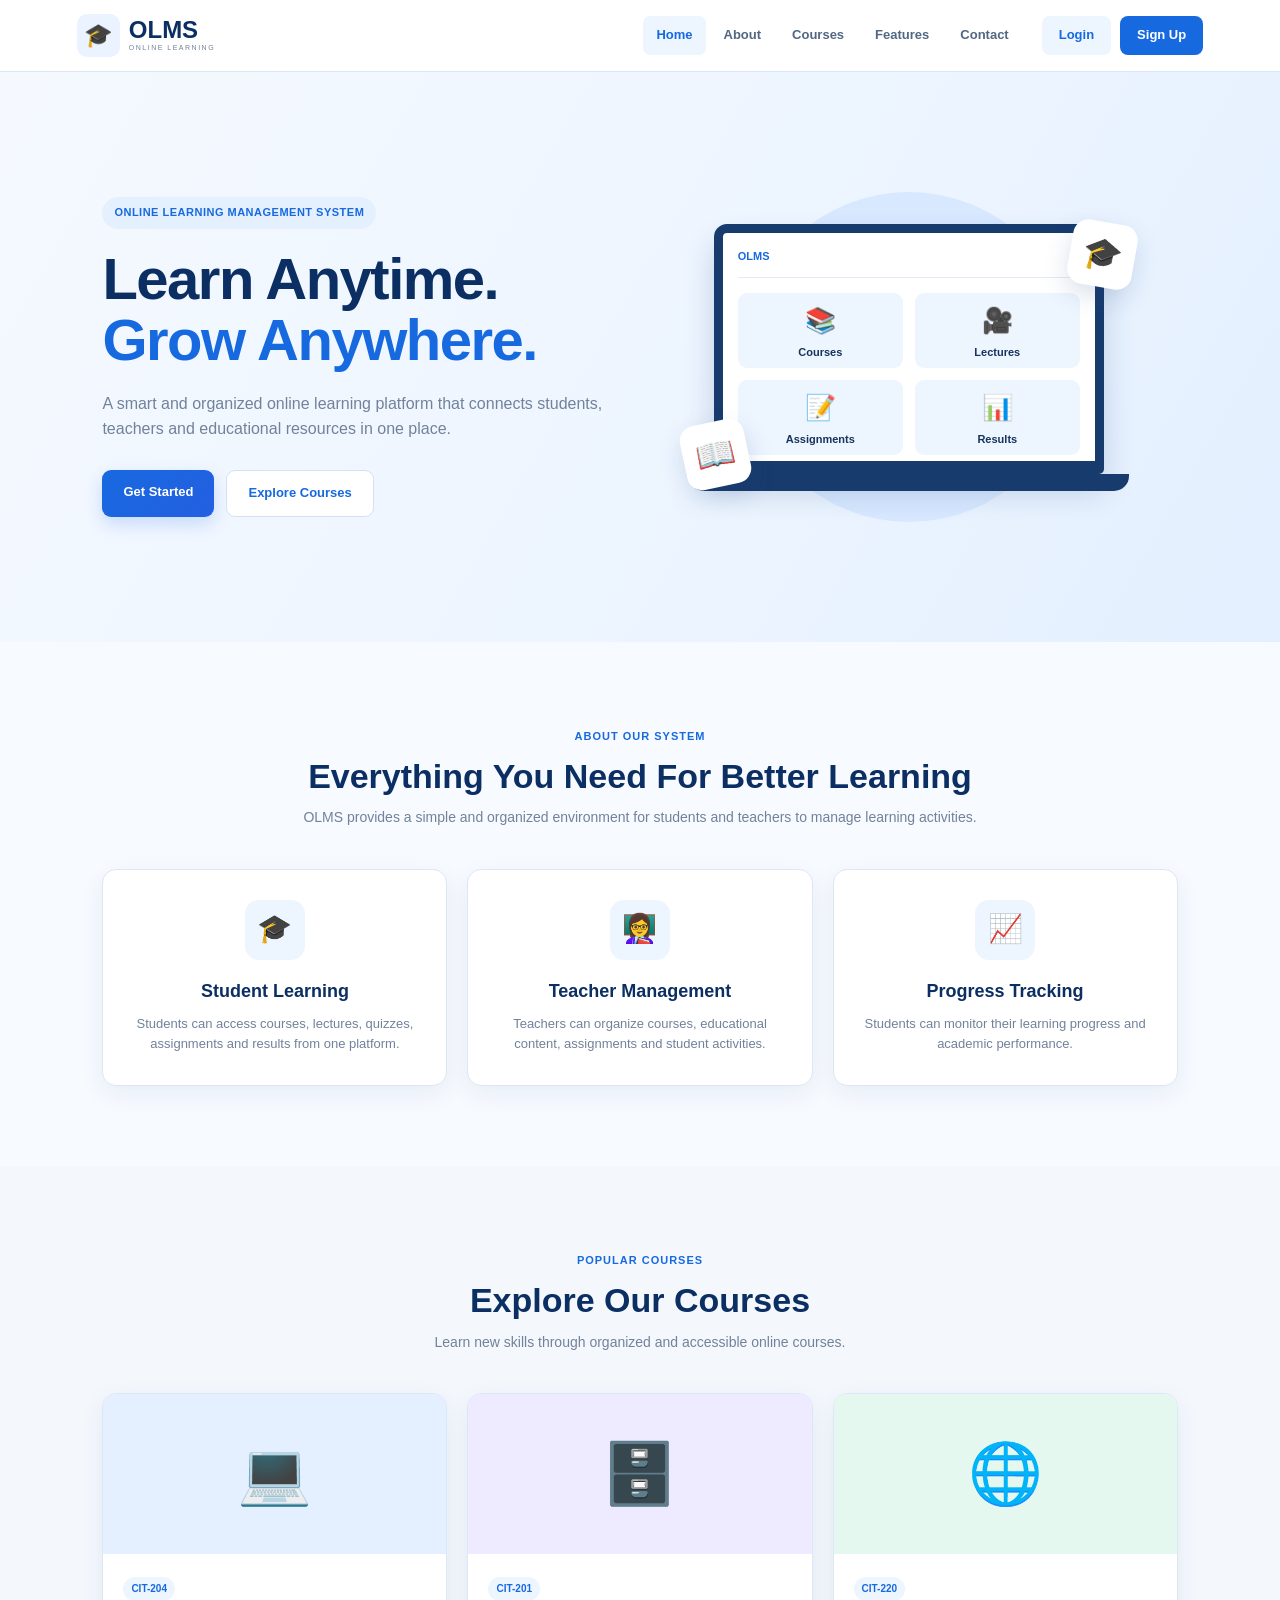
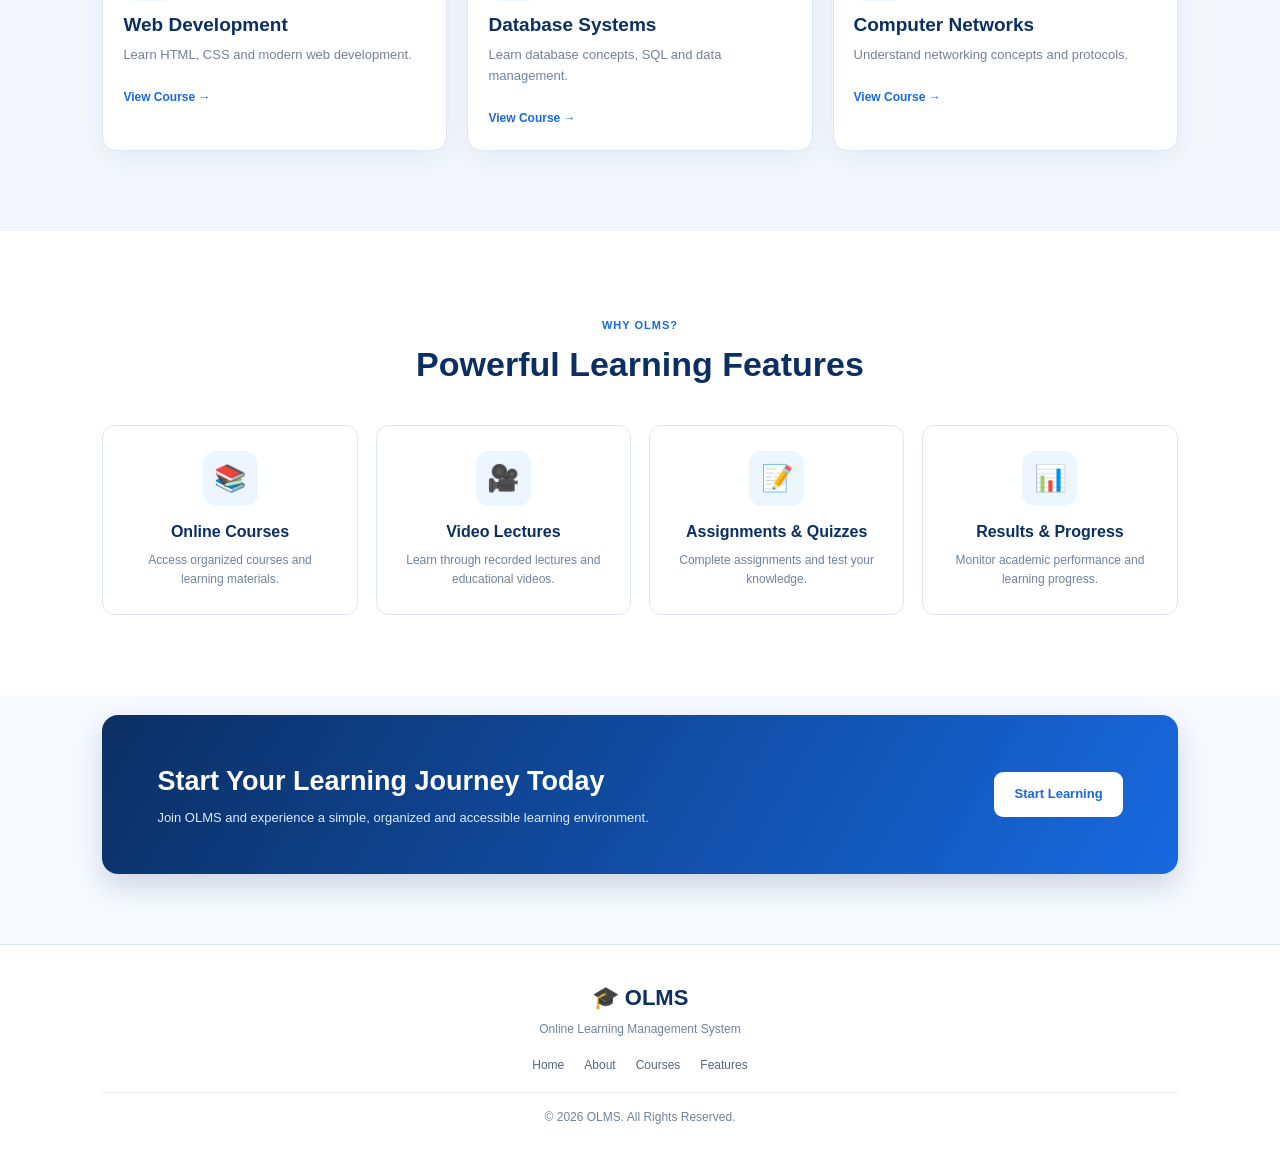
<file: Documents/WEB DEVELOPMENT/index.html>
<!DOCTYPE html>
<html lang="en">
<head>
    <meta charset="UTF-8">
    <meta name="viewport" content="width=device-width, initial-scale=1.0">
    <title>OLMS - Online Learning Management System</title>

    <link rel="stylesheet" href="style.css">
</head>

<body>

    <!-- ================= HEADER ================= -->
    <header class="header">

        <div class="logo">
            <div class="logo-icon">🎓</div>
            <div class="logo-text">
                <span>OLMS</span>
                <small>ONLINE LEARNING</small>
            </div>
        </div>

        <nav class="navbar">
            <a href="#" class="active">Home</a>
            <a href="#about">About</a>
            <a href="#courses">Courses</a>
            <a href="#features">Features</a>
            <a href="#contact">Contact</a>
        </nav>

        <div class="header-buttons">
            <a href="login.html" class="login-btn">Login</a>
            <a href="register.html" class="signup-btn">Sign Up</a>
        </div>

    </header>


    <!-- ================= HERO SECTION ================= -->
    <section class="hero">

        <div class="hero-content">

            <span class="hero-label">
                ONLINE LEARNING MANAGEMENT SYSTEM
            </span>

            <h1>
                Learn Anytime.<br>
                <span>Grow Anywhere.</span>
            </h1>

            <p>
                A smart and organized online learning platform that
                connects students, teachers and educational resources
                in one place.
            </p>

            <div class="hero-buttons">
                <a href="login.html" class="primary-btn">
                    Get Started
                </a>

                <a href="#courses" class="secondary-btn">
                    Explore Courses
                </a>
            </div>

        </div>


        <!-- Hero Illustration -->
        <div class="hero-image">

            <div class="circle circle-one"></div>
            <div class="circle circle-two"></div>

            <div class="laptop">
                <div class="laptop-screen">

                    <div class="screen-top">
                        <span>OLMS</span>
                        <span>☰</span>
                    </div>

                    <div class="screen-content">

                        <div class="screen-card">
                            <span>📚</span>
                            <b>Courses</b>
                        </div>

                        <div class="screen-card">
                            <span>🎥</span>
                            <b>Lectures</b>
                        </div>

                        <div class="screen-card">
                            <span>📝</span>
                            <b>Assignments</b>
                        </div>

                        <div class="screen-card">
                            <span>📊</span>
                            <b>Results</b>
                        </div>

                    </div>

                </div>

                <div class="laptop-base"></div>

            </div>

            <div class="floating-book">📖</div>
            <div class="floating-cap">🎓</div>

        </div>

    </section>


    <!-- ================= ABOUT ================= -->
    <section class="section" id="about">

        <div class="section-heading">
            <span>ABOUT OUR SYSTEM</span>
            <h2>Everything You Need For Better Learning</h2>
            <p>
                OLMS provides a simple and organized environment
                for students and teachers to manage learning activities.
            </p>
        </div>

        <div class="about-grid">

            <div class="info-card">
                <div class="card-icon">🎓</div>
                <h3>Student Learning</h3>
                <p>
                    Students can access courses, lectures, quizzes,
                    assignments and results from one platform.
                </p>
            </div>

            <div class="info-card">
                <div class="card-icon">👩‍🏫</div>
                <h3>Teacher Management</h3>
                <p>
                    Teachers can organize courses, educational content,
                    assignments and student activities.
                </p>
            </div>

            <div class="info-card">
                <div class="card-icon">📈</div>
                <h3>Progress Tracking</h3>
                <p>
                    Students can monitor their learning progress
                    and academic performance.
                </p>
            </div>

        </div>

    </section>


    <!-- ================= COURSES ================= -->
    <section class="section courses-section" id="courses">

        <div class="section-heading">
            <span>POPULAR COURSES</span>
            <h2>Explore Our Courses</h2>
            <p>
                Learn new skills through organized and accessible
                online courses.
            </p>
        </div>

        <div class="course-grid">

            <div class="course-card">

                <div class="course-image blue">
                    💻
                </div>

                <div class="course-content">
                    <span class="course-code">CIT-204</span>

                    <h3>Web Development</h3>

                    <p>
                        Learn HTML, CSS and modern web development.
                    </p>

                    <a href="course-detail.html" class="course-btn">
                        View Course →
                    </a>
                </div>

            </div>


            <div class="course-card">

                <div class="course-image purple">
                    🗄️
                </div>

                <div class="course-content">
                    <span class="course-code">CIT-201</span>

                    <h3>Database Systems</h3>

                    <p>
                        Learn database concepts, SQL and data management.
                    </p>

                    <a href="course-detail.html" class="course-btn">
                        View Course →
                    </a>
                </div>

            </div>


            <div class="course-card">

                <div class="course-image green">
                    🌐
                </div>

                <div class="course-content">
                    <span class="course-code">CIT-220</span>

                    <h3>Computer Networks</h3>

                    <p>
                        Understand networking concepts and protocols.
                    </p>

                    <a href="course-detail.html" class="course-btn">
                        View Course →
                    </a>
                </div>

            </div>

        </div>

    </section>


    <!-- ================= FEATURES ================= -->
    <section class="section features-section" id="features">

        <div class="section-heading">
            <span>WHY OLMS?</span>
            <h2>Powerful Learning Features</h2>
        </div>

        <div class="features-grid">

            <div class="feature">
                <div>📚</div>
                <h3>Online Courses</h3>
                <p>
                    Access organized courses and learning materials.
                </p>
            </div>

            <div class="feature">
                <div>🎥</div>
                <h3>Video Lectures</h3>
                <p>
                    Learn through recorded lectures and educational videos.
                </p>
            </div>

            <div class="feature">
                <div>📝</div>
                <h3>Assignments & Quizzes</h3>
                <p>
                    Complete assignments and test your knowledge.
                </p>
            </div>

            <div class="feature">
                <div>📊</div>
                <h3>Results & Progress</h3>
                <p>
                    Monitor academic performance and learning progress.
                </p>
            </div>

        </div>

    </section>


    <!-- ================= CALL TO ACTION ================= -->
    <section class="cta">

        <div>
            <h2>Start Your Learning Journey Today</h2>

            <p>
                Join OLMS and experience a simple,
                organized and accessible learning environment.
            </p>
        </div>

        <a href="login.html" class="cta-btn">
            Start Learning
        </a>

    </section>


    <!-- ================= FOOTER ================= -->
    <footer id="contact">

        <div class="footer-logo">
            🎓 <strong>OLMS</strong>
        </div>

        <p>
            Online Learning Management System
        </p>

        <div class="footer-links">
            <a href="#">Home</a>
            <a href="#about">About</a>
            <a href="#courses">Courses</a>
            <a href="#features">Features</a>
        </div>

        <p class="copyright">
            © 2026 OLMS. All Rights Reserved.
        </p>

    </footer>

</body>
</html>
</file>
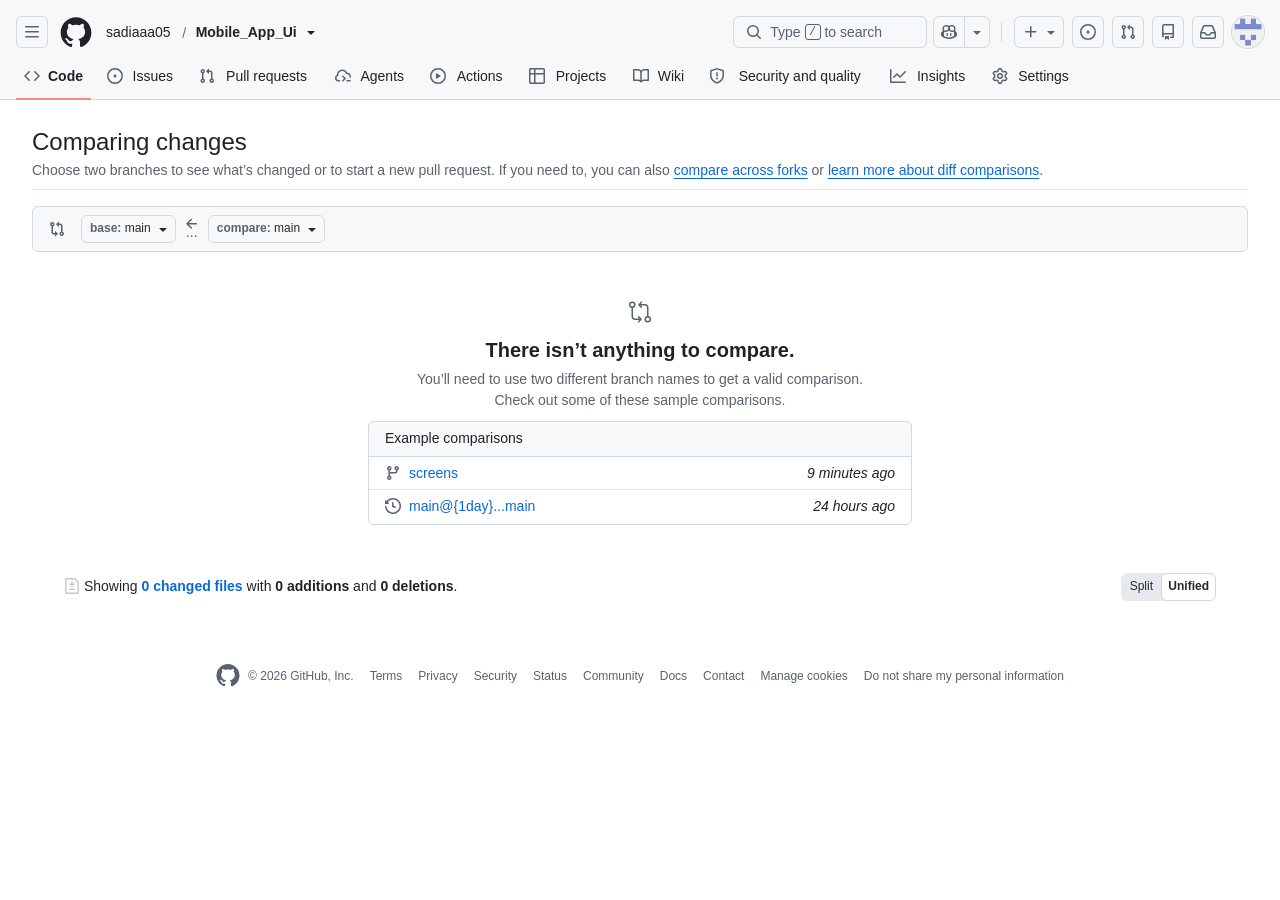
<file: Documents/Mobile Application Development/Comparing main...main · sadiaaa05_Mobile_App_Ui.html>
<!DOCTYPE html>
<!-- saved from url=(0062)https://github.com/sadiaaa05/Mobile_App_Ui/compare/main...main -->
<html lang="en" data-color-mode="auto" data-light-theme="light" data-dark-theme="dark" data-a11y-animated-images="system" data-a11y-link-underlines="true" data-turbo-loaded="" class="js-focus-visible" data-js-focus-visible=""><head><meta http-equiv="Content-Type" content="text/html; charset=UTF-8"><style type="text/css">.turbo-progress-bar {
  position: fixed;
  display: block;
  top: 0;
  left: 0;
  height: 3px;
  background: #0076ff;
  z-index: 2147483647;
  transition:
    width 300ms ease-out,
    opacity 150ms 150ms ease-in;
  transform: translate3d(0, 0, 0);
}
</style><style>
:root {
  --fontStack-monospace: "Monaspace Neon", ui-monospace, SFMono-Regular, SF Mono, Menlo, Consolas, Liberation Mono, monospace !important;
}
</style>




  
    
  
  
  
  
  
  

<script type="importmap">{"imports":{"react":"https://github.githubassets.com/assets/react-e27d1b3e03961e68.js","react-dom":"https://github.githubassets.com/assets/react-dom-e5fd46a22d5c4058.js","react-dom/client":"https://github.githubassets.com/assets/react-dom-client-1b4a3ee065998cea.js","react-is":"https://github.githubassets.com/assets/react-is-e0b593954b4706d8.js","react-reconciler":"https://github.githubassets.com/assets/react-reconciler-8e99e505c4429605.js","react/compiler-runtime":"https://github.githubassets.com/assets/react-compiler-runtime-4610bd6d3de9c049.js","react/jsx-dev-runtime":"https://github.githubassets.com/assets/react-jsx-dev-runtime-ea55d68667d559e5.js","react/jsx-runtime":"https://github.githubassets.com/assets/react-jsx-runtime-4915cb0f5b3aff04.js","scheduler":"https://github.githubassets.com/assets/scheduler-58b860b049ca307c.js"}}</script>

<meta name="react-import-map" content="react,react-dom,react-dom/client,react-dom/profiling,react-is,react-reconciler,react/compiler-runtime,react/jsx-dev-runtime,react/jsx-runtime,scheduler@777f63f87cd0" data-turbo-track="reload">









  

  <link crossorigin="anonymous" media="all" rel="stylesheet" href="./Comparing main...main · sadiaaa05_Mobile_App_Ui_files/light-3a3d2c708970e4e8.css"><link crossorigin="anonymous" media="all" rel="stylesheet" href="./Comparing main...main · sadiaaa05_Mobile_App_Ui_files/dark-c9dacb4ec19616db.css"><link data-color-theme="light_high_contrast" crossorigin="anonymous" media="all" rel="stylesheet" data-href="https://github.githubassets.com/assets/light_high_contrast-9c7b506bdc5ea73f.css"><link data-color-theme="light_colorblind" crossorigin="anonymous" media="all" rel="stylesheet" data-href="https://github.githubassets.com/assets/light_colorblind-3862d92e8cad06f0.css"><link data-color-theme="light_colorblind_high_contrast" crossorigin="anonymous" media="all" rel="stylesheet" data-href="https://github.githubassets.com/assets/light_colorblind_high_contrast-554f83c57e146400.css"><link data-color-theme="light_tritanopia" crossorigin="anonymous" media="all" rel="stylesheet" data-href="https://github.githubassets.com/assets/light_tritanopia-8a8312bd5594c79a.css"><link data-color-theme="light_tritanopia_high_contrast" crossorigin="anonymous" media="all" rel="stylesheet" data-href="https://github.githubassets.com/assets/light_tritanopia_high_contrast-26b9d9807a0334fb.css"><link data-color-theme="dark_high_contrast" crossorigin="anonymous" media="all" rel="stylesheet" data-href="https://github.githubassets.com/assets/dark_high_contrast-5ef38214a3eabc7d.css"><link data-color-theme="dark_colorblind" crossorigin="anonymous" media="all" rel="stylesheet" data-href="https://github.githubassets.com/assets/dark_colorblind-bea0b289618fbfb6.css"><link data-color-theme="dark_colorblind_high_contrast" crossorigin="anonymous" media="all" rel="stylesheet" data-href="https://github.githubassets.com/assets/dark_colorblind_high_contrast-fe483dca5ad67edd.css"><link data-color-theme="dark_tritanopia" crossorigin="anonymous" media="all" rel="stylesheet" data-href="https://github.githubassets.com/assets/dark_tritanopia-7d4b8c531c77a24a.css"><link data-color-theme="dark_tritanopia_high_contrast" crossorigin="anonymous" media="all" rel="stylesheet" data-href="https://github.githubassets.com/assets/dark_tritanopia_high_contrast-edfb3968733aaf25.css"><link data-color-theme="dark_dimmed" crossorigin="anonymous" media="all" rel="stylesheet" data-href="https://github.githubassets.com/assets/dark_dimmed-1f24e8126354e7aa.css"><link data-color-theme="dark_dimmed_high_contrast" crossorigin="anonymous" media="all" rel="stylesheet" data-href="https://github.githubassets.com/assets/dark_dimmed_high_contrast-bb55737dcb13dc9b.css">

  <style type="text/css">
    :root {
      --tab-size-preference: 4;
    }

    pre, code {
      tab-size: var(--tab-size-preference);
    }
  </style>

    <link crossorigin="anonymous" media="all" rel="stylesheet" href="./Comparing main...main · sadiaaa05_Mobile_App_Ui_files/primer-primitives-02e066689466a8cd.css">
    <link crossorigin="anonymous" media="all" rel="stylesheet" href="./Comparing main...main · sadiaaa05_Mobile_App_Ui_files/primer-tailwind-compatible-c25d0da205edc392.css">
    <link crossorigin="anonymous" media="all" rel="stylesheet" href="./Comparing main...main · sadiaaa05_Mobile_App_Ui_files/global-58d1122073b19732.css">
    <link crossorigin="anonymous" media="all" rel="stylesheet" href="./Comparing main...main · sadiaaa05_Mobile_App_Ui_files/github-0b4a3ee3d18dc2f0.css">
    <link crossorigin="anonymous" media="all" rel="stylesheet" href="./Comparing main...main · sadiaaa05_Mobile_App_Ui_files/tailwind-db93d30d1799a351.css">
  <link crossorigin="anonymous" media="all" rel="stylesheet" href="./Comparing main...main · sadiaaa05_Mobile_App_Ui_files/repository-542ca59b4b92999d.css">

  

  <script type="application/json" id="client-env">{"locale":"en","featureFlags":["actions_caches_react_shell","actions_enable_background_steps","actions_new_hosted_runner_image_select_sizes_and_versions","actions_runners_react_shell","actions_workflow_language_service_allow_case_function","actions_workflows_react_toggle","agent_author_search_expansion","agent_author_search_expansion_ui_pulls","alternate_user_config_repo","async_conversion_coverage_enabled","billing_billable_licenses_cost_center_bucket_fix","billing_budget_expiration","billing_cost_center_list_assigned_resources","billing_discount_threshold_notification","ccr_implement_suggestion_refresh","code_quality_enablement_banner_targeting","code_quality_remove_preview","code_view_checks_live_updates","code_view_raf_sticky_lines","codemirror_inp_optimizations","codespaces_prebuild_region_target_update","coding_agent_third_party_model_ui","copilot_agent_snippy","copilot_ahp_tool_call_timing","copilot_api_agentic_issue_marshal_yaml","copilot_automation_repo_mcp_servers","copilot_automations_pagination","copilot_base_model_policy_row","copilot_chat_auto_mode_v2","copilot_chat_clear_model_selection_for_default_change","copilot_chat_disable_model_picker_while_streaming","copilot_chat_increase_token_padding","copilot_chat_persist_session_drafts","copilot_chat_vision_dotcom_chat_ga_gate","copilot_css_textarea_autosize","copilot_custom_copilots","copilot_custom_copilots_feature_preview","copilot_duplicate_thread","copilot_extensions_removal_on_marketplace","copilot_fix_failed_workflows_all_skus","copilot_hide_hovercard","copilot_immersive_task_hyperlinking","copilot_issue_list_show_more","copilot_managed_settings_validation_file_links","copilot_mc_cli_resume_any_users_task","copilot_mission_control_agent_merge_fix_ci","copilot_mission_control_agent_merge_resolve_conflicts","copilot_mission_control_awps_batching","copilot_mission_control_early_stop","copilot_mission_control_needs_attention","copilot_mission_control_reasoning_effort","copilot_mission_control_reuse_project_workspace","copilot_mission_control_sandbox_remote_bypass","copilot_mission_control_task_alive_updates","copilot_mission_control_task_sharing","copilot_mission_control_use_api_gateway","copilot_org_policy_page_focus_mode","copilot_share_active_subthread","copilot_spaces_ga","copilot_spaces_individual_policies_ga","copilot_swe_agent_authorization_status_ui","copilot_swe_agent_automation_resource_scoped_writes","copilot_swe_agent_discussion_comment_trigger","copilot_swe_agent_discussion_opened_trigger","copilot_swe_agent_discussion_updated_trigger","copilot_swe_agent_hide_model_picker_if_only_auto","copilot_swe_agent_issue_assigned_trigger","copilot_swe_agent_issue_closed_trigger","copilot_swe_agent_issue_comment_trigger","copilot_swe_agent_issue_labeled_trigger","copilot_swe_agent_issue_reopened_trigger","copilot_swe_agent_pr_comment_model_picker","copilot_swe_agent_pull_request_assigned_trigger","copilot_swe_agent_pull_request_closed_trigger","copilot_swe_agent_pull_request_comment_trigger","copilot_swe_agent_pull_request_converted_to_draft_trigger","copilot_swe_agent_pull_request_labeled_trigger","copilot_swe_agent_pull_request_merged_trigger","copilot_swe_agent_pull_request_opened_trigger","copilot_swe_agent_pull_request_ready_for_review_trigger","copilot_swe_agent_pull_request_reopened_trigger","copilot_swe_agent_pull_request_review_dismissed_trigger","copilot_swe_agent_pull_request_review_requested_trigger","copilot_swe_agent_pull_request_review_submitted_trigger","copilot_swe_agent_pull_request_review_thread_resolved_trigger","copilot_swe_agent_pull_request_review_thread_unresolved_trigger","copilot_swe_agent_pull_request_synchronize_trigger","copilot_swe_agent_sub_issue_added_trigger","copilot_swe_agent_use_subagents","copilot_task_api_github_rest_style","copilot_task_scoped_alive_channel","copilot_token_based_billing","copilot_unconfigured_is_inherited","copilot_user_can_upgrade_plan_field","copilot_workbench_sunset_redirect","dashboard_agents_module_auth_token_check","dashboard_indexeddb_caching","datadog_rum","datadog_rum_custom_metrics","fgpat_permissions_selector_redesign","glc_code_quality_repo_settings_workflow_config","hyperspace_2025_logged_out_batch_1","hyperspace_2025_logged_out_batch_2","hyperspace_2025_logged_out_batch_3","in_product_messaging_datadog_monitoring","ipm_ubb_individual_budget_banner","issue_fields_multi_select","issue_inline_avatars","issue_pinned_views","issue_pinned_views_team_vs_personal","issue_relative_time_micro","issues_expanded_file_types","issues_hide_closed_sub_issues","issues_index_query_persistence","issues_lazy_load_comment_box_suggestions","issues_react_chrome_container_query_fix","issues_react_include_bots_in_pickers","issues_react_ui_feedback","labels_archiving","labels_archiving_info","landing_pages_ninetailed","lifecycle_label_name_updates","marketing_cookie_consent_banner","marketing_pages_search_explore_provider","marketplace_sidebar_layout","memex_default_issue_create_repository","memex_live_update_hovercard","memex_mwl_filter_field_delimiter","memex_remove_deprecated_type_issue","memex_roadmap_drag_style","merge_queue_restricted_pushers_warning","merge_status_header_feedback","milestone_closed_issues_prioritization","octocaptcha_origin_optimization","one_copilot_dashboard_direct_task_launch","one_copilot_mcp_loading_status","pr_sfv_new_diff_fetch","primer_react_css_anchor_positioning","primer_react_merged_forwarded_refs","primer_react_timeline_list_semantics","prs_contextual_comment_controls","prs_copilot_app_open_action","prs_css_anchor_positioning","prs_interweave_commits_into_comments","prs_timeline_filters","prs_url_search_param_panels","prx_files","pull_request_copilot_attribution_header","pull_request_files_virtualization","pull_request_overview_panel_edit_description","pull_request_persister","pull_request_stacks_navigation_shortcuts","pull_request_virtualization_image_estimate","pull_request_virtualization_loader_batching","pull_request_virtualization_scroll_compensation","pull_request_virtualization_scroll_intent","pull_requests_deferred_highlight_fallback","quick_search_lazy_suggestions","react_blob_isolate_code_lines","react_blob_overlay","react_blob_ssr_content_visibility","react_data_router_nonblocking_revalidation","react_data_router_tanstack_allowed","react_logged_out_repository_header","react_query_props_with_key","react_sandbox_future_tanstack","repo_app_turbo","repo_deployments_sidebar_layout","repo_issues_sidebar_layout","repo_pulls_dashboard_persistence","repo_pulls_dashboard_surface","repos_contributors_limited_default_range","repository_suggester_elastic_search","review_involves_filter","rule_ignored_file_paths","rulesets_actor_list_editor","sample_network_conn_type","security_center_artifact_filters_popover","see_who_reacted","semantic_similarity_duplicate_issue_detection","session_logs_ungroup_reasoning_text","set_sha256_on_repo_creation_form","site_banner_desktop_copilot_app","site_ghca_pixel_mona","site_github_app_ga_page","site_github_app_ga_page_highlight","site_github_app_mobile_native_share","site_landing_pages_stable_canvas_position","speculation_rules_ui_service","suggest_custom_property_values_copilot","suppress_automated_browser_vitals","swp_forms_disable_octocaptcha","thread_resolution_reason","track_notifications_settings_usage","trusted_types","trusted_types_policies","ui_route_code_view","ui_route_repos","ui_service_code_view_budget_banner_eligibility","ui_service_eligible","ui_service_import_map_hydration_slot","unified_batch_pr_comments","universe26_banners_virt","update_issue_suggestions","viewscreen_sandbox","warn_inaccessible_attachments","webp_support","workstream_plugin_bootstrap"],"login":"sadiaaa05","uiComputeCohort":"treatment","githubDomain":"https://github.com","copilotApiOverrideUrl":"https://api.individual.githubcopilot.com","cmcApiUrl":"https://api.github.com/cmc_internal/api"}</script>
<script type="application/json" id="datadog-rum-config">{"version":1,"applicationId":"851db457-c3a9-463b-b2e5-906d1ef37118","clientToken":"[base64]","site":"datadoghq.com","service":"github-ui","env":"production","proxyUrl":"https://api.github.com/_private/browser/rum","sessionSampleRate":100.0,"profilingSampleRate":5.0}</script>






<script crossorigin="anonymous" type="module" src="./Comparing main...main · sadiaaa05_Mobile_App_Ui_files/environment-ce0c5fc29b3e4f07.js.download" defer="defer"></script>
<link crossorigin="anonymous" media="all" rel="stylesheet" href="./Comparing main...main · sadiaaa05_Mobile_App_Ui_files/app-runtime.11d24f4ef5060b0f.module.css">










<script crossorigin="anonymous" type="module" src="./Comparing main...main · sadiaaa05_Mobile_App_Ui_files/github-elements-d7ec4c2aabff7b97.js.download" defer="defer"></script>
<script crossorigin="anonymous" type="module" src="./Comparing main...main · sadiaaa05_Mobile_App_Ui_files/element-registry-48ef125356839a2c.js.download" defer="defer"></script>


















<script crossorigin="anonymous" type="module" src="./Comparing main...main · sadiaaa05_Mobile_App_Ui_files/behaviors-a049cd50905e5ecb.js.download" defer="defer"></script>
<link crossorigin="anonymous" media="all" rel="stylesheet" href="./Comparing main...main · sadiaaa05_Mobile_App_Ui_files/react-core.fab33199790f05d6.module.css">

<script crossorigin="anonymous" type="module" src="./Comparing main...main · sadiaaa05_Mobile_App_Ui_files/diffs-108290223403cfda.js.download" defer="defer"></script>

<script crossorigin="anonymous" type="module" src="./Comparing main...main · sadiaaa05_Mobile_App_Ui_files/repositories-bdb9e974d272d92f.js.download" defer="defer"></script>
  

  



  
  
  
  

    
  


  


    


  
  

  
  

    







  

  




    

  

    

    

      

      

    
    
    

      
  
  


      


      


      
      
      

        


  <meta http-equiv="x-pjax-version" content="3be2e0bf9dd2ebc3c6d7a06d45f6798de705e77ee92d8d0a68f1eab15903ff70" data-turbo-track="reload">
  <meta http-equiv="x-pjax-csp-version" content="c4a65e47b0c850e1157ae8e66298070851d7e3b558038de5a3b4ff7a93e630ed" data-turbo-track="reload">
  <meta http-equiv="x-pjax-css-version" content="29e3e619e13ed4b9386c950d46470e37da904acb4e96237d9ce12fcfbc801992" data-turbo-track="reload">
  <meta http-equiv="x-pjax-js-version" content="129e0a4d8ef436adc980d131f5f5ee41f266a1449c2f98dc76db604fef4d81d3" data-turbo-track="reload">

  

      

  
  



    

    
  


  


  

  <meta name="release" content="5f843fa53b41ccd987b2947f2a15e5fa4abd3b3a" data-turbo-track="reload">
  

  
  
  





  

  <link data-rspack="@github-ui/github-ui:chunk-kq9" rel="stylesheet" href="./Comparing main...main · sadiaaa05_Mobile_App_Ui_files/kq9.0780a71d35d6daec.module.css" crossorigin="anonymous"><link data-rspack="@github-ui/github-ui:chunk-bvx" rel="stylesheet" href="./Comparing main...main · sadiaaa05_Mobile_App_Ui_files/bvx.0fd74dad6143e9d2.module.css" crossorigin="anonymous"><link data-rspack="@github-ui/github-ui:chunk-u2l" rel="stylesheet" href="./Comparing main...main · sadiaaa05_Mobile_App_Ui_files/u2l.83cda5ce515ce175.module.css" crossorigin="anonymous"><link data-rspack="@github-ui/github-ui:chunk-rku" rel="stylesheet" href="./Comparing main...main · sadiaaa05_Mobile_App_Ui_files/rku.2cd1bbad5479cdcc.module.css" crossorigin="anonymous"><link data-rspack="@github-ui/github-ui:chunk-o4" rel="stylesheet" href="./Comparing main...main · sadiaaa05_Mobile_App_Ui_files/o4.94c8006849eaf8c7.module.css" crossorigin="anonymous"><link data-rspack="@github-ui/github-ui:chunk-47h" rel="stylesheet" href="./Comparing main...main · sadiaaa05_Mobile_App_Ui_files/47h.4844823025b83fbc.module.css" crossorigin="anonymous"><link data-rspack="@github-ui/github-ui:chunk-ha8" rel="stylesheet" href="./Comparing main...main · sadiaaa05_Mobile_App_Ui_files/ha8.0151bcf9a3c3b903.module.css" crossorigin="anonymous"><link data-rspack="@github-ui/github-ui:chunk-nm" rel="stylesheet" href="./Comparing main...main · sadiaaa05_Mobile_App_Ui_files/nm.e3c799fa8d3553dc.module.css" crossorigin="anonymous"><link data-rspack="@github-ui/github-ui:chunk-f4" rel="stylesheet" href="./Comparing main...main · sadiaaa05_Mobile_App_Ui_files/f4.0f18edc440fc843d.module.css" crossorigin="anonymous"><link data-rspack="@github-ui/github-ui:chunk-igs" rel="stylesheet" href="./Comparing main...main · sadiaaa05_Mobile_App_Ui_files/igs.4d8e90405ab21fe7.module.css" crossorigin="anonymous"><link data-rspack="@github-ui/github-ui:chunk-h6" rel="stylesheet" href="./Comparing main...main · sadiaaa05_Mobile_App_Ui_files/h6.bccc4c4d391f2b0b.module.css" crossorigin="anonymous"><link data-rspack="@github-ui/github-ui:chunk-n3" rel="stylesheet" href="./Comparing main...main · sadiaaa05_Mobile_App_Ui_files/n3.c91bd20d2d534a97.module.css" crossorigin="anonymous"><link data-rspack="@github-ui/github-ui:chunk-m0" rel="stylesheet" href="./Comparing main...main · sadiaaa05_Mobile_App_Ui_files/m0.37fcdfcfa508538c.module.css" crossorigin="anonymous"><link data-rspack="@github-ui/github-ui:chunk-5gc" rel="stylesheet" href="./Comparing main...main · sadiaaa05_Mobile_App_Ui_files/5gc.c92e53e7a3364041.module.css" crossorigin="anonymous"><link data-rspack="@github-ui/github-ui:chunk-m4" rel="stylesheet" href="./Comparing main...main · sadiaaa05_Mobile_App_Ui_files/m4.21886669d07ef088.module.css" crossorigin="anonymous"><link data-rspack="@github-ui/github-ui:chunk-d5" rel="stylesheet" href="./Comparing main...main · sadiaaa05_Mobile_App_Ui_files/d5.b8f9b7723a7e8e8d.module.css" crossorigin="anonymous"><link data-rspack="@github-ui/github-ui:chunk-k1" rel="stylesheet" href="./Comparing main...main · sadiaaa05_Mobile_App_Ui_files/k1.3415d9128114a8c6.module.css" crossorigin="anonymous"><link data-rspack="@github-ui/github-ui:chunk-oi" rel="stylesheet" href="./Comparing main...main · sadiaaa05_Mobile_App_Ui_files/oi.1d37acbf581c62a0.module.css" crossorigin="anonymous"><link data-rspack="@github-ui/github-ui:chunk-2p" rel="stylesheet" href="./Comparing main...main · sadiaaa05_Mobile_App_Ui_files/2p.c1911863be08e7cc.module.css" crossorigin="anonymous"><link data-rspack="@github-ui/github-ui:chunk-rza" rel="stylesheet" href="./Comparing main...main · sadiaaa05_Mobile_App_Ui_files/rza.102a4db9935ff82d.module.css" crossorigin="anonymous"><link data-rspack="@github-ui/github-ui:chunk-fzs" rel="stylesheet" href="./Comparing main...main · sadiaaa05_Mobile_App_Ui_files/fzs.0b0e1f0872cf9c2e.module.css" crossorigin="anonymous"><link data-rspack="@github-ui/github-ui:chunk-na" rel="stylesheet" href="./Comparing main...main · sadiaaa05_Mobile_App_Ui_files/na.817bf759ec7ca813.module.css" crossorigin="anonymous"><link data-rspack="@github-ui/github-ui:chunk-yzx" rel="stylesheet" href="./Comparing main...main · sadiaaa05_Mobile_App_Ui_files/yzx.aace090fd7d024af.module.css" crossorigin="anonymous"><link data-rspack="@github-ui/github-ui:chunk-un" rel="stylesheet" href="./Comparing main...main · sadiaaa05_Mobile_App_Ui_files/un.a9198d5be77a3d2e.module.css" crossorigin="anonymous"><link rel="dns-prefetch" href="https://github.githubassets.com/"><link rel="dns-prefetch" href="https://avatars.githubusercontent.com/"><link rel="dns-prefetch" href="https://github-cloud.s3.amazonaws.com/"><link rel="dns-prefetch" href="https://user-images.githubusercontent.com/"><link rel="preconnect" href="https://github.githubassets.com/" crossorigin=""><link rel="preconnect" href="https://avatars.githubusercontent.com/"><link crossorigin="anonymous" rel="modulepreload" href="https://github.githubassets.com/assets/react-e27d1b3e03961e68.js"><link crossorigin="anonymous" rel="modulepreload" href="https://github.githubassets.com/assets/react-compiler-runtime-4610bd6d3de9c049.js"><link crossorigin="anonymous" rel="modulepreload" href="https://github.githubassets.com/assets/scheduler-58b860b049ca307c.js"><link crossorigin="anonymous" rel="modulepreload" href="https://github.githubassets.com/assets/react-dom-e5fd46a22d5c4058.js"><link crossorigin="anonymous" rel="modulepreload" href="https://github.githubassets.com/assets/react-dom-client-1b4a3ee065998cea.js"><link crossorigin="anonymous" rel="modulepreload" href="https://github.githubassets.com/assets/react-is-e0b593954b4706d8.js"><link crossorigin="anonymous" rel="modulepreload" href="https://github.githubassets.com/assets/react-jsx-runtime-4915cb0f5b3aff04.js"><link crossorigin="anonymous" rel="modulepreload" href="https://github.githubassets.com/assets/react-reconciler-8e99e505c4429605.js"><link crossorigin="anonymous" rel="modulepreload" href="https://github.githubassets.com/assets/wp-runtime-285f98edcab42d46.js"><link crossorigin="anonymous" rel="modulepreload" href="https://github.githubassets.com/assets/app-foundation-799625033ee8341e.js"><link crossorigin="anonymous" rel="modulepreload" href="https://github.githubassets.com/assets/app-runtime-75fe7337a5ae1f43.js"><link crossorigin="anonymous" rel="modulepreload" href="https://github.githubassets.com/assets/fetch-utilities-4206e824857cdbac.js"><link crossorigin="anonymous" rel="modulepreload" href="https://github.githubassets.com/assets/ser-1ce9ba53965ee000.js"><link crossorigin="anonymous" rel="modulepreload" href="https://github.githubassets.com/assets/tp-e043b09789480cb5.js"><link crossorigin="anonymous" rel="modulepreload" href="https://github.githubassets.com/assets/catalyst-5bc36fa5a846f5a0.js"><link crossorigin="anonymous" rel="modulepreload" href="https://github.githubassets.com/assets/selector-observer-7ae05416e4a383ae.js"><link crossorigin="anonymous" rel="modulepreload" href="https://github.githubassets.com/assets/relative-time-element-b2d8b7dede692c9f.js"><link crossorigin="anonymous" rel="modulepreload" href="https://github.githubassets.com/assets/by-473024a3f6cb3892.js"><link crossorigin="anonymous" rel="modulepreload" href="https://github.githubassets.com/assets/ja9-b94de714266ba389.js"><link crossorigin="anonymous" rel="modulepreload" href="https://github.githubassets.com/assets/3h2-5f8899065b81d778.js"><link crossorigin="anonymous" rel="modulepreload" href="https://github.githubassets.com/assets/t2-19741658de225445.js"><link crossorigin="anonymous" rel="modulepreload" href="https://github.githubassets.com/assets/z8-5c899bb34cf0fc51.js"><link crossorigin="anonymous" rel="modulepreload" href="https://github.githubassets.com/assets/hj-ece3bec966e8a2b6.js"><link crossorigin="anonymous" rel="modulepreload" href="https://github.githubassets.com/assets/wc-33edcf25ba11d33f.js"><link crossorigin="anonymous" rel="modulepreload" href="https://github.githubassets.com/assets/runtime-helpers-b7e0a61126a143c7.js"><link crossorigin="anonymous" rel="modulepreload" href="https://github.githubassets.com/assets/aria-live-edd851c704c6b3ca.js"><link crossorigin="anonymous" rel="modulepreload" href="https://github.githubassets.com/assets/hotkey-a82e6cb07443fd1c.js"><link crossorigin="anonymous" rel="modulepreload" href="https://github.githubassets.com/assets/react-core-7fe869c9c8566fc0.js"><link crossorigin="anonymous" rel="modulepreload" href="https://github.githubassets.com/assets/a96-f44dcca0945fa24d.js"><link crossorigin="anonymous" rel="modulepreload" href="https://github.githubassets.com/assets/ur-b820e79826e6a550.js"><link crossorigin="anonymous" rel="modulepreload" href="https://github.githubassets.com/assets/4t-f1181f796eb9ea15.js"><link crossorigin="anonymous" rel="modulepreload" href="https://github.githubassets.com/assets/pb0-b19b273276c337a2.js"><link crossorigin="anonymous" rel="modulepreload" href="https://github.githubassets.com/assets/6n-b72a71e2477d5d76.js"><link crossorigin="anonymous" rel="modulepreload" href="https://github.githubassets.com/assets/z-b2cf9f86cb4bed3b.js"><link crossorigin="anonymous" rel="modulepreload" href="https://github.githubassets.com/assets/9k-707f3c96c4acaae5.js"><link crossorigin="anonymous" rel="modulepreload" href="https://github.githubassets.com/assets/0r-4c4af04176d5b5a2.js"><link crossorigin="anonymous" rel="modulepreload" href="https://github.githubassets.com/assets/etr-10a33b4e28a5264e.js"><link crossorigin="anonymous" rel="modulepreload" href="https://github.githubassets.com/assets/ow-98d10140e8228c74.js"><link crossorigin="anonymous" rel="modulepreload" href="https://github.githubassets.com/assets/b3-8c6a9e264988c148.js"><link crossorigin="anonymous" rel="modulepreload" href="https://github.githubassets.com/assets/eonf-7297a0ec85fc5281.js"><link crossorigin="anonymous" rel="modulepreload" href="https://github.githubassets.com/assets/xrz-5d469e804fd41d09.js"><link crossorigin="anonymous" rel="modulepreload" href="https://github.githubassets.com/assets/yga-dd50cf95593467fe.js"><link crossorigin="anonymous" rel="modulepreload" href="https://github.githubassets.com/assets/44-cd6f27beee56865f.js"><link crossorigin="anonymous" rel="modulepreload" href="https://github.githubassets.com/assets/li-902486fa635be114.js"><title>Comparing main...main · sadiaaa05/Mobile_App_Ui</title><meta name="fetch-nonce" content="v2:52692476-d30b-9fe1-b6f2-2d2d7ec5a8bc"><meta name="current-catalog-service-hash" content="ae870bc5e265a340912cde392f23dad3671a0a881730ffdadd82f2f57d81641b"><link rel="assets" href="https://github.githubassets.com/"><meta name="google-site-verification" content="Apib7-x98H0j5cPqHWwSMm6dNU4GmODRoqxLiDzdx9I"><meta name="octolytics-url" content="https://collector.github.com/github/collect"><meta name="octolytics-actor-id" content="332357705"><meta name="octolytics-actor-login" content="sadiaaa05"><meta name="octolytics-actor-hash" content="643b12e8cad617a799135d7d1704d981b5e2e8a518ef0d1ff8cc60b71a5e7f92"><meta name="user-login" content="sadiaaa05"><link rel="sudo-modal" href="https://github.com/sessions/sudo_modal"><meta name="viewport" content="width=device-width"><meta name="description" content="Official repository of team &quot;Mobile_App_Ui&quot;. Collaborative mobile application and web development projects built by DAE CIT developers. Driven by clean code and cross-platform solutions.  - Compare · sadiaaa05/Mobile_App_Ui"><link rel="search" type="application/opensearchdescription+xml" href="https://github.com/opensearch.xml" title="GitHub"><link rel="fluid-icon" href="https://github.com/fluidicon.png" title="GitHub"><meta property="fb:app_id" content="1401488693436528"><meta name="apple-itunes-app" content="app-id=1477376905, app-argument=https://github.com/sadiaaa05/Mobile_App_Ui/compare"><meta name="twitter:image" content="https://opengraph.githubassets.com/fd84060fe333cf2e1a015ff57d83e3b8e16cba74ec79fcc6374f7179b1403d96/sadiaaa05/Mobile_App_Ui"><meta name="twitter:site" content="@github"><meta name="twitter:card" content="summary_large_image"><meta name="twitter:title" content="Compare · sadiaaa05/Mobile_App_Ui"><meta name="twitter:description" content="Official repository of team &amp;amp;quot;Mobile_App_Ui&amp;amp;quot;. Collaborative mobile application and web development projects built by DAE CIT developers. Driven by clean code and cross-platform sol..."><meta property="og:image" content="https://opengraph.githubassets.com/fd84060fe333cf2e1a015ff57d83e3b8e16cba74ec79fcc6374f7179b1403d96/sadiaaa05/Mobile_App_Ui"><meta property="og:image:alt" content="Official repository of team &amp;quot;Mobile_App_Ui&amp;quot;. Collaborative mobile application and web development projects built by DAE CIT developers. Driven by clean code and cross-platform solutions. ..."><meta property="og:image:width" content="1200"><meta property="og:image:height" content="600"><meta property="og:site_name" content="GitHub"><meta property="og:type" content="object"><meta property="og:title" content="Compare · sadiaaa05/Mobile_App_Ui"><meta property="og:url" content="https://github.com/sadiaaa05/Mobile_App_Ui"><meta property="og:description" content="Official repository of team &amp;quot;Mobile_App_Ui&amp;quot;. Collaborative mobile application and web development projects built by DAE CIT developers. Driven by clean code and cross-platform solutions. ..."><link rel="shared-web-socket" href="wss://alive.github.com/_sockets/u/332357705/ws?session=eyJ2IjoiVjMiLCJ1IjozMzIzNTc3MDUsInMiOjIzNTQ3NDg5MjAsImMiOjMwNDAwODc2NTYsInQiOjE3OTI0Nzg1MDV9--73bdfbb038f8b236a9a1cf422584238fd1730581e667b542cd029e590be3a838" data-refresh-url="/_alive" data-session-id="3c0e57c57cdec353b75ca034b73fbbc1a23011667e5ca3157c86b3cfb90d2a55"><meta name="hostname" content="github.com"><meta name="keyboard-shortcuts-preference" content="all"><meta name="hovercards-preference" content="true"><meta name="announcement-preference-hovercard" content="true"><meta name="expected-hostname" content="github.com"><meta name="go-import" content="github.com/sadiaaa05/Mobile_App_Ui git https://github.com/sadiaaa05/Mobile_App_Ui.git"><meta name="octolytics-dimension-user_id" content="332357705"><meta name="octolytics-dimension-user_login" content="sadiaaa05"><meta name="octolytics-dimension-repository_id" content="1425085679"><meta name="octolytics-dimension-repository_nwo" content="sadiaaa05/Mobile_App_Ui"><meta name="octolytics-dimension-repository_public" content="true"><meta name="octolytics-dimension-repository_is_fork" content="false"><meta name="octolytics-dimension-repository_network_root_id" content="1425085679"><meta name="octolytics-dimension-repository_network_root_nwo" content="sadiaaa05/Mobile_App_Ui"><meta name="current-repo-nwo" content="sadiaaa05/Mobile_App_Ui"><meta name="turbo-body-classes" content="logged-in env-production page-responsive text-rendering-optimize-speed"><meta name="disable-turbo" content="false"><meta name="browser-stats-url" content="https://api.github.com/_private/browser/stats"><meta name="browser-errors-url" content="https://api.github.com/_private/browser/errors"><meta name="ui-target" content="full"><link rel="mask-icon" href="https://github.githubassets.com/assets/pinned-octocat-093da3e6fa40.svg" color="#000000"><link rel="alternate icon" class="js-site-favicon" type="image/png" href="https://github.githubassets.com/favicons/favicon.png"><link rel="icon" class="js-site-favicon" type="image/svg+xml" href="https://github.githubassets.com/favicons/favicon.svg" data-base-href="https://github.githubassets.com/favicons/favicon"><meta name="theme-color" content="#1e2327"><meta name="color-scheme" content="light dark"><link rel="manifest" href="https://github.com/manifest.json" crossorigin="use-credentials"><meta name="react-profiling" content="0" data-turbo-transient=""><meta name="route-pattern" content="/:user_id/:repository/compare/:range" data-turbo-transient=""><meta name="route-controller" content="compare" data-turbo-transient=""><meta name="route-action" content="show" data-turbo-transient=""><meta name="selected-link" value="repo_source" data-turbo-transient=""><meta name="analytics-location" content="/&lt;user-name&gt;/&lt;repo-name&gt;/compare/show" data-turbo-transient=""><meta name="request-id" content="FEEB:96D21:1015FB:168759:6AD70D37" data-turbo-transient=""><meta name="html-safe-nonce" content="54782d9b549ba768341651bfc888b1b551df6a82ca7c9eba620336939a8dc051" data-turbo-transient=""><meta name="visitor-payload" content="[base64]" data-turbo-transient=""><meta name="visitor-hmac" content="801adc442c670d6ba090ff633716d860217202f3bd096a63eaa9e5a796f7c663" data-turbo-transient=""><meta name="github-keyboard-shortcuts" content="repository,source-code,copilot" data-turbo-transient=""><meta name="hovercard-subject-tag" content="repository:1425085679" data-turbo-transient=""><meta name="turbo-cache-control" content="no-preview" data-turbo-transient=""><link data-turbo-transient="" rel="alternate" type="text/x-diff" href="https://github.com/sadiaaa05/Mobile_App_Ui/compare/main...main.diff"><link data-turbo-transient="" rel="alternate" type="text/x-patch" href="https://github.com/sadiaaa05/Mobile_App_Ui/compare/main...main.patch"><meta name="session-resume-id" content="/sadiaaa05/Mobile_App_Ui/compare" data-turbo-transient=""></head>

  <body class="logged-in env-production page-responsive text-rendering-optimize-speed" style="word-wrap: break-word;">
    <div data-turbo-body="" class="logged-in env-production page-responsive text-rendering-optimize-speed" style="word-wrap: break-word;">
      <div id="__primerPortalRoot__" style="z-index: 1000; position: absolute; width: 100%;" data-turbo-permanent=""></div>
      

    <div class="position-relative header-wrapper js-header-wrapper ">
      <a href="https://github.com/sadiaaa05/Mobile_App_Ui/compare/main...main#start-of-content" data-skip-target-assigned="false" class="tmp-p-3 color-bg-accent-emphasis color-fg-on-emphasis show-on-focus js-skip-to-content">Skip to content</a>

      <span data-view-component="true" class="progress-pjax-loader Progress position-fixed width-full">
    <span style="width: 0%;" data-view-component="true" class="Progress-item progress-pjax-loader-bar left-0 top-0 color-bg-accent-emphasis"></span>
</span>      
      <link crossorigin="anonymous" rel="modulepreload" href="https://github.githubassets.com/assets/primer-react-aa472ad9b7027c95.js" fetchpriority="low">
<link crossorigin="anonymous" rel="modulepreload" href="https://github.githubassets.com/assets/op-76db8804e205b5d5.js" fetchpriority="low">
<link crossorigin="anonymous" rel="modulepreload" href="https://github.githubassets.com/assets/nc-2485e88d8a01d9c2.js" fetchpriority="low">
<link crossorigin="anonymous" rel="modulepreload" href="https://github.githubassets.com/assets/qmp-308230626a2aedb0.js" fetchpriority="low">
<link crossorigin="anonymous" rel="modulepreload" href="https://github.githubassets.com/assets/t7l-699ca510ac327acf.js" fetchpriority="low">
<link crossorigin="anonymous" rel="modulepreload" href="https://github.githubassets.com/assets/3s-ebbc335534e40b2a.js" fetchpriority="low">
<link crossorigin="anonymous" rel="modulepreload" href="https://github.githubassets.com/assets/gj-b68aa2e46dac0e69.js" fetchpriority="low">
<link crossorigin="anonymous" rel="modulepreload" href="https://github.githubassets.com/assets/bbj-120f614daab2ee1d.js" fetchpriority="low">
<link crossorigin="anonymous" rel="modulepreload" href="https://github.githubassets.com/assets/keyboard-shortcuts-dialog-9e8e1fb335add79f.js" fetchpriority="low">
<link crossorigin="anonymous" media="all" rel="stylesheet" href="./Comparing main...main · sadiaaa05_Mobile_App_Ui_files/primer-react-css.41e8289c1ff152bd.module.css">
<link crossorigin="anonymous" media="all" rel="stylesheet" href="./Comparing main...main · sadiaaa05_Mobile_App_Ui_files/keyboard-shortcuts-dialog.8d319a68b7b6667a.module.css">

<react-partial partial-name="keyboard-shortcuts-dialog" data-ssr="false" data-attempted-ssr="false" data-react-profiling="false" data-catalyst="" class="loaded">
  
  <script type="application/json" data-target="react-partial.embeddedData">{"props":{"docsUrl":"https://docs.github.com/get-started/accessibility/keyboard-shortcuts"}}</script>
  <div data-target="react-partial.reactRoot"><div class="d-none"></div></div>
</react-partial>





      

          <link crossorigin="anonymous" rel="modulepreload" href="https://github.githubassets.com/assets/g6m-a05cbcd94ac196d8.js" fetchpriority="low">
<link crossorigin="anonymous" rel="modulepreload" href="https://github.githubassets.com/assets/app-install-banner-partial-f450ecd8e834c6cd.js" fetchpriority="low">
<link crossorigin="anonymous" media="all" rel="stylesheet" href="./Comparing main...main · sadiaaa05_Mobile_App_Ui_files/primer-react-css.41e8289c1ff152bd.module.css">
<link crossorigin="anonymous" media="all" rel="stylesheet" href="./Comparing main...main · sadiaaa05_Mobile_App_Ui_files/app-install-banner-partial.f7937ce6ae2fbc9a.module.css">

<react-partial partial-name="app-install-banner-partial" data-ssr="false" data-attempted-ssr="false" data-react-profiling="false" data-catalyst="" class="loaded">
  
  <script type="application/json" data-target="react-partial.embeddedData">{"props":{}}</script>
  <div data-target="react-partial.reactRoot"></div>
</react-partial>


          

                  <link crossorigin="anonymous" rel="modulepreload" href="https://github.githubassets.com/assets/j6-f38514fb943db6ec.js" fetchpriority="low">
<link crossorigin="anonymous" rel="modulepreload" href="https://github.githubassets.com/assets/y5-4fcf85a93b5b06b0.js" fetchpriority="low">
<link crossorigin="anonymous" rel="modulepreload" href="https://github.githubassets.com/assets/zd-61606dd1c14634aa.js" fetchpriority="low">
<link crossorigin="anonymous" rel="modulepreload" href="https://github.githubassets.com/assets/7v-88e5da497f84e96d.js" fetchpriority="low">
<link crossorigin="anonymous" rel="modulepreload" href="https://github.githubassets.com/assets/15-f26349519bec5482.js" fetchpriority="low">
<link crossorigin="anonymous" rel="modulepreload" href="https://github.githubassets.com/assets/5w-452c3a937483ff49.js" fetchpriority="low">
<link crossorigin="anonymous" rel="modulepreload" href="https://github.githubassets.com/assets/a3-535693ca876f3978.js" fetchpriority="low">
<link crossorigin="anonymous" rel="modulepreload" href="https://github.githubassets.com/assets/fx0-05f68952cd4c4b54.js" fetchpriority="low">
<link crossorigin="anonymous" rel="modulepreload" href="https://github.githubassets.com/assets/tjn-c8192b2dabd1ae8c.js" fetchpriority="low">
<link crossorigin="anonymous" rel="modulepreload" href="https://github.githubassets.com/assets/r7n-381a130887b7aeb7.js" fetchpriority="low">
<link crossorigin="anonymous" rel="modulepreload" href="https://github.githubassets.com/assets/gex-d368cfd87cd0aa60.js" fetchpriority="low">
<link crossorigin="anonymous" rel="modulepreload" href="https://github.githubassets.com/assets/t5-60a7d058a0d3af98.js" fetchpriority="low">
<link crossorigin="anonymous" rel="modulepreload" href="https://github.githubassets.com/assets/4y-9b20c7f1b1e68334.js" fetchpriority="low">
<link crossorigin="anonymous" rel="modulepreload" href="https://github.githubassets.com/assets/0-8bb1b20ebce778dd.js" fetchpriority="low">
<link crossorigin="anonymous" rel="modulepreload" href="https://github.githubassets.com/assets/jn-8d682b11fce7d25e.js" fetchpriority="low">
<link crossorigin="anonymous" rel="modulepreload" href="https://github.githubassets.com/assets/q6j-a0f5c18f21eed301.js" fetchpriority="low">
<link crossorigin="anonymous" rel="modulepreload" href="https://github.githubassets.com/assets/pgx-dd79b7c9d5ccc946.js" fetchpriority="low">
<link crossorigin="anonymous" rel="modulepreload" href="https://github.githubassets.com/assets/5l-a09e91e64044f066.js" fetchpriority="low">
<link crossorigin="anonymous" rel="modulepreload" href="https://github.githubassets.com/assets/1al-dbc76bfa747870da.js" fetchpriority="low">
<link crossorigin="anonymous" rel="modulepreload" href="https://github.githubassets.com/assets/zxp-b1b421e5749b9baa.js" fetchpriority="low">
<link crossorigin="anonymous" rel="modulepreload" href="https://github.githubassets.com/assets/9t-064ddb7b929b34ad.js" fetchpriority="low">
<link crossorigin="anonymous" rel="modulepreload" href="https://github.githubassets.com/assets/xpm-699cadc1a20b7325.js" fetchpriority="low">
<link crossorigin="anonymous" rel="modulepreload" href="https://github.githubassets.com/assets/43-efe637f521d688f0.js" fetchpriority="low">
<link crossorigin="anonymous" rel="modulepreload" href="https://github.githubassets.com/assets/0yx-6e44b5cba2d0d1f7.js" fetchpriority="low">
<link crossorigin="anonymous" rel="modulepreload" href="https://github.githubassets.com/assets/k54-6cf64d936e253d31.js" fetchpriority="low">
<link crossorigin="anonymous" rel="modulepreload" href="https://github.githubassets.com/assets/24-8bc4d151664bf03d.js" fetchpriority="low">
<link crossorigin="anonymous" rel="modulepreload" href="https://github.githubassets.com/assets/4h-9938b919ef32394f.js" fetchpriority="low">
<link crossorigin="anonymous" rel="modulepreload" href="https://github.githubassets.com/assets/3j7-de6ab620d2c6ec1d.js" fetchpriority="low">
<link crossorigin="anonymous" rel="modulepreload" href="https://github.githubassets.com/assets/aj-6d3aa2e6c4939409.js" fetchpriority="low">
<link crossorigin="anonymous" rel="modulepreload" href="https://github.githubassets.com/assets/li6-ab5fab0181849018.js" fetchpriority="low">
<link crossorigin="anonymous" rel="modulepreload" href="https://github.githubassets.com/assets/wv-ce103e9f87ad621f.js" fetchpriority="low">
<link crossorigin="anonymous" rel="modulepreload" href="https://github.githubassets.com/assets/global-nav-bar-eda00f1a879231c7.js" fetchpriority="low">
<link crossorigin="anonymous" media="all" rel="stylesheet" href="./Comparing main...main · sadiaaa05_Mobile_App_Ui_files/primer-react-css.41e8289c1ff152bd.module.css">
<link crossorigin="anonymous" media="all" rel="stylesheet" href="./Comparing main...main · sadiaaa05_Mobile_App_Ui_files/0yx.87256cbd6216cf2c.module.css">
<link crossorigin="anonymous" media="all" rel="stylesheet" href="./Comparing main...main · sadiaaa05_Mobile_App_Ui_files/k54.e9cc8c0ec9e8e133.module.css">
<link crossorigin="anonymous" media="all" rel="stylesheet" href="./Comparing main...main · sadiaaa05_Mobile_App_Ui_files/global-nav-bar.40334184c64206f4.module.css">

<react-partial partial-name="global-nav-bar" data-ssr="true" data-attempted-ssr="true" data-react-profiling="false" data-catalyst="" class="loaded">
  
  <script type="application/json" data-target="react-partial.embeddedData">{"props":{"contextRegion":{"crumbs":[{"crumb_type":"user","label":"sadiaaa05","is_root":false,"href":"/sadiaaa05"},{"crumb_type":"repository","label":"Mobile_App_Ui","is_root":false,"href":"/sadiaaa05/Mobile_App_Ui"}],"localNavigation":[{"id":"code","icon":"code","label":"Code","href":"/sadiaaa05/Mobile_App_Ui","selectedLinks":["repo_source","repo_downloads","repo_commits","repo_releases","repo_tags","repo_branches","repo_packages","repo_deployments","repo_attestations"],"popoverTarget":false,"commandId":"repositories:go-to-code","reactNav":{"appTarget":"code-view","anchor":"code-view-repo-link"},"turboNav":{"frame":"repo-content-turbo-frame"}},{"id":"issues","icon":"issue-opened","label":"Issues","href":"/sadiaaa05/Mobile_App_Ui/issues","selectedLinks":["repo_issues","repo_labels","repo_milestones"],"count":0,"popoverTarget":false,"commandId":"repositories:go-to-issues","reactNav":{"appTarget":"repo","anchor":null},"turboNav":{"frame":"repo-content-turbo-frame"}},{"id":"pull-requests","icon":"git-pull-request","label":"Pull requests","href":"/sadiaaa05/Mobile_App_Ui/pulls","selectedLinks":["repo_pulls","checks"],"count":0,"popoverTarget":false,"commandId":"repositories:go-to-pull-requests","reactNav":{"appTarget":"repo","anchor":null},"turboNav":{"frame":"repo-content-turbo-frame"}},{"id":"agents","icon":"agent","label":"Agents","href":"/sadiaaa05/Mobile_App_Ui/agents?author=sadiaaa05","selectedLinks":["repo_agents","repo_agents_task"],"popoverTarget":false,"commandId":"repositories:go-to-agents","reactNav":{"appTarget":"repo","anchor":null},"turboNav":{"frame":"repo-content-turbo-frame"}},{"id":"actions","icon":"play","label":"Actions","href":"/sadiaaa05/Mobile_App_Ui/actions","selectedLinks":["repo_actions"],"popoverTarget":false,"commandId":"repositories:go-to-actions","reactNav":{"appTarget":"repo","anchor":null},"turboNav":{"frame":"repo-content-turbo-frame"}},{"id":"projects","icon":"table","label":"Projects","href":"/sadiaaa05/Mobile_App_Ui/projects","selectedLinks":["repo_projects","new_repo_project","repo_project"],"popoverTarget":false,"commandId":"repositories:go-to-projects","reactNav":{"appTarget":"repo","anchor":null},"turboNav":{"frame":"repo-content-turbo-frame"}},{"id":"wiki","icon":"book","label":"Wiki","href":"/sadiaaa05/Mobile_App_Ui/wiki","selectedLinks":["repo_wiki"],"popoverTarget":false,"commandId":"repositories:go-to-wiki","reactNav":{"appTarget":null,"anchor":null},"turboNav":{"frame":"repo-content-turbo-frame"}},{"id":"security-and-quality","icon":"shield","label":"Security and quality","href":"/sadiaaa05/Mobile_App_Ui/security","selectedLinks":["security","overview","alerts","policy","token_scanning","code_scanning"],"count":0,"popoverTarget":false,"commandId":"repositories:go-to-security","reactNav":{"appTarget":null,"anchor":null},"turboNav":{"frame":"repo-content-turbo-frame"}},{"id":"insights","icon":"graph","label":"Insights","href":"/sadiaaa05/Mobile_App_Ui/pulse","selectedLinks":["repo_graphs","repo_contributors","dependency_graph","dependabot_updates","pulse","people","community"],"popoverTarget":false,"commandId":"repositories:go-to-insights","reactNav":{"appTarget":null,"anchor":null},"turboNav":{"frame":"repo-content-turbo-frame"}},{"id":"settings","icon":"gear","label":"Settings","href":"/sadiaaa05/Mobile_App_Ui/settings","selectedLinks":["code_review_limits","code_quality","codespaces_repository_settings","collaborators","custom_tabs","hooks","integration_installations","interaction_limits","issue_template_editor","key_links_settings","license_policy","notifications","repo_announcements","repo_branch_settings","repo_custom_properties","repo_keys_settings","repo_pages_settings","repo_protected_tags_settings","repo_rule_insights","repo_rule_insights_dashboard","repo_rules_bypass_requests","repo_rulesets","repo_settings_copilot_coding_guidelines","repo_settings_copilot_content_exclusion","repo_settings_copilot_dreams","repo_settings_copilot_internet_access","repo_settings_copilot_mcp","repo_settings_copilot_swe_agent","repo_settings","repo_suggestions_settings","reported_content","repository_actions_settings_add_new_runner","repository_actions_settings_general","repository_actions_settings_runner_details","repository_actions_settings_runners","repository_actions_settings","repository_actions_settings_policies","repository_actions_settings_policies_insights","repository_actions_settings_oidc_configuration","repository_drives_settings","repository_environments","role_details","secrets_settings_actions","secrets_settings_agents","secrets_settings_codespaces","secrets_settings_dependabot","secrets","security_analysis","security_products"],"popoverTarget":false,"commandId":"repositories:go-to-settings","reactNav":{"appTarget":null,"anchor":null},"turboNav":{"frame":"repo-content-turbo-frame"}}],"localNavigationUpdateChannel":"eyJjIjoicmVwbzoxNDI1MDg1Njc5OnVzZXI6MzMyMzU3NzA1OnNldHRpbmdzIiwidCI6MTc5MjQ3ODUwNX0=--1a7854ee4b0c91fa6815e817610f9c80ac470828596105cc36960c83ad7c06da","selectedLink":null,"currentPath":"/sadiaaa05/Mobile_App_Ui/compare"},"owner":{"login":"sadiaaa05","name":"Sadia Iftikhar","avatarUrl":"https://avatars.githubusercontent.com/u/332357705?v=4"},"headerLogo":{"href":"/","aria-label":"Homepage "},"notifications":{"indicatorMode":"none","websocketChannel":"eyJjIjoibm90aWZpY2F0aW9uLWNoYW5nZWQ6MzMyMzU3NzA1IiwidCI6MTc5MjQ3ODUwNX0=--06f49ee8b2ade708b3244adf3827f9166b55c33e999fb324c322659a0ad098f6","fetchIndicatorSrc":"/notifications/indicator","fetchIndicatorEnabled":true},"issues":{"href":"/issues"},"pulls":{"href":"/pulls"},"contributedRepos":{"href":"/repos"},"copilot":{"show":true,"showAgentsButton":false,"showRelaunchAnnouncement":false,"copilotChatUrl":"/github-copilot/chat?skip_anchor=true","copilotApiUrl":"https://api.individual.githubcopilot.com"},"search":{"show":true,"showCommandPalette":false,"isSearchPage":false,"isJumpToSearch":false,"searchContext":{"scope":"repo:sadiaaa05/Mobile_App_Ui","current_repo_name":"Mobile_App_Ui","current_repo_nwo":"sadiaaa05/Mobile_App_Ui","user_id":"sadiaaa05"}},"commandPalette":null,"enterpriseBar":{"show":false},"globalTransactionalMessage":[],"payloadsUrl":"/_global-navigation/payloads.json?can_toggle_site_admin_and_employee_status=0\u0026is_admin_mode_on=0\u0026is_ui_opted_out=0\u0026show_ui_opt_out=0\u0026v=8","contextRegionUrl":"/_global-navigation/context-region.json"}}</script>
  <div data-target="react-partial.reactRoot"><link rel="preload" as="image" href="./Comparing main...main · sadiaaa05_Mobile_App_Ui_files/332357705"><header aria-label="Global navigation menu" data-component="Stack" class="GlobalNav appHeader__6OmbvL prc-Stack-Stack-UQ9k6" data-gap="none" data-direction="vertical" data-align="stretch" data-wrap="nowrap" data-justify="start" data-padding="none"><div data-component="Stack" class="prc-Stack-Stack-UQ9k6" data-direction="horizontal" data-align="center" data-wrap="nowrap" data-justify="center" data-padding="none"><div data-testid="top-nav-left" data-component="Stack" class="left__VBt0gv withLocalNavigation__FzpnU6 prc-Stack-Stack-UQ9k6" data-gap="condensed" data-direction="horizontal" data-align="stretch" data-wrap="nowrap" data-justify="start" data-padding="normal"><div data-loading-wrapper="true"><button data-component="IconButton" type="button" aria-haspopup="dialog" class="prc-Button-ButtonBase-9n-Xk appHeaderButton__sQ5HIU prc-Button-IconButton-fyge7" data-loading="false" data-no-visuals="true" data-size="medium" data-variant="invisible" aria-labelledby="_R_1b9_"><svg data-component="Octicon" aria-hidden="true" focusable="false" class="octicon octicon-three-bars" viewBox="0 0 16 16" width="16" height="16" fill="currentColor" display="inline-block" overflow="visible" style="vertical-align:text-bottom"><path d="M1 2.75A.75.75 0 0 1 1.75 2h12.5a.75.75 0 0 1 0 1.5H1.75A.75.75 0 0 1 1 2.75Zm0 5A.75.75 0 0 1 1.75 7h12.5a.75.75 0 0 1 0 1.5H1.75A.75.75 0 0 1 1 7.75ZM1.75 12h12.5a.75.75 0 0 1 0 1.5H1.75a.75.75 0 0 1 0-1.5Z"></path></svg></button></div><span class="prc-TooltipV2-Tooltip-tLeuB" data-direction="s" data-component="Tooltip" aria-hidden="true" id="_R_1b9_" popover="auto">Open menu</span><div class="d-none"></div><a data-component="IconButton" type="button" class="prc-Button-ButtonBase-9n-Xk appHeaderHome__5NxwyK prc-Button-IconButton-fyge7" data-loading="false" data-no-visuals="true" data-size="medium" data-variant="invisible" aria-labelledby="_R_1j9_" href="https://github.com/" data-discover="true"><svg data-component="Octicon" aria-hidden="true" focusable="false" class="octicon octicon-mark-github" viewBox="0 0 24 24" width="32" height="32" fill="currentColor" display="inline-block" overflow="visible" style="vertical-align:text-bottom"><path d="M10.226 17.284c-2.965-.36-5.054-2.493-5.054-5.256 0-1.123.404-2.336 1.078-3.144-.292-.741-.247-2.314.09-2.965.898-.112 2.111.36 2.83 1.01.853-.269 1.752-.404 2.853-.404 1.1 0 1.999.135 2.807.382.696-.629 1.932-1.1 2.83-.988.315.606.36 2.179.067 2.942.72.854 1.101 2 1.101 3.167 0 2.763-2.089 4.852-5.098 5.234.763.494 1.28 1.572 1.28 2.807v2.336c0 .674.561 1.056 1.235.786 4.066-1.55 7.255-5.615 7.255-10.646C23.5 6.188 18.334 1 11.978 1 5.62 1 .5 6.188.5 12.545c0 4.986 3.167 9.12 7.435 10.669.606.225 1.19-.18 1.19-.786V20.63a2.9 2.9 0 0 1-1.078.224c-1.483 0-2.359-.808-2.987-2.313-.247-.607-.517-.966-1.034-1.033-.27-.023-.359-.135-.359-.27 0-.27.45-.471.898-.471.652 0 1.213.404 1.797 1.235.45.651.921.943 1.483.943.561 0 .92-.202 1.437-.719.382-.381.674-.718.944-.943"></path></svg></a><span class="prc-TooltipV2-Tooltip-tLeuB" data-direction="s" data-component="Tooltip" aria-hidden="true" popover="auto"><span id="_R_1j9_">Homepage <span class="prc-src-InternalVisuallyHidden-2YaI6">(<!-- -->g then d<!-- -->)</span></span><span class="prc-TooltipV2-KeybindingHintContainer-Ymj-3 prc-TooltipV2-HasTextBefore-fdOXj" aria-hidden="true" data-component="Tooltip.KeybindingHintContainer"><kbd class="prc-KeybindingHint-KeybindingHint-qpYIs prc-Text-Text-9mHv3" data-component="KeybindingHint" data-testid="keybinding-hint"><span class="prc-components-Chord-DdhWN prc-components-ChordOnEmphasis-O-4BS prc-components-ChordSmall-c-P-x prc-Text-Text-9mHv3" data-component="Text" data-kbd-chord="true"> <span class="prc-src-InternalVisuallyHidden-2YaI6">g</span><span aria-hidden="true">G</span></span><span class="prc-src-InternalVisuallyHidden-2YaI6">then</span> <span class="prc-components-Chord-DdhWN prc-components-ChordOnEmphasis-O-4BS prc-components-ChordSmall-c-P-x prc-Text-Text-9mHv3" data-component="Text" data-kbd-chord="true"> <span class="prc-src-InternalVisuallyHidden-2YaI6">d</span><span aria-hidden="true">D</span></span></kbd></span></span><div class="d-none"></div></div><div data-testid="top-nav-center" data-component="Stack" class="center__f1ujjY withLocalNavigation__FzpnU6 prc-Stack-Stack-UQ9k6" data-gap="condensed" data-direction="horizontal" data-align="stretch" data-wrap="nowrap" data-justify="start" data-padding="normal"><nav class="contextRegion__Wb1-GR prc-Breadcrumbs-BreadcrumbsBase-3Gb-B" aria-label="Breadcrumbs" data-overflow="menu" data-variant="normal" data-component="Breadcrumbs"><ol class="prc-Breadcrumbs-BreadcrumbsList-BKjpe"><li class="prc-Breadcrumbs-ItemWrapper-k0NLn"><a class="contextCrumb__Q8nET8 prc-Breadcrumbs-Item-jcraJ" data-component="Breadcrumbs.Item" href="https://github.com/sadiaaa05" data-discover="true"><span class="">sadiaaa05</span></a></li><li class="prc-Breadcrumbs-ItemWrapper-k0NLn"><a class="contextCrumb__Q8nET8 contextCrumbLast__l2P28s repoPickerCrumb__56N_WW prc-Breadcrumbs-Item-jcraJ" data-component="Breadcrumbs.Item" href="https://github.com/sadiaaa05/Mobile_App_Ui" data-discover="true">Mobile_App_Ui</a><div class="d-none"></div><button data-component="IconButton" type="button" aria-haspopup="true" aria-expanded="false" tabindex="0" class="prc-Button-ButtonBase-9n-Xk contextCrumb__Q8nET8 repoPickerDropdownButton__o-JgKh prc-Button-IconButton-fyge7" data-loading="false" data-no-visuals="true" data-size="small" data-variant="invisible" aria-labelledby="_R_3eqd9_" id="_R_eqd9_" style="anchor-name: --anchored-overlay-anchor-_R_eqd9H1_;"><svg data-component="Octicon" aria-hidden="true" focusable="false" class="octicon octicon-triangle-down" viewBox="0 0 16 16" width="16" height="16" fill="currentColor" display="inline-block" overflow="visible" style="vertical-align:text-bottom"><path d="m4.427 7.427 3.396 3.396a.25.25 0 0 0 .354 0l3.396-3.396A.25.25 0 0 0 11.396 7H4.604a.25.25 0 0 0-.177.427Z"></path></svg></button><span class="prc-TooltipV2-Tooltip-tLeuB" data-direction="s" data-component="Tooltip" aria-hidden="true" popover="auto"><span id="_R_3eqd9_">Switch repository<span class="prc-src-InternalVisuallyHidden-2YaI6">(<!-- -->alt shift r<!-- -->)</span></span><span class="prc-TooltipV2-KeybindingHintContainer-Ymj-3 prc-TooltipV2-HasTextBefore-fdOXj" aria-hidden="true" data-component="Tooltip.KeybindingHintContainer"><kbd class="prc-KeybindingHint-KeybindingHint-qpYIs prc-Text-Text-9mHv3" data-component="KeybindingHint" data-testid="keybinding-hint"><span class="prc-components-Chord-DdhWN prc-components-ChordOnEmphasis-O-4BS prc-components-ChordSmall-c-P-x prc-Text-Text-9mHv3" data-component="Text" data-kbd-chord="true"> <span class="prc-src-InternalVisuallyHidden-2YaI6">alt</span><span aria-hidden="true">Alt</span> <span class="prc-src-InternalVisuallyHidden-2YaI6">shift</span><span aria-hidden="true">⇧</span> <span class="prc-src-InternalVisuallyHidden-2YaI6">r</span><span aria-hidden="true">R</span></span></kbd></span></span></li></ol></nav><div class="searchButtonGroup__lia0l0 prc-ButtonGroup-ButtonGroup-vFUrY" data-component="ButtonGroup"><div class="prc-ButtonGroup-Item-PqvDl"><button data-component="Button" type="button" aria-label="Open quick search dialog, type / to search" class="prc-Button-ButtonBase-9n-Xk appHeaderButton__sQ5HIU searchButton__6Ru-S-" data-loading="false" data-size="medium" data-variant="invisible"><span data-component="buttonContent" data-align="center" class="prc-Button-ButtonContent-Iohp5"><span data-component="leadingVisual" class="prc-Button-Visual-YNt2F prc-Button-LeadingVisual-UySKu prc-Button-VisualWrap-E4cnq"><svg data-component="Octicon" aria-hidden="true" focusable="false" class="octicon octicon-search" viewBox="0 0 16 16" width="16" height="16" fill="currentColor" display="inline-block" overflow="visible" style="vertical-align:text-bottom"><path d="M10.68 11.74a6 6 0 0 1-7.922-8.982 6 6 0 0 1 8.982 7.922l3.04 3.04a.749.749 0 0 1-.326 1.275.749.749 0 0 1-.734-.215ZM11.5 7a4.499 4.499 0 1 0-8.997 0A4.499 4.499 0 0 0 11.5 7Z"></path></svg></span><span data-component="text" class="prc-Button-Label-FWkx3"><span class="placeholder__MIdoN6 text__t7BSCl value__JUFO_5">Type <kbd class="kbd__Qnh9QU">/</kbd> to search</span></span></span></button></div><div class="prc-ButtonGroup-Item-PqvDl"></div></div><button data-component="IconButton" type="button" class="prc-Button-ButtonBase-9n-Xk appHeaderButton__sQ5HIU smallSearchButton__L5sFt_ prc-Button-IconButton-fyge7" data-loading="false" data-no-visuals="true" data-size="medium" data-variant="invisible" aria-labelledby="_R_al9_"><svg data-component="Octicon" aria-hidden="true" focusable="false" class="octicon octicon-search" viewBox="0 0 16 16" width="16" height="16" fill="currentColor" display="inline-block" overflow="visible" style="vertical-align:text-bottom"><path d="M10.68 11.74a6 6 0 0 1-7.922-8.982 6 6 0 0 1 8.982 7.922l3.04 3.04a.749.749 0 0 1-.326 1.275.749.749 0 0 1-.734-.215ZM11.5 7a4.499 4.499 0 1 0-8.997 0A4.499 4.499 0 0 0 11.5 7Z"></path></svg></button><span class="prc-TooltipV2-Tooltip-tLeuB" data-direction="s" data-component="Tooltip" aria-hidden="true" popover="auto"><span id="_R_al9_">Open quick search dialog, type / to search<span class="prc-src-InternalVisuallyHidden-2YaI6">(<!-- -->forward slash<!-- -->)</span></span><span class="prc-TooltipV2-KeybindingHintContainer-Ymj-3 prc-TooltipV2-HasTextBefore-fdOXj" aria-hidden="true" data-component="Tooltip.KeybindingHintContainer"><kbd class="prc-KeybindingHint-KeybindingHint-qpYIs prc-Text-Text-9mHv3" data-component="KeybindingHint" data-testid="keybinding-hint"><span class="prc-components-Chord-DdhWN prc-components-ChordOnEmphasis-O-4BS prc-components-ChordSmall-c-P-x prc-Text-Text-9mHv3" data-component="Text" data-kbd-chord="true"> <span class="prc-src-InternalVisuallyHidden-2YaI6">forward slash</span><span aria-hidden="true">/</span></span></kbd></span></span><div class="d-none"></div></div><div data-testid="top-nav-right" data-component="Stack" class="right__5m36ST withLocalNavigation__FzpnU6 rightWithResponsiveCreateButton__JePGAt prc-Stack-Stack-UQ9k6" data-gap="condensed" data-direction="horizontal" data-align="center" data-wrap="nowrap" data-justify="start" data-padding="normal"><div data-testid="top-bar-actions" data-component="Stack" class="prc-Stack-Stack-UQ9k6" data-gap="condensed" data-direction="horizontal" data-align="center" data-wrap="nowrap" data-justify="start" data-padding="none"><div class="hide-sm hide-md"><div class="Wrapper__gliA6s"><div class="prc-ButtonGroup-ButtonGroup-vFUrY" data-component="ButtonGroup"><div class="prc-ButtonGroup-Item-PqvDl"><a data-component="IconButton" type="button" class="prc-Button-ButtonBase-9n-Xk appHeaderButton__sQ5HIU prc-Button-IconButton-fyge7" data-loading="false" data-no-visuals="true" data-size="medium" data-variant="invisible" aria-labelledby="_R_1aif9_" href="https://github.com/copilot" data-discover="true"><svg data-component="Octicon" aria-hidden="true" focusable="false" class="octicon octicon-copilot" viewBox="0 0 16 16" width="16" height="16" fill="currentColor" display="inline-block" overflow="visible" style="vertical-align:text-bottom"><path d="M7.998 15.035c-4.562 0-7.873-2.914-7.998-3.749V9.338c.085-.628.677-1.686 1.588-2.065.013-.07.024-.143.036-.218.029-.183.06-.384.126-.612-.201-.508-.254-1.084-.254-1.656 0-.87.128-1.769.693-2.484.579-.733 1.494-1.124 2.724-1.261 1.206-.134 2.262.034 2.944.765.05.053.096.108.139.165.044-.057.094-.112.143-.165.682-.731 1.738-.899 2.944-.765 1.23.137 2.145.528 2.724 1.261.566.715.693 1.614.693 2.484 0 .572-.053 1.148-.254 1.656.066.228.098.429.126.612.012.076.024.148.037.218.924.385 1.522 1.471 1.591 2.095v1.872c0 .766-3.351 3.795-8.002 3.795Zm0-1.485c2.28 0 4.584-1.11 5.002-1.433V7.862l-.023-.116c-.49.21-1.075.291-1.727.291-1.146 0-2.059-.327-2.71-.991A3.222 3.222 0 0 1 8 6.303a3.24 3.24 0 0 1-.544.743c-.65.664-1.563.991-2.71.991-.652 0-1.236-.081-1.727-.291l-.023.116v4.255c.419.323 2.722 1.433 5.002 1.433ZM6.762 2.83c-.193-.206-.637-.413-1.682-.297-1.019.113-1.479.404-1.713.7-.247.312-.369.789-.369 1.554 0 .793.129 1.171.308 1.371.162.181.519.379 1.442.379.853 0 1.339-.235 1.638-.54.315-.322.527-.827.617-1.553.117-.935-.037-1.395-.241-1.614Zm4.155-.297c-1.044-.116-1.488.091-1.681.297-.204.219-.359.679-.242 1.614.091.726.303 1.231.618 1.553.299.305.784.54 1.638.54.922 0 1.28-.198 1.442-.379.179-.2.308-.578.308-1.371 0-.765-.123-1.242-.37-1.554-.233-.296-.693-.587-1.713-.7Z"></path><path d="M6.25 9.037a.75.75 0 0 1 .75.75v1.501a.75.75 0 0 1-1.5 0V9.787a.75.75 0 0 1 .75-.75Zm4.25.75v1.501a.75.75 0 0 1-1.5 0V9.787a.75.75 0 0 1 1.5 0Z"></path></svg></a><span class="prc-TooltipV2-Tooltip-tLeuB" data-direction="s" data-component="Tooltip" aria-hidden="true" id="_R_1aif9_" popover="auto">Chat with Copilot</span></div><div class="prc-ButtonGroup-Item-PqvDl"><div class="d-none"></div><button data-component="ActionMenu.Button" type="button" aria-label="Open Copilot…" aria-haspopup="true" aria-expanded="false" tabindex="0" class="prc-Button-ButtonBase-9n-Xk appHeaderButton__sQ5HIU CopilotMenu__oPrKz5" data-loading="false" data-size="medium" data-variant="invisible" id="_R_2iif9_" style="anchor-name: --anchored-overlay-anchor-_R_eiif9H1_;"><span data-component="buttonContent" data-align="center" class="prc-Button-ButtonContent-Iohp5"><span data-component="leadingVisual" class="prc-Button-Visual-YNt2F prc-Button-LeadingVisual-UySKu prc-Button-VisualWrap-E4cnq"><svg data-component="Octicon" aria-hidden="true" focusable="false" class="octicon octicon-copilot" viewBox="0 0 16 16" width="16" height="16" fill="currentColor" display="inline-block" overflow="visible" style="vertical-align:text-bottom"><path d="M7.998 15.035c-4.562 0-7.873-2.914-7.998-3.749V9.338c.085-.628.677-1.686 1.588-2.065.013-.07.024-.143.036-.218.029-.183.06-.384.126-.612-.201-.508-.254-1.084-.254-1.656 0-.87.128-1.769.693-2.484.579-.733 1.494-1.124 2.724-1.261 1.206-.134 2.262.034 2.944.765.05.053.096.108.139.165.044-.057.094-.112.143-.165.682-.731 1.738-.899 2.944-.765 1.23.137 2.145.528 2.724 1.261.566.715.693 1.614.693 2.484 0 .572-.053 1.148-.254 1.656.066.228.098.429.126.612.012.076.024.148.037.218.924.385 1.522 1.471 1.591 2.095v1.872c0 .766-3.351 3.795-8.002 3.795Zm0-1.485c2.28 0 4.584-1.11 5.002-1.433V7.862l-.023-.116c-.49.21-1.075.291-1.727.291-1.146 0-2.059-.327-2.71-.991A3.222 3.222 0 0 1 8 6.303a3.24 3.24 0 0 1-.544.743c-.65.664-1.563.991-2.71.991-.652 0-1.236-.081-1.727-.291l-.023.116v4.255c.419.323 2.722 1.433 5.002 1.433ZM6.762 2.83c-.193-.206-.637-.413-1.682-.297-1.019.113-1.479.404-1.713.7-.247.312-.369.789-.369 1.554 0 .793.129 1.171.308 1.371.162.181.519.379 1.442.379.853 0 1.339-.235 1.638-.54.315-.322.527-.827.617-1.553.117-.935-.037-1.395-.241-1.614Zm4.155-.297c-1.044-.116-1.488.091-1.681.297-.204.219-.359.679-.242 1.614.091.726.303 1.231.618 1.553.299.305.784.54 1.638.54.922 0 1.28-.198 1.442-.379.179-.2.308-.578.308-1.371 0-.765-.123-1.242-.37-1.554-.233-.296-.693-.587-1.713-.7Z"></path><path d="M6.25 9.037a.75.75 0 0 1 .75.75v1.501a.75.75 0 0 1-1.5 0V9.787a.75.75 0 0 1 .75-.75Zm4.25.75v1.501a.75.75 0 0 1-1.5 0V9.787a.75.75 0 0 1 1.5 0Z"></path></svg></span></span><span data-component="trailingAction" class="prc-Button-Visual-YNt2F prc-Button-VisualWrap-E4cnq"><svg data-component="Octicon" aria-hidden="true" focusable="false" class="octicon octicon-triangle-down" viewBox="0 0 16 16" width="16" height="16" fill="currentColor" display="inline-block" overflow="visible" style="vertical-align:text-bottom"><path d="m4.427 7.427 3.396 3.396a.25.25 0 0 0 .354 0l3.396-3.396A.25.25 0 0 0 11.396 7H4.604a.25.25 0 0 0-.177.427Z"></path></svg></span></button></div></div></div></div><div class="CopilotChatContainer__mMUlaZ" data-testid="copilot-immersive-embedded-header-button"></div><div class="itemDivider__evIUv4 hide-sm hide-md"></div><button data-component="ActionMenu.Button" type="button" aria-haspopup="true" aria-expanded="false" tabindex="0" class="prc-Button-ButtonBase-9n-Xk actionMenuButton__QPJCOZ responsiveCreateMenu__up1ZG1 hide-sm" data-loading="false" data-size="medium" data-variant="invisible" aria-labelledby="global-create-menu-tooltip-_R_6f9_" id="_R_mf9_" style="anchor-name: --anchored-overlay-anchor-_R_bmf9H1_;"><span data-component="buttonContent" data-align="center" class="prc-Button-ButtonContent-Iohp5"><span data-component="leadingVisual" class="prc-Button-Visual-YNt2F prc-Button-LeadingVisual-UySKu prc-Button-VisualWrap-E4cnq"><svg data-component="Octicon" aria-hidden="true" focusable="false" class="octicon octicon-plus" viewBox="0 0 16 16" width="16" height="16" fill="currentColor" display="inline-block" overflow="visible" style="vertical-align:text-bottom"><path d="M7.75 2a.75.75 0 0 1 .75.75V7h4.25a.75.75 0 0 1 0 1.5H8.5v4.25a.75.75 0 0 1-1.5 0V8.5H2.75a.75.75 0 0 1 0-1.5H7V2.75A.75.75 0 0 1 7.75 2Z"></path></svg></span></span><span data-component="trailingAction" class="prc-Button-Visual-YNt2F prc-Button-VisualWrap-E4cnq"><svg data-component="Octicon" aria-hidden="true" focusable="false" class="octicon octicon-triangle-down" viewBox="0 0 16 16" width="16" height="16" fill="currentColor" display="inline-block" overflow="visible" style="vertical-align:text-bottom"><path d="m4.427 7.427 3.396 3.396a.25.25 0 0 0 .354 0l3.396-3.396A.25.25 0 0 0 11.396 7H4.604a.25.25 0 0 0-.177.427Z"></path></svg></span></button><span class="prc-TooltipV2-Tooltip-tLeuB" data-direction="s" data-component="Tooltip" aria-hidden="true" id="global-create-menu-tooltip-_R_6f9_" popover="auto">Create new...</span><div data-component="Stack" class="hide-sm hide-md prc-Stack-Stack-UQ9k6" data-gap="condensed" data-direction="horizontal" data-align="center" data-wrap="nowrap" data-justify="start" data-padding="none"><a data-component="IconButton" type="button" class="prc-Button-ButtonBase-9n-Xk appHeaderButton__sQ5HIU prc-Button-IconButton-fyge7" data-loading="false" data-no-visuals="true" data-size="medium" data-variant="invisible" aria-labelledby="_R_2of9_" href="https://github.com/issues" data-discover="true"><svg data-component="Octicon" aria-hidden="true" focusable="false" class="octicon octicon-issue-opened" viewBox="0 0 16 16" width="16" height="16" fill="currentColor" display="inline-block" overflow="visible" style="vertical-align:text-bottom"><path d="M8 9.5a1.5 1.5 0 1 0 0-3 1.5 1.5 0 0 0 0 3Z"></path><path d="M8 0a8 8 0 1 1 0 16A8 8 0 0 1 8 0ZM1.5 8a6.5 6.5 0 1 0 13 0 6.5 6.5 0 0 0-13 0Z"></path></svg></a><span class="prc-TooltipV2-Tooltip-tLeuB" data-direction="s" data-component="Tooltip" aria-hidden="true" id="_R_2of9_" popover="auto">All issues</span><a data-component="IconButton" type="button" class="prc-Button-ButtonBase-9n-Xk appHeaderButton__sQ5HIU prc-Button-IconButton-fyge7" data-loading="false" data-no-visuals="true" data-size="medium" data-variant="invisible" aria-labelledby="_R_38f9_" href="https://github.com/pulls" data-discover="true"><svg data-component="Octicon" aria-hidden="true" focusable="false" class="octicon octicon-git-pull-request" viewBox="0 0 16 16" width="16" height="16" fill="currentColor" display="inline-block" overflow="visible" style="vertical-align:text-bottom"><path d="M1.5 3.25a2.25 2.25 0 1 1 3 2.122v5.256a2.251 2.251 0 1 1-1.5 0V5.372A2.25 2.25 0 0 1 1.5 3.25Zm5.677-.177L9.573.677A.25.25 0 0 1 10 .854V2.5h1A2.5 2.5 0 0 1 13.5 5v5.628a2.251 2.251 0 1 1-1.5 0V5a1 1 0 0 0-1-1h-1v1.646a.25.25 0 0 1-.427.177L7.177 3.427a.25.25 0 0 1 0-.354ZM3.75 2.5a.75.75 0 1 0 0 1.5.75.75 0 0 0 0-1.5Zm0 9.5a.75.75 0 1 0 0 1.5.75.75 0 0 0 0-1.5Zm8.25.75a.75.75 0 1 0 1.5 0 .75.75 0 0 0-1.5 0Z"></path></svg></a><span class="prc-TooltipV2-Tooltip-tLeuB" data-direction="s" data-component="Tooltip" aria-hidden="true" id="_R_38f9_" popover="auto">All pull requests</span><a data-component="IconButton" type="button" class="prc-Button-ButtonBase-9n-Xk appHeaderButton__sQ5HIU prc-Button-IconButton-fyge7" data-loading="false" data-no-visuals="true" data-size="medium" data-variant="invisible" aria-labelledby="_R_3of9_" href="https://github.com/repos" data-discover="true"><svg data-component="Octicon" aria-hidden="true" focusable="false" class="octicon octicon-repo" viewBox="0 0 16 16" width="16" height="16" fill="currentColor" display="inline-block" overflow="visible" style="vertical-align:text-bottom"><path d="M2 2.5A2.5 2.5 0 0 1 4.5 0h8.75a.75.75 0 0 1 .75.75v12.5a.75.75 0 0 1-.75.75h-2.5a.75.75 0 0 1 0-1.5h1.75v-2h-8a1 1 0 0 0-.714 1.7.75.75 0 1 1-1.072 1.05A2.495 2.495 0 0 1 2 11.5Zm10.5-1h-8a1 1 0 0 0-1 1v6.708A2.486 2.486 0 0 1 4.5 9h8ZM5 12.25a.25.25 0 0 1 .25-.25h3.5a.25.25 0 0 1 .25.25v3.25a.25.25 0 0 1-.4.2l-1.45-1.087a.249.249 0 0 0-.3 0L5.4 15.7a.25.25 0 0 1-.4-.2Z"></path></svg></a><span class="prc-TooltipV2-Tooltip-tLeuB" data-direction="s" data-component="Tooltip" aria-hidden="true" id="_R_3of9_" popover="auto">All repositories</span><div class="d-none"></div></div></div><a data-component="IconButton" type="button" class="prc-Button-ButtonBase-9n-Xk appHeaderButton__sQ5HIU prc-Button-IconButton-fyge7" data-loading="false" data-no-visuals="true" data-size="medium" data-variant="invisible" aria-labelledby="_R_2n9_" href="https://github.com/notifications" data-discover="true"><svg data-component="Octicon" aria-hidden="true" focusable="false" class="octicon octicon-inbox" viewBox="0 0 16 16" width="16" height="16" fill="currentColor" display="inline-block" overflow="visible" style="vertical-align:text-bottom"><path d="M2.8 2.06A1.75 1.75 0 0 1 4.41 1h7.18c.7 0 1.333.417 1.61 1.06l2.74 6.395c.04.093.06.194.06.295v4.5A1.75 1.75 0 0 1 14.25 15H1.75A1.75 1.75 0 0 1 0 13.25v-4.5c0-.101.02-.202.06-.295Zm1.61.44a.25.25 0 0 0-.23.152L1.887 8H4.75a.75.75 0 0 1 .6.3L6.625 10h2.75l1.275-1.7a.75.75 0 0 1 .6-.3h2.863L11.82 2.652a.25.25 0 0 0-.23-.152Zm10.09 7h-2.875l-1.275 1.7a.75.75 0 0 1-.6.3h-3.5a.75.75 0 0 1-.6-.3L4.375 9.5H1.5v3.75c0 .138.112.25.25.25h12.5a.25.25 0 0 0 .25-.25Z"></path></svg></a><span class="prc-TooltipV2-Tooltip-tLeuB" data-direction="s" data-component="Tooltip" aria-hidden="true" popover="auto"><span id="_R_2n9_">You have no unread notifications<span class="prc-src-InternalVisuallyHidden-2YaI6">(<!-- -->g then n<!-- -->)</span></span><span class="prc-TooltipV2-KeybindingHintContainer-Ymj-3 prc-TooltipV2-HasTextBefore-fdOXj" aria-hidden="true" data-component="Tooltip.KeybindingHintContainer"><kbd class="prc-KeybindingHint-KeybindingHint-qpYIs prc-Text-Text-9mHv3" data-component="KeybindingHint" data-testid="keybinding-hint"><span class="prc-components-Chord-DdhWN prc-components-ChordOnEmphasis-O-4BS prc-components-ChordSmall-c-P-x prc-Text-Text-9mHv3" data-component="Text" data-kbd-chord="true"> <span class="prc-src-InternalVisuallyHidden-2YaI6">g</span><span aria-hidden="true">G</span></span><span class="prc-src-InternalVisuallyHidden-2YaI6">then</span> <span class="prc-components-Chord-DdhWN prc-components-ChordOnEmphasis-O-4BS prc-components-ChordSmall-c-P-x prc-Text-Text-9mHv3" data-component="Text" data-kbd-chord="true"> <span class="prc-src-InternalVisuallyHidden-2YaI6">n</span><span aria-hidden="true">N</span></span></kbd></span></span><div class="d-none"></div><div class="container__hAdIgW"><button data-component="IconButton" type="button" aria-haspopup="menu" data-login="sadiaaa05" class="prc-Button-ButtonBase-9n-Xk anchor__zXCwGI prc-Button-IconButton-fyge7" data-loading="false" data-no-visuals="true" data-size="medium" data-variant="invisible" aria-labelledby="_R_av9_"><img data-component="Avatar" class="prc-Avatar-Avatar-0xaUi" alt="Sadia Iftikhar" width="32" height="32" style="--avatarSize-regular:32px" src="./Comparing main...main · sadiaaa05_Mobile_App_Ui_files/332357705" data-testid="github-avatar"></button><span class="prc-TooltipV2-Tooltip-tLeuB" data-direction="s" data-component="Tooltip" aria-hidden="true" id="_R_av9_" popover="auto">Open user navigation menu</span></div></div></div><h2 class="prc-src-InternalVisuallyHidden-2YaI6">Repository navigation</h2><nav class="prc-components-UnderlineWrapper-eT-Yj prc-UnderlineNav-UnderlineWrapper-GWONT LocalNavigation__QHRW7C" aria-label="Repository" data-variant="inset" data-overflow-mode="wrap" data-hide-icons-breakpoint="medium"><ul class="prc-UnderlineNav-ItemsList-oj8gN prc-components-UnderlineItemList-xKlKC" role="list"><li role="presentation" aria-hidden="true" class="prc-UnderlineNav-WrapSpacer--aLgz"></li><li class="prc-UnderlineNav-UnderlineNavItem-syRjR"><a aria-current="page" data-tab-item="code" data-react-nav="code-view" data-react-nav-anchor="code-view-repo-link" class="prc-components-UnderlineItem-7fP-n" href="https://github.com/sadiaaa05/Mobile_App_Ui" data-discover="true"><span data-component="icon"><svg data-component="Octicon" aria-hidden="true" focusable="false" class="octicon octicon-code" viewBox="0 0 16 16" width="16" height="16" fill="currentColor" display="inline-block" overflow="visible" style="vertical-align:text-bottom"><path d="m11.28 3.22 4.25 4.25a.75.75 0 0 1 0 1.06l-4.25 4.25a.749.749 0 0 1-1.275-.326.749.749 0 0 1 .215-.734L13.94 8l-3.72-3.72a.749.749 0 0 1 .326-1.275.749.749 0 0 1 .734.215Zm-6.56 0a.751.751 0 0 1 1.042.018.751.751 0 0 1 .018 1.042L2.06 8l3.72 3.72a.749.749 0 0 1-.326 1.275.749.749 0 0 1-.734-.215L.47 8.53a.75.75 0 0 1 0-1.06Z"></path></svg></span><span data-component="text" data-content="Code">Code</span></a></li><li class="prc-UnderlineNav-UnderlineNavItem-syRjR"><a data-tab-item="issues" data-react-nav="repo" data-turbo-frame="repo-content-turbo-frame" class="prc-components-UnderlineItem-7fP-n" href="https://github.com/sadiaaa05/Mobile_App_Ui/issues" data-discover="true"><span data-component="icon"><svg data-component="Octicon" aria-hidden="true" focusable="false" class="octicon octicon-issue-opened" viewBox="0 0 16 16" width="16" height="16" fill="currentColor" display="inline-block" overflow="visible" style="vertical-align:text-bottom"><path d="M8 9.5a1.5 1.5 0 1 0 0-3 1.5 1.5 0 0 0 0 3Z"></path><path d="M8 0a8 8 0 1 1 0 16A8 8 0 0 1 8 0ZM1.5 8a6.5 6.5 0 1 0 13 0 6.5 6.5 0 0 0-13 0Z"></path></svg></span><span data-component="text" data-content="Issues">Issues</span></a></li><li class="prc-UnderlineNav-UnderlineNavItem-syRjR"><a data-tab-item="pull-requests" data-react-nav="repo" data-turbo-frame="repo-content-turbo-frame" class="prc-components-UnderlineItem-7fP-n" href="https://github.com/sadiaaa05/Mobile_App_Ui/pulls" data-discover="true"><span data-component="icon"><svg data-component="Octicon" aria-hidden="true" focusable="false" class="octicon octicon-git-pull-request" viewBox="0 0 16 16" width="16" height="16" fill="currentColor" display="inline-block" overflow="visible" style="vertical-align:text-bottom"><path d="M1.5 3.25a2.25 2.25 0 1 1 3 2.122v5.256a2.251 2.251 0 1 1-1.5 0V5.372A2.25 2.25 0 0 1 1.5 3.25Zm5.677-.177L9.573.677A.25.25 0 0 1 10 .854V2.5h1A2.5 2.5 0 0 1 13.5 5v5.628a2.251 2.251 0 1 1-1.5 0V5a1 1 0 0 0-1-1h-1v1.646a.25.25 0 0 1-.427.177L7.177 3.427a.25.25 0 0 1 0-.354ZM3.75 2.5a.75.75 0 1 0 0 1.5.75.75 0 0 0 0-1.5Zm0 9.5a.75.75 0 1 0 0 1.5.75.75 0 0 0 0-1.5Zm8.25.75a.75.75 0 1 0 1.5 0 .75.75 0 0 0-1.5 0Z"></path></svg></span><span data-component="text" data-content="Pull requests">Pull requests</span></a></li><li class="prc-UnderlineNav-UnderlineNavItem-syRjR"><a data-tab-item="agents" data-react-nav="repo" data-turbo-frame="repo-content-turbo-frame" class="prc-components-UnderlineItem-7fP-n" href="https://github.com/sadiaaa05/Mobile_App_Ui/agents?author=sadiaaa05" data-discover="true"><span data-component="icon"><svg data-component="Octicon" aria-hidden="true" focusable="false" class="octicon octicon-agent" viewBox="0 0 16 16" width="16" height="16" fill="currentColor" display="inline-block" overflow="visible" style="vertical-align:text-bottom"><path d="M14.5 8.9v-.052A2.956 2.956 0 0 0 11.542 5.9a.815.815 0 0 1-.751-.501l-.145-.348A3.496 3.496 0 0 0 7.421 2.9h-.206a3.754 3.754 0 0 0-3.736 4.118l.011.121a.822.822 0 0 1-.619.879A1.81 1.81 0 0 0 1.5 9.773v.14c0 1.097.89 1.987 1.987 1.987H4.5a.75.75 0 0 1 0 1.5H3.487A3.487 3.487 0 0 1 0 9.913v-.14C0 8.449.785 7.274 1.963 6.75A5.253 5.253 0 0 1 7.215 1.4h.206a4.992 4.992 0 0 1 4.586 3.024A4.455 4.455 0 0 1 16 8.848V8.9a.75.75 0 0 1-1.5 0Z"></path><path d="m8.38 7.67 2.25 2.25a.749.749 0 0 1 0 1.061L8.38 13.23a.749.749 0 1 1-1.06-1.06l1.719-1.72L7.32 8.731A.75.75 0 0 1 8.38 7.67ZM15 13.45h-3a.75.75 0 0 1 0-1.5h3a.75.75 0 0 1 0 1.5Z"></path></svg></span><span data-component="text" data-content="Agents">Agents</span></a></li><li class="prc-UnderlineNav-UnderlineNavItem-syRjR"><a data-tab-item="actions" data-react-nav="repo" data-turbo-frame="repo-content-turbo-frame" class="prc-components-UnderlineItem-7fP-n" href="https://github.com/sadiaaa05/Mobile_App_Ui/actions" data-discover="true"><span data-component="icon"><svg data-component="Octicon" aria-hidden="true" focusable="false" class="octicon octicon-play" viewBox="0 0 16 16" width="16" height="16" fill="currentColor" display="inline-block" overflow="visible" style="vertical-align:text-bottom"><path d="M8 0a8 8 0 1 1 0 16A8 8 0 0 1 8 0ZM1.5 8a6.5 6.5 0 1 0 13 0 6.5 6.5 0 0 0-13 0Zm4.879-2.773 4.264 2.559a.25.25 0 0 1 0 .428l-4.264 2.559A.25.25 0 0 1 6 10.559V5.442a.25.25 0 0 1 .379-.215Z"></path></svg></span><span data-component="text" data-content="Actions">Actions</span></a></li><li class="prc-UnderlineNav-UnderlineNavItem-syRjR"><a data-tab-item="projects" data-react-nav="repo" data-turbo-frame="repo-content-turbo-frame" class="prc-components-UnderlineItem-7fP-n" href="https://github.com/sadiaaa05/Mobile_App_Ui/projects" data-discover="true"><span data-component="icon"><svg data-component="Octicon" aria-hidden="true" focusable="false" class="octicon octicon-table" viewBox="0 0 16 16" width="16" height="16" fill="currentColor" display="inline-block" overflow="visible" style="vertical-align:text-bottom"><path d="M0 1.75C0 .784.784 0 1.75 0h12.5C15.216 0 16 .784 16 1.75v12.5A1.75 1.75 0 0 1 14.25 16H1.75A1.75 1.75 0 0 1 0 14.25ZM6.5 6.5v8h7.75a.25.25 0 0 0 .25-.25V6.5Zm8-1.5V1.75a.25.25 0 0 0-.25-.25H6.5V5Zm-13 1.5v7.75c0 .138.112.25.25.25H5v-8ZM5 5V1.5H1.75a.25.25 0 0 0-.25.25V5Z"></path></svg></span><span data-component="text" data-content="Projects">Projects</span></a></li><li class="prc-UnderlineNav-UnderlineNavItem-syRjR"><a data-tab-item="wiki" data-turbo-frame="repo-content-turbo-frame" class="prc-components-UnderlineItem-7fP-n" href="https://github.com/sadiaaa05/Mobile_App_Ui/wiki" data-discover="true"><span data-component="icon"><svg data-component="Octicon" aria-hidden="true" focusable="false" class="octicon octicon-book" viewBox="0 0 16 16" width="16" height="16" fill="currentColor" display="inline-block" overflow="visible" style="vertical-align:text-bottom"><path d="M0 1.75A.75.75 0 0 1 .75 1h4.253c1.227 0 2.317.59 3 1.501A3.743 3.743 0 0 1 11.006 1h4.245a.75.75 0 0 1 .75.75v10.5a.75.75 0 0 1-.75.75h-4.507a2.25 2.25 0 0 0-1.591.659l-.622.621a.75.75 0 0 1-1.06 0l-.622-.621A2.25 2.25 0 0 0 5.258 13H.75a.75.75 0 0 1-.75-.75Zm7.251 10.324.004-5.073-.002-2.253A2.25 2.25 0 0 0 5.003 2.5H1.5v9h3.757a3.75 3.75 0 0 1 1.994.574ZM8.755 4.75l-.004 7.322a3.752 3.752 0 0 1 1.992-.572H14.5v-9h-3.495a2.25 2.25 0 0 0-2.25 2.25Z"></path></svg></span><span data-component="text" data-content="Wiki">Wiki</span></a></li><li class="prc-UnderlineNav-UnderlineNavItem-syRjR"><a data-tab-item="security-and-quality" data-turbo-frame="repo-content-turbo-frame" class="prc-components-UnderlineItem-7fP-n" href="https://github.com/sadiaaa05/Mobile_App_Ui/security" data-discover="true"><span data-component="icon"><svg data-component="Octicon" aria-hidden="true" focusable="false" class="octicon octicon-shield" viewBox="0 0 16 16" width="16" height="16" fill="currentColor" display="inline-block" overflow="visible" style="vertical-align:text-bottom"><path d="M7.467.133a1.748 1.748 0 0 1 1.066 0l5.25 1.68A1.75 1.75 0 0 1 15 3.48V7c0 1.566-.32 3.182-1.303 4.682-.983 1.498-2.585 2.813-5.032 3.855a1.697 1.697 0 0 1-1.33 0c-2.447-1.042-4.049-2.357-5.032-3.855C1.32 10.182 1 8.566 1 7V3.48a1.75 1.75 0 0 1 1.217-1.667Zm.61 1.429a.25.25 0 0 0-.153 0l-5.25 1.68a.25.25 0 0 0-.174.238V7c0 1.358.275 2.666 1.057 3.86.784 1.194 2.121 2.34 4.366 3.297a.196.196 0 0 0 .154 0c2.245-.956 3.582-2.104 4.366-3.298C13.225 9.666 13.5 8.36 13.5 7V3.48a.251.251 0 0 0-.174-.237l-5.25-1.68ZM8.75 4.75v3a.75.75 0 0 1-1.5 0v-3a.75.75 0 0 1 1.5 0ZM9 10.5a1 1 0 1 1-2 0 1 1 0 0 1 2 0Z"></path></svg></span><span data-component="text" data-content="Security and quality">Security and quality</span></a></li><li class="prc-UnderlineNav-UnderlineNavItem-syRjR"><a data-tab-item="insights" data-turbo-frame="repo-content-turbo-frame" class="prc-components-UnderlineItem-7fP-n" href="https://github.com/sadiaaa05/Mobile_App_Ui/pulse" data-discover="true"><span data-component="icon"><svg data-component="Octicon" aria-hidden="true" focusable="false" class="octicon octicon-graph" viewBox="0 0 16 16" width="16" height="16" fill="currentColor" display="inline-block" overflow="visible" style="vertical-align:text-bottom"><path d="M1.5 1.75V13.5h13.75a.75.75 0 0 1 0 1.5H.75a.75.75 0 0 1-.75-.75V1.75a.75.75 0 0 1 1.5 0Zm14.28 2.53-5.25 5.25a.75.75 0 0 1-1.06 0L7 7.06 4.28 9.78a.751.751 0 0 1-1.042-.018.751.751 0 0 1-.018-1.042l3.25-3.25a.75.75 0 0 1 1.06 0L10 7.94l4.72-4.72a.751.751 0 0 1 1.042.018.751.751 0 0 1 .018 1.042Z"></path></svg></span><span data-component="text" data-content="Insights">Insights</span></a></li><li class="prc-UnderlineNav-UnderlineNavItem-syRjR"><a data-tab-item="settings" data-turbo-frame="repo-content-turbo-frame" class="prc-components-UnderlineItem-7fP-n" href="https://github.com/sadiaaa05/Mobile_App_Ui/settings" data-discover="true"><span data-component="icon"><svg data-component="Octicon" aria-hidden="true" focusable="false" class="octicon octicon-gear" viewBox="0 0 16 16" width="16" height="16" fill="currentColor" display="inline-block" overflow="visible" style="vertical-align:text-bottom"><path d="M8 0a8.2 8.2 0 0 1 .701.031C9.444.095 9.99.645 10.16 1.29l.288 1.107c.018.066.079.158.212.224.231.114.454.243.668.386.123.082.233.09.299.071l1.103-.303c.644-.176 1.392.021 1.82.63.27.385.506.792.704 1.218.315.675.111 1.422-.364 1.891l-.814.806c-.049.048-.098.147-.088.294.016.257.016.515 0 .772-.01.147.038.246.088.294l.814.806c.475.469.679 1.216.364 1.891a7.977 7.977 0 0 1-.704 1.217c-.428.61-1.176.807-1.82.63l-1.102-.302c-.067-.019-.177-.011-.3.071a5.909 5.909 0 0 1-.668.386c-.133.066-.194.158-.211.224l-.29 1.106c-.168.646-.715 1.196-1.458 1.26a8.006 8.006 0 0 1-1.402 0c-.743-.064-1.289-.614-1.458-1.26l-.289-1.106c-.018-.066-.079-.158-.212-.224a5.738 5.738 0 0 1-.668-.386c-.123-.082-.233-.09-.299-.071l-1.103.303c-.644.176-1.392-.021-1.82-.63a8.12 8.12 0 0 1-.704-1.218c-.315-.675-.111-1.422.363-1.891l.815-.806c.05-.048.098-.147.088-.294a6.214 6.214 0 0 1 0-.772c.01-.147-.038-.246-.088-.294l-.815-.806C.635 6.045.431 5.298.746 4.623a7.92 7.92 0 0 1 .704-1.217c.428-.61 1.176-.807 1.82-.63l1.102.302c.067.019.177.011.3-.071.214-.143.437-.272.668-.386.133-.066.194-.158.211-.224l.29-1.106C6.009.645 6.556.095 7.299.03 7.53.01 7.764 0 8 0Zm-.571 1.525c-.036.003-.108.036-.137.146l-.289 1.105c-.147.561-.549.967-.998 1.189-.173.086-.34.183-.5.29-.417.278-.97.423-1.529.27l-1.103-.303c-.109-.03-.175.016-.195.045-.22.312-.412.644-.573.99-.014.031-.021.11.059.19l.815.806c.411.406.562.957.53 1.456a4.709 4.709 0 0 0 0 .582c.032.499-.119 1.05-.53 1.456l-.815.806c-.081.08-.073.159-.059.19.162.346.353.677.573.989.02.03.085.076.195.046l1.102-.303c.56-.153 1.113-.008 1.53.27.161.107.328.204.501.29.447.222.85.629.997 1.189l.289 1.105c.029.109.101.143.137.146a6.6 6.6 0 0 0 1.142 0c.036-.003.108-.036.137-.146l.289-1.105c.147-.561.549-.967.998-1.189.173-.086.34-.183.5-.29.417-.278.97-.423 1.529-.27l1.103.303c.109.029.175-.016.195-.045.22-.313.411-.644.573-.99.014-.031.021-.11-.059-.19l-.815-.806c-.411-.406-.562-.957-.53-1.456a4.709 4.709 0 0 0 0-.582c-.032-.499.119-1.05.53-1.456l.815-.806c.081-.08.073-.159.059-.19a6.464 6.464 0 0 0-.573-.989c-.02-.03-.085-.076-.195-.046l-1.102.303c-.56.153-1.113.008-1.53-.27a4.44 4.44 0 0 0-.501-.29c-.447-.222-.85-.629-.997-1.189l-.289-1.105c-.029-.11-.101-.143-.137-.146a6.6 6.6 0 0 0-1.142 0ZM11 8a3 3 0 1 1-6 0 3 3 0 0 1 6 0ZM9.5 8a1.5 1.5 0 1 0-3.001.001A1.5 1.5 0 0 0 9.5 8Z"></path></svg></span><span data-component="text" data-content="Settings">Settings</span></a></li></ul><div class="prc-UnderlineNav-MoreButtonContainer-Dnrq6"><div class="prc-UnderlineNav-MoreButtonDivider-dN0a-"></div><button data-component="overflow-menu-button" type="button" aria-haspopup="true" aria-expanded="false" tabindex="0" class="prc-Button-ButtonBase-9n-Xk prc-UnderlineNav-MoreButton-Y8soj" data-loading="false" data-size="medium" data-variant="invisible" id="_R_1afp_" style="anchor-name: --anchored-overlay-anchor-_R_7afpH1_;"><span data-component="buttonContent" data-align="center" class="prc-Button-ButtonContent-Iohp5"><span data-component="text" class="prc-Button-Label-FWkx3"><span>More<span class="prc-src-InternalVisuallyHidden-2YaI6"> items</span></span></span></span><span data-component="trailingAction" class="prc-Button-Visual-YNt2F prc-Button-VisualWrap-E4cnq"><svg data-component="Octicon" aria-hidden="true" focusable="false" class="octicon octicon-triangle-down" viewBox="0 0 16 16" width="16" height="16" fill="currentColor" display="inline-block" overflow="visible" style="vertical-align:text-bottom"><path d="m4.427 7.427 3.396 3.396a.25.25 0 0 0 .354 0l3.396-3.396A.25.25 0 0 0 11.396 7H4.604a.25.25 0 0 0-.177.427Z"></path></svg></span></button></div></nav><div class="d-none"></div></header></div>
</react-partial>




      <div hidden="hidden" data-view-component="true" class="js-stale-session-flash stale-session-flash flash flash-warn flash-full">
  
        <svg aria-hidden="true" data-component="Octicon" height="16" viewBox="0 0 16 16" version="1.1" width="16" data-view-component="true" class="octicon octicon-alert">
    <path d="M6.457 1.047c.659-1.234 2.427-1.234 3.086 0l6.082 11.378A1.75 1.75 0 0 1 14.082 15H1.918a1.75 1.75 0 0 1-1.543-2.575Zm1.763.707a.25.25 0 0 0-.44 0L1.698 13.132a.25.25 0 0 0 .22.368h12.164a.25.25 0 0 0 .22-.368Zm.53 3.996v2.5a.75.75 0 0 1-1.5 0v-2.5a.75.75 0 0 1 1.5 0ZM9 11a1 1 0 1 1-2 0 1 1 0 0 1 2 0Z"></path>
</svg>
        <span class="js-stale-session-flash-signed-in" hidden="">You signed in with another tab or window. <a class="Link--inTextBlock" href="https://github.com/sadiaaa05/Mobile_App_Ui/compare/main...main">Reload</a> to refresh your session.</span>
        <span class="js-stale-session-flash-signed-out" hidden="">You signed out in another tab or window. <a class="Link--inTextBlock" href="https://github.com/sadiaaa05/Mobile_App_Ui/compare/main...main">Reload</a> to refresh your session.</span>
        <span class="js-stale-session-flash-switched" hidden="">You switched accounts on another tab or window. <a class="Link--inTextBlock" href="https://github.com/sadiaaa05/Mobile_App_Ui/compare/main...main">Reload</a> to refresh your session.</span>

    <button id="icon-button-e009d630-3ab4-4f38-813e-4a19df8cbe8a" aria-labelledby="tooltip-1dc9b218-39ff-4ea3-b5dc-4d22decd58fe" type="button" data-view-component="true" class="Button Button--iconOnly Button--invisible Button--medium flash-close js-flash-close">  <svg aria-hidden="true" data-component="Octicon" height="16" viewBox="0 0 16 16" version="1.1" width="16" data-view-component="true" class="octicon octicon-x Button-visual">
    <path d="M3.72 3.72a.75.75 0 0 1 1.06 0L8 6.94l3.22-3.22a.749.749 0 0 1 1.275.326.749.749 0 0 1-.215.734L9.06 8l3.22 3.22a.749.749 0 0 1-.326 1.275.749.749 0 0 1-.734-.215L8 9.06l-3.22 3.22a.751.751 0 0 1-1.042-.018.751.751 0 0 1-.018-1.042L6.94 8 3.72 4.78a.75.75 0 0 1 0-1.06Z"></path>
</svg>
</button><tool-tip id="tooltip-1dc9b218-39ff-4ea3-b5dc-4d22decd58fe" for="icon-button-e009d630-3ab4-4f38-813e-4a19df8cbe8a" popover="manual" data-direction="s" data-type="label" data-view-component="true" class="sr-only position-absolute" aria-hidden="true" role="tooltip"><template shadowrootmode="open"><style>
      :host {
        --tooltip-top: var(--tool-tip-position-top, 0);
        --tooltip-left: var(--tool-tip-position-left, 0);
        padding: var(--overlay-paddingBlock-condensed) var(--overlay-padding-condensed) !important;
        font: var(--text-body-shorthand-small);
        color: var(--tooltip-fgColor, var(--fgColor-onEmphasis)) !important;
        text-align: center;
        text-decoration: none;
        text-shadow: none;
        text-transform: none;
        letter-spacing: normal;
        word-wrap: break-word;
        white-space: pre;
        background: var(--tooltip-bgColor, var(--bgColor-emphasis)) !important;
        border-radius: var(--borderRadius-medium);
        border: 0 !important;
        opacity: 0;
        max-width: min(var(--overlay-width-small), 100vw);
        word-wrap: break-word;
        white-space: normal;
        width: max-content !important;
        inset: var(--tooltip-top) auto auto var(--tooltip-left) !important;
        overflow: visible !important;
        text-wrap: balance;
      }

      :host(:is(.tooltip-n, .tooltip-nw, .tooltip-ne)) {
        --tooltip-top: calc(var(--tool-tip-position-top, 0) - var(--overlay-offset, 0.25rem));
        --tooltip-left: var(--tool-tip-position-left);
      }

      :host(:is(.tooltip-s, .tooltip-sw, .tooltip-se)) {
        --tooltip-top: calc(var(--tool-tip-position-top, 0) + var(--overlay-offset, 0.25rem));
        --tooltip-left: var(--tool-tip-position-left);
      }

      :host(.tooltip-w) {
        --tooltip-top: var(--tool-tip-position-top);
        --tooltip-left: calc(var(--tool-tip-position-left, 0) - var(--overlay-offset, 0.25rem));
      }

      :host(.tooltip-e) {
        --tooltip-top: var(--tool-tip-position-top);
        --tooltip-left: calc(var(--tool-tip-position-left, 0) + var(--overlay-offset, 0.25rem));
      }

      :host:after{
        position: absolute;
        display: block;
        right: 0;
        left: 0;
        height: var(--overlay-offset, 0.25rem);
        content: "";
      }

      :host(.tooltip-s):after,
      :host(.tooltip-se):after,
      :host(.tooltip-sw):after {
        bottom: 100%
      }

      :host(.tooltip-n):after,
      :host(.tooltip-ne):after,
      :host(.tooltip-nw):after {
        top: 100%;
      }

      @keyframes tooltip-appear {
        from {
          opacity: 0;
        }
        to {
          opacity: 1;
        }
      }

      :host(:popover-open),
      :host(:popover-open):before {
        animation-name: tooltip-appear;
        animation-duration: .1s;
        animation-fill-mode: forwards;
        animation-timing-function: ease-in;
      }

      :host(.\:popover-open) {
        animation-name: tooltip-appear;
        animation-duration: .1s;
        animation-fill-mode: forwards;
        animation-timing-function: ease-in;
      }

      @media (forced-colors: active) {
        :host {
          outline: solid 1px transparent;
        }

        :host:before {
          display: none;
        }
      }
    </style><slot></slot></template>Dismiss alert</tool-tip>


  
</div>
        
          
          <include-fragment src="/in-product-messaging/code-scanning-ai-findings-preview-banner?page_path=%2Fsadiaaa05%2FMobile_App_Ui%2Fcompare" data-nonce="v2:52692476-d30b-9fe1-b6f2-2d2d7ec5a8bc" data-view-component="true" class="is-error"><template shadowrootmode="open"><style>:host {display: block;}</style><slot></slot></template>
  
  <div data-show-on-forbidden-error="" hidden="">
    <div class="Box">
  <div class="blankslate-container">
    <div data-view-component="true" class="blankslate blankslate-spacious color-bg-default rounded-2">
      

      <h3 data-view-component="true" class="blankslate-heading">        Uh oh!
</h3>
      <p data-view-component="true" class="blankslate-description">        </p><p class="color-fg-muted my-2 mb-2 ws-normal">There was an error while loading. <a class="Link--inTextBlock" data-turbo="false" href="https://github.com/sadiaaa05/Mobile_App_Ui/compare/main...main" aria-label="Please reload this page">Please reload this page</a>.</p>
<p></p>

</div>  </div>
</div>  </div>
</include-fragment>

          
    </div>

  <div id="start-of-content" class="show-on-focus"></div>








    <div id="js-flash-container" class="flash-container" data-turbo-replace="">






  <template class="js-flash-template"></template>
</div>


    
  <notification-shelf-watcher data-base-url="https://github.com/notifications/beta/shelf" data-channel="eyJjIjoibm90aWZpY2F0aW9uLWNoYW5nZWQ6MzMyMzU3NzA1IiwidCI6MTc5MjQ3ODUwNX0=--06f49ee8b2ade708b3244adf3827f9166b55c33e999fb324c322659a0ad098f6" data-view-component="true" class="js-socket-channel" data-refresh-delay="500" data-catalyst="" data-throttle-delay="5000"></notification-shelf-watcher>
  <div hidden="" data-initial="" data-target="notification-shelf-watcher.placeholder"></div>






  <div class="application-main " data-commit-hovercards-enabled="" data-discussion-hovercards-enabled="" data-issue-and-pr-hovercards-enabled="" data-project-hovercards-enabled="">
        <div itemscope="" itemtype="http://schema.org/SoftwareSourceCode" class="">
    <main id="js-repo-pjax-container">
      
  
    








    
  <div id="repository-container-header" data-turbo-replace="" hidden=""></div>



<turbo-frame id="repo-content-turbo-frame" target="_top" data-turbo-action="advance" class="" src="https://github.com/sadiaaa05/Mobile_App_Ui/compare/main...main" complete="">
    
    
<div class="clearfix new-discussion-timeline container-xl tmp-px-3 tmp-px-md-4 tmp-px-lg-5 tmp-mt-4">
  <a class="d-none js-permalink-shortcut" data-hotkey="y" href="https://github.com/sadiaaa05/Mobile_App_Ui/compare/sadiaaa05:5b7c5c1...sadiaaa05:5b7c5c1">Permalink</a>

    <div data-view-component="true" class="compare-show-header Subhead">
  <h1 data-view-component="true" class="Subhead-heading Subhead-heading--large">Comparing changes</h1>
  <div data-view-component="true" class="Subhead-description">          Choose two branches to see what’s changed or to start a new pull request.
            If you need to, you can also   <button type="button" data-view-component="true" class="js-toggle-range-editor-cross-repo Link--inTextBlock btn-link">    compare across forks
</button> or
          <a href="https://docs.github.com/pull-requests/collaborating-with-pull-requests/proposing-changes-to-your-work-with-pull-requests/about-comparing-branches-in-pull-requests#three-dot-and-two-dot-git-diff-comparisons" data-view-component="true" class="Link--inTextBlock Link">learn more about diff comparisons</a>.
</div>
  
</div>    <div data-view-component="true" class="compare-pr-header Subhead">
  <h1 data-view-component="true" class="Subhead-heading Subhead-heading--large">Open a pull request</h1>
  <div data-view-component="true" class="Subhead-description">          Create a new pull request by comparing changes across two branches. If you need to, you can also   <button type="button" data-view-component="true" class="js-toggle-range-editor-cross-repo btn-link">    compare across forks
</button>.
        <a href="https://docs.github.com/pull-requests/collaborating-with-pull-requests/proposing-changes-to-your-work-with-pull-requests/about-comparing-branches-in-pull-requests#three-dot-and-two-dot-git-diff-comparisons" data-view-component="true" class="Link--inTextBlock Link">Learn more about diff comparisons here</a>.
</div>
  
</div>    <div class="range-editor color-fg-muted js-range-editor d-flex flex-wrap tmp-pl-3 flex-items-center gap-1 ">
  <svg aria-hidden="true" data-component="Octicon" height="16" viewBox="0 0 16 16" version="1.1" width="16" data-view-component="true" class="octicon octicon-git-compare mr-2 fgColor-muted">
    <path d="M9.573.677A.25.25 0 0 1 10 .854V2.5h1A2.5 2.5 0 0 1 13.5 5v5.628a2.251 2.251 0 1 1-1.5 0V5a1 1 0 0 0-1-1h-1v1.646a.25.25 0 0 1-.427.177L7.177 3.427a.25.25 0 0 1 0-.354ZM6 12v-1.646a.25.25 0 0 1 .427-.177l2.396 2.396a.25.25 0 0 1 0 .354l-2.396 2.396A.25.25 0 0 1 6 15.146V13.5H5A2.5 2.5 0 0 1 2.5 11V5.372a2.25 2.25 0 1 1 1.5 0V11a1 1 0 0 0 1 1ZM4 3.25a.75.75 0 1 0-1.5 0 .75.75 0 0 0 1.5 0ZM12.75 12a.75.75 0 1 0 0 1.5.75.75 0 0 0 0-1.5Z"></path>
</svg>
  <div class="range-cross-repo-pair">
    
<details class="select-menu fork-suggester details-reset details-overlay hx_rsm">
  <summary data-view-component="true" class="Button--secondary Button--small Button" aria-haspopup="menu" role="button">  <span class="Button-content">
    <span class="Button-label"><span class="fgColor-muted text-bold">base repository:</span>
    <span class="css-truncate css-truncate-target" data-menu-button="">sadiaaa05/Mobile_App_Ui</span></span>
  </span>
    <span class="Button-visual Button-trailingAction">
      <svg aria-hidden="true" data-component="Octicon" height="16" viewBox="0 0 16 16" version="1.1" width="16" data-view-component="true" class="octicon octicon-triangle-down">
    <path d="m4.427 7.427 3.396 3.396a.25.25 0 0 0 .354 0l3.396-3.396A.25.25 0 0 0 11.396 7H4.604a.25.25 0 0 0-.177.427Z"></path>
</svg>
    </span>
</summary>

  <details-menu class="select-menu-modal position-absolute" style="z-index: 99;" data-pjax="" src="/sadiaaa05/Mobile_App_Ui/compare/repository-list?range=main...main&amp;repository=Mobile_App_Ui&amp;selected=sadiaaa05%2FMobile_App_Ui&amp;type=base&amp;user_id=sadiaaa05" preload="" role="menu">
    <include-fragment data-nonce="v2:52692476-d30b-9fe1-b6f2-2d2d7ec5a8bc" data-view-component="true"><template shadowrootmode="open"><style>:host {display: block;}</style><slot></slot></template>
  
      <div class="select-menu-blankslate select-menu-error" style="text-wrap: balance;">
        Failed to load repositories. Confirm that selected base ref is valid, then try again.
      </div>
      <div class="select-menu-loading-overlay" aria-busy="true">
        <span data-view-component="true">
  <svg style="box-sizing: content-box; color: var(--color-icon-primary);" width="32" height="32" viewBox="0 0 16 16" fill="none" aria-hidden="true" data-view-component="true" class="tmp-my-6 mx-auto tmp-mx-auto d-block anim-rotate">
    <circle cx="8" cy="8" r="7" stroke="currentColor" stroke-opacity="0.25" stroke-width="2" vector-effect="non-scaling-stroke" fill="none"></circle>
    <path d="M15 8a7.002 7.002 0 00-7-7" stroke="currentColor" stroke-width="2" stroke-linecap="round" vector-effect="non-scaling-stroke"></path>
</svg>    <span class="sr-only">Loading</span>
</span>
      </div>

  <div data-show-on-forbidden-error="" hidden="">
    <div class="Box">
  <div class="blankslate-container">
    <div data-view-component="true" class="blankslate blankslate-spacious color-bg-default rounded-2">
      

      <h3 data-view-component="true" class="blankslate-heading">        Uh oh!
</h3>
      <p data-view-component="true" class="blankslate-description">        </p><p class="color-fg-muted my-2 mb-2 ws-normal">There was an error while loading. <a class="Link--inTextBlock" data-turbo="false" href="https://github.com/sadiaaa05/Mobile_App_Ui/compare/main...main" aria-label="Please reload this page">Please reload this page</a>.</p>
<p></p>

</div>  </div>
</div>  </div>
</include-fragment>  </details-menu>
</details>


    
<details id="base-ref-selector" class="details-reset details-overlay select-menu commitish-suggester hx_rsm">
  <summary data-view-component="true" class="branch Button--secondary Button--small Button">  <span class="Button-content">
    <span class="Button-label"><span class="fgColor-muted text-bold">base:</span>
    <span class="css-truncate css-truncate-target" data-menu-button="">main</span></span>
  </span>
    <span class="Button-visual Button-trailingAction">
      <svg aria-hidden="true" data-component="Octicon" height="16" viewBox="0 0 16 16" version="1.1" width="16" data-view-component="true" class="octicon octicon-triangle-down">
    <path d="m4.427 7.427 3.396 3.396a.25.25 0 0 0 .354 0l3.396-3.396A.25.25 0 0 0 11.396 7H4.604a.25.25 0 0 0-.177.427Z"></path>
</svg>
    </span>
</summary>
  
<div class="SelectMenu">
  <div class="SelectMenu-modal">
    <header class="SelectMenu-header">
      <span class="SelectMenu-title">Choose a base ref</span>
      <button class="SelectMenu-closeButton" type="button" data-toggle-for="base-ref-selector"><svg aria-label="Close menu" aria-hidden="false" role="img" data-component="Octicon" height="16" viewBox="0 0 16 16" version="1.1" width="16" data-view-component="true" class="octicon octicon-x">
    <path d="M3.72 3.72a.75.75 0 0 1 1.06 0L8 6.94l3.22-3.22a.749.749 0 0 1 1.275.326.749.749 0 0 1-.215.734L9.06 8l3.22 3.22a.749.749 0 0 1-.326 1.275.749.749 0 0 1-.734-.215L8 9.06l-3.22 3.22a.751.751 0 0 1-1.042-.018.751.751 0 0 1-.018-1.042L6.94 8 3.72 4.78a.75.75 0 0 1 0-1.06Z"></path>
</svg></button>
    </header>

    <input-demux data-action="tab-container-change:input-demux#storeInput tab-container-changed:input-demux#updateInput" data-catalyst="">
      <div class="SelectMenu-filter">
        <input data-target="input-demux.source" id="context-commitish-filter-field-base" class="SelectMenu-input form-control" aria-owns="ref-list-branches-base" data-controls-ref-menu-id="ref-list-branches-base" autofocus="" autocomplete="off" aria-label="Find a branch" placeholder="Find a branch" type="text">
      </div>

      <tab-container class="d-flex flex-column js-branches-tags-tabs" style="min-height: 0;">
        <div class="SelectMenu-tabs" role="tablist" data-target="input-demux.control">
          <button class="SelectMenu-tab" type="button" role="tab" aria-selected="true" tabindex="0">Branches</button>
          <button class="SelectMenu-tab" type="button" role="tab" aria-selected="false" tabindex="-1">Tags</button>
        </div>

        <div role="tabpanel" id="ref-list-branches-base" data-filter-placeholder="Find a branch" tabindex="" class="d-flex flex-column flex-auto">
          <ref-selector type="branch" data-targets="input-demux.sinks" data-action="
              input-entered:ref-selector#inputEntered
              tab-selected:ref-selector#tabSelected
              focus-list:ref-selector#focusFirstListMember
            " query-endpoint="/sadiaaa05/Mobile_App_Ui/refs" can-create="" cache-key="v0:1792478227.0" current-committish="bWFpbg==" default-branch="bWFpbg==" name-with-owner="c2FkaWFhYTA1L01vYmlsZV9BcHBfVWk=" prefetch-on-mouseover="" data-catalyst="">

            <template data-target="ref-selector.fetchFailedTemplate"></template>

              
<template data-target="ref-selector.noMatchTemplate"></template>


            <div data-target="ref-selector.listContainer" role="menu" class="SelectMenu-list m-0">
              <div class="SelectMenu-loading tmp-pt-3 pb-0 overflow-hidden">
                <span data-view-component="true">
  <svg style="box-sizing: content-box; color: var(--color-icon-primary);" width="32" height="32" viewBox="0 0 16 16" fill="none" aria-hidden="true" data-view-component="true" class="anim-rotate">
    <circle cx="8" cy="8" r="7" stroke="currentColor" stroke-opacity="0.25" stroke-width="2" vector-effect="non-scaling-stroke" fill="none"></circle>
    <path d="M15 8a7.002 7.002 0 00-7-7" stroke="currentColor" stroke-width="2" stroke-linecap="round" vector-effect="non-scaling-stroke"></path>
</svg>    <span class="sr-only">Loading</span>
</span>
              </div>
            </div>

              <template data-target="ref-selector.itemTemplate"></template>


          </ref-selector>

        </div>

        <div role="tabpanel" id="tags-menu-base" data-filter-placeholder="Find a tag" tabindex="" hidden="" class="d-flex flex-column flex-auto">
          <ref-selector type="tag" data-action="
              input-entered:ref-selector#inputEntered
              tab-selected:ref-selector#tabSelected
              focus-list:ref-selector#focusFirstListMember
            " data-targets="input-demux.sinks" query-endpoint="/sadiaaa05/Mobile_App_Ui/refs" cache-key="v0:1792478227.0" current-committish="bWFpbg==" default-branch="bWFpbg==" name-with-owner="c2FkaWFhYTA1L01vYmlsZV9BcHBfVWk=" data-catalyst="">

            <template data-target="ref-selector.fetchFailedTemplate"></template>

            <template data-target="ref-selector.noMatchTemplate"></template>

              <template data-target="ref-selector.itemTemplate"></template>


            <div data-target="ref-selector.listContainer" role="menu" class="SelectMenu-list">
              <div class="SelectMenu-loading tmp-pt-3 pb-0 overflow-hidden">
                <span data-view-component="true">
  <svg style="box-sizing: content-box; color: var(--color-icon-primary);" width="32" height="32" viewBox="0 0 16 16" fill="none" aria-hidden="true" data-view-component="true" class="anim-rotate">
    <circle cx="8" cy="8" r="7" stroke="currentColor" stroke-opacity="0.25" stroke-width="2" vector-effect="non-scaling-stroke" fill="none"></circle>
    <path d="M15 8a7.002 7.002 0 00-7-7" stroke="currentColor" stroke-width="2" stroke-linecap="round" vector-effect="non-scaling-stroke"></path>
</svg>    <span class="sr-only">Loading</span>
</span>
              </div>
            </div>
          </ref-selector>
        </div>
      </tab-container>
    </input-demux>
  </div>
</div>

</details>

  </div>

  <div data-view-component="true" class="d-inline-block">
    <div data-view-component="true" class="lh-condensed d-flex flex-column flex-items-center">
      <svg aria-label="Three-dot diff: changes since branches diverged" role="img" data-component="Octicon" height="16" viewBox="0 0 16 16" version="1.1" width="16" data-view-component="true" class="octicon octicon-arrow-left">
    <path d="M7.78 12.53a.75.75 0 0 1-1.06 0L2.47 8.28a.75.75 0 0 1 0-1.06l4.25-4.25a.751.751 0 0 1 1.042.018.751.751 0 0 1 .018 1.042L4.81 7h7.44a.75.75 0 0 1 0 1.5H4.81l2.97 2.97a.75.75 0 0 1 0 1.06Z"></path>
</svg>
      <span class="mt-n2">
        ...
      </span>
</div></div>
  <div class="range-cross-repo-pair">
    
<details class="select-menu fork-suggester details-reset details-overlay hx_rsm">
  <summary data-view-component="true" class="Button--secondary Button--small Button" aria-haspopup="menu" role="button">  <span class="Button-content">
    <span class="Button-label"><span class="fgColor-muted text-bold">head repository:</span>
    <span class="css-truncate css-truncate-target" data-menu-button="">sadiaaa05/Mobile_App_Ui</span></span>
  </span>
    <span class="Button-visual Button-trailingAction">
      <svg aria-hidden="true" data-component="Octicon" height="16" viewBox="0 0 16 16" version="1.1" width="16" data-view-component="true" class="octicon octicon-triangle-down">
    <path d="m4.427 7.427 3.396 3.396a.25.25 0 0 0 .354 0l3.396-3.396A.25.25 0 0 0 11.396 7H4.604a.25.25 0 0 0-.177.427Z"></path>
</svg>
    </span>
</summary>

  <details-menu class="select-menu-modal position-absolute" style="z-index: 99;" data-pjax="" src="/sadiaaa05/Mobile_App_Ui/compare/repository-list?range=main...main&amp;repository=Mobile_App_Ui&amp;selected=sadiaaa05%2FMobile_App_Ui&amp;type=head&amp;user_id=sadiaaa05" preload="" role="menu">
    <include-fragment data-nonce="v2:52692476-d30b-9fe1-b6f2-2d2d7ec5a8bc" data-view-component="true"><template shadowrootmode="open"><style>:host {display: block;}</style><slot></slot></template>
  
      <div class="select-menu-blankslate select-menu-error" style="text-wrap: balance;">
        Failed to load repositories. Confirm that selected head ref is valid, then try again.
      </div>
      <div class="select-menu-loading-overlay" aria-busy="true">
        <span data-view-component="true">
  <svg style="box-sizing: content-box; color: var(--color-icon-primary);" width="32" height="32" viewBox="0 0 16 16" fill="none" aria-hidden="true" data-view-component="true" class="tmp-my-6 mx-auto tmp-mx-auto d-block anim-rotate">
    <circle cx="8" cy="8" r="7" stroke="currentColor" stroke-opacity="0.25" stroke-width="2" vector-effect="non-scaling-stroke" fill="none"></circle>
    <path d="M15 8a7.002 7.002 0 00-7-7" stroke="currentColor" stroke-width="2" stroke-linecap="round" vector-effect="non-scaling-stroke"></path>
</svg>    <span class="sr-only">Loading</span>
</span>
      </div>

  <div data-show-on-forbidden-error="" hidden="">
    <div class="Box">
  <div class="blankslate-container">
    <div data-view-component="true" class="blankslate blankslate-spacious color-bg-default rounded-2">
      

      <h3 data-view-component="true" class="blankslate-heading">        Uh oh!
</h3>
      <p data-view-component="true" class="blankslate-description">        </p><p class="color-fg-muted my-2 mb-2 ws-normal">There was an error while loading. <a class="Link--inTextBlock" data-turbo="false" href="https://github.com/sadiaaa05/Mobile_App_Ui/compare/main...main" aria-label="Please reload this page">Please reload this page</a>.</p>
<p></p>

</div>  </div>
</div>  </div>
</include-fragment>  </details-menu>
</details>


    
<details id="head-ref-selector" class="details-reset details-overlay select-menu commitish-suggester hx_rsm">
  <summary data-view-component="true" class="branch Button--secondary Button--small Button">  <span class="Button-content">
    <span class="Button-label"><span class="fgColor-muted text-bold">compare:</span>
    <span class="css-truncate css-truncate-target" data-menu-button="">main</span></span>
  </span>
    <span class="Button-visual Button-trailingAction">
      <svg aria-hidden="true" data-component="Octicon" height="16" viewBox="0 0 16 16" version="1.1" width="16" data-view-component="true" class="octicon octicon-triangle-down">
    <path d="m4.427 7.427 3.396 3.396a.25.25 0 0 0 .354 0l3.396-3.396A.25.25 0 0 0 11.396 7H4.604a.25.25 0 0 0-.177.427Z"></path>
</svg>
    </span>
</summary>
  
<div class="SelectMenu">
  <div class="SelectMenu-modal">
    <header class="SelectMenu-header">
      <span class="SelectMenu-title">Choose a head ref</span>
      <button class="SelectMenu-closeButton" type="button" data-toggle-for="head-ref-selector"><svg aria-label="Close menu" aria-hidden="false" role="img" data-component="Octicon" height="16" viewBox="0 0 16 16" version="1.1" width="16" data-view-component="true" class="octicon octicon-x">
    <path d="M3.72 3.72a.75.75 0 0 1 1.06 0L8 6.94l3.22-3.22a.749.749 0 0 1 1.275.326.749.749 0 0 1-.215.734L9.06 8l3.22 3.22a.749.749 0 0 1-.326 1.275.749.749 0 0 1-.734-.215L8 9.06l-3.22 3.22a.751.751 0 0 1-1.042-.018.751.751 0 0 1-.018-1.042L6.94 8 3.72 4.78a.75.75 0 0 1 0-1.06Z"></path>
</svg></button>
    </header>

    <input-demux data-action="tab-container-change:input-demux#storeInput tab-container-changed:input-demux#updateInput" data-catalyst="">
      <div class="SelectMenu-filter">
        <input data-target="input-demux.source" id="context-commitish-filter-field-head" class="SelectMenu-input form-control" aria-owns="ref-list-branches-head" data-controls-ref-menu-id="ref-list-branches-head" autofocus="" autocomplete="off" aria-label="Find a branch" placeholder="Find a branch" type="text">
      </div>

      <tab-container class="d-flex flex-column js-branches-tags-tabs" style="min-height: 0;">
        <div class="SelectMenu-tabs" role="tablist" data-target="input-demux.control">
          <button class="SelectMenu-tab" type="button" role="tab" aria-selected="true" tabindex="0">Branches</button>
          <button class="SelectMenu-tab" type="button" role="tab" aria-selected="false" tabindex="-1">Tags</button>
        </div>

        <div role="tabpanel" id="ref-list-branches-head" data-filter-placeholder="Find a branch" tabindex="" class="d-flex flex-column flex-auto">
          <ref-selector type="branch" data-targets="input-demux.sinks" data-action="
              input-entered:ref-selector#inputEntered
              tab-selected:ref-selector#tabSelected
              focus-list:ref-selector#focusFirstListMember
            " query-endpoint="/sadiaaa05/Mobile_App_Ui/refs" can-create="" cache-key="v0:1792478227.0" current-committish="bWFpbg==" default-branch="bWFpbg==" name-with-owner="c2FkaWFhYTA1L01vYmlsZV9BcHBfVWk=" prefetch-on-mouseover="" data-catalyst="">

            <template data-target="ref-selector.fetchFailedTemplate"></template>

              
<template data-target="ref-selector.noMatchTemplate"></template>


            <div data-target="ref-selector.listContainer" role="menu" class="SelectMenu-list m-0">
              <div class="SelectMenu-loading tmp-pt-3 pb-0 overflow-hidden">
                <span data-view-component="true">
  <svg style="box-sizing: content-box; color: var(--color-icon-primary);" width="32" height="32" viewBox="0 0 16 16" fill="none" aria-hidden="true" data-view-component="true" class="anim-rotate">
    <circle cx="8" cy="8" r="7" stroke="currentColor" stroke-opacity="0.25" stroke-width="2" vector-effect="non-scaling-stroke" fill="none"></circle>
    <path d="M15 8a7.002 7.002 0 00-7-7" stroke="currentColor" stroke-width="2" stroke-linecap="round" vector-effect="non-scaling-stroke"></path>
</svg>    <span class="sr-only">Loading</span>
</span>
              </div>
            </div>

              <template data-target="ref-selector.itemTemplate"></template>


          </ref-selector>

        </div>

        <div role="tabpanel" id="tags-menu-head" data-filter-placeholder="Find a tag" tabindex="" hidden="" class="d-flex flex-column flex-auto">
          <ref-selector type="tag" data-action="
              input-entered:ref-selector#inputEntered
              tab-selected:ref-selector#tabSelected
              focus-list:ref-selector#focusFirstListMember
            " data-targets="input-demux.sinks" query-endpoint="/sadiaaa05/Mobile_App_Ui/refs" cache-key="v0:1792478227.0" current-committish="bWFpbg==" default-branch="bWFpbg==" name-with-owner="c2FkaWFhYTA1L01vYmlsZV9BcHBfVWk=" data-catalyst="">

            <template data-target="ref-selector.fetchFailedTemplate"></template>

            <template data-target="ref-selector.noMatchTemplate"></template>

              <template data-target="ref-selector.itemTemplate"></template>


            <div data-target="ref-selector.listContainer" role="menu" class="SelectMenu-list">
              <div class="SelectMenu-loading tmp-pt-3 pb-0 overflow-hidden">
                <span data-view-component="true">
  <svg style="box-sizing: content-box; color: var(--color-icon-primary);" width="32" height="32" viewBox="0 0 16 16" fill="none" aria-hidden="true" data-view-component="true" class="anim-rotate">
    <circle cx="8" cy="8" r="7" stroke="currentColor" stroke-opacity="0.25" stroke-width="2" vector-effect="non-scaling-stroke" fill="none"></circle>
    <path d="M15 8a7.002 7.002 0 00-7-7" stroke="currentColor" stroke-width="2" stroke-linecap="round" vector-effect="non-scaling-stroke"></path>
</svg>    <span class="sr-only">Loading</span>
</span>
              </div>
            </div>
          </ref-selector>
        </div>
      </tab-container>
    </input-demux>
  </div>
</div>

</details>

  </div>

</div>


      <div data-hpc="" data-view-component="true" class="blankslate">
    <svg aria-hidden="true" data-component="Octicon" height="24" viewBox="0 0 24 24" version="1.1" width="24" data-view-component="true" class="octicon octicon-git-compare blankslate-icon">
    <path d="M16.5 19.25a3.25 3.25 0 1 1 6.5 0 3.25 3.25 0 0 1-6.5 0Zm3.25-1.75a1.75 1.75 0 1 0 .001 3.501 1.75 1.75 0 0 0-.001-3.501Z"></path><path d="M13.905 1.72a.75.75 0 0 1 0 1.06L12.685 4h4.065a3.75 3.75 0 0 1 3.75 3.75v8.75a.75.75 0 0 1-1.5 0V7.75a2.25 2.25 0 0 0-2.25-2.25h-4.064l1.22 1.22a.75.75 0 0 1-1.061 1.06l-2.5-2.5a.75.75 0 0 1 0-1.06l2.5-2.5a.75.75 0 0 1 1.06 0ZM7.5 4.75a3.25 3.25 0 1 1-6.5 0 3.25 3.25 0 0 1 6.5 0ZM4.25 6.5a1.75 1.75 0 1 0-.001-3.501A1.75 1.75 0 0 0 4.25 6.5Z"></path><path d="M10.095 22.28a.75.75 0 0 1 0-1.06l1.22-1.22H7.25a3.75 3.75 0 0 1-3.75-3.75V7.5a.75.75 0 0 1 1.5 0v8.75a2.25 2.25 0 0 0 2.25 2.25h4.064l-1.22-1.22a.748.748 0 0 1 .332-1.265.75.75 0 0 1 .729.205l2.5 2.5a.75.75 0 0 1 0 1.06l-2.5 2.5a.75.75 0 0 1-1.06 0Z"></path>
</svg>
    <h3 data-view-component="true" class="mb-1 tmp-mb-1">There isn’t anything to compare.</h3>
  
          <p>
            You’ll need to use two different branch names to get a valid comparison.<br>
            Check out some of these sample comparisons.
          </p>
          <div class="Box Box--condensed text-left container-sm">
            <div class="Box-header">
  Example comparisons
</div>
<ul>
    <li class="Box-row d-flex">
      <svg aria-hidden="true" data-component="Octicon" height="16" viewBox="0 0 16 16" version="1.1" width="16" data-view-component="true" class="octicon octicon-git-branch flex-shrink-0 color-fg-muted">
    <path d="M9.5 3.25a2.25 2.25 0 1 1 3 2.122V6A2.5 2.5 0 0 1 10 8.5H6a1 1 0 0 0-1 1v1.128a2.251 2.251 0 1 1-1.5 0V5.372a2.25 2.25 0 1 1 1.5 0v1.836A2.493 2.493 0 0 1 6 7h4a1 1 0 0 0 1-1v-.628A2.25 2.25 0 0 1 9.5 3.25Zm-6 0a.75.75 0 1 0 1.5 0 .75.75 0 0 0-1.5 0Zm8.25-.75a.75.75 0 1 0 0 1.5.75.75 0 0 0 0-1.5ZM4.25 12a.75.75 0 1 0 0 1.5.75.75 0 0 0 0-1.5Z"></path>
</svg>
      <a href="https://github.com/sadiaaa05/Mobile_App_Ui/compare/main...screens" class="css-truncate css-truncate-target flex-auto width-fit min-width-0 mx-2" data-ga-click="Repository, go to compare view, location:sample comparisons" data-pjax="">
        screens
      </a>
      <em><relative-time datetime="2026-10-20T06:35:18Z" class="no-wrap" title="Oct 20, 2026, 11:35 AM GMT+5"><template shadowrootmode="open"><span part="root">9 minutes ago</span></template>Oct 20, 2026</relative-time></em>
    </li>
  <li class="Box-row d-flex">
    <svg aria-hidden="true" data-component="Octicon" height="16" viewBox="0 0 16 16" version="1.1" width="16" data-view-component="true" class="octicon octicon-history flex-shrink-0 color-fg-muted">
    <path d="m.427 1.927 1.215 1.215a8.002 8.002 0 1 1-1.6 5.685.75.75 0 1 1 1.493-.154 6.5 6.5 0 1 0 1.18-4.458l1.358 1.358A.25.25 0 0 1 3.896 6H.25A.25.25 0 0 1 0 5.75V2.104a.25.25 0 0 1 .427-.177ZM7.75 4a.75.75 0 0 1 .75.75v2.992l2.028.812a.75.75 0 0 1-.557 1.392l-2.5-1A.751.751 0 0 1 7 8.25v-3.5A.75.75 0 0 1 7.75 4Z"></path>
</svg>
    <a href="https://github.com/sadiaaa05/Mobile_App_Ui/compare/main%40%7B1day%7D...main" class="css-truncate css-truncate-target flex-auto width-fit min-width-0 mx-2" data-pjax="">
      main@{1day}...main
    </a>
    <em>24 hours ago</em>
  </li>
</ul>

          </div>

</div>
  <div id="files_bucket" class="files-bucket ">
    <div class="container-xl tmp-px-3 tmp-px-md-4 tmp-px-lg-5">
  <div id="diff" class="uncommentable">
      <div id="toc" class="details-collapse table-of-contents js-details-container Details flex-1">
    <div class="d-flex d-inline-block float-right">
  <!-- '"` --><!-- </textarea></xmp> --><form data-turbo="false" action="https://github.com/users/diffview" accept-charset="UTF-8" method="post"><input type="hidden" name="authenticity_token" value="pBdg3Ev4tvda-Itx0Aad3rRUs_wssYlZ3vt75Z9igAP-18DJaKaOCCYxXns0wc1oPnGJglPfiQDchHGf9z-J_Q">
    <segmented-control data-catalyst="">
  <ul aria-label="Diff view" role="list" data-view-component="true" class="SegmentedControl--small SegmentedControl">
      <li class="SegmentedControl-item" role="listitem" data-targets="segmented-control.items">
  <button data-disable-with="" name="diff" value="split" data-action="click:segmented-control#select" aria-current="false" type="submit" data-view-component="true" class="Button--invisible Button--small Button Button--invisible-noVisuals">  <span class="Button-content">
    <span class="Button-label" data-content="Split">Split</span>
  </span>
</button>

</li>

      <li class="SegmentedControl-item SegmentedControl-item--selected" role="listitem" data-targets="segmented-control.items">
  <button data-disable-with="" name="diff" value="unified" data-action="click:segmented-control#select" aria-current="true" type="submit" data-view-component="true" class="Button--invisible Button--small Button Button--invisible-noVisuals">  <span class="Button-content">
    <span class="Button-label" data-content="Unified">Unified</span>
  </span>
</button>

</li>

</ul></segmented-control>
</form></div>


    <div class="toc-diff-stats">
      <svg aria-hidden="true" data-component="Octicon" height="16" viewBox="0 0 16 16" version="1.1" width="16" data-view-component="true" class="octicon octicon-file-diff">
    <path d="M1 1.75C1 .784 1.784 0 2.75 0h7.586c.464 0 .909.184 1.237.513l2.914 2.914c.329.328.513.773.513 1.237v9.586A1.75 1.75 0 0 1 13.25 16H2.75A1.75 1.75 0 0 1 1 14.25Zm1.75-.25a.25.25 0 0 0-.25.25v12.5c0 .138.112.25.25.25h10.5a.25.25 0 0 0 .25-.25V4.664a.25.25 0 0 0-.073-.177l-2.914-2.914a.25.25 0 0 0-.177-.073ZM8 3.25a.75.75 0 0 1 .75.75v1.5h1.5a.75.75 0 0 1 0 1.5h-1.5v1.5a.75.75 0 0 1-1.5 0V7h-1.5a.75.75 0 0 1 0-1.5h1.5V4A.75.75 0 0 1 8 3.25Zm-3 8a.75.75 0 0 1 .75-.75h4.5a.75.75 0 0 1 0 1.5h-4.5a.75.75 0 0 1-.75-.75Z"></path>
</svg>
      Showing
        <button type="button" class="btn-link js-details-target" aria-expanded="false">
          0 changed files
        </button>
      with
      <strong>0 additions</strong>
      and <strong>0 deletions</strong>.
    </div>

      <ol class="content collapse js-transitionable overflow-y-hidden width-full">
      </ol>
  </div>

    
<template class="js-comment-button-template"></template>

<div id="files" class="diff-view  js-diff-container" data-hpc="">

  <div class="container-md js-file-filter-blankslate" data-target="diff-file-filter.blankslate" hidden="">
    
  <div class="blankslate-container">
    <div data-view-component="true" class="blankslate">
      <svg aria-hidden="true" data-component="Octicon" height="24" viewBox="0 0 24 24" version="1.1" width="24" data-view-component="true" class="octicon octicon-filter blankslate-icon">
    <path d="M2.75 6a.75.75 0 0 0 0 1.5h18.5a.75.75 0 0 0 0-1.5H2.75ZM6 11.75a.75.75 0 0 1 .75-.75h10.5a.75.75 0 0 1 0 1.5H6.75a.75.75 0 0 1-.75-.75Zm4 4.938a.75.75 0 0 1 .75-.75h2.5a.75.75 0 0 1 0 1.5h-2.5a.75.75 0 0 1-.75-.75Z"></path>
</svg>

      <h2 data-view-component="true" class="blankslate-heading">        There are no files selected for viewing
</h2>
      

</div>  </div>
  </div>
    <div class="js-diff-progressive-container"></div>


</div>

<button type="button" class="js-toggle-all-file-notes" data-hotkey="i" style="display:none">Toggle all file notes</button>

<button type="button" class="js-toggle-all-file-annotations" data-hotkey="a" style="display:none">Toggle all file annotations</button>

<svg aria-hidden="true" width="100px" height="84px" viewBox="0 0 340 84" version="1.1" xmlns="http://www.w3.org/2000/svg" xmlns:xlink="http://www.w3.org/1999/xlink" class="diff-placeholder-svg position-absolute bottom-0">
  <defs>
    <clippath id="diff-placeholder">
      <rect x="0" y="0" width="67.0175439" height="11.9298746" rx="2"></rect>
      <rect x="18.9473684" y="47.7194983" width="100.701754" height="11.9298746" rx="2"></rect>
      <rect x="0" y="71.930126" width="37.8947368" height="11.9298746" rx="2"></rect>
      <rect x="127.017544" y="48.0703769" width="53.3333333" height="11.9298746" rx="2"></rect>
      <rect x="187.719298" y="48.0703769" width="72.9824561" height="11.9298746" rx="2"></rect>
      <rect x="76.8421053" y="0" width="140.350877" height="11.9298746" rx="2"></rect>
      <rect x="17.8947368" y="23.8597491" width="140.350877" height="11.9298746" rx="2"></rect>
      <rect x="166.315789" y="23.8597491" width="173.684211" height="11.9298746" rx="2"></rect>
    </clippath>

    <lineargradient id="animated-diff-gradient" x1="0" x2="0" y1="0" y2="1" spreadMethod="reflect">
      <stop offset="0" stop-color="#eee"></stop>
      <stop offset="0.2" stop-color="#eee"></stop>
      <stop offset="0.5" stop-color="#ddd"></stop>
      <stop offset="0.8" stop-color="#eee"></stop>
      <stop offset="1" stop-color="#eee"></stop>
      <animatetransform attributeName="y1" values="0%; 100%; 0" dur="1s" repeatCount="3"></animatetransform>
      <animatetransform attributeName="y2" values="100%; 200%; 0" dur="1s" repeatCount="3"></animatetransform>
    </lineargradient>
  </defs>
</svg>


  </div>
</div>
  </div>
</div>

  </turbo-frame>


    </main>
  </div>

  </div>

          <footer class="footer f6 color-fg-muted color-border-subtle tmp-pt-7 tmp-pb-6 p-responsive" role="contentinfo">
  <h2 class="sr-only">Footer</h2>

  


  <div class="d-flex flex-justify-center flex-items-center flex-column-reverse flex-lg-row flex-wrap flex-lg-nowrap">
    <div class="d-flex flex-items-center flex-shrink-0 mx-2">
      <a aria-label="GitHub Homepage" class="footer-octicon mr-2" href="https://github.com/">
        <svg aria-hidden="true" data-component="Octicon" height="24" viewBox="0 0 24 24" version="1.1" width="24" data-view-component="true" class="octicon octicon-mark-github">
    <path d="M10.226 17.284c-2.965-.36-5.054-2.493-5.054-5.256 0-1.123.404-2.336 1.078-3.144-.292-.741-.247-2.314.09-2.965.898-.112 2.111.36 2.83 1.01.853-.269 1.752-.404 2.853-.404 1.1 0 1.999.135 2.807.382.696-.629 1.932-1.1 2.83-.988.315.606.36 2.179.067 2.942.72.854 1.101 2 1.101 3.167 0 2.763-2.089 4.852-5.098 5.234.763.494 1.28 1.572 1.28 2.807v2.336c0 .674.561 1.056 1.235.786 4.066-1.55 7.255-5.615 7.255-10.646C23.5 6.188 18.334 1 11.978 1 5.62 1 .5 6.188.5 12.545c0 4.986 3.167 9.12 7.435 10.669.606.225 1.19-.18 1.19-.786V20.63a2.9 2.9 0 0 1-1.078.224c-1.483 0-2.359-.808-2.987-2.313-.247-.607-.517-.966-1.034-1.033-.27-.023-.359-.135-.359-.27 0-.27.45-.471.898-.471.652 0 1.213.404 1.797 1.235.45.651.921.943 1.483.943.561 0 .92-.202 1.437-.719.382-.381.674-.718.944-.943"></path>
</svg>
</a>
      <span>
        © 2026 GitHub,&nbsp;Inc.
      </span>
    </div>

    <nav aria-label="Footer">
      <h3 class="sr-only" id="sr-footer-heading">Footer navigation</h3>

      <ul class="list-style-none d-flex flex-justify-center flex-wrap mb-2 mb-lg-0" aria-labelledby="sr-footer-heading">


          <li class="mx-2">
            <a data-analytics-event="{&quot;category&quot;:&quot;Footer&quot;,&quot;action&quot;:&quot;go to Terms&quot;,&quot;label&quot;:&quot;text:terms&quot;}" href="https://docs.github.com/site-policy/github-terms/github-terms-of-service" data-view-component="true" class="Link--secondary Link">Terms</a>
          </li>

          <li class="mx-2">
            <a data-analytics-event="{&quot;category&quot;:&quot;Footer&quot;,&quot;action&quot;:&quot;go to privacy&quot;,&quot;label&quot;:&quot;text:privacy&quot;}" href="https://docs.github.com/site-policy/privacy-policies/github-privacy-statement" data-view-component="true" class="Link--secondary Link">Privacy</a>
          </li>


            <li class="mx-2">
              <a data-analytics-event="{&quot;category&quot;:&quot;Footer&quot;,&quot;action&quot;:&quot;go to security&quot;,&quot;label&quot;:&quot;text:security&quot;}" href="https://github.com/security" data-view-component="true" class="Link--secondary Link">Security</a>
            </li>

            <li class="mx-2">
              <a data-analytics-event="{&quot;category&quot;:&quot;Footer&quot;,&quot;action&quot;:&quot;go to status&quot;,&quot;label&quot;:&quot;text:status&quot;}" href="https://www.githubstatus.com/" data-view-component="true" class="Link--secondary Link">Status</a>
            </li>

          <li class="mx-2">
            <a data-analytics-event="{&quot;category&quot;:&quot;Footer&quot;,&quot;action&quot;:&quot;go to community&quot;,&quot;label&quot;:&quot;text:community&quot;}" href="https://github.community/" data-view-component="true" class="Link--secondary Link">Community</a>
          </li>

          <li class="mx-2">
            <a data-analytics-event="{&quot;category&quot;:&quot;Footer&quot;,&quot;action&quot;:&quot;go to docs&quot;,&quot;label&quot;:&quot;text:docs&quot;}" href="https://docs.github.com/" data-view-component="true" class="Link--secondary Link">Docs</a>
          </li>

          <li class="mx-2">
            <a data-analytics-event="{&quot;category&quot;:&quot;Footer&quot;,&quot;action&quot;:&quot;go to contact&quot;,&quot;label&quot;:&quot;text:contact&quot;}" href="https://support.github.com/?tags=dotcom-footer" data-view-component="true" class="Link--secondary Link">Contact</a>
          </li>

          
<li class="mx-2">
  <cookie-consent-link data-catalyst="">
    <button type="button" class="Link--secondary underline-on-hover border-0 p-0 color-bg-transparent" data-action="click:cookie-consent-link#showConsentManagement" data-analytics-event="{&quot;location&quot;:&quot;footer&quot;,&quot;action&quot;:&quot;cookies&quot;,&quot;context&quot;:&quot;subfooter&quot;,&quot;tag&quot;:&quot;link&quot;,&quot;label&quot;:&quot;cookies_link_subfooter_footer&quot;}">
      Manage cookies
    </button>
  </cookie-consent-link>
</li>

  <li class="mx-2">
    <cookie-consent-link data-catalyst="">
      <button type="button" class="Link--secondary underline-on-hover border-0 p-0 color-bg-transparent text-left" data-action="click:cookie-consent-link#showConsentManagement" data-analytics-event="{&quot;location&quot;:&quot;footer&quot;,&quot;action&quot;:&quot;dont_share_info&quot;,&quot;context&quot;:&quot;subfooter&quot;,&quot;tag&quot;:&quot;link&quot;,&quot;label&quot;:&quot;dont_share_info_link_subfooter_footer&quot;}">
        Do not share my personal information
      </button>
    </cookie-consent-link>
  </li>

      </ul>
    </nav>
  </div>
</footer>



    <ghcc-consent id="ghcc" class="position-fixed bottom-0 left-0" style="z-index: 999999" data-locale="en" data-initial-cookie-consent-allowed="" data-cookie-consent-required="false" data-catalyst=""></ghcc-consent>




  <div id="ajax-error-message" class="ajax-error-message flash flash-error" hidden="">
    <svg aria-hidden="true" data-component="Octicon" height="16" viewBox="0 0 16 16" version="1.1" width="16" data-view-component="true" class="octicon octicon-alert">
    <path d="M6.457 1.047c.659-1.234 2.427-1.234 3.086 0l6.082 11.378A1.75 1.75 0 0 1 14.082 15H1.918a1.75 1.75 0 0 1-1.543-2.575Zm1.763.707a.25.25 0 0 0-.44 0L1.698 13.132a.25.25 0 0 0 .22.368h12.164a.25.25 0 0 0 .22-.368Zm.53 3.996v2.5a.75.75 0 0 1-1.5 0v-2.5a.75.75 0 0 1 1.5 0ZM9 11a1 1 0 1 1-2 0 1 1 0 0 1 2 0Z"></path>
</svg>
    <button type="button" class="flash-close js-ajax-error-dismiss" aria-label="Dismiss error">
      <svg aria-hidden="true" data-component="Octicon" height="16" viewBox="0 0 16 16" version="1.1" width="16" data-view-component="true" class="octicon octicon-x">
    <path d="M3.72 3.72a.75.75 0 0 1 1.06 0L8 6.94l3.22-3.22a.749.749 0 0 1 1.275.326.749.749 0 0 1-.215.734L9.06 8l3.22 3.22a.749.749 0 0 1-.326 1.275.749.749 0 0 1-.734-.215L8 9.06l-3.22 3.22a.751.751 0 0 1-1.042-.018.751.751 0 0 1-.018-1.042L6.94 8 3.72 4.78a.75.75 0 0 1 0-1.06Z"></path>
</svg>
    </button>
    You can’t perform that action at this time.
  </div>

    <template id="site-details-dialog"></template>

    <div class="Popover js-hovercard-content position-absolute" style="display: none; outline: none;">
  <div class="Popover-message Popover-message--bottom-left Popover-message--large Box color-shadow-large" style="width:360px;"></div>
</div>

    <template id="snippet-clipboard-copy-button"></template>
<template id="snippet-clipboard-copy-button-unpositioned"></template>


    <style>
      .user-mention[href$="/sadiaaa05"] {
        color: var(--color-user-mention-fg);
        background-color: var(--bgColor-attention-muted, var(--color-attention-subtle));
        border-radius: 2px;
        margin-left: -2px;
        margin-right: -2px;
      }
      .user-mention[href$="/sadiaaa05"]:before,
      .user-mention[href$="/sadiaaa05"]:after {
        content: '';
        display: inline-block;
        width: 2px;
      }
    </style>


    </div>
    <div id="js-global-screen-reader-notice" class="sr-only mt-n1" aria-live="polite" aria-atomic="true"></div>
    <div id="js-global-screen-reader-notice-assertive" class="sr-only mt-n1" aria-live="assertive" aria-atomic="true"></div>
  


</body></html>
</file>
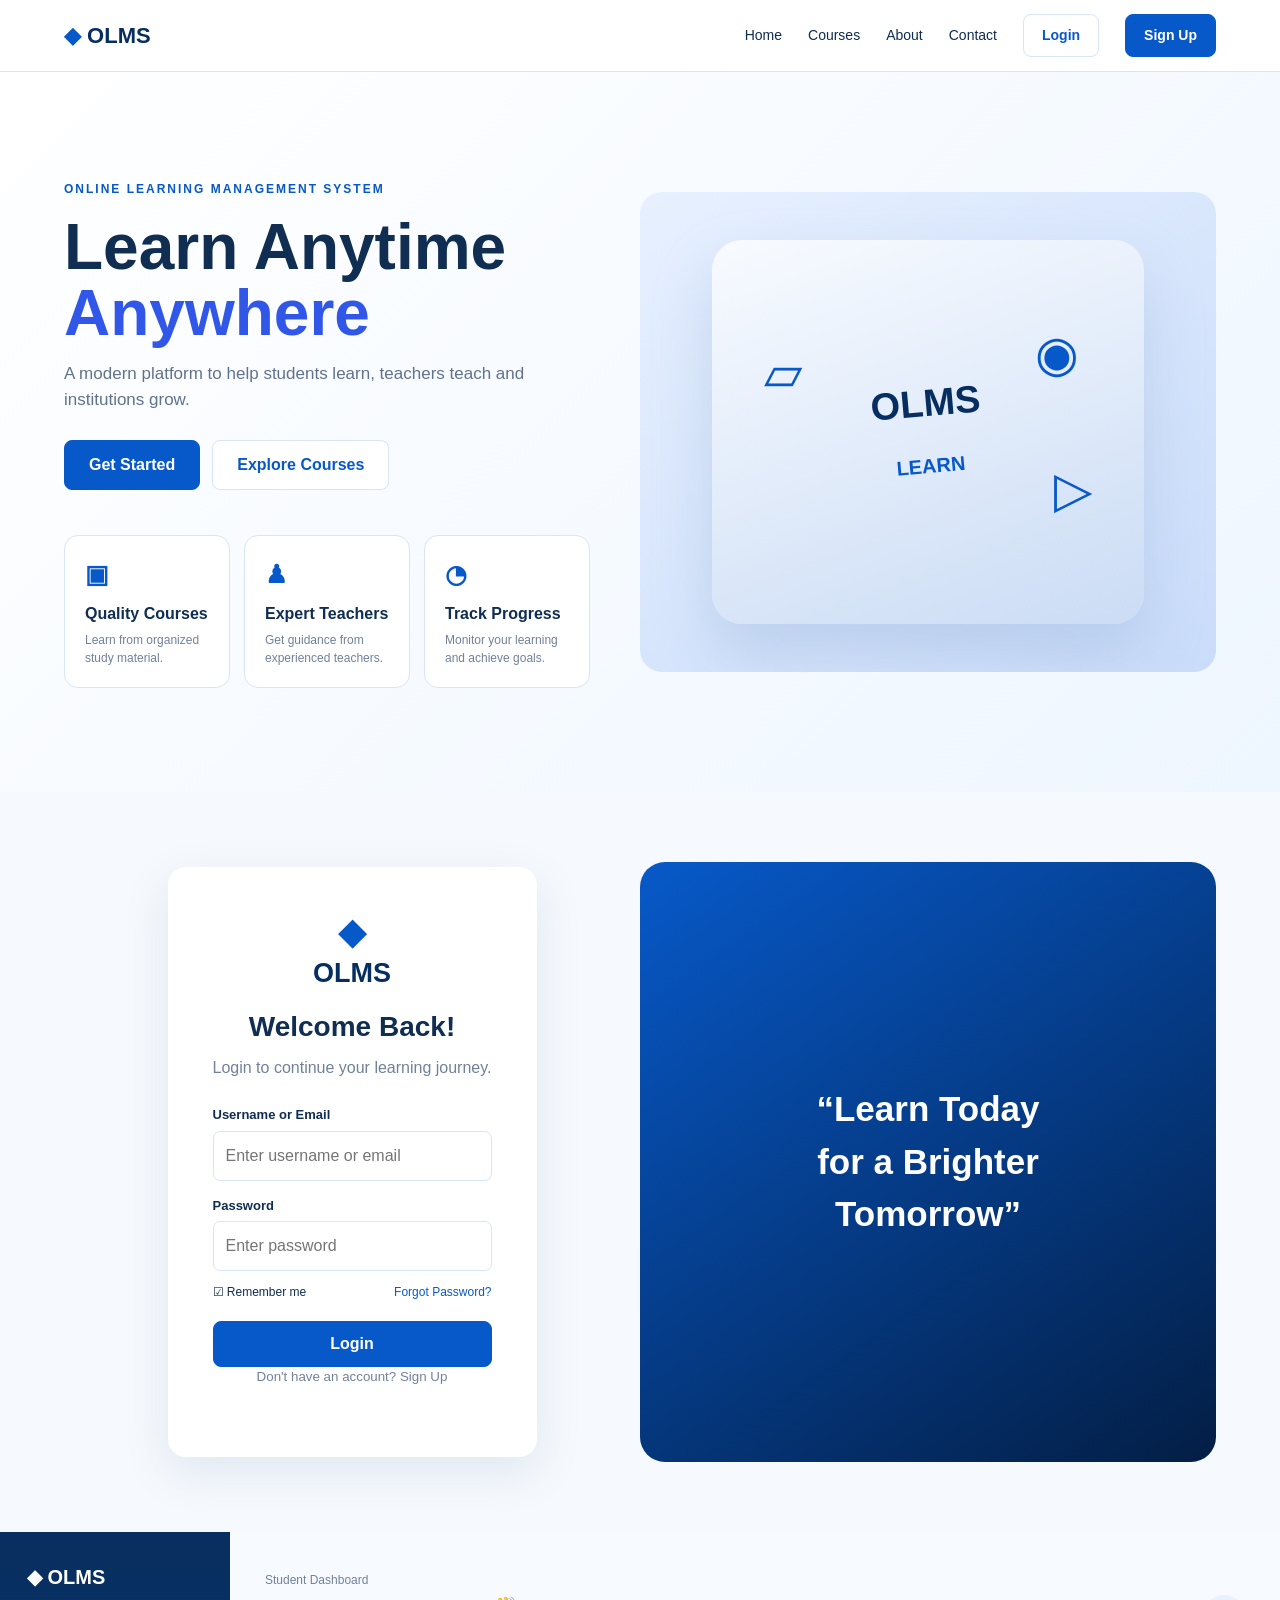
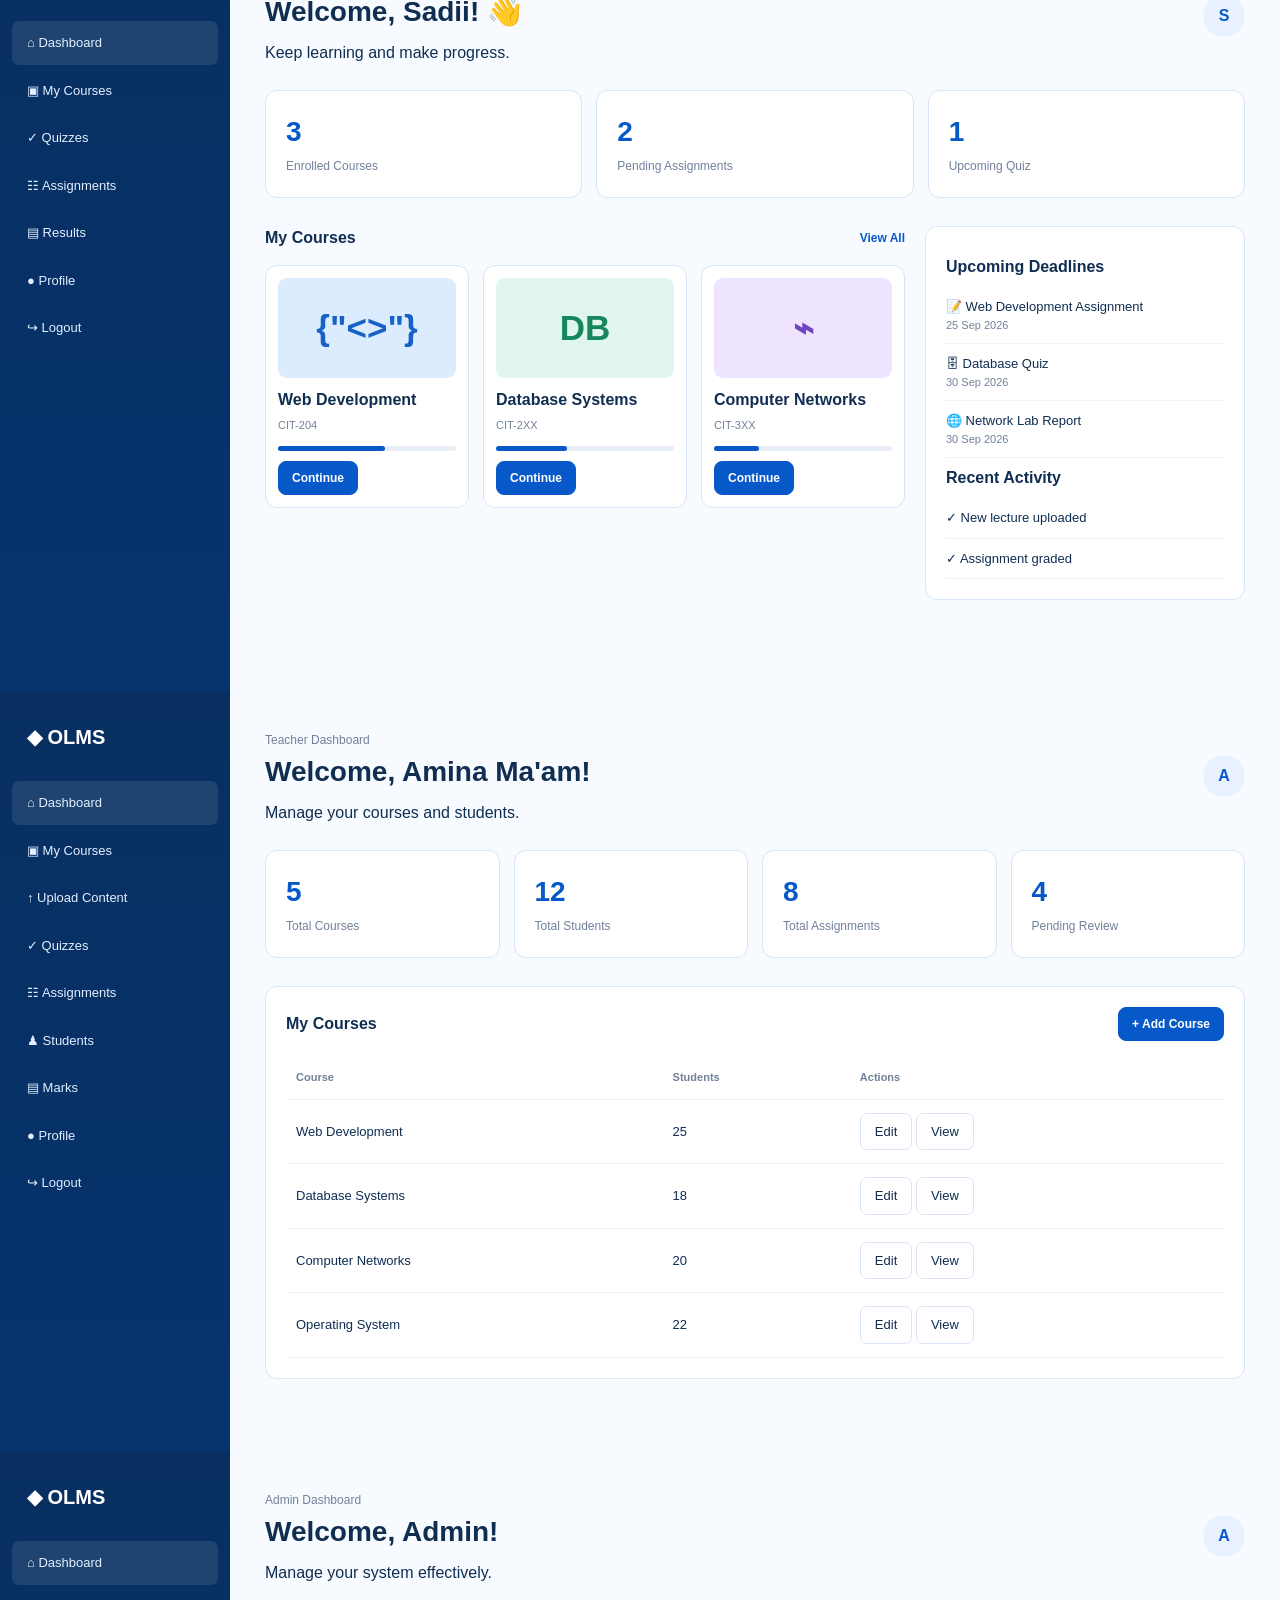
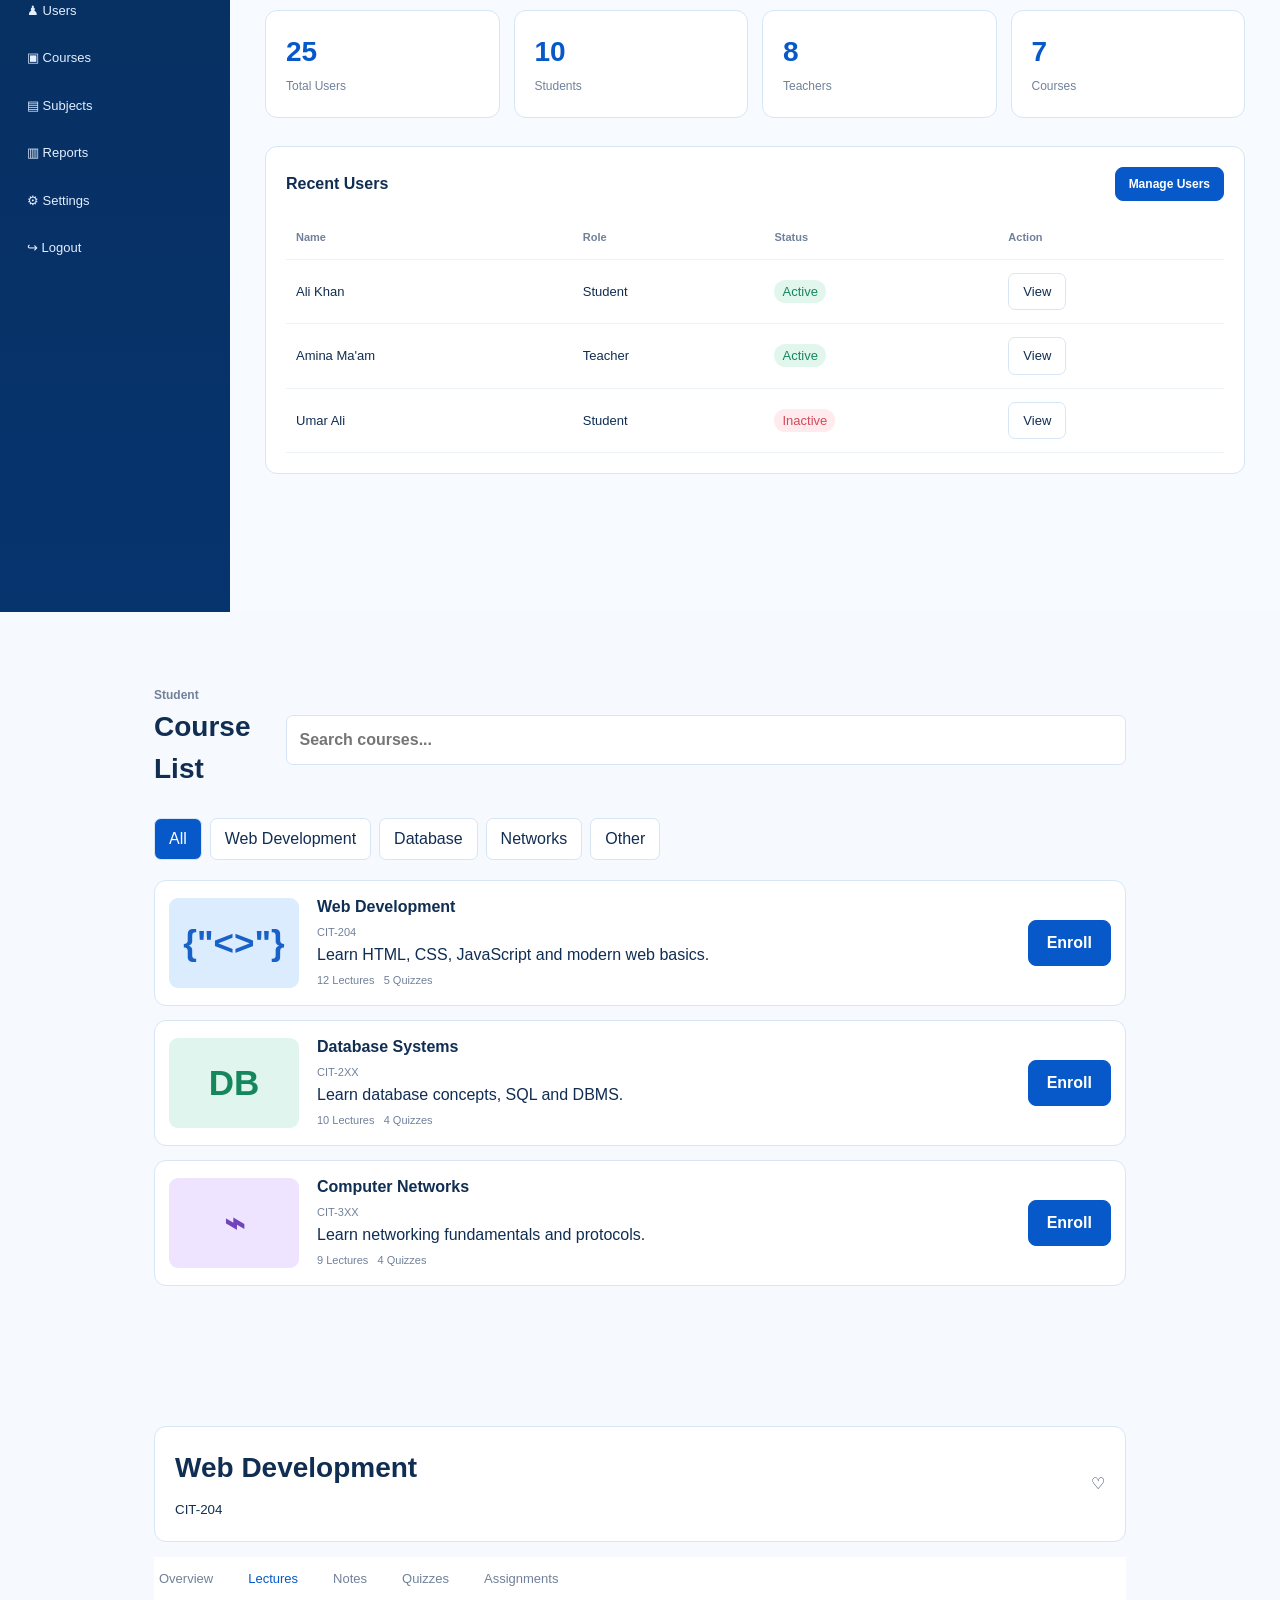
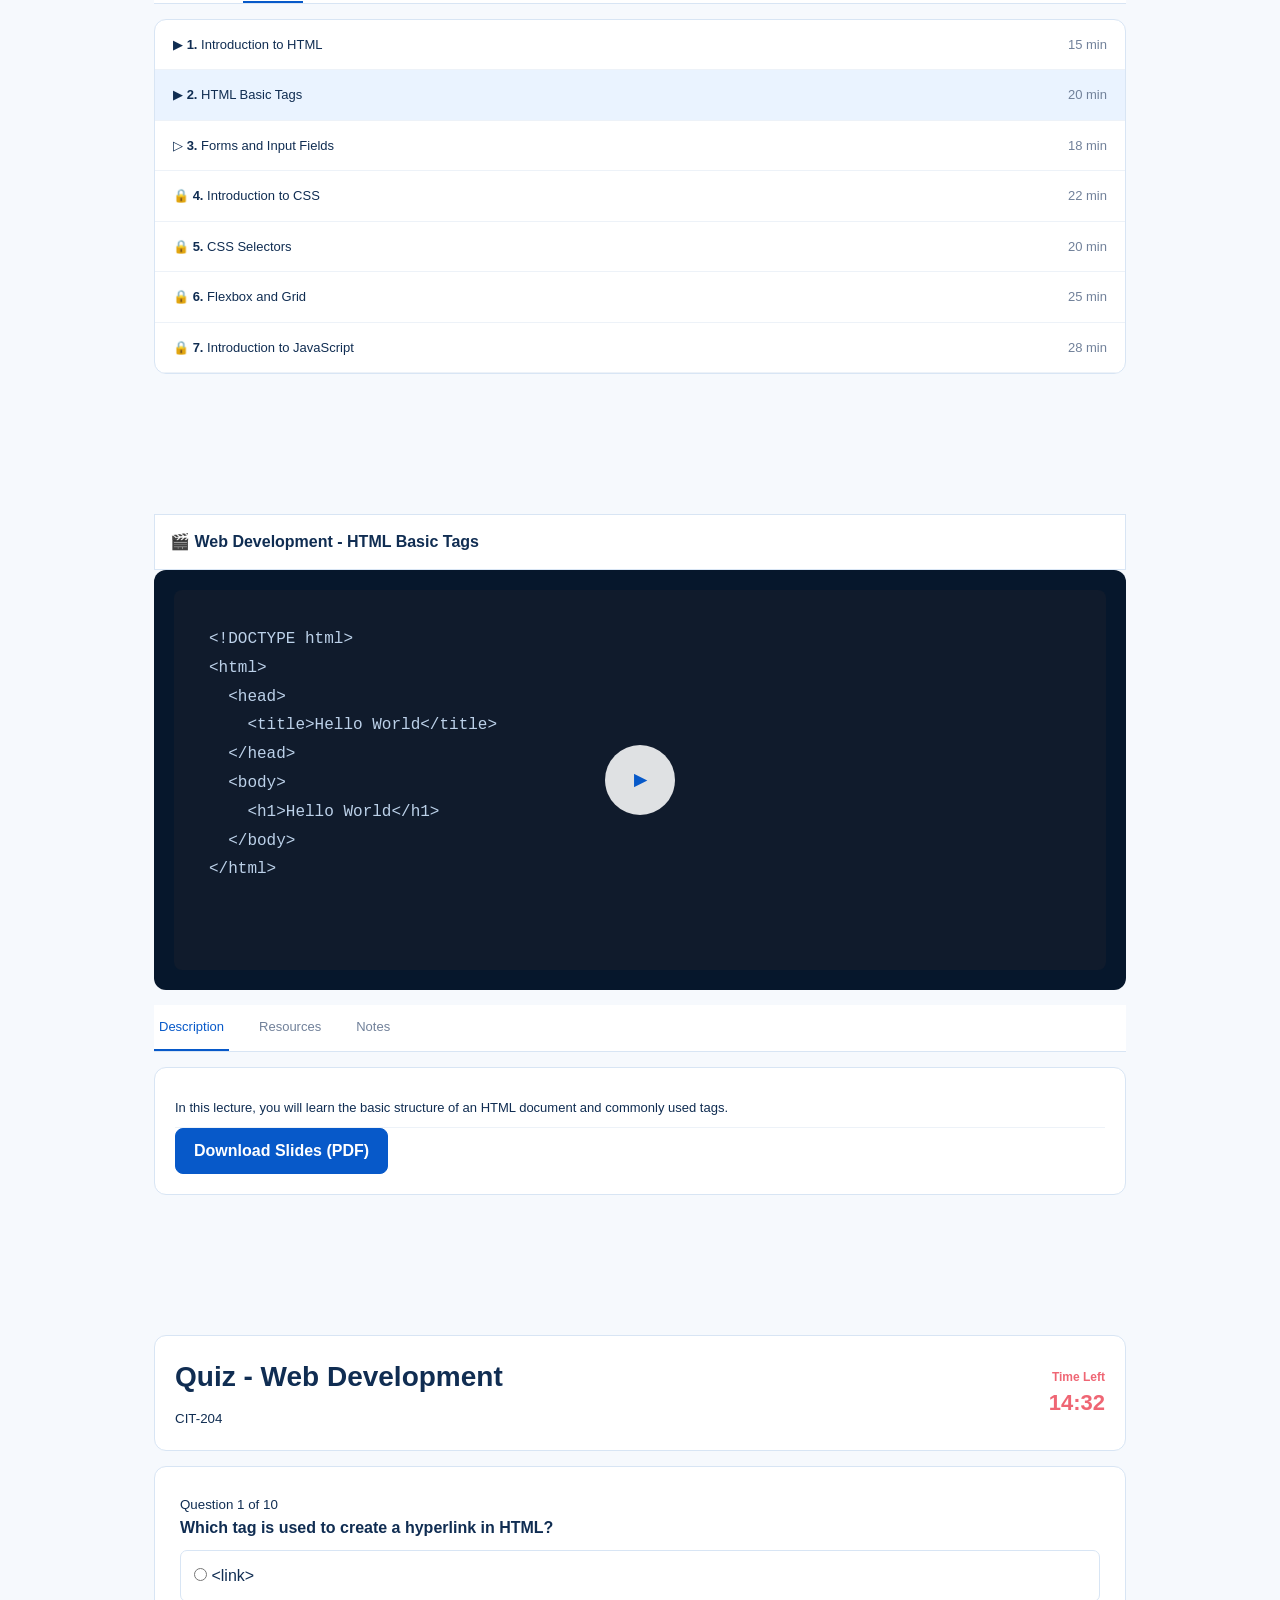
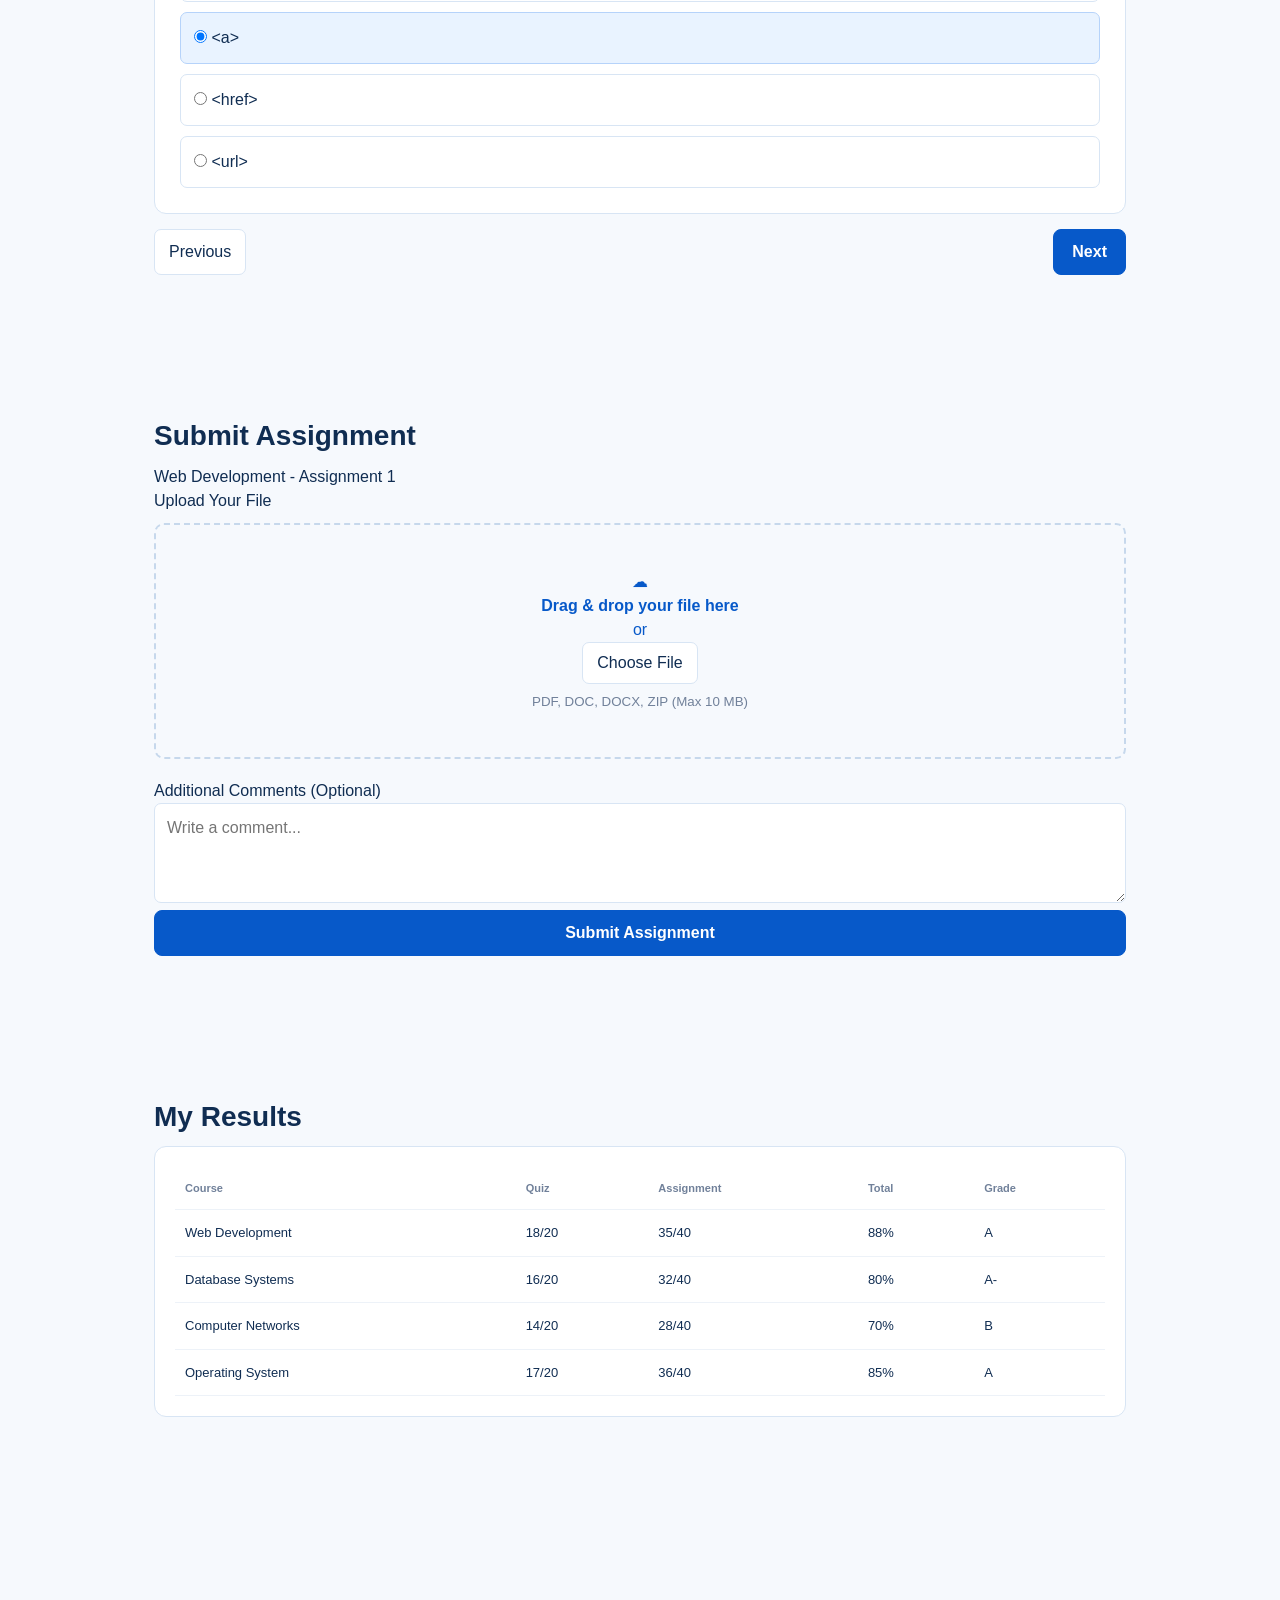
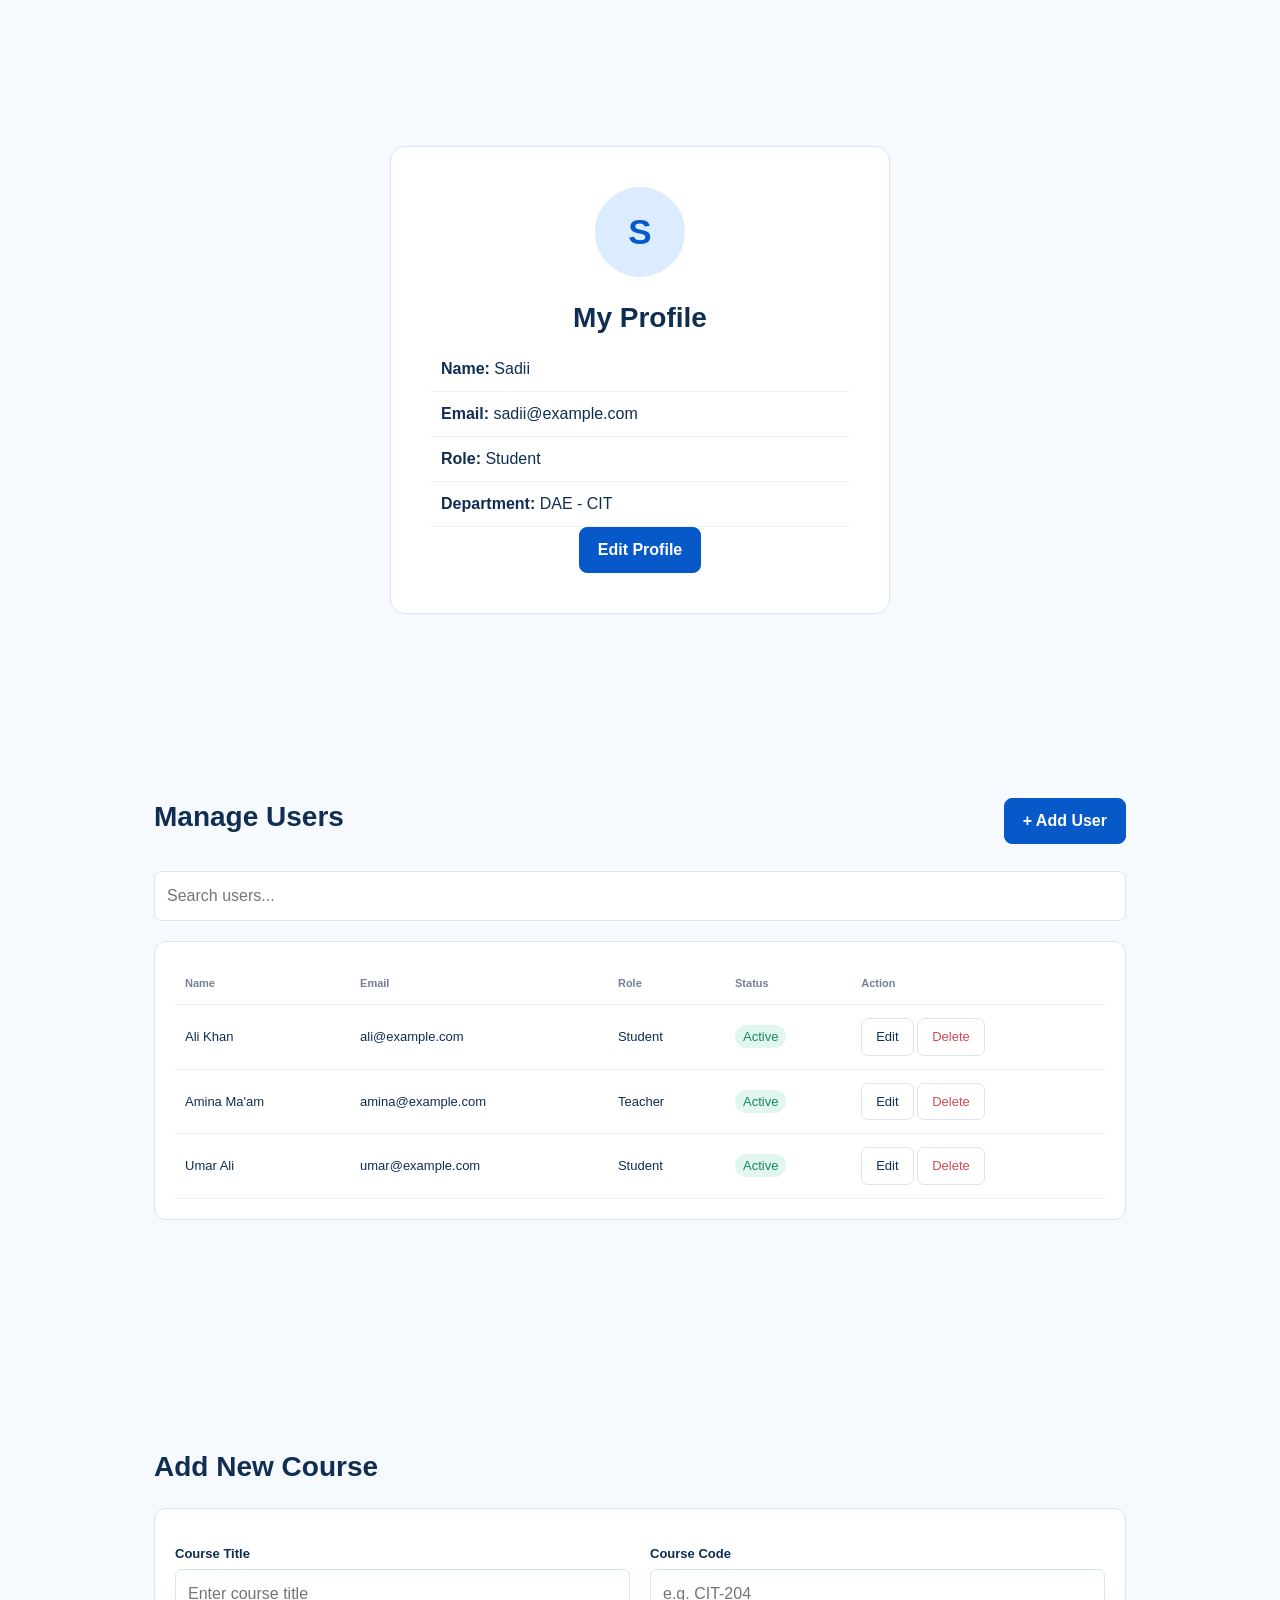
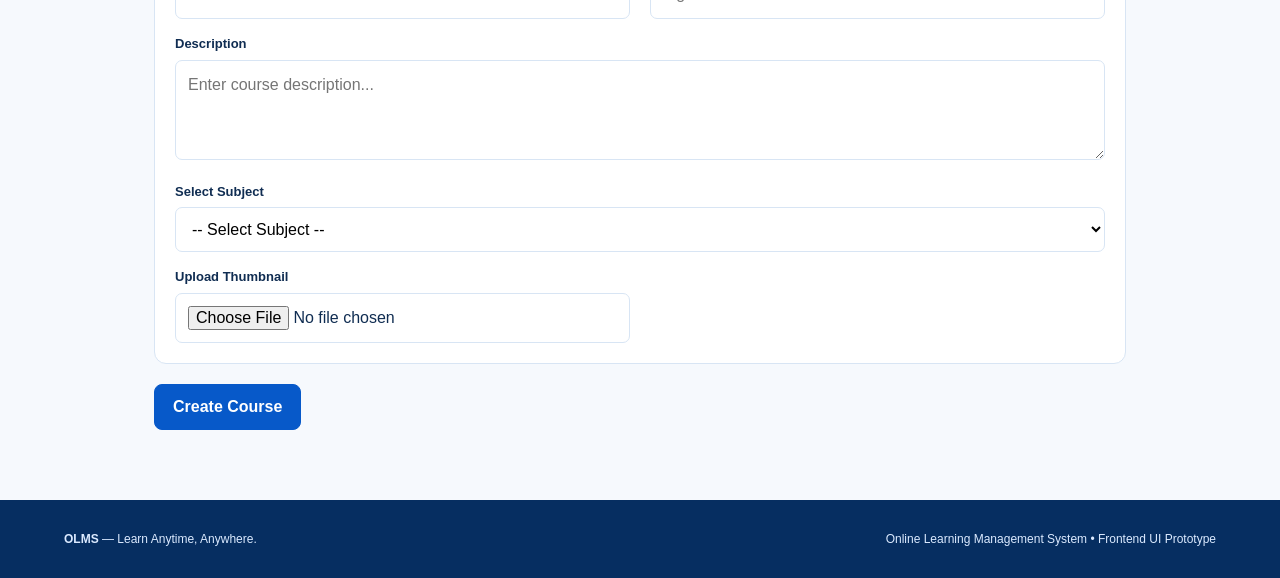
<file: Documents/WEB DEVELOPMENT/saaadiPROJ.html>
<!DOCTYPE html>
<html lang="en">
<head>
  <meta charset="UTF-8">
  <meta name="viewport" content="width=device-width, initial-scale=1.0">
  <title>OLMS - Online Learning Management System</title>
  <style>
*{box-sizing:border-box;margin:0;padding:0}
:root{--blue:#0759c9;--navy:#062e61;--sky:#eaf4ff;--text:#102d52;--muted:#71819a;--line:#d8e5f4;--bg:#f6f9fd;--green:#20b879;--red:#ef6674}
html{scroll-behavior:smooth}
body{font-family:Inter,Segoe UI,Arial,sans-serif;background:var(--bg);color:var(--text);line-height:1.5}
a{text-decoration:none;color:inherit}
button,input,textarea,select{font:inherit}
button{cursor:pointer;border:1px solid var(--line);background:white;border-radius:7px;padding:8px 14px;color:var(--text)}
.topbar{height:72px;background:#fff;display:flex;align-items:center;justify-content:space-between;padding:0 5%;border-bottom:1px solid var(--line);position:sticky;top:0;z-index:20}
.brand{font-size:22px;font-weight:800;color:var(--navy)}.cap{color:var(--blue)}
nav{display:flex;gap:26px;align-items:center;font-size:14px}nav>a:not(.btn):hover{color:var(--blue)}
.btn{display:inline-block;border-radius:8px;padding:10px 18px;font-weight:600;border:1px solid var(--line);background:white;color:var(--blue)}
.btn.primary{background:var(--blue);color:white;border-color:var(--blue)}.btn.light{background:#fff;color:var(--blue)}
.btn.big{padding:12px 24px}.btn.small{padding:7px 13px;font-size:12px}.full{width:100%}
.page{max-width:1450px;margin:0 auto;padding:70px 5%;scroll-margin-top:72px}
.hero{min-height:720px;display:grid;grid-template-columns:1fr 1fr;align-items:center;background:linear-gradient(135deg,#fff,#eef6ff)}
.hero-copy{padding-right:50px}.eyebrow{font-size:12px;letter-spacing:2px;color:var(--blue);font-weight:800}
h1{font-size:64px;line-height:1.02;margin:15px 0;color:#102d52}h1 span{color:#3157e8}
h2{font-size:28px;margin-bottom:8px}h3{font-size:16px}.hero-copy>p{max-width:520px;color:#61728b;font-size:17px}.actions{display:flex;gap:12px;margin:28px 0}
.hero-art{height:480px;border-radius:22px;background:linear-gradient(145deg,#e7f0ff,#c9dcfa);display:flex;align-items:center;justify-content:center;overflow:hidden}
.art-card{width:75%;height:80%;border-radius:30px;background:linear-gradient(160deg,#f8fbff,#cbdcf5);display:flex;align-items:center;justify-content:center;position:relative;box-shadow:0 30px 60px #8ba9cf55}
.book{text-align:center;font-size:38px;font-weight:900;color:var(--navy);transform:rotate(-5deg)}.book span{font-size:20px;color:var(--blue)}
.floating{position:absolute;font-size:50px;color:var(--blue)}.f1{left:12%;top:25%}.f2{right:15%;top:20%}.f3{right:12%;bottom:25%}
.features{display:grid;grid-template-columns:repeat(3,1fr);gap:14px;margin-top:45px}.feature{background:#fff;padding:20px;border:1px solid var(--line);border-radius:14px}.feature b{display:block;font-size:25px;color:var(--blue);margin-bottom:8px}.feature strong,.feature small{display:block}.feature small{color:var(--muted);font-size:12px;margin-top:5px}
.split{display:grid;grid-template-columns:1fr 1fr;min-height:680px;align-items:center}.login-card{max-width:460px;margin:auto;background:#fff;padding:45px;border-radius:18px;box-shadow:0 15px 45px #5278a522;text-align:left}.logo-big{text-align:center;font-size:38px;color:var(--blue);line-height:1}.logo-big strong{font-size:27px;color:var(--navy)}.login-card h2{text-align:center;margin-top:18px}.login-card>p,.login-card>small{display:block;text-align:center;color:var(--muted);margin-bottom:25px}.login-card label,.form-grid label{display:block;font-size:13px;font-weight:700;margin:15px 0 6px}.login-card input,.form-grid input,.form-grid select,.search,textarea{width:100%;padding:12px;border:1px solid var(--line);border-radius:7px;outline:none;background:#fff}.remember{display:flex;justify-content:space-between;font-size:12px;margin:12px 0 20px}.remember a{color:var(--blue)}.login-art{height:600px;background:linear-gradient(145deg,#0759c9,#031e45);display:flex;align-items:center;justify-content:center;color:white;text-align:center;font-size:35px;border-radius:25px}
.dashboard{display:grid;grid-template-columns:230px 1fr;gap:0;padding:0;max-width:1450px;min-height:760px;background:#f7fbff}.sidebar{background:linear-gradient(#082f60,#06346e);color:white;padding:20px 12px}.side-brand{font-size:20px;font-weight:800;padding:10px 15px 25px}.sidebar a{display:block;padding:12px 15px;border-radius:7px;margin:4px 0;font-size:13px;color:#e3efff}.sidebar a.active,.sidebar a:hover{background:#ffffff18}.dash-content{padding:35px}.dash-head{display:flex;justify-content:space-between;align-items:center;margin-bottom:25px}.muted{color:var(--muted);font-size:12px}.avatar{width:42px;height:42px;border-radius:50%;background:#e9f1ff;color:var(--blue);display:grid;place-items:center;font-weight:800}.stats{display:grid;grid-template-columns:repeat(3,1fr);gap:14px;margin-bottom:28px}.stats.four{grid-template-columns:repeat(4,1fr)}.stats>div{background:#fff;border:1px solid var(--line);padding:20px;border-radius:12px}.stats b{display:block;font-size:28px;color:var(--blue)}.stats span{font-size:12px;color:var(--muted)}.two-col{display:grid;grid-template-columns:2fr 1fr;gap:20px}.section-title{display:flex;justify-content:space-between;align-items:center;margin-bottom:15px;font-weight:700}.section-title a{color:var(--blue);font-size:12px}.course-grid{display:grid;grid-template-columns:repeat(3,1fr);gap:14px}.course{background:#fff;border:1px solid var(--line);border-radius:12px;padding:12px}.course-img{height:100px;border-radius:9px;display:grid;place-items:center;font-size:35px;font-weight:900;margin-bottom:10px}.web{background:#dcecff;color:#1761c7}.db{background:#dff5ed;color:#16875d}.net{background:#eee4ff;color:#7044bd}.course small,.list-card small{font-size:11px;color:var(--muted)}.progress{height:5px;background:#e9eef6;border-radius:8px;margin:10px 0}.progress i{display:block;height:100%;background:var(--blue);border-radius:8px}.panel{background:#fff;border:1px solid var(--line);border-radius:12px;padding:20px}.panel p{padding:10px 0;border-bottom:1px solid #edf2f8;font-size:13px}.panel p small{display:block;color:var(--muted);font-size:11px}.panel h3{margin:8px 0}.content-page{max-width:1100px;min-height:650px}.chips{display:flex;gap:8px;margin:20px 0}.chips button.active{background:var(--blue);color:#fff}.course-list{display:grid;gap:14px}.list-card{display:grid;grid-template-columns:130px 1fr auto;gap:18px;align-items:center;background:#fff;border:1px solid var(--line);border-radius:12px;padding:14px}.list-card .course-img{height:90px;margin:0}
table{width:100%;border-collapse:collapse;font-size:13px}th,td{text-align:left;padding:13px 10px;border-bottom:1px solid #edf2f8}th{color:var(--muted);font-size:11px}em{font-style:normal}.ok{color:#16875d;background:#e1f7ee;padding:4px 8px;border-radius:20px}.bad{color:#d24b5a;background:#ffeaed;padding:4px 8px;border-radius:20px}.danger{color:#d24b5a}
.course-header,.quiz-head{display:flex;justify-content:space-between;align-items:center;background:#fff;border:1px solid var(--line);padding:20px;border-radius:12px}.tabs{display:flex;gap:25px;background:#fff;border-bottom:1px solid var(--line);margin:15px 0}.tabs a{padding:12px 5px;color:var(--muted);font-size:13px}.tabs a.active{color:var(--blue);border-bottom:2px solid var(--blue)}.lecture-list{background:#fff;border:1px solid var(--line);border-radius:12px;overflow:hidden}.lecture-list div{padding:15px 18px;border-bottom:1px solid #edf2f8;font-size:13px}.lecture-list div.active{background:#eaf3ff}.lecture-list span{float:right;color:var(--muted)}
.video-box{background:#06172c;padding:20px;border-radius:12px}.video-title{background:#fff;padding:15px;border:1px solid var(--line);font-weight:700}.code-screen{height:380px;border-radius:8px;background:#101b2c;color:#bcd1e9;padding:35px;font-family:Consolas,monospace;position:relative;line-height:1.8}.play{position:absolute;left:50%;top:50%;transform:translate(-50%,-50%);background:#ffffffdd;color:var(--blue);width:70px;height:70px;border-radius:50%;display:grid;place-items:center;font-family:Arial}
.quiz-head strong{color:#ef6674;text-align:right;font-size:12px}.quiz-head strong span{font-size:22px}.question{background:#fff;border:1px solid var(--line);border-radius:12px;padding:25px;margin-top:15px}.question label{display:block;padding:13px;border:1px solid var(--line);border-radius:7px;margin-top:10px}.question label.selected{background:#e9f3ff;border-color:#b6d3fa}.quiz-actions{display:flex;justify-content:space-between;margin-top:15px}
.upload{border:2px dashed #c6d8ec;padding:45px;text-align:center;border-radius:10px;margin:10px 0 20px;color:var(--blue)}.upload small{display:block;color:var(--muted);margin-top:8px}textarea{min-height:100px;resize:vertical}.profile-card{max-width:500px;margin:auto;background:#fff;border:1px solid var(--line);padding:40px;text-align:center;border-radius:15px}.profile-avatar{width:90px;height:90px;border-radius:50%;background:#dcecff;color:var(--blue);display:grid;place-items:center;font-size:35px;font-weight:800;margin:0 auto 20px}.profile-card p{text-align:left;padding:10px;border-bottom:1px solid #edf2f8}.full-search{margin:10px 0 20px}.form-grid{background:#fff;border:1px solid var(--line);border-radius:12px;padding:20px;display:grid;grid-template-columns:1fr 1fr;gap:0 20px;margin:20px 0}.form-grid .wide{grid-column:1/-1}
footer{padding:30px 5%;background:#062e61;color:#dbeaff;display:flex;justify-content:space-between;font-size:12px}
@media(max-width:900px){nav{gap:8px;font-size:11px}.hero,.split{grid-template-columns:1fr}.hero-art{height:350px}.hero{padding-top:45px}.features,.course-grid,.stats,.stats.four,.two-col{grid-template-columns:1fr}.dashboard{grid-template-columns:1fr}.sidebar{display:none}.dash-content{padding:20px}.list-card{grid-template-columns:80px 1fr}.list-card .btn{grid-column:2}.form-grid{grid-template-columns:1fr}.form-grid .wide{grid-column:auto}h1{font-size:45px}footer{display:block}footer div+div{margin-top:8px}}
@media(max-width:600px){.topbar{height:auto;padding:12px;display:block}.topbar nav{margin-top:10px;flex-wrap:wrap}.page{padding:40px 18px}.login-art{height:350px}.login-card{padding:25px}.course-grid{grid-template-columns:1fr}.stats{grid-template-columns:1fr}.content-page{padding:35px 18px}}

</style>
</head>
<body>

<header class="topbar">
  <a class="brand" href="#home"><span class="cap">◆</span> OLMS</a>
  <nav>
    <a href="#home">Home</a>
    <a href="#courses">Courses</a>
    <a href="#about">About</a>
    <a href="#contact">Contact</a>
    <a class="btn light" href="#login">Login</a>
    <a class="btn primary" href="#login">Sign Up</a>
  </nav>
</header>

<main>
  <!-- 1. HOME -->
  <section id="home" class="hero page">
    <div class="hero-copy">
      <span class="eyebrow">ONLINE LEARNING MANAGEMENT SYSTEM</span>
      <h1>Learn Anytime<br><span>Anywhere</span></h1>
      <p>A modern platform to help students learn, teachers teach and institutions grow.</p>
      <div class="actions">
        <a class="btn primary big" href="#courses">Get Started</a>
        <a class="btn light big" href="#courses">Explore Courses</a>
      </div>
      <div class="features">
        <div class="feature"><b>▣</b><strong>Quality Courses</strong><small>Learn from organized study material.</small></div>
        <div class="feature"><b>♟</b><strong>Expert Teachers</strong><small>Get guidance from experienced teachers.</small></div>
        <div class="feature"><b>◔</b><strong>Track Progress</strong><small>Monitor your learning and achieve goals.</small></div>
      </div>
    </div>
    <div class="hero-art">
      <div class="art-card">
        <div class="book">OLMS<br><span>LEARN</span></div>
        <div class="floating f1">▱</div><div class="floating f2">◉</div><div class="floating f3">▷</div>
      </div>
    </div>
  </section>

  <!-- 2. LOGIN -->
  <section id="login" class="split page">
    <div class="login-card">
      <div class="logo-big">◆<br><strong>OLMS</strong></div>
      <h2>Welcome Back!</h2><p>Login to continue your learning journey.</p>
      <label>Username or Email</label><input type="text" placeholder="Enter username or email">
      <label>Password</label><input type="password" placeholder="Enter password">
      <div class="remember"><span>☑ Remember me</span><a href="#">Forgot Password?</a></div>
      <button class="btn primary full">Login</button>
      <small>Don't have an account? <a href="#login">Sign Up</a></small>
    </div>
    <div class="login-art"><div><b>“Learn Today<br>for a Brighter<br>Tomorrow”</b></div></div>
  </section>

  <!-- 3. STUDENT -->
  <section id="student" class="dashboard page">
    <aside class="sidebar"><div class="side-brand">◆ OLMS</div><a class="active">⌂ Dashboard</a><a>▣ My Courses</a><a>✓ Quizzes</a><a>☷ Assignments</a><a>▤ Results</a><a>● Profile</a><a>↪ Logout</a></aside>
    <div class="dash-content">
      <div class="dash-head"><div><span class="muted">Student Dashboard</span><h2>Welcome, Sadii! 👋</h2><p>Keep learning and make progress.</p></div><div class="avatar">S</div></div>
      <div class="stats"><div><b>3</b><span>Enrolled Courses</span></div><div><b>2</b><span>Pending Assignments</span></div><div><b>1</b><span>Upcoming Quiz</span></div></div>
      <div class="two-col">
        <div><div class="section-title">My Courses <a href="#courses">View All</a></div><div class="course-grid">
          <article class="course"><div class="course-img web">{"<>"}</div><h3>Web Development</h3><small>CIT-204</small><div class="progress"><i style="width:60%"></i></div><a class="btn primary small" href="#course-detail">Continue</a></article>
          <article class="course"><div class="course-img db">DB</div><h3>Database Systems</h3><small>CIT-2XX</small><div class="progress"><i style="width:40%"></i></div><a class="btn primary small" href="#course-detail">Continue</a></article>
          <article class="course"><div class="course-img net">⌁</div><h3>Computer Networks</h3><small>CIT-3XX</small><div class="progress"><i style="width:25%"></i></div><a class="btn primary small" href="#course-detail">Continue</a></article>
        </div></div>
        <div class="panel"><h3>Upcoming Deadlines</h3><p>📝 Web Development Assignment <small>25 Sep 2026</small></p><p>🗄 Database Quiz <small>30 Sep 2026</small></p><p>🌐 Network Lab Report <small>30 Sep 2026</small></p><h3>Recent Activity</h3><p>✓ New lecture uploaded</p><p>✓ Assignment graded</p></div>
      </div>
    </div>
  </section>

  <!-- 4. TEACHER -->
  <section id="teacher" class="dashboard page">
    <aside class="sidebar"><div class="side-brand">◆ OLMS</div><a class="active">⌂ Dashboard</a><a>▣ My Courses</a><a>↑ Upload Content</a><a>✓ Quizzes</a><a>☷ Assignments</a><a>♟ Students</a><a>▤ Marks</a><a>● Profile</a><a>↪ Logout</a></aside>
    <div class="dash-content">
      <div class="dash-head"><div><span class="muted">Teacher Dashboard</span><h2>Welcome, Amina Ma'am!</h2><p>Manage your courses and students.</p></div><div class="avatar">A</div></div>
      <div class="stats four"><div><b>5</b><span>Total Courses</span></div><div><b>12</b><span>Total Students</span></div><div><b>8</b><span>Total Assignments</span></div><div><b>4</b><span>Pending Review</span></div></div>
      <div class="panel"><div class="section-title">My Courses <button class="btn primary small">+ Add Course</button></div><table><tr><th>Course</th><th>Students</th><th>Actions</th></tr><tr><td>Web Development</td><td>25</td><td><button>Edit</button> <button>View</button></td></tr><tr><td>Database Systems</td><td>18</td><td><button>Edit</button> <button>View</button></td></tr><tr><td>Computer Networks</td><td>20</td><td><button>Edit</button> <button>View</button></td></tr><tr><td>Operating System</td><td>22</td><td><button>Edit</button> <button>View</button></td></tr></table></div>
    </div>
  </section>

  <!-- 5. ADMIN -->
  <section id="admin" class="dashboard page">
    <aside class="sidebar"><div class="side-brand">◆ OLMS</div><a class="active">⌂ Dashboard</a><a>♟ Users</a><a>▣ Courses</a><a>▤ Subjects</a><a>▥ Reports</a><a>⚙ Settings</a><a>↪ Logout</a></aside>
    <div class="dash-content"><div class="dash-head"><div><span class="muted">Admin Dashboard</span><h2>Welcome, Admin!</h2><p>Manage your system effectively.</p></div><div class="avatar">A</div></div>
      <div class="stats four"><div><b>25</b><span>Total Users</span></div><div><b>10</b><span>Students</span></div><div><b>8</b><span>Teachers</span></div><div><b>7</b><span>Courses</span></div></div>
      <div class="panel"><div class="section-title">Recent Users <a class="btn primary small" href="#users">Manage Users</a></div><table><tr><th>Name</th><th>Role</th><th>Status</th><th>Action</th></tr><tr><td>Ali Khan</td><td>Student</td><td><em class="ok">Active</em></td><td><button>View</button></td></tr><tr><td>Amina Ma'am</td><td>Teacher</td><td><em class="ok">Active</em></td><td><button>View</button></td></tr><tr><td>Umar Ali</td><td>Student</td><td><em class="bad">Inactive</em></td><td><button>View</button></td></tr></table></div>
    </div>
  </section>

  <!-- 6. COURSE LIST -->
  <section id="courses" class="content-page page">
    <div class="section-title"><div><span class="muted">Student</span><h2>Course List</h2></div><input class="search" placeholder="Search courses..."></div>
    <div class="chips"><button class="active">All</button><button>Web Development</button><button>Database</button><button>Networks</button><button>Other</button></div>
    <div class="course-list">
      <article class="list-card"><div class="course-img web">{"<>"}</div><div><h3>Web Development</h3><small>CIT-204</small><p>Learn HTML, CSS, JavaScript and modern web basics.</p><small>12 Lectures &nbsp; 5 Quizzes</small></div><button class="btn primary">Enroll</button></article>
      <article class="list-card"><div class="course-img db">DB</div><div><h3>Database Systems</h3><small>CIT-2XX</small><p>Learn database concepts, SQL and DBMS.</p><small>10 Lectures &nbsp; 4 Quizzes</small></div><button class="btn primary">Enroll</button></article>
      <article class="list-card"><div class="course-img net">⌁</div><div><h3>Computer Networks</h3><small>CIT-3XX</small><p>Learn networking fundamentals and protocols.</p><small>9 Lectures &nbsp; 4 Quizzes</small></div><button class="btn primary">Enroll</button></article>
    </div>
  </section>

  <!-- 7. COURSE DETAIL -->
  <section id="course-detail" class="content-page page">
    <div class="course-header"><div><h2>Web Development</h2><small>CIT-204</small></div><span>♡</span></div>
    <div class="tabs"><a>Overview</a><a class="active">Lectures</a><a>Notes</a><a>Quizzes</a><a>Assignments</a></div>
    <div class="lecture-list">
      <div>▶ <b>1.</b> Introduction to HTML <span>15 min</span></div><div class="active">▶ <b>2.</b> HTML Basic Tags <span>20 min</span></div><div>▷ <b>3.</b> Forms and Input Fields <span>18 min</span></div><div>🔒 <b>4.</b> Introduction to CSS <span>22 min</span></div><div>🔒 <b>5.</b> CSS Selectors <span>20 min</span></div><div>🔒 <b>6.</b> Flexbox and Grid <span>25 min</span></div><div>🔒 <b>7.</b> Introduction to JavaScript <span>28 min</span></div>
    </div>
  </section>

  <!-- 8. VIDEO -->
  <section id="video" class="content-page page">
    <div class="video-title">🎬 Web Development - HTML Basic Tags</div>
    <div class="video-box"><div class="code-screen"><span>&lt;!DOCTYPE html&gt;</span><br>&lt;html&gt;<br>&nbsp;&nbsp;&lt;head&gt;<br>&nbsp;&nbsp;&nbsp;&nbsp;&lt;title&gt;Hello World&lt;/title&gt;<br>&nbsp;&nbsp;&lt;/head&gt;<br>&nbsp;&nbsp;&lt;body&gt;<br>&nbsp;&nbsp;&nbsp;&nbsp;&lt;h1&gt;Hello World&lt;/h1&gt;<br>&nbsp;&nbsp;&lt;/body&gt;<br>&lt;/html&gt;<b class="play">▶</b></div></div>
    <div class="tabs"><a class="active">Description</a><a>Resources</a><a>Notes</a></div><div class="panel"><p>In this lecture, you will learn the basic structure of an HTML document and commonly used tags.</p><button class="btn primary">Download Slides (PDF)</button></div>
  </section>

  <!-- 9. QUIZ -->
  <section id="quiz" class="content-page page">
    <div class="quiz-head"><div><h2>Quiz - Web Development</h2><small>CIT-204</small></div><strong>Time Left<br><span>14:32</span></strong></div>
    <div class="question"><small>Question 1 of 10</small><h3>Which tag is used to create a hyperlink in HTML?</h3><label><input type="radio" name="q"> &lt;link&gt;</label><label class="selected"><input type="radio" name="q" checked> &lt;a&gt;</label><label><input type="radio" name="q"> &lt;href&gt;</label><label><input type="radio" name="q"> &lt;url&gt;</label></div>
    <div class="quiz-actions"><button>Previous</button><button class="btn primary">Next</button></div>
  </section>

  <!-- 10. ASSIGNMENT -->
  <section id="assignment" class="content-page page">
    <h2>Submit Assignment</h2><p>Web Development - Assignment 1</p><label>Upload Your File</label><div class="upload">☁<br><b>Drag & drop your file here</b><br>or<br><button>Choose File</button><small>PDF, DOC, DOCX, ZIP (Max 10 MB)</small></div><label>Additional Comments (Optional)</label><textarea placeholder="Write a comment..."></textarea><button class="btn primary full">Submit Assignment</button>
  </section>

  <!-- 11. RESULTS -->
  <section id="results" class="content-page page">
    <h2>My Results</h2><div class="panel"><table><tr><th>Course</th><th>Quiz</th><th>Assignment</th><th>Total</th><th>Grade</th></tr><tr><td>Web Development</td><td>18/20</td><td>35/40</td><td>88%</td><td>A</td></tr><tr><td>Database Systems</td><td>16/20</td><td>32/40</td><td>80%</td><td>A-</td></tr><tr><td>Computer Networks</td><td>14/20</td><td>28/40</td><td>70%</td><td>B</td></tr><tr><td>Operating System</td><td>17/20</td><td>36/40</td><td>85%</td><td>A</td></tr></table></div>
  </section>

  <!-- 12. PROFILE -->
  <section id="profile" class="content-page page">
    <div class="profile-card"><div class="profile-avatar">S</div><h2>My Profile</h2><p><b>Name:</b> Sadii</p><p><b>Email:</b> sadii@example.com</p><p><b>Role:</b> Student</p><p><b>Department:</b> DAE - CIT</p><button class="btn primary">Edit Profile</button></div>
  </section>

  <!-- 13. USERS -->
  <section id="users" class="content-page page">
    <div class="section-title"><h2>Manage Users</h2><button class="btn primary">+ Add User</button></div><input class="search full-search" placeholder="Search users..."><div class="panel"><table><tr><th>Name</th><th>Email</th><th>Role</th><th>Status</th><th>Action</th></tr><tr><td>Ali Khan</td><td>ali@example.com</td><td>Student</td><td><em class="ok">Active</em></td><td><button>Edit</button> <button class="danger">Delete</button></td></tr><tr><td>Amina Ma'am</td><td>amina@example.com</td><td>Teacher</td><td><em class="ok">Active</em></td><td><button>Edit</button> <button class="danger">Delete</button></td></tr><tr><td>Umar Ali</td><td>umar@example.com</td><td>Student</td><td><em class="ok">Active</em></td><td><button>Edit</button> <button class="danger">Delete</button></td></tr></table></div>
  </section>

  <!-- 14. ADD COURSE -->
  <section id="add-course" class="content-page page">
    <h2>Add New Course</h2><div class="form-grid"><div><label>Course Title</label><input placeholder="Enter course title"></div><div><label>Course Code</label><input placeholder="e.g. CIT-204"></div><div class="wide"><label>Description</label><textarea placeholder="Enter course description..."></textarea></div><div class="wide"><label>Select Subject</label><select><option>-- Select Subject --</option><option>Web Development</option><option>Database</option><option>Networking</option></select></div><div><label>Upload Thumbnail</label><input type="file"></div></div><button class="btn primary">Create Course</button>
  </section>
</main>

<footer id="about">
  <div><b>OLMS</b> — Learn Anytime, Anywhere.</div>
  <div id="contact">Online Learning Management System • Frontend UI Prototype</div>
</footer>
</body>
</html>
</file>
<file: Documents/WEB DEVELOPMENT/style.css>
/* =========================================
   OLMS - HOME PAGE
   HTML + CSS ONLY
========================================= */

* {
    margin: 0;
    padding: 0;
    box-sizing: border-box;
}

html {
    scroll-behavior: smooth;
}

body {
    font-family: "Segoe UI", Arial, sans-serif;
    color: #17345d;
    background: #f7faff;
    line-height: 1.6;
}

a {
    text-decoration: none;
}


/* =========================================
   HEADER
========================================= */

.header {
    width: 100%;
    height: 72px;
    background: #ffffff;
    border-bottom: 1px solid #dce7f5;

    display: flex;
    align-items: center;

    padding: 0 6%;

    position: sticky;
    top: 0;
    z-index: 1000;
}


/* Logo */

.logo {
    display: flex;
    align-items: center;
    gap: 9px;

    margin-right: auto;
}

.logo-icon {
    width: 43px;
    height: 43px;

    background: #eaf3ff;

    border-radius: 10px;

    display: flex;
    align-items: center;
    justify-content: center;

    font-size: 23px;
}

.logo-text {
    display: flex;
    flex-direction: column;
}

.logo-text span {
    color: #0b2f63;

    font-size: 24px;
    font-weight: 800;

    line-height: 1;
}

.logo-text small {
    color: #71829a;

    font-size: 7px;
    letter-spacing: 1.5px;
}


/* Navigation */

.navbar {
    display: flex;
    gap: 5px;
}

.navbar a {
    color: #526783;

    font-size: 13px;
    font-weight: 600;

    padding: 9px 13px;

    border-radius: 7px;

    transition: 0.3s;
}

.navbar a:hover,
.navbar a.active {
    color: #1769e0;
    background: #edf5ff;
}


/* Header Buttons */

.header-buttons {
    display: flex;
    gap: 9px;
    margin-left: 20px;
}

.login-btn,
.signup-btn {
    padding: 9px 17px;

    border-radius: 8px;

    font-size: 13px;
    font-weight: 700;
}

.login-btn {
    color: #1769e0;
    background: #edf5ff;
}

.signup-btn {
    color: white;
    background: #1769e0;
}


/* =========================================
   HERO
========================================= */

.hero {
    min-height: 570px;

    padding: 70px 8%;

    display: grid;
    grid-template-columns: 1fr 1fr;

    align-items: center;

    background:
        linear-gradient(
            120deg,
            #f5f9ff 0%,
            #edf5ff 55%,
            #e3efff 100%
        );
}


/* Hero Content */

.hero-content {
    max-width: 620px;
}

.hero-label {
    display: inline-block;

    padding: 7px 12px;

    border-radius: 20px;

    background: #e5f0ff;
    color: #1769e0;

    font-size: 11px;
    font-weight: 800;

    letter-spacing: 0.5px;
}

.hero h1 {
    margin: 20px 0;

    color: #0b2f63;

    font-size: 58px;
    line-height: 1.05;

    font-weight: 800;

    letter-spacing: -1.5px;
}

.hero h1 span {
    color: #1769e0;
}

.hero p {
    max-width: 560px;

    color: #71829a;

    font-size: 16px;

    margin-bottom: 28px;
}


/* Hero Buttons */

.hero-buttons {
    display: flex;
    gap: 12px;
}

.primary-btn,
.secondary-btn {
    padding: 12px 21px;

    border-radius: 9px;

    font-size: 13px;
    font-weight: 700;
}

.primary-btn {
    color: #ffffff;

    background: linear-gradient(
        135deg,
        #1769e0,
        #245fe1
    );

    box-shadow: 0 7px 18px rgba(23, 105, 224, 0.2);
}

.secondary-btn {
    color: #1769e0;
    background: #ffffff;

    border: 1px solid #d2e1f4;
}


/* =========================================
   HERO ILLUSTRATION
========================================= */

.hero-image {
    height: 420px;

    position: relative;

    display: flex;
    justify-content: center;
    align-items: center;
}

.circle {
    position: absolute;

    border-radius: 50%;
}

.circle-one {
    width: 330px;
    height: 330px;

    background: #d7e8ff;
}

.circle-two {
    width: 230px;
    height: 230px;

    background: #c5dcfb;
}


/* Laptop */

.laptop {
    position: relative;
    z-index: 5;

    width: 390px;
}

.laptop-screen {
    height: 250px;

    background: #ffffff;

    border: 9px solid #183b6d;

    border-bottom-width: 13px;

    border-radius: 13px 13px 5px 5px;

    padding: 15px;

    box-shadow: 0 18px 30px rgba(30, 72, 120, 0.2);
}

.laptop-base {
    width: 440px;
    height: 17px;

    margin-left: -25px;

    background: #183b6d;

    border-radius: 0 0 15px 15px;
}

.screen-top {
    display: flex;

    justify-content: space-between;

    color: #1769e0;

    font-size: 11px;

    font-weight: 800;

    padding-bottom: 12px;

    border-bottom: 1px solid #e2ebf7;
}

.screen-content {
    display: grid;

    grid-template-columns: 1fr 1fr;

    gap: 12px;

    padding-top: 15px;
}

.screen-card {
    height: 75px;

    background: #edf5ff;

    border-radius: 9px;

    display: flex;

    flex-direction: column;

    align-items: center;
    justify-content: center;

    gap: 4px;

    color: #17345d;

    font-size: 11px;
}

.screen-card span {
    font-size: 25px;
}


/* Floating Items */

.floating-book,
.floating-cap {
    position: absolute;

    z-index: 7;

    width: 65px;
    height: 65px;

    border-radius: 15px;

    background: #ffffff;

    box-shadow: 0 10px 25px rgba(30, 70, 120, 0.15);

    display: flex;

    justify-content: center;
    align-items: center;

    font-size: 32px;
}

.floating-book {
    left: 8%;
    bottom: 80px;

    transform: rotate(-12deg);
}

.floating-cap {
    right: 8%;
    top: 75px;

    transform: rotate(10deg);
}


/* =========================================
   GENERAL SECTIONS
========================================= */

.section {
    padding: 80px 8%;
}

.section-heading {
    max-width: 700px;

    margin: 0 auto 40px;

    text-align: center;
}

.section-heading span {
    color: #1769e0;

    font-size: 11px;
    font-weight: 800;

    letter-spacing: 1px;
}

.section-heading h2 {
    color: #0b2f63;

    font-size: 34px;

    margin: 8px 0 10px;

    line-height: 1.2;
}

.section-heading p {
    color: #71829a;

    font-size: 14px;
}


/* =========================================
   ABOUT
========================================= */

.about-grid {
    max-width: 1150px;

    margin: auto;

    display: grid;

    grid-template-columns:
        repeat(3, 1fr);

    gap: 20px;
}

.info-card {
    background: #ffffff;

    border: 1px solid #dce7f5;

    border-radius: 14px;

    padding: 30px;

    text-align: center;

    box-shadow: 0 8px 25px rgba(25, 63, 110, 0.07);

    transition: 0.3s;
}

.info-card:hover {
    transform: translateY(-5px);

    box-shadow:
        0 15px 30px
        rgba(25, 63, 110, 0.12);
}

.card-icon {
    width: 60px;
    height: 60px;

    margin: 0 auto 17px;

    border-radius: 14px;

    background: #edf5ff;

    display: flex;

    align-items: center;
    justify-content: center;

    font-size: 28px;
}

.info-card h3 {
    color: #0b2f63;

    margin-bottom: 8px;

    font-size: 18px;
}

.info-card p {
    color: #71829a;

    font-size: 13px;
}


/* =========================================
   COURSES
========================================= */

.courses-section {
    background: #f4f8fd;
}

.course-grid {
    max-width: 1150px;

    margin: auto;

    display: grid;

    grid-template-columns:
        repeat(3, 1fr);

    gap: 20px;
}

.course-card {
    overflow: hidden;

    background: #ffffff;

    border: 1px solid #dce7f5;

    border-radius: 14px;

    box-shadow:
        0 8px 25px
        rgba(25, 63, 110, 0.07);
}

.course-image {
    height: 160px;

    display: flex;

    justify-content: center;
    align-items: center;

    font-size: 60px;
}

.course-image.blue {
    background: #e4f0ff;
}

.course-image.purple {
    background: #eeeaff;
}

.course-image.green {
    background: #e5f8ef;
}

.course-content {
    padding: 20px;
}

.course-code {
    display: inline-block;

    color: #1769e0;

    background: #edf5ff;

    padding: 4px 8px;

    border-radius: 15px;

    font-size: 10px;

    font-weight: 800;
}

.course-content h3 {
    color: #0b2f63;

    margin: 9px 0 5px;

    font-size: 19px;
}

.course-content p {
    color: #71829a;

    font-size: 13px;

    margin-bottom: 17px;
}

.course-btn {
    color: #1769e0;

    font-size: 12px;

    font-weight: 800;
}


/* =========================================
   FEATURES
========================================= */

.features-section {
    background: #ffffff;
}

.features-grid {
    max-width: 1150px;

    margin: auto;

    display: grid;

    grid-template-columns:
        repeat(4, 1fr);

    gap: 18px;
}

.feature {
    padding: 25px;

    text-align: center;

    border: 1px solid #dce7f5;

    border-radius: 12px;

    background: #ffffff;
}

.feature > div {
    width: 55px;
    height: 55px;

    margin: auto auto 13px;

    border-radius: 13px;

    background: #edf5ff;

    display: flex;

    align-items: center;
    justify-content: center;

    font-size: 26px;
}

.feature h3 {
    color: #0b2f63;

    font-size: 16px;

    margin-bottom: 6px;
}

.feature p {
    color: #71829a;

    font-size: 12px;
}


/* =========================================
   CALL TO ACTION
========================================= */

.cta {
    margin: 20px 8% 70px;

    padding: 45px 55px;

    border-radius: 16px;

    background:
        linear-gradient(
            120deg,
            #0b2f63,
            #1769e0
        );

    color: white;

    display: flex;

    justify-content: space-between;

    align-items: center;

    box-shadow:
        0 12px 30px
        rgba(11, 47, 99, 0.18);
}

.cta h2 {
    font-size: 27px;

    margin-bottom: 5px;
}

.cta p {
    color: #dceaff;

    font-size: 13px;
}

.cta-btn {
    background: #ffffff;

    color: #1769e0;

    padding: 12px 20px;

    border-radius: 9px;

    font-size: 13px;

    font-weight: 800;

    white-space: nowrap;
}


/* =========================================
   FOOTER
========================================= */

footer {
    padding: 35px 8%;

    text-align: center;

    background: #ffffff;

    border-top: 1px solid #dce7f5;

    color: #71829a;

    font-size: 12px;
}

.footer-logo {
    color: #0b2f63;

    font-size: 22px;

    margin-bottom: 5px;
}

.footer-links {
    display: flex;

    justify-content: center;

    gap: 20px;

    margin: 17px 0;
}

.footer-links a {
    color: #526783;
}

.footer-links a:hover {
    color: #1769e0;
}

.copyright {
    padding-top: 15px;

    border-top: 1px solid #edf1f7;
}


/* =========================================
   RESPONSIVE DESIGN
========================================= */

@media (max-width: 1000px) {

    .navbar {
        display: none;
    }

    .hero {
        grid-template-columns: 1fr;

        text-align: center;

        padding-top: 55px;
    }

    .hero-content {
        margin: auto;
    }

    .hero-buttons {
        justify-content: center;
    }

    .hero-image {
        margin-top: 30px;
    }

    .features-grid {
        grid-template-columns:
            repeat(2, 1fr);
    }
}


@media (max-width: 750px) {

    .header {
        padding: 0 20px;
    }

    .header-buttons {
        margin-left: 10px;
    }

    .login-btn {
        display: none;
    }

    .hero h1 {
        font-size: 42px;
    }

    .hero-image {
        transform: scale(0.8);
    }

    .about-grid,
    .course-grid,
    .features-grid {
        grid-template-columns: 1fr;
    }

    .section {
        padding: 55px 6%;
    }

    .cta {
        margin: 10px 5% 45px;

        flex-direction: column;

        text-align: center;

        gap: 20px;

        padding: 35px 25px;
    }
}


@media (max-width: 480px) {

    .logo-text small {
        display: none;
    }

    .header-buttons {
        display: none;
    }

    .hero {
        padding: 45px 20px;
    }

    .hero h1 {
        font-size: 36px;
    }

    .hero p {
        font-size: 14px;
    }

    .hero-buttons {
        flex-direction: column;
    }

    .primary-btn,
    .secondary-btn {
        text-align: center;
    }

    .hero-image {
        transform: scale(0.62);
        margin-left: -40px;
    }

    .section-heading h2 {
        font-size: 28px;
    }
}
</file>
<file: Documents/Mobile Application Development/Comparing main...main · sadiaaa05_Mobile_App_Ui_files/light-3a3d2c708970e4e8.css>
[data-color-mode=light][data-light-theme=light],[data-color-mode=auto][data-light-theme=light]{--ansi-cyan:#1b7c83;--ansi-cyanBright:#3192aa;--bgColor-success-emphasis:#1f883d;--button-outline-bgColor-active:#0757ba;--button-primary-bgColor-active:#197935;--button-primary-bgColor-disabled:#95d8a6;--button-primary-bgColor-hover:#1c8139;--buttonCounter-danger-fgColor-rest:#c21c2c;--control-checked-bgColor-active:#0757ba;--control-checked-bgColor-hover:#0860ca;--fgColor-danger:#d1242f;--reactionButton-selected-bgColor-hover:#caecff;--ansi-blackBright:#393f46;--ansi-blue:#0969da;--ansi-blueBright:#218bff;--ansi-gray:#59636e;--ansi-green:#116329;--ansi-greenBright:#1a7f37;--ansi-magenta:#8250df;--ansi-magentaBright:#a475f9;--ansi-red:#cf222e;--ansi-redBright:#a40e26;--ansi-white:#59636e;--ansi-whiteBright:#818b98;--ansi-yellow:#4d2d00;--ansi-yellowBright:#633c01;--avatarStack-fade-bgColor-default:#c8d1da;--avatarStack-fade-bgColor-muted:#dae0e7;--bgColor-accent-emphasis:#0969da;--bgColor-accent-muted:#ddf4ff;--bgColor-attention-emphasis:#9a6700;--bgColor-attention-muted:#fff8c5;--bgColor-danger-emphasis:#cf222e;--bgColor-danger-muted:#ffebe9;--bgColor-disabled:#eff2f5;--bgColor-done-emphasis:#8250df;--bgColor-done-muted:#fbefff;--bgColor-emphasis:#25292e;--bgColor-inverse:#25292e;--bgColor-muted:#f6f8fa;--bgColor-neutral-emphasis:#59636e;--bgColor-neutral-muted:#818b981f;--bgColor-open-emphasis:var(--bgColor-success-emphasis);--bgColor-severe-emphasis:#bc4c00;--bgColor-severe-muted:#fff1e5;--bgColor-sponsors-emphasis:#bf3989;--bgColor-sponsors-muted:#ffeff7;--bgColor-success-muted:#dafbe1;--bgColor-transparent:#fff0;--borderColor-accent-emphasis:#0969da;--borderColor-accent-muted:#54aeff66;--borderColor-attention-emphasis:#9a6700;--borderColor-attention-muted:#d4a72c66;--borderColor-danger-emphasis:#cf222e;--borderColor-danger-muted:#ff818266;--borderColor-default:#d1d9e0;--borderColor-disabled:#818b981a;--borderColor-done-emphasis:#8250df;--borderColor-done-muted:#c297ff66;--borderColor-emphasis:#818b98;--borderColor-neutral-emphasis:#59636e;--borderColor-severe-emphasis:#bc4c00;--borderColor-severe-muted:#fb8f4466;--borderColor-sponsors-emphasis:#bf3989;--borderColor-sponsors-muted:#ff80c866;--borderColor-success-emphasis:#1a7f37;--borderColor-success-muted:#4ac26b66;--borderColor-transparent:#fff0;--button-danger-bgColor-active:#a40e26;--button-danger-fgColor-disabled:#d1242f80;--button-danger-fgColor-rest:var(--fgColor-danger);--button-danger-shadow-selected:inset 0 1px 0 0 #4c001433;--button-inactive-bgColor:#e6eaef;--button-inactive-fgColor:#59636e;--button-invisible-bgColor-disabled:#fff0;--button-invisible-borderColor-disabled:#fff0;--button-outline-shadow-selected:inset 0 1px 0 0 #00215533;--button-primary-bgColor-rest:var(--bgColor-success-emphasis);--button-primary-borderColor-disabled:var(--button-primary-bgColor-disabled);--button-primary-shadow-selected:inset 0 1px 0 0 #002d114d;--button-star-iconColor:#eac54f;--buttonCounter-danger-fgColor-disabled:#d1242f80;--buttonCounter-outline-fgColor-rest:#0550ae;--buttonCounter-primary-bgColor-rest:#002d1133;--buttonKeybindingHint-danger-bgColor-active:#1f232866;--buttonKeybindingHint-danger-bgColor-hover:#1f232833;--buttonKeybindingHint-default-bgColor-rest:#eff2f5;--buttonKeybindingHint-inactive-bgColor:#eff2f5;--buttonKeybindingHint-invisible-borderColor-rest:#fff0;--codeMirror-syntax-fgColor-constant:#0550ae;--codeMirror-syntax-fgColor-entity:#8250df;--codeMirror-syntax-fgColor-keyword:#cf222e;--codeMirror-syntax-fgColor-storage:#cf222e;--codeMirror-syntax-fgColor-string:#0a3069;--codeMirror-syntax-fgColor-support:#0550ae;--codeMirror-syntax-fgColor-variable:#953800;--color-ansi-cyan:var(--ansi-cyan);--color-ansi-cyan-bright:var(--ansi-cyanBright);--contribution-default-bgColor-0:#eff2f5;--contribution-default-bgColor-1:#aceebb;--contribution-default-bgColor-2:#4ac26b;--contribution-default-bgColor-3:#2da44e;--contribution-default-bgColor-4:#116329;--contribution-default-borderColor-0:#1f23280d;--contribution-halloween-bgColor-1:#f0db3d;--contribution-halloween-bgColor-2:#ffd642;--contribution-halloween-bgColor-3:#f68c41;--contribution-halloween-bgColor-4:#1f2328;--contribution-winter-bgColor-1:#b6e3ff;--contribution-winter-bgColor-2:#54aeff;--contribution-winter-bgColor-3:#0969da;--contribution-winter-bgColor-4:#0a3069;--control-bgColor-active:#e6eaef;--control-bgColor-hover:#eff2f5;--control-bgColor-rest:#f6f8fa;--control-checked-borderColor-active:var(--control-checked-bgColor-active);--control-checked-borderColor-hover:var(--control-checked-bgColor-hover);--control-danger-fgColor-hover:var(--fgColor-danger);--control-danger-fgColor-rest:var(--fgColor-danger);--control-fgColor-rest:#25292e;--control-transparent-bgColor-active:#818b9826;--control-transparent-bgColor-hover:#818b981a;--control-transparent-bgColor-rest:#fff0;--control-transparent-bgColor-selected:#818b9826;--control-transparent-borderColor-active:#fff0;--control-transparent-borderColor-hover:#fff0;--control-transparent-borderColor-rest:#fff0;--controlTrack-bgColor-active:#dae0e7;--controlTrack-bgColor-hover:#e0e6eb;--controlTrack-bgColor-rest:#e6eaef;--controlTrack-fgColor-rest:#59636e;--counter-borderColor:#fff0;--data-auburn-color-emphasis:#9d615c;--data-auburn-color-muted:#f2e9e9;--data-blue-color-emphasis:#006edb;--data-blue-color-muted:#d1f0ff;--data-brown-color-emphasis:#856d4c;--data-brown-color-muted:#eeeae2;--data-coral-color-emphasis:#d43511;--data-coral-color-muted:#ffe5db;--data-gray-color-emphasis:#808fa3;--data-gray-color-muted:#e8ecf2;--data-green-color-emphasis:#30a147;--data-green-color-muted:#caf7ca;--data-lemon-color-emphasis:#866e04;--data-lemon-color-muted:#f7eea1;--data-lime-color-emphasis:#527a29;--data-lime-color-muted:#e3f2b5;--data-olive-color-emphasis:#64762d;--data-olive-color-muted:#f0f0ad;--data-orange-color-emphasis:#eb670f;--data-orange-color-muted:#ffe7d1;--data-pine-color-emphasis:#167e53;--data-pine-color-muted:#bff8db;--data-pink-color-emphasis:#ce2c85;--data-pink-color-muted:#ffe5f1;--data-plum-color-emphasis:#a830e8;--data-plum-color-muted:#f8e5ff;--data-purple-color-emphasis:#894ceb;--data-purple-color-muted:#f1e5ff;--data-red-color-emphasis:#df0c24;--data-red-color-muted:#ffe2e0;--data-teal-color-emphasis:#179b9b;--data-teal-color-muted:#c7f5ef;--data-yellow-color-emphasis:#b88700;--data-yellow-color-muted:#ffec9e;--diffBlob-additionNum-bgColor:#aceebb;--diffBlob-additionWord-bgColor:#aceebb;--diffBlob-deletionNum-bgColor:#ffcecb;--diffBlob-deletionWord-bgColor:#ffcecb;--diffBlob-hunkNum-bgColor-rest:#b6e3ff;--display-auburn-bgColor-emphasis:#9d615c;--display-auburn-bgColor-muted:#f2e9e9;--display-auburn-borderColor-emphasis:#9d615c;--display-auburn-borderColor-muted:#e6d6d5;--display-auburn-fgColor:#8a5551;--display-auburn-scale-0:#f2e9e9;--display-auburn-scale-1:#e6d6d5;--display-auburn-scale-2:#d4b7b5;--display-auburn-scale-3:#c59e9b;--display-auburn-scale-4:#b4827e;--display-auburn-scale-5:#9d615c;--display-auburn-scale-6:#8a5551;--display-auburn-scale-7:#744744;--display-auburn-scale-8:#5d3937;--display-auburn-scale-9:#432928;--display-blue-bgColor-emphasis:#006edb;--display-blue-bgColor-muted:#d1f0ff;--display-blue-borderColor-emphasis:#006edb;--display-blue-borderColor-muted:#ade1ff;--display-blue-fgColor:#005fcc;--display-blue-scale-0:#d1f0ff;--display-blue-scale-1:#ade1ff;--display-blue-scale-2:#75c8ff;--display-blue-scale-3:#47afff;--display-blue-scale-4:#0f8fff;--display-blue-scale-5:#006edb;--display-blue-scale-6:#005fcc;--display-blue-scale-7:#004db3;--display-blue-scale-8:#003d99;--display-blue-scale-9:#002b75;--display-brown-bgColor-emphasis:#856d4c;--display-brown-bgColor-muted:#eeeae2;--display-brown-borderColor-emphasis:#856d4c;--display-brown-borderColor-muted:#dfd7c8;--display-brown-fgColor:#755f43;--display-brown-scale-0:#eeeae2;--display-brown-scale-1:#dfd7c8;--display-brown-scale-2:#cbbda4;--display-brown-scale-3:#b8a484;--display-brown-scale-4:#a68b64;--display-brown-scale-5:#856d4c;--display-brown-scale-6:#755f43;--display-brown-scale-7:#64513a;--display-brown-scale-8:#51412f;--display-brown-scale-9:#3a2e22;--display-coral-bgColor-emphasis:#d43511;--display-coral-bgColor-muted:#ffe5db;--display-coral-borderColor-emphasis:#d43511;--display-coral-borderColor-muted:#fecebe;--display-coral-fgColor:#ba2e12;--display-coral-scale-0:#ffe5db;--display-coral-scale-1:#fecebe;--display-coral-scale-2:#fcab92;--display-coral-scale-3:#f88768;--display-coral-scale-4:#f25f3a;--display-coral-scale-5:#d43511;--display-coral-scale-6:#ba2e12;--display-coral-scale-7:#9b2712;--display-coral-scale-8:#7e2011;--display-coral-scale-9:#5d180e;--display-cyan-bgColor-emphasis:#007b94;--display-cyan-bgColor-muted:#bdf4ff;--display-cyan-borderColor-emphasis:#007b94;--display-cyan-borderColor-muted:#7ae9ff;--display-cyan-fgColor:#006a80;--display-cyan-scale-0:#bdf4ff;--display-cyan-scale-1:#7ae9ff;--display-cyan-scale-2:#00d0fa;--display-cyan-scale-3:#00b7db;--display-cyan-scale-4:#0099b8;--display-cyan-scale-5:#007b94;--display-cyan-scale-6:#006a80;--display-cyan-scale-7:#00596b;--display-cyan-scale-8:#004857;--display-cyan-scale-9:#003742;--display-gray-bgColor-emphasis:#647182;--display-gray-bgColor-muted:#e8ecf2;--display-gray-borderColor-emphasis:#647182;--display-gray-borderColor-muted:#d2dae4;--display-gray-fgColor:#5c6570;--display-gray-scale-0:#e8ecf2;--display-gray-scale-1:#d2dae4;--display-gray-scale-2:#b4c0cf;--display-gray-scale-3:#9ba9bb;--display-gray-scale-4:#808fa3;--display-gray-scale-5:#647182;--display-gray-scale-6:#5c6570;--display-gray-scale-7:#4e535a;--display-gray-scale-8:#424448;--display-gray-scale-9:#303031;--display-green-bgColor-emphasis:#2c8141;--display-green-bgColor-muted:#caf7ca;--display-green-borderColor-emphasis:#2c8141;--display-green-borderColor-muted:#9ceda0;--display-green-fgColor:#2b6e3f;--display-green-scale-0:#caf7ca;--display-green-scale-1:#9ceda0;--display-green-scale-2:#54d961;--display-green-scale-3:#31bf46;--display-green-scale-4:#30a147;--display-green-scale-5:#2c8141;--display-green-scale-6:#2b6e3f;--display-green-scale-7:#285c3b;--display-green-scale-8:#254b34;--display-green-scale-9:#1d3528;--display-indigo-bgColor-emphasis:#5a61e7;--display-indigo-bgColor-muted:#e5e9ff;--display-indigo-borderColor-emphasis:#5a61e7;--display-indigo-borderColor-muted:#d2d7fe;--display-indigo-fgColor:#494edf;--display-indigo-scale-0:#e5e9ff;--display-indigo-scale-1:#d2d7fe;--display-indigo-scale-2:#b1b9fb;--display-indigo-scale-3:#979ff7;--display-indigo-scale-4:#7a82f0;--display-indigo-scale-5:#5a61e7;--display-indigo-scale-6:#494edf;--display-indigo-scale-7:#393cd5;--display-indigo-scale-8:#2d2db4;--display-indigo-scale-9:#25247b;--display-lemon-bgColor-emphasis:#866e04;--display-lemon-bgColor-muted:#f7eea1;--display-lemon-borderColor-emphasis:#866e04;--display-lemon-borderColor-muted:#f0db3d;--display-lemon-fgColor:#786002;--display-lemon-scale-0:#f7eea1;--display-lemon-scale-1:#f0db3d;--display-lemon-scale-2:#d8bd0e;--display-lemon-scale-3:#c2a60a;--display-lemon-scale-4:#a68c07;--display-lemon-scale-5:#866e04;--display-lemon-scale-6:#786002;--display-lemon-scale-7:#654f01;--display-lemon-scale-8:#523f00;--display-lemon-scale-9:#3d2e00;--display-lime-bgColor-emphasis:#527a29;--display-lime-bgColor-muted:#e3f2b5;--display-lime-borderColor-emphasis:#527a29;--display-lime-borderColor-muted:#c7e580;--display-lime-fgColor:#476c28;--display-lime-scale-0:#e3f2b5;--display-lime-scale-1:#c7e580;--display-lime-scale-2:#9bd039;--display-lime-scale-3:#80b530;--display-lime-scale-4:#6c9d2f;--display-lime-scale-5:#527a29;--display-lime-scale-6:#476c28;--display-lime-scale-7:#3a5b25;--display-lime-scale-8:#2f4a21;--display-lime-scale-9:#213319;--display-olive-bgColor-emphasis:#64762d;--display-olive-bgColor-muted:#f0f0ad;--display-olive-borderColor-emphasis:#64762d;--display-olive-borderColor-muted:#dbe170;--display-olive-fgColor:#56682c;--display-olive-scale-0:#f0f0ad;--display-olive-scale-1:#dbe170;--display-olive-scale-2:#b9c832;--display-olive-scale-3:#9bae32;--display-olive-scale-4:#819532;--display-olive-scale-5:#64762d;--display-olive-scale-6:#56682c;--display-olive-scale-7:#495a2b;--display-olive-scale-8:#3b4927;--display-olive-scale-9:#2a331f;--display-orange-bgColor-emphasis:#b8500f;--display-orange-bgColor-muted:#ffe7d1;--display-orange-borderColor-emphasis:#b8500f;--display-orange-borderColor-muted:#fecfaa;--display-orange-fgColor:#a24610;--display-orange-scale-0:#ffe7d1;--display-orange-scale-1:#fecfaa;--display-orange-scale-2:#fbaf74;--display-orange-scale-3:#f68c41;--display-orange-scale-4:#eb670f;--display-orange-scale-5:#b8500f;--display-orange-scale-6:#a24610;--display-orange-scale-7:#8d3c11;--display-orange-scale-8:#70300f;--display-orange-scale-9:#54230d;--display-pine-bgColor-emphasis:#167e53;--display-pine-bgColor-muted:#bff8db;--display-pine-borderColor-emphasis:#167e53;--display-pine-borderColor-muted:#80efb9;--display-pine-fgColor:#156f4b;--display-pine-scale-0:#bff8db;--display-pine-scale-1:#80efb9;--display-pine-scale-2:#1dd781;--display-pine-scale-3:#1dbf76;--display-pine-scale-4:#1aa267;--display-pine-scale-5:#167e53;--display-pine-scale-6:#156f4b;--display-pine-scale-7:#135d41;--display-pine-scale-8:#114b36;--display-pine-scale-9:#0d3627;--display-pink-bgColor-emphasis:#ce2c85;--display-pink-bgColor-muted:#ffe5f1;--display-pink-borderColor-emphasis:#ce2c85;--display-pink-borderColor-muted:#fdc9e2;--display-pink-fgColor:#b12f79;--display-pink-scale-0:#ffe5f1;--display-pink-scale-1:#fdc9e2;--display-pink-scale-2:#f8a5cf;--display-pink-scale-3:#f184bc;--display-pink-scale-4:#e55da5;--display-pink-scale-5:#ce2c85;--display-pink-scale-6:#b12f79;--display-pink-scale-7:#8e2e66;--display-pink-scale-8:#6e2b53;--display-pink-scale-9:#4d233d;--display-plum-bgColor-emphasis:#a830e8;--display-plum-bgColor-muted:#f8e5ff;--display-plum-borderColor-emphasis:#a830e8;--display-plum-borderColor-muted:#f0cdfe;--display-plum-fgColor:#961edc;--display-plum-scale-0:#f8e5ff;--display-plum-scale-1:#f0cdfe;--display-plum-scale-2:#e2a7fb;--display-plum-scale-3:#d487f7;--display-plum-scale-4:#c264f2;--display-plum-scale-5:#a830e8;--display-plum-scale-6:#961edc;--display-plum-scale-7:#7d1eb8;--display-plum-scale-8:#651d96;--display-plum-scale-9:#471769;--display-purple-bgColor-emphasis:#894ceb;--display-purple-bgColor-muted:#f1e5ff;--display-purple-borderColor-emphasis:#894ceb;--display-purple-borderColor-muted:#e6d2fe;--display-purple-fgColor:#783ae4;--display-purple-scale-0:#f1e5ff;--display-purple-scale-1:#e6d2fe;--display-purple-scale-2:#d1b1fc;--display-purple-scale-3:#bc91f8;--display-purple-scale-4:#a672f3;--display-purple-scale-5:#894ceb;--display-purple-scale-6:#783ae4;--display-purple-scale-7:#6223d7;--display-purple-scale-8:#4f21ab;--display-purple-scale-9:#391b79;--display-red-bgColor-emphasis:#df0c24;--display-red-bgColor-muted:#ffe2e0;--display-red-borderColor-emphasis:#df0c24;--display-red-borderColor-muted:#fecdcd;--display-red-fgColor:#c50d28;--display-red-scale-0:#ffe2e0;--display-red-scale-1:#fecdcd;--display-red-scale-2:#fda5a7;--display-red-scale-3:#fb8389;--display-red-scale-4:#f85461;--display-red-scale-5:#df0c24;--display-red-scale-6:#c50d28;--display-red-scale-7:#a60c29;--display-red-scale-8:#880c27;--display-red-scale-9:#610a20;--display-teal-bgColor-emphasis:#127e81;--display-teal-bgColor-muted:#c7f5ef;--display-teal-borderColor-emphasis:#127e81;--display-teal-borderColor-muted:#89ebe1;--display-teal-fgColor:#106e75;--display-teal-scale-0:#c7f5ef;--display-teal-scale-1:#89ebe1;--display-teal-scale-2:#22d3c7;--display-teal-scale-3:#1db9b4;--display-teal-scale-4:#179b9b;--display-teal-scale-5:#127e81;--display-teal-scale-6:#106e75;--display-teal-scale-7:#0d5b63;--display-teal-scale-8:#0a4852;--display-teal-scale-9:#073740;--display-yellow-bgColor-emphasis:#946a00;--display-yellow-bgColor-muted:#ffec9e;--display-yellow-borderColor-emphasis:#946a00;--display-yellow-borderColor-muted:#ffd642;--display-yellow-fgColor:#805900;--display-yellow-scale-0:#ffec9e;--display-yellow-scale-1:#ffd642;--display-yellow-scale-2:#ebb400;--display-yellow-scale-3:#d19d00;--display-yellow-scale-4:#b88700;--display-yellow-scale-5:#946a00;--display-yellow-scale-6:#805900;--display-yellow-scale-7:#704d00;--display-yellow-scale-8:#5c3d00;--display-yellow-scale-9:#422b00;--fgColor-accent:#0969da;--fgColor-attention:#9a6700;--fgColor-closed:var(--fgColor-danger);--fgColor-disabled:#818b98;--fgColor-done:#8250df;--fgColor-muted:#59636e;--fgColor-neutral:#59636e;--fgColor-severe:#bc4c00;--fgColor-sponsors:#bf3989;--fgColor-success:#1a7f37;--header-bgColor:#25292e;--header-borderColor-divider:#818b98;--headerSearch-bgColor:#25292e;--headerSearch-borderColor:#818b98;--highlight-neutral-bgColor:#fff8c5;--label-auburn-bgColor-active:#d4b7b5;--label-auburn-bgColor-hover:#e6d6d5;--label-auburn-bgColor-rest:#f2e9e9;--label-auburn-borderColor:#fff0;--label-auburn-fgColor-active:#5d3937;--label-auburn-fgColor-hover:#744744;--label-auburn-fgColor-rest:#8a5551;--label-blue-bgColor-active:#75c8ff;--label-blue-bgColor-hover:#ade1ff;--label-blue-bgColor-rest:#d1f0ff;--label-blue-borderColor:#fff0;--label-blue-fgColor-active:#003d99;--label-blue-fgColor-hover:#004db3;--label-blue-fgColor-rest:#005fcc;--label-brown-bgColor-active:#cbbda4;--label-brown-bgColor-hover:#dfd7c8;--label-brown-bgColor-rest:#eeeae2;--label-brown-borderColor:#fff0;--label-brown-fgColor-active:#51412f;--label-brown-fgColor-hover:#64513a;--label-brown-fgColor-rest:#755f43;--label-coral-bgColor-active:#fcab92;--label-coral-bgColor-hover:#fecebe;--label-coral-bgColor-rest:#ffe5db;--label-coral-borderColor:#fff0;--label-coral-fgColor-active:#7e2011;--label-coral-fgColor-hover:#9b2712;--label-coral-fgColor-rest:#ba2e12;--label-cyan-bgColor-active:#00d0fa;--label-cyan-bgColor-hover:#7ae9ff;--label-cyan-bgColor-rest:#bdf4ff;--label-cyan-borderColor:#fff0;--label-cyan-fgColor-active:#004857;--label-cyan-fgColor-hover:#00596b;--label-cyan-fgColor-rest:#006a80;--label-gray-bgColor-active:#b4c0cf;--label-gray-bgColor-hover:#d2dae4;--label-gray-bgColor-rest:#e8ecf2;--label-gray-borderColor:#fff0;--label-gray-fgColor-active:#424448;--label-gray-fgColor-hover:#4e535a;--label-gray-fgColor-rest:#5c6570;--label-green-bgColor-active:#54d961;--label-green-bgColor-hover:#9ceda0;--label-green-bgColor-rest:#caf7ca;--label-green-borderColor:#fff0;--label-green-fgColor-active:#254b34;--label-green-fgColor-hover:#285c3b;--label-green-fgColor-rest:#2b6e3f;--label-indigo-bgColor-active:#b1b9fb;--label-indigo-bgColor-hover:#d2d7fe;--label-indigo-bgColor-rest:#e5e9ff;--label-indigo-borderColor:#fff0;--label-indigo-fgColor-active:#2d2db4;--label-indigo-fgColor-hover:#393cd5;--label-indigo-fgColor-rest:#494edf;--label-lemon-bgColor-active:#d8bd0e;--label-lemon-bgColor-hover:#f0db3d;--label-lemon-bgColor-rest:#f7eea1;--label-lemon-borderColor:#fff0;--label-lemon-fgColor-active:#523f00;--label-lemon-fgColor-hover:#654f01;--label-lemon-fgColor-rest:#786002;--label-lime-bgColor-active:#9bd039;--label-lime-bgColor-hover:#c7e580;--label-lime-bgColor-rest:#e3f2b5;--label-lime-borderColor:#fff0;--label-lime-fgColor-active:#2f4a21;--label-lime-fgColor-hover:#3a5b25;--label-lime-fgColor-rest:#476c28;--label-olive-bgColor-active:#b9c832;--label-olive-bgColor-hover:#dbe170;--label-olive-bgColor-rest:#f0f0ad;--label-olive-borderColor:#fff0;--label-olive-fgColor-active:#3b4927;--label-olive-fgColor-hover:#495a2b;--label-olive-fgColor-rest:#56682c;--label-orange-bgColor-active:#fbaf74;--label-orange-bgColor-hover:#fecfaa;--label-orange-bgColor-rest:#ffe7d1;--label-orange-borderColor:#fff0;--label-orange-fgColor-active:#70300f;--label-orange-fgColor-hover:#8d3c11;--label-orange-fgColor-rest:#a24610;--label-pine-bgColor-active:#1dd781;--label-pine-bgColor-hover:#80efb9;--label-pine-bgColor-rest:#bff8db;--label-pine-borderColor:#fff0;--label-pine-fgColor-active:#114b36;--label-pine-fgColor-hover:#135d41;--label-pine-fgColor-rest:#156f4b;--label-pink-bgColor-active:#f8a5cf;--label-pink-bgColor-hover:#fdc9e2;--label-pink-bgColor-rest:#ffe5f1;--label-pink-borderColor:#fff0;--label-pink-fgColor-active:#6e2b53;--label-pink-fgColor-hover:#8e2e66;--label-pink-fgColor-rest:#b12f79;--label-plum-bgColor-active:#e2a7fb;--label-plum-bgColor-hover:#f0cdfe;--label-plum-bgColor-rest:#f8e5ff;--label-plum-borderColor:#fff0;--label-plum-fgColor-active:#651d96;--label-plum-fgColor-hover:#7d1eb8;--label-plum-fgColor-rest:#961edc;--label-purple-bgColor-active:#d1b1fc;--label-purple-bgColor-hover:#e6d2fe;--label-purple-bgColor-rest:#f1e5ff;--label-purple-borderColor:#fff0;--label-purple-fgColor-active:#4f21ab;--label-purple-fgColor-hover:#6223d7;--label-purple-fgColor-rest:#783ae4;--label-red-bgColor-active:#fda5a7;--label-red-bgColor-hover:#fecdcd;--label-red-bgColor-rest:#ffe2e0;--label-red-borderColor:#fff0;--label-red-fgColor-active:#880c27;--label-red-fgColor-hover:#a60c29;--label-red-fgColor-rest:#c50d28;--label-teal-bgColor-active:#22d3c7;--label-teal-bgColor-hover:#89ebe1;--label-teal-bgColor-rest:#c7f5ef;--label-teal-borderColor:#fff0;--label-teal-fgColor-active:#0a4852;--label-teal-fgColor-hover:#0d5b63;--label-teal-fgColor-rest:#106e75;--label-yellow-bgColor-active:#ebb400;--label-yellow-bgColor-hover:#ffd642;--label-yellow-bgColor-rest:#ffec9e;--label-yellow-borderColor:#fff0;--label-yellow-fgColor-active:#5c3d00;--label-yellow-fgColor-hover:#704d00;--label-yellow-fgColor-rest:#805900;--menu-bgColor-active:#fff0;--overlay-backdrop-bgColor:#c8d1da66;--prettylights-syntax-bracketHighlighterAngle:#59636e;--prettylights-syntax-bracketHighlighterUnmatched:#82071e;--prettylights-syntax-carriageReturn-bg:#cf222e;--prettylights-syntax-carriageReturn-text:#f6f8fa;--prettylights-syntax-comment:#59636e;--prettylights-syntax-constant:#0550ae;--prettylights-syntax-constantOtherReferenceLink:#0a3069;--prettylights-syntax-entity:#6639ba;--prettylights-syntax-entityTag:#0550ae;--prettylights-syntax-invalidIllegal-text:var(--fgColor-danger);--prettylights-syntax-keyword:#cf222e;--prettylights-syntax-markup-changed-bg:#ffd8b5;--prettylights-syntax-markup-changed-text:#953800;--prettylights-syntax-markup-deleted-bg:#ffebe9;--prettylights-syntax-markup-deleted-text:#82071e;--prettylights-syntax-markup-heading:#0550ae;--prettylights-syntax-markup-ignored-bg:#0550ae;--prettylights-syntax-markup-ignored-text:#d1d9e0;--prettylights-syntax-markup-inserted-bg:#dafbe1;--prettylights-syntax-markup-inserted-text:#116329;--prettylights-syntax-markup-list:#3b2300;--prettylights-syntax-metaDiffRange:#8250df;--prettylights-syntax-string:#0a3069;--prettylights-syntax-stringRegexp:#116329;--prettylights-syntax-sublimeLinterGutterMark:#818b98;--prettylights-syntax-variable:#953800;--progressBar-bgColor-success:var(--bgColor-success-emphasis);--progressBar-track-borderColor:#fff0;--reactionButton-selected-bgColor-rest:#ddf4ff;--reactionButton-selected-fgColor-hover:#0550ae;--selectMenu-bgColor-active:#b6e3ff;--selectMenu-borderColor:#fff0;--shadow-resting-medium:0 1px 1px 0 #25292e1a, 0 3px 6px 0 #25292e1f;--skeletonLoader-bgColor:#818b981a;--topicTag-borderColor:#fff0;--treeViewItem-leadingVisual-iconColor-rest:#54aeff;--underlineNav-borderColor-active:#fd8c73;--ansi-black:#1f2328;--avatar-bgColor:#fff;--avatar-shadow:0 0 0 2px #fffc;--bgColor-black:#1f2328;--bgColor-closed-emphasis:var(--bgColor-danger-emphasis);--bgColor-closed-muted:var(--bgColor-danger-muted);--bgColor-default:#fff;--bgColor-draft-emphasis:var(--bgColor-neutral-emphasis);--bgColor-draft-muted:var(--bgColor-neutral-muted);--bgColor-inset:var(--bgColor-muted);--bgColor-open-muted:var(--bgColor-success-muted);--bgColor-upsell-emphasis:var(--bgColor-done-emphasis);--bgColor-upsell-muted:var(--bgColor-done-muted);--bgColor-white:#fff;--border-accent-emphasis:var(--borderWidth-default) solid var(--borderColor-accent-emphasis);--border-accent-muted:var(--borderWidth-default) solid var(--borderColor-accent-muted);--border-attention-emphasis:var(--borderWidth-default) solid var(--borderColor-attention-emphasis);--border-attention-muted:var(--borderWidth-default) solid var(--borderColor-attention-muted);--border-danger-emphasis:var(--borderWidth-default) solid var(--borderColor-danger-emphasis);--border-danger-muted:var(--borderWidth-default) solid var(--borderColor-danger-muted);--border-default:var(--borderWidth-default) solid var(--borderColor-default);--border-disabled:var(--borderWidth-default) solid var(--borderColor-disabled);--border-done-emphasis:var(--borderWidth-default) solid var(--borderColor-done-emphasis);--border-done-muted:var(--borderWidth-default) solid var(--borderColor-done-muted);--border-emphasis:var(--borderWidth-default) solid var(--borderColor-emphasis);--border-neutral-emphasis:var(--borderWidth-default) solid var(--borderColor-neutral-emphasis);--border-severe-emphasis:var(--borderWidth-default) solid var(--borderColor-severe-emphasis);--border-severe-muted:var(--borderWidth-default) solid var(--borderColor-severe-muted);--border-sponsors-emphasis:var(--borderWidth-default) solid var(--borderColor-sponsors-emphasis);--border-sponsors-muted:var(--borderWidth-default) solid var(--borderColor-sponsors-muted);--border-success-emphasis:var(--borderWidth-default) solid var(--borderColor-success-emphasis);--border-success-muted:var(--borderWidth-default) solid var(--borderColor-success-muted);--border-transparent:var(--borderWidth-default) solid var(--borderColor-transparent);--borderColor-closed-emphasis:var(--borderColor-danger-emphasis);--borderColor-closed-muted:var(--borderColor-danger-muted);--borderColor-draft-emphasis:var(--borderColor-neutral-emphasis);--borderColor-muted:#d1d9e0b3;--borderColor-open-emphasis:var(--borderColor-success-emphasis);--borderColor-open-muted:var(--borderColor-success-muted);--borderColor-translucent:#1f232826;--borderColor-upsell-emphasis:var(--borderColor-done-emphasis);--borderColor-upsell-muted:var(--borderColor-done-muted);--button-danger-bgColor-hover:var(--bgColor-danger-emphasis);--button-danger-bgColor-rest:var(--control-bgColor-rest);--button-danger-fgColor-active:#fff;--button-danger-fgColor-hover:#fff;--button-danger-iconColor-disabled:var(--button-danger-fgColor-disabled);--button-danger-iconColor-hover:#fff;--button-danger-iconColor-rest:var(--button-danger-fgColor-rest);--button-default-bgColor-active:var(--control-bgColor-active);--button-default-bgColor-hover:var(--control-bgColor-hover);--button-default-bgColor-rest:var(--control-bgColor-rest);--button-default-bgColor-selected:var(--control-bgColor-active);--button-default-fgColor-rest:var(--control-fgColor-rest);--button-default-shadow-resting:0 1px 0 0 #1f23280a;--button-invisible-bgColor-active:var(--control-transparent-bgColor-active);--button-invisible-bgColor-hover:var(--control-transparent-bgColor-hover);--button-invisible-bgColor-rest:var(--control-transparent-bgColor-rest);--button-invisible-borderColor-hover:var(--control-transparent-borderColor-hover);--button-invisible-borderColor-rest:var(--control-transparent-borderColor-rest);--button-invisible-fgColor-active:var(--control-fgColor-rest);--button-invisible-fgColor-hover:var(--control-fgColor-rest);--button-invisible-fgColor-rest:var(--control-fgColor-rest);--button-invisible-iconColor-hover:var(--fgColor-muted);--button-invisible-iconColor-rest:var(--fgColor-muted);--button-outline-bgColor-hover:var(--bgColor-accent-emphasis);--button-outline-bgColor-rest:var(--control-bgColor-rest);--button-outline-fgColor-active:#fff;--button-outline-fgColor-disabled:#0969da80;--button-outline-fgColor-hover:#fff;--button-outline-fgColor-rest:var(--fgColor-accent);--button-primary-fgColor-disabled:#fffc;--buttonCounter-danger-bgColor-disabled:#cf222e0d;--buttonCounter-danger-bgColor-hover:#fff3;--buttonCounter-danger-bgColor-rest:#cf222e1a;--buttonCounter-danger-fgColor-hover:#fff;--buttonCounter-default-bgColor-rest:var(--bgColor-neutral-muted);--buttonCounter-invisible-bgColor-rest:var(--bgColor-neutral-muted);--buttonCounter-outline-bgColor-disabled:#0969da0d;--buttonCounter-outline-bgColor-hover:#fff3;--buttonCounter-outline-bgColor-rest:#0969da1a;--buttonCounter-outline-fgColor-disabled:#0969da80;--buttonCounter-outline-fgColor-hover:#fff;--buttonKeybindingHint-danger-bgColor-rest:var(--buttonKeybindingHint-default-bgColor-rest);--buttonKeybindingHint-default-bgColor-disabled:var(--buttonKeybindingHint-default-bgColor-rest);--buttonKeybindingHint-default-fgColor-rest:var(--fgColor-muted);--buttonKeybindingHint-inactive-fgColor:var(--button-inactive-fgColor);--buttonKeybindingHint-invisible-bgColor-active:var(--control-transparent-bgColor-active);--buttonKeybindingHint-invisible-bgColor-disabled:var(--button-invisible-bgColor-disabled);--buttonKeybindingHint-invisible-bgColor-hover:var(--control-transparent-bgColor-hover);--buttonKeybindingHint-invisible-bgColor-rest:var(--buttonKeybindingHint-default-bgColor-rest);--buttonKeybindingHint-invisible-fgColor-rest:var(--fgColor-muted);--buttonKeybindingHint-primary-bgColor-disabled:#002d111a;--buttonKeybindingHint-primary-bgColor-rest:var(--buttonCounter-primary-bgColor-rest);--codeMirror-activeline-bgColor:var(--bgColor-neutral-muted);--codeMirror-gutterMarker-fgColor-muted:var(--fgColor-muted);--codeMirror-lineNumber-fgColor:var(--fgColor-muted);--codeMirror-selection-bgColor:var(--borderColor-accent-muted);--codeMirror-syntax-fgColor-comment:#1f2328;--color-ansi-black-bright:var(--ansi-blackBright);--color-ansi-blue:var(--ansi-blue);--color-ansi-blue-bright:var(--ansi-blueBright);--color-ansi-gray:var(--ansi-gray);--color-ansi-green:var(--ansi-green);--color-ansi-green-bright:var(--ansi-greenBright);--color-ansi-magenta:var(--ansi-magenta);--color-ansi-magenta-bright:var(--ansi-magentaBright);--color-ansi-red:var(--ansi-red);--color-ansi-red-bright:var(--ansi-redBright);--color-ansi-white:var(--ansi-white);--color-ansi-white-bright:var(--ansi-whiteBright);--color-ansi-yellow:var(--ansi-yellow);--color-ansi-yellow-bright:var(--ansi-yellowBright);--color-prettylights-syntax-brackethighlighter-angle:var(--prettylights-syntax-bracketHighlighterAngle);--color-prettylights-syntax-brackethighlighter-unmatched:var(--prettylights-syntax-bracketHighlighterUnmatched);--color-prettylights-syntax-carriage-return-bg:var(--prettylights-syntax-carriageReturn-bg);--color-prettylights-syntax-carriage-return-text:var(--prettylights-syntax-carriageReturn-text);--color-prettylights-syntax-comment:var(--prettylights-syntax-comment);--color-prettylights-syntax-constant:var(--prettylights-syntax-constant);--color-prettylights-syntax-constant-other-reference-link:var(--prettylights-syntax-constantOtherReferenceLink);--color-prettylights-syntax-entity:var(--prettylights-syntax-entity);--color-prettylights-syntax-entity-tag:var(--prettylights-syntax-entityTag);--color-prettylights-syntax-invalid-illegal-text:var(--prettylights-syntax-invalidIllegal-text);--color-prettylights-syntax-keyword:var(--prettylights-syntax-keyword);--color-prettylights-syntax-markup-changed-bg:var(--prettylights-syntax-markup-changed-bg);--color-prettylights-syntax-markup-changed-text:var(--prettylights-syntax-markup-changed-text);--color-prettylights-syntax-markup-deleted-bg:var(--prettylights-syntax-markup-deleted-bg);--color-prettylights-syntax-markup-deleted-text:var(--prettylights-syntax-markup-deleted-text);--color-prettylights-syntax-markup-heading:var(--prettylights-syntax-markup-heading);--color-prettylights-syntax-markup-ignored-bg:var(--prettylights-syntax-markup-ignored-bg);--color-prettylights-syntax-markup-ignored-text:var(--prettylights-syntax-markup-ignored-text);--color-prettylights-syntax-markup-inserted-bg:var(--prettylights-syntax-markup-inserted-bg);--color-prettylights-syntax-markup-inserted-text:var(--prettylights-syntax-markup-inserted-text);--color-prettylights-syntax-markup-list:var(--prettylights-syntax-markup-list);--color-prettylights-syntax-meta-diff-range:var(--prettylights-syntax-metaDiffRange);--color-prettylights-syntax-string:var(--prettylights-syntax-string);--color-prettylights-syntax-string-regexp:var(--prettylights-syntax-stringRegexp);--color-prettylights-syntax-sublimelinter-gutter-mark:var(--prettylights-syntax-sublimeLinterGutterMark);--color-prettylights-syntax-variable:var(--prettylights-syntax-variable);--contribution-default-borderColor-1:var(--contribution-default-borderColor-0);--contribution-default-borderColor-2:var(--contribution-default-borderColor-0);--contribution-default-borderColor-3:var(--contribution-default-borderColor-0);--contribution-default-borderColor-4:var(--contribution-default-borderColor-0);--control-bgColor-disabled:var(--bgColor-disabled);--control-bgColor-selected:var(--control-bgColor-rest);--control-borderColor-danger:var(--borderColor-danger-emphasis);--control-borderColor-disabled:var(--borderColor-disabled);--control-borderColor-emphasis:var(--borderColor-emphasis);--control-borderColor-rest:var(--borderColor-default);--control-borderColor-success:var(--borderColor-success-emphasis);--control-borderColor-warning:var(--borderColor-attention-emphasis);--control-checked-bgColor-disabled:var(--fgColor-disabled);--control-checked-bgColor-rest:var(--bgColor-accent-emphasis);--control-danger-bgColor-active:#ffebe966;--control-danger-bgColor-hover:var(--bgColor-danger-muted);--control-fgColor-disabled:var(--fgColor-disabled);--control-fgColor-placeholder:var(--fgColor-muted);--control-iconColor-rest:var(--fgColor-muted);--control-transparent-bgColor-disabled:var(--bgColor-disabled);--controlKnob-bgColor-checked:#fff;--controlKnob-bgColor-rest:#fff;--controlTrack-bgColor-disabled:var(--fgColor-disabled);--controlTrack-borderColor-disabled:var(--fgColor-disabled);--controlTrack-borderColor-rest:var(--borderColor-default);--counter-bgColor-emphasis:var(--bgColor-neutral-emphasis);--counter-bgColor-muted:var(--bgColor-neutral-muted);--diffBlob-additionLine-bgColor:var(--bgColor-success-muted);--diffBlob-deletionLine-bgColor:var(--bgColor-danger-muted);--diffBlob-emptyLine-bgColor:var(--bgColor-muted);--diffBlob-emptyNum-bgColor:var(--bgColor-muted);--diffBlob-expander-iconColor:var(--fgColor-muted);--diffBlob-hunkLine-bgColor:var(--bgColor-accent-muted);--diffBlob-hunkLine-fgColor:var(--fgColor-muted);--diffBlob-hunkNum-bgColor-hover:var(--bgColor-accent-emphasis);--fgColor-black:#1f2328;--fgColor-default:#1f2328;--fgColor-draft:var(--fgColor-neutral);--fgColor-link:var(--fgColor-accent);--fgColor-onEmphasis:#fff;--fgColor-onInverse:#fff;--fgColor-open:var(--fgColor-success);--fgColor-upsell:var(--fgColor-done);--fgColor-white:#fff;--focus-outline-color:var(--borderColor-accent-emphasis);--header-fgColor-default:#ffffffb3;--header-fgColor-logo:#fff;--overlay-bgColor:#fff;--page-header-bgColor:var(--bgColor-muted);--prettylights-syntax-brackethighlighter-angle:var(--prettylights-syntax-bracketHighlighterAngle);--prettylights-syntax-brackethighlighter-unmatched:var(--prettylights-syntax-bracketHighlighterUnmatched);--prettylights-syntax-carriage-return-bg:var(--prettylights-syntax-carriageReturn-bg);--prettylights-syntax-carriage-return-text:var(--prettylights-syntax-carriageReturn-text);--prettylights-syntax-constant-other-reference-link:var(--prettylights-syntax-constantOtherReferenceLink);--prettylights-syntax-entity-tag:var(--prettylights-syntax-entityTag);--prettylights-syntax-invalid-illegal-text:var(--prettylights-syntax-invalidIllegal-text);--prettylights-syntax-invalidIllegal-bg:var(--bgColor-danger-muted);--prettylights-syntax-markup-bold:#1f2328;--prettylights-syntax-markup-italic:#1f2328;--prettylights-syntax-meta-diff-range:var(--prettylights-syntax-metaDiffRange);--prettylights-syntax-storageModifierImport:#1f2328;--prettylights-syntax-string-regexp:var(--prettylights-syntax-stringRegexp);--prettylights-syntax-sublimelinter-gutter-mark:var(--prettylights-syntax-sublimeLinterGutterMark);--progressBar-bgColor-accent:var(--bgColor-accent-emphasis);--progressBar-bgColor-attention:var(--bgColor-attention-emphasis);--progressBar-bgColor-danger:var(--bgColor-danger-emphasis);--progressBar-bgColor-done:var(--bgColor-done-emphasis);--progressBar-bgColor-neutral:var(--bgColor-neutral-emphasis);--progressBar-bgColor-severe:var(--bgColor-severe-emphasis);--progressBar-bgColor-sponsors:var(--bgColor-sponsors-emphasis);--progressBar-track-bgColor:var(--borderColor-default);--selection-bgColor:#0969da33;--shadow-inset:inset 0 1px 0 0 #1f23280a;--shadow-resting-small:0 1px 1px 0 #1f23280a, 0 1px 2px 0 #1f232808;--shadow-resting-xsmall:0 1px 1px 0 #1f23280d;--sideNav-bgColor-selected:#fff;--timelineBadge-bgColor:var(--bgColor-muted);--tooltip-bgColor:var(--bgColor-emphasis);--underlineNav-iconColor-rest:var(--fgColor-muted);--avatar-borderColor:var(--borderColor-translucent);--border-closed-emphasis:var(--border-danger-emphasis);--border-closed-muted:var(--border-danger-muted);--border-draft-emphasis:var(--borderWidth-default) solid var(--borderColor-draft-emphasis);--border-muted:var(--borderWidth-default) solid var(--borderColor-muted);--border-open-emphasis:var(--border-success-emphasis);--border-open-muted:var(--border-success-muted);--border-translucent:var(--borderWidth-default) solid var(--borderColor-translucent);--border-upsell-emphasis:var(--borderWidth-default) solid var(--borderColor-upsell-emphasis);--border-upsell-muted:var(--borderWidth-default) solid var(--borderColor-upsell-muted);--borderColor-neutral-muted:var(--borderColor-muted);--button-danger-bgColor-disabled:var(--control-bgColor-disabled);--button-danger-borderColor-rest:var(--control-borderColor-rest);--button-default-bgColor-disabled:var(--control-bgColor-disabled);--button-default-borderColor-active:var(--control-borderColor-rest);--button-default-borderColor-disabled:var(--control-borderColor-disabled);--button-default-borderColor-rest:var(--control-borderColor-rest);--button-default-fgColor-disabled:var(--control-fgColor-disabled);--button-invisible-fgColor-disabled:var(--control-fgColor-disabled);--button-invisible-iconColor-disabled:var(--control-fgColor-disabled);--button-outline-bgColor-disabled:var(--control-bgColor-disabled);--button-primary-borderColor-rest:var(--borderColor-translucent);--button-primary-fgColor-rest:var(--fgColor-white);--button-primary-iconColor-disabled:var(--button-primary-fgColor-disabled);--button-primary-iconColor-rest:#fffc;--buttonKeybindingHint-danger-bgColor-disabled:var(--buttonKeybindingHint-default-bgColor-disabled);--buttonKeybindingHint-danger-borderColor-hover:var(--borderColor-translucent);--buttonKeybindingHint-danger-fgColor-active:var(--fgColor-onEmphasis);--buttonKeybindingHint-danger-fgColor-hover:var(--fgColor-onEmphasis);--buttonKeybindingHint-danger-fgColor-rest:var(--buttonKeybindingHint-default-fgColor-rest);--buttonKeybindingHint-default-borderColor-disabled:var(--control-borderColor-disabled);--buttonKeybindingHint-default-borderColor-rest:var(--borderColor-muted);--buttonKeybindingHint-default-fgColor-disabled:var(--control-fgColor-disabled);--buttonKeybindingHint-inactive-borderColor:var(--borderColor-muted);--buttonKeybindingHint-invisible-borderColor-disabled:var(--control-borderColor-disabled);--buttonKeybindingHint-invisible-fgColor-disabled:var(--control-fgColor-disabled);--buttonKeybindingHint-primary-borderColor-disabled:var(--control-borderColor-disabled);--buttonKeybindingHint-primary-borderColor-rest:var(--borderColor-translucent);--buttonKeybindingHint-primary-fgColor-disabled:var(--button-primary-fgColor-disabled);--buttonKeybindingHint-primary-fgColor-rest:var(--fgColor-onEmphasis);--card-bgColor:var(--bgColor-default);--codeMirror-bgColor:var(--bgColor-default);--codeMirror-cursor-fgColor:var(--fgColor-default);--codeMirror-fgColor:var(--fgColor-default);--codeMirror-gutterMarker-fgColor-default:var(--bgColor-default);--codeMirror-gutters-bgColor:var(--bgColor-default);--codeMirror-lines-bgColor:var(--bgColor-default);--codeMirror-matchingBracket-fgColor:var(--fgColor-default);--color-ansi-black:var(--ansi-black);--color-prettylights-syntax-invalid-illegal-bg:var(--prettylights-syntax-invalidIllegal-bg);--color-prettylights-syntax-markup-bold:var(--prettylights-syntax-markup-bold);--color-prettylights-syntax-markup-italic:var(--prettylights-syntax-markup-italic);--color-prettylights-syntax-storage-modifier-import:var(--prettylights-syntax-storageModifierImport);--control-borderColor-selected:var(--control-bgColor-selected);--control-checked-borderColor-disabled:var(--control-checked-bgColor-disabled);--control-checked-borderColor-rest:var(--control-checked-bgColor-rest);--control-checked-fgColor-disabled:var(--fgColor-onEmphasis);--control-checked-fgColor-rest:var(--fgColor-onEmphasis);--controlKnob-bgColor-disabled:var(--control-bgColor-disabled);--controlKnob-borderColor-checked:var(--control-checked-bgColor-rest);--controlKnob-borderColor-disabled:var(--control-bgColor-disabled);--controlKnob-borderColor-rest:var(--control-borderColor-rest);--controlTrack-fgColor-disabled:var(--fgColor-onEmphasis);--dashboard-bgColor:var(--bgColor-default);--diffBlob-additionLine-fgColor:var(--fgColor-default);--diffBlob-additionNum-fgColor:var(--fgColor-default);--diffBlob-additionWord-fgColor:var(--fgColor-default);--diffBlob-deletionLine-fgColor:var(--fgColor-default);--diffBlob-deletionNum-fgColor:var(--fgColor-default);--diffBlob-deletionWord-fgColor:var(--fgColor-default);--diffBlob-hunkNum-fgColor-hover:var(--fgColor-onEmphasis);--diffBlob-hunkNum-fgColor-rest:var(--fgColor-default);--focus-outline:var(--focus-outline-width) solid var(--focus-outline-color);--focus-outlineColor:var(--focus-outline-color);--overlay-borderColor:#d1d9e080;--prettylights-syntax-invalid-illegal-bg:var(--prettylights-syntax-invalidIllegal-bg);--prettylights-syntax-storage-modifier-import:var(--prettylights-syntax-storageModifierImport);--reactionButton-selected-fgColor-rest:var(--fgColor-link);--tooltip-fgColor:var(--fgColor-onEmphasis);--underlineNav-borderColor-hover:var(--borderColor-muted);--border-neutral-muted:var(--borderWidth-default) solid var(--borderColor-neutral-muted);--borderColor-draft-muted:var(--borderColor-neutral-muted);--button-danger-borderColor-hover:var(--button-primary-borderColor-rest);--button-default-borderColor-hover:var(--button-default-borderColor-rest);--button-primary-borderColor-active:var(--button-primary-borderColor-rest);--button-primary-borderColor-hover:var(--button-primary-borderColor-rest);--buttonKeybindingHint-danger-borderColor-active:var(--buttonKeybindingHint-danger-borderColor-hover);--buttonKeybindingHint-danger-borderColor-disabled:var(--buttonKeybindingHint-default-borderColor-disabled);--buttonKeybindingHint-danger-borderColor-rest:var(--buttonKeybindingHint-default-borderColor-rest);--buttonKeybindingHint-danger-fgColor-disabled:var(--buttonKeybindingHint-default-fgColor-disabled);--shadow-floating-large:0 0 0 1px #d1d9e000, 0 40px 80px 0 #25292e3d;--shadow-floating-medium:0 0 0 1px #d1d9e000, 0 8px 16px -4px #25292e14, 0 4px 32px -4px #25292e14, 0 24px 48px -12px #25292e14, 0 48px 96px -24px #25292e14;--shadow-floating-small:0 0 0 1px #d1d9e040, 0 6px 12px -3px #25292e0a, 0 6px 18px 0 #25292e1f;--shadow-floating-xlarge:0 0 0 1px #d1d9e000, 0 56px 112px 0 #25292e52;--border-draft-muted:var(--borderWidth-default) solid var(--borderColor-draft-muted);--button-danger-borderColor-active:var(--button-danger-borderColor-hover);--button-outline-borderColor-hover:var(--button-primary-borderColor-hover);--button-outline-borderColor-active:var(--button-outline-borderColor-hover)}@media (prefers-color-scheme:dark){[data-color-mode][data-color-mode=auto][data-dark-theme=light]{--ansi-cyan:#1b7c83;--ansi-cyanBright:#3192aa;--bgColor-success-emphasis:#1f883d;--button-outline-bgColor-active:#0757ba;--button-primary-bgColor-active:#197935;--button-primary-bgColor-disabled:#95d8a6;--button-primary-bgColor-hover:#1c8139;--buttonCounter-danger-fgColor-rest:#c21c2c;--control-checked-bgColor-active:#0757ba;--control-checked-bgColor-hover:#0860ca;--fgColor-danger:#d1242f;--reactionButton-selected-bgColor-hover:#caecff;--ansi-blackBright:#393f46;--ansi-blue:#0969da;--ansi-blueBright:#218bff;--ansi-gray:#59636e;--ansi-green:#116329;--ansi-greenBright:#1a7f37;--ansi-magenta:#8250df;--ansi-magentaBright:#a475f9;--ansi-red:#cf222e;--ansi-redBright:#a40e26;--ansi-white:#59636e;--ansi-whiteBright:#818b98;--ansi-yellow:#4d2d00;--ansi-yellowBright:#633c01;--avatarStack-fade-bgColor-default:#c8d1da;--avatarStack-fade-bgColor-muted:#dae0e7;--bgColor-accent-emphasis:#0969da;--bgColor-accent-muted:#ddf4ff;--bgColor-attention-emphasis:#9a6700;--bgColor-attention-muted:#fff8c5;--bgColor-danger-emphasis:#cf222e;--bgColor-danger-muted:#ffebe9;--bgColor-disabled:#eff2f5;--bgColor-done-emphasis:#8250df;--bgColor-done-muted:#fbefff;--bgColor-emphasis:#25292e;--bgColor-inverse:#25292e;--bgColor-muted:#f6f8fa;--bgColor-neutral-emphasis:#59636e;--bgColor-neutral-muted:#818b981f;--bgColor-open-emphasis:var(--bgColor-success-emphasis);--bgColor-severe-emphasis:#bc4c00;--bgColor-severe-muted:#fff1e5;--bgColor-sponsors-emphasis:#bf3989;--bgColor-sponsors-muted:#ffeff7;--bgColor-success-muted:#dafbe1;--bgColor-transparent:#fff0;--borderColor-accent-emphasis:#0969da;--borderColor-accent-muted:#54aeff66;--borderColor-attention-emphasis:#9a6700;--borderColor-attention-muted:#d4a72c66;--borderColor-danger-emphasis:#cf222e;--borderColor-danger-muted:#ff818266;--borderColor-default:#d1d9e0;--borderColor-disabled:#818b981a;--borderColor-done-emphasis:#8250df;--borderColor-done-muted:#c297ff66;--borderColor-emphasis:#818b98;--borderColor-neutral-emphasis:#59636e;--borderColor-severe-emphasis:#bc4c00;--borderColor-severe-muted:#fb8f4466;--borderColor-sponsors-emphasis:#bf3989;--borderColor-sponsors-muted:#ff80c866;--borderColor-success-emphasis:#1a7f37;--borderColor-success-muted:#4ac26b66;--borderColor-transparent:#fff0;--button-danger-bgColor-active:#a40e26;--button-danger-fgColor-disabled:#d1242f80;--button-danger-fgColor-rest:var(--fgColor-danger);--button-danger-shadow-selected:inset 0 1px 0 0 #4c001433;--button-inactive-bgColor:#e6eaef;--button-inactive-fgColor:#59636e;--button-invisible-bgColor-disabled:#fff0;--button-invisible-borderColor-disabled:#fff0;--button-outline-shadow-selected:inset 0 1px 0 0 #00215533;--button-primary-bgColor-rest:var(--bgColor-success-emphasis);--button-primary-borderColor-disabled:var(--button-primary-bgColor-disabled);--button-primary-shadow-selected:inset 0 1px 0 0 #002d114d;--button-star-iconColor:#eac54f;--buttonCounter-danger-fgColor-disabled:#d1242f80;--buttonCounter-outline-fgColor-rest:#0550ae;--buttonCounter-primary-bgColor-rest:#002d1133;--buttonKeybindingHint-danger-bgColor-active:#1f232866;--buttonKeybindingHint-danger-bgColor-hover:#1f232833;--buttonKeybindingHint-default-bgColor-rest:#eff2f5;--buttonKeybindingHint-inactive-bgColor:#eff2f5;--buttonKeybindingHint-invisible-borderColor-rest:#fff0;--codeMirror-syntax-fgColor-constant:#0550ae;--codeMirror-syntax-fgColor-entity:#8250df;--codeMirror-syntax-fgColor-keyword:#cf222e;--codeMirror-syntax-fgColor-storage:#cf222e;--codeMirror-syntax-fgColor-string:#0a3069;--codeMirror-syntax-fgColor-support:#0550ae;--codeMirror-syntax-fgColor-variable:#953800;--color-ansi-cyan:var(--ansi-cyan);--color-ansi-cyan-bright:var(--ansi-cyanBright);--contribution-default-bgColor-0:#eff2f5;--contribution-default-bgColor-1:#aceebb;--contribution-default-bgColor-2:#4ac26b;--contribution-default-bgColor-3:#2da44e;--contribution-default-bgColor-4:#116329;--contribution-default-borderColor-0:#1f23280d;--contribution-halloween-bgColor-1:#f0db3d;--contribution-halloween-bgColor-2:#ffd642;--contribution-halloween-bgColor-3:#f68c41;--contribution-halloween-bgColor-4:#1f2328;--contribution-winter-bgColor-1:#b6e3ff;--contribution-winter-bgColor-2:#54aeff;--contribution-winter-bgColor-3:#0969da;--contribution-winter-bgColor-4:#0a3069;--control-bgColor-active:#e6eaef;--control-bgColor-hover:#eff2f5;--control-bgColor-rest:#f6f8fa;--control-checked-borderColor-active:var(--control-checked-bgColor-active);--control-checked-borderColor-hover:var(--control-checked-bgColor-hover);--control-danger-fgColor-hover:var(--fgColor-danger);--control-danger-fgColor-rest:var(--fgColor-danger);--control-fgColor-rest:#25292e;--control-transparent-bgColor-active:#818b9826;--control-transparent-bgColor-hover:#818b981a;--control-transparent-bgColor-rest:#fff0;--control-transparent-bgColor-selected:#818b9826;--control-transparent-borderColor-active:#fff0;--control-transparent-borderColor-hover:#fff0;--control-transparent-borderColor-rest:#fff0;--controlTrack-bgColor-active:#dae0e7;--controlTrack-bgColor-hover:#e0e6eb;--controlTrack-bgColor-rest:#e6eaef;--controlTrack-fgColor-rest:#59636e;--counter-borderColor:#fff0;--data-auburn-color-emphasis:#9d615c;--data-auburn-color-muted:#f2e9e9;--data-blue-color-emphasis:#006edb;--data-blue-color-muted:#d1f0ff;--data-brown-color-emphasis:#856d4c;--data-brown-color-muted:#eeeae2;--data-coral-color-emphasis:#d43511;--data-coral-color-muted:#ffe5db;--data-gray-color-emphasis:#808fa3;--data-gray-color-muted:#e8ecf2;--data-green-color-emphasis:#30a147;--data-green-color-muted:#caf7ca;--data-lemon-color-emphasis:#866e04;--data-lemon-color-muted:#f7eea1;--data-lime-color-emphasis:#527a29;--data-lime-color-muted:#e3f2b5;--data-olive-color-emphasis:#64762d;--data-olive-color-muted:#f0f0ad;--data-orange-color-emphasis:#eb670f;--data-orange-color-muted:#ffe7d1;--data-pine-color-emphasis:#167e53;--data-pine-color-muted:#bff8db;--data-pink-color-emphasis:#ce2c85;--data-pink-color-muted:#ffe5f1;--data-plum-color-emphasis:#a830e8;--data-plum-color-muted:#f8e5ff;--data-purple-color-emphasis:#894ceb;--data-purple-color-muted:#f1e5ff;--data-red-color-emphasis:#df0c24;--data-red-color-muted:#ffe2e0;--data-teal-color-emphasis:#179b9b;--data-teal-color-muted:#c7f5ef;--data-yellow-color-emphasis:#b88700;--data-yellow-color-muted:#ffec9e;--diffBlob-additionNum-bgColor:#aceebb;--diffBlob-additionWord-bgColor:#aceebb;--diffBlob-deletionNum-bgColor:#ffcecb;--diffBlob-deletionWord-bgColor:#ffcecb;--diffBlob-hunkNum-bgColor-rest:#b6e3ff;--display-auburn-bgColor-emphasis:#9d615c;--display-auburn-bgColor-muted:#f2e9e9;--display-auburn-borderColor-emphasis:#9d615c;--display-auburn-borderColor-muted:#e6d6d5;--display-auburn-fgColor:#8a5551;--display-auburn-scale-0:#f2e9e9;--display-auburn-scale-1:#e6d6d5;--display-auburn-scale-2:#d4b7b5;--display-auburn-scale-3:#c59e9b;--display-auburn-scale-4:#b4827e;--display-auburn-scale-5:#9d615c;--display-auburn-scale-6:#8a5551;--display-auburn-scale-7:#744744;--display-auburn-scale-8:#5d3937;--display-auburn-scale-9:#432928;--display-blue-bgColor-emphasis:#006edb;--display-blue-bgColor-muted:#d1f0ff;--display-blue-borderColor-emphasis:#006edb;--display-blue-borderColor-muted:#ade1ff;--display-blue-fgColor:#005fcc;--display-blue-scale-0:#d1f0ff;--display-blue-scale-1:#ade1ff;--display-blue-scale-2:#75c8ff;--display-blue-scale-3:#47afff;--display-blue-scale-4:#0f8fff;--display-blue-scale-5:#006edb;--display-blue-scale-6:#005fcc;--display-blue-scale-7:#004db3;--display-blue-scale-8:#003d99;--display-blue-scale-9:#002b75;--display-brown-bgColor-emphasis:#856d4c;--display-brown-bgColor-muted:#eeeae2;--display-brown-borderColor-emphasis:#856d4c;--display-brown-borderColor-muted:#dfd7c8;--display-brown-fgColor:#755f43;--display-brown-scale-0:#eeeae2;--display-brown-scale-1:#dfd7c8;--display-brown-scale-2:#cbbda4;--display-brown-scale-3:#b8a484;--display-brown-scale-4:#a68b64;--display-brown-scale-5:#856d4c;--display-brown-scale-6:#755f43;--display-brown-scale-7:#64513a;--display-brown-scale-8:#51412f;--display-brown-scale-9:#3a2e22;--display-coral-bgColor-emphasis:#d43511;--display-coral-bgColor-muted:#ffe5db;--display-coral-borderColor-emphasis:#d43511;--display-coral-borderColor-muted:#fecebe;--display-coral-fgColor:#ba2e12;--display-coral-scale-0:#ffe5db;--display-coral-scale-1:#fecebe;--display-coral-scale-2:#fcab92;--display-coral-scale-3:#f88768;--display-coral-scale-4:#f25f3a;--display-coral-scale-5:#d43511;--display-coral-scale-6:#ba2e12;--display-coral-scale-7:#9b2712;--display-coral-scale-8:#7e2011;--display-coral-scale-9:#5d180e;--display-cyan-bgColor-emphasis:#007b94;--display-cyan-bgColor-muted:#bdf4ff;--display-cyan-borderColor-emphasis:#007b94;--display-cyan-borderColor-muted:#7ae9ff;--display-cyan-fgColor:#006a80;--display-cyan-scale-0:#bdf4ff;--display-cyan-scale-1:#7ae9ff;--display-cyan-scale-2:#00d0fa;--display-cyan-scale-3:#00b7db;--display-cyan-scale-4:#0099b8;--display-cyan-scale-5:#007b94;--display-cyan-scale-6:#006a80;--display-cyan-scale-7:#00596b;--display-cyan-scale-8:#004857;--display-cyan-scale-9:#003742;--display-gray-bgColor-emphasis:#647182;--display-gray-bgColor-muted:#e8ecf2;--display-gray-borderColor-emphasis:#647182;--display-gray-borderColor-muted:#d2dae4;--display-gray-fgColor:#5c6570;--display-gray-scale-0:#e8ecf2;--display-gray-scale-1:#d2dae4;--display-gray-scale-2:#b4c0cf;--display-gray-scale-3:#9ba9bb;--display-gray-scale-4:#808fa3;--display-gray-scale-5:#647182;--display-gray-scale-6:#5c6570;--display-gray-scale-7:#4e535a;--display-gray-scale-8:#424448;--display-gray-scale-9:#303031;--display-green-bgColor-emphasis:#2c8141;--display-green-bgColor-muted:#caf7ca;--display-green-borderColor-emphasis:#2c8141;--display-green-borderColor-muted:#9ceda0;--display-green-fgColor:#2b6e3f;--display-green-scale-0:#caf7ca;--display-green-scale-1:#9ceda0;--display-green-scale-2:#54d961;--display-green-scale-3:#31bf46;--display-green-scale-4:#30a147;--display-green-scale-5:#2c8141;--display-green-scale-6:#2b6e3f;--display-green-scale-7:#285c3b;--display-green-scale-8:#254b34;--display-green-scale-9:#1d3528;--display-indigo-bgColor-emphasis:#5a61e7;--display-indigo-bgColor-muted:#e5e9ff;--display-indigo-borderColor-emphasis:#5a61e7;--display-indigo-borderColor-muted:#d2d7fe;--display-indigo-fgColor:#494edf;--display-indigo-scale-0:#e5e9ff;--display-indigo-scale-1:#d2d7fe;--display-indigo-scale-2:#b1b9fb;--display-indigo-scale-3:#979ff7;--display-indigo-scale-4:#7a82f0;--display-indigo-scale-5:#5a61e7;--display-indigo-scale-6:#494edf;--display-indigo-scale-7:#393cd5;--display-indigo-scale-8:#2d2db4;--display-indigo-scale-9:#25247b;--display-lemon-bgColor-emphasis:#866e04;--display-lemon-bgColor-muted:#f7eea1;--display-lemon-borderColor-emphasis:#866e04;--display-lemon-borderColor-muted:#f0db3d;--display-lemon-fgColor:#786002;--display-lemon-scale-0:#f7eea1;--display-lemon-scale-1:#f0db3d;--display-lemon-scale-2:#d8bd0e;--display-lemon-scale-3:#c2a60a;--display-lemon-scale-4:#a68c07;--display-lemon-scale-5:#866e04;--display-lemon-scale-6:#786002;--display-lemon-scale-7:#654f01;--display-lemon-scale-8:#523f00;--display-lemon-scale-9:#3d2e00;--display-lime-bgColor-emphasis:#527a29;--display-lime-bgColor-muted:#e3f2b5;--display-lime-borderColor-emphasis:#527a29;--display-lime-borderColor-muted:#c7e580;--display-lime-fgColor:#476c28;--display-lime-scale-0:#e3f2b5;--display-lime-scale-1:#c7e580;--display-lime-scale-2:#9bd039;--display-lime-scale-3:#80b530;--display-lime-scale-4:#6c9d2f;--display-lime-scale-5:#527a29;--display-lime-scale-6:#476c28;--display-lime-scale-7:#3a5b25;--display-lime-scale-8:#2f4a21;--display-lime-scale-9:#213319;--display-olive-bgColor-emphasis:#64762d;--display-olive-bgColor-muted:#f0f0ad;--display-olive-borderColor-emphasis:#64762d;--display-olive-borderColor-muted:#dbe170;--display-olive-fgColor:#56682c;--display-olive-scale-0:#f0f0ad;--display-olive-scale-1:#dbe170;--display-olive-scale-2:#b9c832;--display-olive-scale-3:#9bae32;--display-olive-scale-4:#819532;--display-olive-scale-5:#64762d;--display-olive-scale-6:#56682c;--display-olive-scale-7:#495a2b;--display-olive-scale-8:#3b4927;--display-olive-scale-9:#2a331f;--display-orange-bgColor-emphasis:#b8500f;--display-orange-bgColor-muted:#ffe7d1;--display-orange-borderColor-emphasis:#b8500f;--display-orange-borderColor-muted:#fecfaa;--display-orange-fgColor:#a24610;--display-orange-scale-0:#ffe7d1;--display-orange-scale-1:#fecfaa;--display-orange-scale-2:#fbaf74;--display-orange-scale-3:#f68c41;--display-orange-scale-4:#eb670f;--display-orange-scale-5:#b8500f;--display-orange-scale-6:#a24610;--display-orange-scale-7:#8d3c11;--display-orange-scale-8:#70300f;--display-orange-scale-9:#54230d;--display-pine-bgColor-emphasis:#167e53;--display-pine-bgColor-muted:#bff8db;--display-pine-borderColor-emphasis:#167e53;--display-pine-borderColor-muted:#80efb9;--display-pine-fgColor:#156f4b;--display-pine-scale-0:#bff8db;--display-pine-scale-1:#80efb9;--display-pine-scale-2:#1dd781;--display-pine-scale-3:#1dbf76;--display-pine-scale-4:#1aa267;--display-pine-scale-5:#167e53;--display-pine-scale-6:#156f4b;--display-pine-scale-7:#135d41;--display-pine-scale-8:#114b36;--display-pine-scale-9:#0d3627;--display-pink-bgColor-emphasis:#ce2c85;--display-pink-bgColor-muted:#ffe5f1;--display-pink-borderColor-emphasis:#ce2c85;--display-pink-borderColor-muted:#fdc9e2;--display-pink-fgColor:#b12f79;--display-pink-scale-0:#ffe5f1;--display-pink-scale-1:#fdc9e2;--display-pink-scale-2:#f8a5cf;--display-pink-scale-3:#f184bc;--display-pink-scale-4:#e55da5;--display-pink-scale-5:#ce2c85;--display-pink-scale-6:#b12f79;--display-pink-scale-7:#8e2e66;--display-pink-scale-8:#6e2b53;--display-pink-scale-9:#4d233d;--display-plum-bgColor-emphasis:#a830e8;--display-plum-bgColor-muted:#f8e5ff;--display-plum-borderColor-emphasis:#a830e8;--display-plum-borderColor-muted:#f0cdfe;--display-plum-fgColor:#961edc;--display-plum-scale-0:#f8e5ff;--display-plum-scale-1:#f0cdfe;--display-plum-scale-2:#e2a7fb;--display-plum-scale-3:#d487f7;--display-plum-scale-4:#c264f2;--display-plum-scale-5:#a830e8;--display-plum-scale-6:#961edc;--display-plum-scale-7:#7d1eb8;--display-plum-scale-8:#651d96;--display-plum-scale-9:#471769;--display-purple-bgColor-emphasis:#894ceb;--display-purple-bgColor-muted:#f1e5ff;--display-purple-borderColor-emphasis:#894ceb;--display-purple-borderColor-muted:#e6d2fe;--display-purple-fgColor:#783ae4;--display-purple-scale-0:#f1e5ff;--display-purple-scale-1:#e6d2fe;--display-purple-scale-2:#d1b1fc;--display-purple-scale-3:#bc91f8;--display-purple-scale-4:#a672f3;--display-purple-scale-5:#894ceb;--display-purple-scale-6:#783ae4;--display-purple-scale-7:#6223d7;--display-purple-scale-8:#4f21ab;--display-purple-scale-9:#391b79;--display-red-bgColor-emphasis:#df0c24;--display-red-bgColor-muted:#ffe2e0;--display-red-borderColor-emphasis:#df0c24;--display-red-borderColor-muted:#fecdcd;--display-red-fgColor:#c50d28;--display-red-scale-0:#ffe2e0;--display-red-scale-1:#fecdcd;--display-red-scale-2:#fda5a7;--display-red-scale-3:#fb8389;--display-red-scale-4:#f85461;--display-red-scale-5:#df0c24;--display-red-scale-6:#c50d28;--display-red-scale-7:#a60c29;--display-red-scale-8:#880c27;--display-red-scale-9:#610a20;--display-teal-bgColor-emphasis:#127e81;--display-teal-bgColor-muted:#c7f5ef;--display-teal-borderColor-emphasis:#127e81;--display-teal-borderColor-muted:#89ebe1;--display-teal-fgColor:#106e75;--display-teal-scale-0:#c7f5ef;--display-teal-scale-1:#89ebe1;--display-teal-scale-2:#22d3c7;--display-teal-scale-3:#1db9b4;--display-teal-scale-4:#179b9b;--display-teal-scale-5:#127e81;--display-teal-scale-6:#106e75;--display-teal-scale-7:#0d5b63;--display-teal-scale-8:#0a4852;--display-teal-scale-9:#073740;--display-yellow-bgColor-emphasis:#946a00;--display-yellow-bgColor-muted:#ffec9e;--display-yellow-borderColor-emphasis:#946a00;--display-yellow-borderColor-muted:#ffd642;--display-yellow-fgColor:#805900;--display-yellow-scale-0:#ffec9e;--display-yellow-scale-1:#ffd642;--display-yellow-scale-2:#ebb400;--display-yellow-scale-3:#d19d00;--display-yellow-scale-4:#b88700;--display-yellow-scale-5:#946a00;--display-yellow-scale-6:#805900;--display-yellow-scale-7:#704d00;--display-yellow-scale-8:#5c3d00;--display-yellow-scale-9:#422b00;--fgColor-accent:#0969da;--fgColor-attention:#9a6700;--fgColor-closed:var(--fgColor-danger);--fgColor-disabled:#818b98;--fgColor-done:#8250df;--fgColor-muted:#59636e;--fgColor-neutral:#59636e;--fgColor-severe:#bc4c00;--fgColor-sponsors:#bf3989;--fgColor-success:#1a7f37;--header-bgColor:#25292e;--header-borderColor-divider:#818b98;--headerSearch-bgColor:#25292e;--headerSearch-borderColor:#818b98;--highlight-neutral-bgColor:#fff8c5;--label-auburn-bgColor-active:#d4b7b5;--label-auburn-bgColor-hover:#e6d6d5;--label-auburn-bgColor-rest:#f2e9e9;--label-auburn-borderColor:#fff0;--label-auburn-fgColor-active:#5d3937;--label-auburn-fgColor-hover:#744744;--label-auburn-fgColor-rest:#8a5551;--label-blue-bgColor-active:#75c8ff;--label-blue-bgColor-hover:#ade1ff;--label-blue-bgColor-rest:#d1f0ff;--label-blue-borderColor:#fff0;--label-blue-fgColor-active:#003d99;--label-blue-fgColor-hover:#004db3;--label-blue-fgColor-rest:#005fcc;--label-brown-bgColor-active:#cbbda4;--label-brown-bgColor-hover:#dfd7c8;--label-brown-bgColor-rest:#eeeae2;--label-brown-borderColor:#fff0;--label-brown-fgColor-active:#51412f;--label-brown-fgColor-hover:#64513a;--label-brown-fgColor-rest:#755f43;--label-coral-bgColor-active:#fcab92;--label-coral-bgColor-hover:#fecebe;--label-coral-bgColor-rest:#ffe5db;--label-coral-borderColor:#fff0;--label-coral-fgColor-active:#7e2011;--label-coral-fgColor-hover:#9b2712;--label-coral-fgColor-rest:#ba2e12;--label-cyan-bgColor-active:#00d0fa;--label-cyan-bgColor-hover:#7ae9ff;--label-cyan-bgColor-rest:#bdf4ff;--label-cyan-borderColor:#fff0;--label-cyan-fgColor-active:#004857;--label-cyan-fgColor-hover:#00596b;--label-cyan-fgColor-rest:#006a80;--label-gray-bgColor-active:#b4c0cf;--label-gray-bgColor-hover:#d2dae4;--label-gray-bgColor-rest:#e8ecf2;--label-gray-borderColor:#fff0;--label-gray-fgColor-active:#424448;--label-gray-fgColor-hover:#4e535a;--label-gray-fgColor-rest:#5c6570;--label-green-bgColor-active:#54d961;--label-green-bgColor-hover:#9ceda0;--label-green-bgColor-rest:#caf7ca;--label-green-borderColor:#fff0;--label-green-fgColor-active:#254b34;--label-green-fgColor-hover:#285c3b;--label-green-fgColor-rest:#2b6e3f;--label-indigo-bgColor-active:#b1b9fb;--label-indigo-bgColor-hover:#d2d7fe;--label-indigo-bgColor-rest:#e5e9ff;--label-indigo-borderColor:#fff0;--label-indigo-fgColor-active:#2d2db4;--label-indigo-fgColor-hover:#393cd5;--label-indigo-fgColor-rest:#494edf;--label-lemon-bgColor-active:#d8bd0e;--label-lemon-bgColor-hover:#f0db3d;--label-lemon-bgColor-rest:#f7eea1;--label-lemon-borderColor:#fff0;--label-lemon-fgColor-active:#523f00;--label-lemon-fgColor-hover:#654f01;--label-lemon-fgColor-rest:#786002;--label-lime-bgColor-active:#9bd039;--label-lime-bgColor-hover:#c7e580;--label-lime-bgColor-rest:#e3f2b5;--label-lime-borderColor:#fff0;--label-lime-fgColor-active:#2f4a21;--label-lime-fgColor-hover:#3a5b25;--label-lime-fgColor-rest:#476c28;--label-olive-bgColor-active:#b9c832;--label-olive-bgColor-hover:#dbe170;--label-olive-bgColor-rest:#f0f0ad;--label-olive-borderColor:#fff0;--label-olive-fgColor-active:#3b4927;--label-olive-fgColor-hover:#495a2b;--label-olive-fgColor-rest:#56682c;--label-orange-bgColor-active:#fbaf74;--label-orange-bgColor-hover:#fecfaa;--label-orange-bgColor-rest:#ffe7d1;--label-orange-borderColor:#fff0;--label-orange-fgColor-active:#70300f;--label-orange-fgColor-hover:#8d3c11;--label-orange-fgColor-rest:#a24610;--label-pine-bgColor-active:#1dd781;--label-pine-bgColor-hover:#80efb9;--label-pine-bgColor-rest:#bff8db;--label-pine-borderColor:#fff0;--label-pine-fgColor-active:#114b36;--label-pine-fgColor-hover:#135d41;--label-pine-fgColor-rest:#156f4b;--label-pink-bgColor-active:#f8a5cf;--label-pink-bgColor-hover:#fdc9e2;--label-pink-bgColor-rest:#ffe5f1;--label-pink-borderColor:#fff0;--label-pink-fgColor-active:#6e2b53;--label-pink-fgColor-hover:#8e2e66;--label-pink-fgColor-rest:#b12f79;--label-plum-bgColor-active:#e2a7fb;--label-plum-bgColor-hover:#f0cdfe;--label-plum-bgColor-rest:#f8e5ff;--label-plum-borderColor:#fff0;--label-plum-fgColor-active:#651d96;--label-plum-fgColor-hover:#7d1eb8;--label-plum-fgColor-rest:#961edc;--label-purple-bgColor-active:#d1b1fc;--label-purple-bgColor-hover:#e6d2fe;--label-purple-bgColor-rest:#f1e5ff;--label-purple-borderColor:#fff0;--label-purple-fgColor-active:#4f21ab;--label-purple-fgColor-hover:#6223d7;--label-purple-fgColor-rest:#783ae4;--label-red-bgColor-active:#fda5a7;--label-red-bgColor-hover:#fecdcd;--label-red-bgColor-rest:#ffe2e0;--label-red-borderColor:#fff0;--label-red-fgColor-active:#880c27;--label-red-fgColor-hover:#a60c29;--label-red-fgColor-rest:#c50d28;--label-teal-bgColor-active:#22d3c7;--label-teal-bgColor-hover:#89ebe1;--label-teal-bgColor-rest:#c7f5ef;--label-teal-borderColor:#fff0;--label-teal-fgColor-active:#0a4852;--label-teal-fgColor-hover:#0d5b63;--label-teal-fgColor-rest:#106e75;--label-yellow-bgColor-active:#ebb400;--label-yellow-bgColor-hover:#ffd642;--label-yellow-bgColor-rest:#ffec9e;--label-yellow-borderColor:#fff0;--label-yellow-fgColor-active:#5c3d00;--label-yellow-fgColor-hover:#704d00;--label-yellow-fgColor-rest:#805900;--menu-bgColor-active:#fff0;--overlay-backdrop-bgColor:#c8d1da66;--prettylights-syntax-bracketHighlighterAngle:#59636e;--prettylights-syntax-bracketHighlighterUnmatched:#82071e;--prettylights-syntax-carriageReturn-bg:#cf222e;--prettylights-syntax-carriageReturn-text:#f6f8fa;--prettylights-syntax-comment:#59636e;--prettylights-syntax-constant:#0550ae;--prettylights-syntax-constantOtherReferenceLink:#0a3069;--prettylights-syntax-entity:#6639ba;--prettylights-syntax-entityTag:#0550ae;--prettylights-syntax-invalidIllegal-text:var(--fgColor-danger);--prettylights-syntax-keyword:#cf222e;--prettylights-syntax-markup-changed-bg:#ffd8b5;--prettylights-syntax-markup-changed-text:#953800;--prettylights-syntax-markup-deleted-bg:#ffebe9;--prettylights-syntax-markup-deleted-text:#82071e;--prettylights-syntax-markup-heading:#0550ae;--prettylights-syntax-markup-ignored-bg:#0550ae;--prettylights-syntax-markup-ignored-text:#d1d9e0;--prettylights-syntax-markup-inserted-bg:#dafbe1;--prettylights-syntax-markup-inserted-text:#116329;--prettylights-syntax-markup-list:#3b2300;--prettylights-syntax-metaDiffRange:#8250df;--prettylights-syntax-string:#0a3069;--prettylights-syntax-stringRegexp:#116329;--prettylights-syntax-sublimeLinterGutterMark:#818b98;--prettylights-syntax-variable:#953800;--progressBar-bgColor-success:var(--bgColor-success-emphasis);--progressBar-track-borderColor:#fff0;--reactionButton-selected-bgColor-rest:#ddf4ff;--reactionButton-selected-fgColor-hover:#0550ae;--selectMenu-bgColor-active:#b6e3ff;--selectMenu-borderColor:#fff0;--shadow-resting-medium:0 1px 1px 0 #25292e1a, 0 3px 6px 0 #25292e1f;--skeletonLoader-bgColor:#818b981a;--topicTag-borderColor:#fff0;--treeViewItem-leadingVisual-iconColor-rest:#54aeff;--underlineNav-borderColor-active:#fd8c73;--ansi-black:#1f2328;--avatar-bgColor:#fff;--avatar-shadow:0 0 0 2px #fffc;--bgColor-black:#1f2328;--bgColor-closed-emphasis:var(--bgColor-danger-emphasis);--bgColor-closed-muted:var(--bgColor-danger-muted);--bgColor-default:#fff;--bgColor-draft-emphasis:var(--bgColor-neutral-emphasis);--bgColor-draft-muted:var(--bgColor-neutral-muted);--bgColor-inset:var(--bgColor-muted);--bgColor-open-muted:var(--bgColor-success-muted);--bgColor-upsell-emphasis:var(--bgColor-done-emphasis);--bgColor-upsell-muted:var(--bgColor-done-muted);--bgColor-white:#fff;--border-accent-emphasis:var(--borderWidth-default) solid var(--borderColor-accent-emphasis);--border-accent-muted:var(--borderWidth-default) solid var(--borderColor-accent-muted);--border-attention-emphasis:var(--borderWidth-default) solid var(--borderColor-attention-emphasis);--border-attention-muted:var(--borderWidth-default) solid var(--borderColor-attention-muted);--border-danger-emphasis:var(--borderWidth-default) solid var(--borderColor-danger-emphasis);--border-danger-muted:var(--borderWidth-default) solid var(--borderColor-danger-muted);--border-default:var(--borderWidth-default) solid var(--borderColor-default);--border-disabled:var(--borderWidth-default) solid var(--borderColor-disabled);--border-done-emphasis:var(--borderWidth-default) solid var(--borderColor-done-emphasis);--border-done-muted:var(--borderWidth-default) solid var(--borderColor-done-muted);--border-emphasis:var(--borderWidth-default) solid var(--borderColor-emphasis);--border-neutral-emphasis:var(--borderWidth-default) solid var(--borderColor-neutral-emphasis);--border-severe-emphasis:var(--borderWidth-default) solid var(--borderColor-severe-emphasis);--border-severe-muted:var(--borderWidth-default) solid var(--borderColor-severe-muted);--border-sponsors-emphasis:var(--borderWidth-default) solid var(--borderColor-sponsors-emphasis);--border-sponsors-muted:var(--borderWidth-default) solid var(--borderColor-sponsors-muted);--border-success-emphasis:var(--borderWidth-default) solid var(--borderColor-success-emphasis);--border-success-muted:var(--borderWidth-default) solid var(--borderColor-success-muted);--border-transparent:var(--borderWidth-default) solid var(--borderColor-transparent);--borderColor-closed-emphasis:var(--borderColor-danger-emphasis);--borderColor-closed-muted:var(--borderColor-danger-muted);--borderColor-draft-emphasis:var(--borderColor-neutral-emphasis);--borderColor-muted:#d1d9e0b3;--borderColor-open-emphasis:var(--borderColor-success-emphasis);--borderColor-open-muted:var(--borderColor-success-muted);--borderColor-translucent:#1f232826;--borderColor-upsell-emphasis:var(--borderColor-done-emphasis);--borderColor-upsell-muted:var(--borderColor-done-muted);--button-danger-bgColor-hover:var(--bgColor-danger-emphasis);--button-danger-bgColor-rest:var(--control-bgColor-rest);--button-danger-fgColor-active:#fff;--button-danger-fgColor-hover:#fff;--button-danger-iconColor-disabled:var(--button-danger-fgColor-disabled);--button-danger-iconColor-hover:#fff;--button-danger-iconColor-rest:var(--button-danger-fgColor-rest);--button-default-bgColor-active:var(--control-bgColor-active);--button-default-bgColor-hover:var(--control-bgColor-hover);--button-default-bgColor-rest:var(--control-bgColor-rest);--button-default-bgColor-selected:var(--control-bgColor-active);--button-default-fgColor-rest:var(--control-fgColor-rest);--button-default-shadow-resting:0 1px 0 0 #1f23280a;--button-invisible-bgColor-active:var(--control-transparent-bgColor-active);--button-invisible-bgColor-hover:var(--control-transparent-bgColor-hover);--button-invisible-bgColor-rest:var(--control-transparent-bgColor-rest);--button-invisible-borderColor-hover:var(--control-transparent-borderColor-hover);--button-invisible-borderColor-rest:var(--control-transparent-borderColor-rest);--button-invisible-fgColor-active:var(--control-fgColor-rest);--button-invisible-fgColor-hover:var(--control-fgColor-rest);--button-invisible-fgColor-rest:var(--control-fgColor-rest);--button-invisible-iconColor-hover:var(--fgColor-muted);--button-invisible-iconColor-rest:var(--fgColor-muted);--button-outline-bgColor-hover:var(--bgColor-accent-emphasis);--button-outline-bgColor-rest:var(--control-bgColor-rest);--button-outline-fgColor-active:#fff;--button-outline-fgColor-disabled:#0969da80;--button-outline-fgColor-hover:#fff;--button-outline-fgColor-rest:var(--fgColor-accent);--button-primary-fgColor-disabled:#fffc;--buttonCounter-danger-bgColor-disabled:#cf222e0d;--buttonCounter-danger-bgColor-hover:#fff3;--buttonCounter-danger-bgColor-rest:#cf222e1a;--buttonCounter-danger-fgColor-hover:#fff;--buttonCounter-default-bgColor-rest:var(--bgColor-neutral-muted);--buttonCounter-invisible-bgColor-rest:var(--bgColor-neutral-muted);--buttonCounter-outline-bgColor-disabled:#0969da0d;--buttonCounter-outline-bgColor-hover:#fff3;--buttonCounter-outline-bgColor-rest:#0969da1a;--buttonCounter-outline-fgColor-disabled:#0969da80;--buttonCounter-outline-fgColor-hover:#fff;--buttonKeybindingHint-danger-bgColor-rest:var(--buttonKeybindingHint-default-bgColor-rest);--buttonKeybindingHint-default-bgColor-disabled:var(--buttonKeybindingHint-default-bgColor-rest);--buttonKeybindingHint-default-fgColor-rest:var(--fgColor-muted);--buttonKeybindingHint-inactive-fgColor:var(--button-inactive-fgColor);--buttonKeybindingHint-invisible-bgColor-active:var(--control-transparent-bgColor-active);--buttonKeybindingHint-invisible-bgColor-disabled:var(--button-invisible-bgColor-disabled);--buttonKeybindingHint-invisible-bgColor-hover:var(--control-transparent-bgColor-hover);--buttonKeybindingHint-invisible-bgColor-rest:var(--buttonKeybindingHint-default-bgColor-rest);--buttonKeybindingHint-invisible-fgColor-rest:var(--fgColor-muted);--buttonKeybindingHint-primary-bgColor-disabled:#002d111a;--buttonKeybindingHint-primary-bgColor-rest:var(--buttonCounter-primary-bgColor-rest);--codeMirror-activeline-bgColor:var(--bgColor-neutral-muted);--codeMirror-gutterMarker-fgColor-muted:var(--fgColor-muted);--codeMirror-lineNumber-fgColor:var(--fgColor-muted);--codeMirror-selection-bgColor:var(--borderColor-accent-muted);--codeMirror-syntax-fgColor-comment:#1f2328;--color-ansi-black-bright:var(--ansi-blackBright);--color-ansi-blue:var(--ansi-blue);--color-ansi-blue-bright:var(--ansi-blueBright);--color-ansi-gray:var(--ansi-gray);--color-ansi-green:var(--ansi-green);--color-ansi-green-bright:var(--ansi-greenBright);--color-ansi-magenta:var(--ansi-magenta);--color-ansi-magenta-bright:var(--ansi-magentaBright);--color-ansi-red:var(--ansi-red);--color-ansi-red-bright:var(--ansi-redBright);--color-ansi-white:var(--ansi-white);--color-ansi-white-bright:var(--ansi-whiteBright);--color-ansi-yellow:var(--ansi-yellow);--color-ansi-yellow-bright:var(--ansi-yellowBright);--color-prettylights-syntax-brackethighlighter-angle:var(--prettylights-syntax-bracketHighlighterAngle);--color-prettylights-syntax-brackethighlighter-unmatched:var(--prettylights-syntax-bracketHighlighterUnmatched);--color-prettylights-syntax-carriage-return-bg:var(--prettylights-syntax-carriageReturn-bg);--color-prettylights-syntax-carriage-return-text:var(--prettylights-syntax-carriageReturn-text);--color-prettylights-syntax-comment:var(--prettylights-syntax-comment);--color-prettylights-syntax-constant:var(--prettylights-syntax-constant);--color-prettylights-syntax-constant-other-reference-link:var(--prettylights-syntax-constantOtherReferenceLink);--color-prettylights-syntax-entity:var(--prettylights-syntax-entity);--color-prettylights-syntax-entity-tag:var(--prettylights-syntax-entityTag);--color-prettylights-syntax-invalid-illegal-text:var(--prettylights-syntax-invalidIllegal-text);--color-prettylights-syntax-keyword:var(--prettylights-syntax-keyword);--color-prettylights-syntax-markup-changed-bg:var(--prettylights-syntax-markup-changed-bg);--color-prettylights-syntax-markup-changed-text:var(--prettylights-syntax-markup-changed-text);--color-prettylights-syntax-markup-deleted-bg:var(--prettylights-syntax-markup-deleted-bg);--color-prettylights-syntax-markup-deleted-text:var(--prettylights-syntax-markup-deleted-text);--color-prettylights-syntax-markup-heading:var(--prettylights-syntax-markup-heading);--color-prettylights-syntax-markup-ignored-bg:var(--prettylights-syntax-markup-ignored-bg);--color-prettylights-syntax-markup-ignored-text:var(--prettylights-syntax-markup-ignored-text);--color-prettylights-syntax-markup-inserted-bg:var(--prettylights-syntax-markup-inserted-bg);--color-prettylights-syntax-markup-inserted-text:var(--prettylights-syntax-markup-inserted-text);--color-prettylights-syntax-markup-list:var(--prettylights-syntax-markup-list);--color-prettylights-syntax-meta-diff-range:var(--prettylights-syntax-metaDiffRange);--color-prettylights-syntax-string:var(--prettylights-syntax-string);--color-prettylights-syntax-string-regexp:var(--prettylights-syntax-stringRegexp);--color-prettylights-syntax-sublimelinter-gutter-mark:var(--prettylights-syntax-sublimeLinterGutterMark);--color-prettylights-syntax-variable:var(--prettylights-syntax-variable);--contribution-default-borderColor-1:var(--contribution-default-borderColor-0);--contribution-default-borderColor-2:var(--contribution-default-borderColor-0);--contribution-default-borderColor-3:var(--contribution-default-borderColor-0);--contribution-default-borderColor-4:var(--contribution-default-borderColor-0);--control-bgColor-disabled:var(--bgColor-disabled);--control-bgColor-selected:var(--control-bgColor-rest);--control-borderColor-danger:var(--borderColor-danger-emphasis);--control-borderColor-disabled:var(--borderColor-disabled);--control-borderColor-emphasis:var(--borderColor-emphasis);--control-borderColor-rest:var(--borderColor-default);--control-borderColor-success:var(--borderColor-success-emphasis);--control-borderColor-warning:var(--borderColor-attention-emphasis);--control-checked-bgColor-disabled:var(--fgColor-disabled);--control-checked-bgColor-rest:var(--bgColor-accent-emphasis);--control-danger-bgColor-active:#ffebe966;--control-danger-bgColor-hover:var(--bgColor-danger-muted);--control-fgColor-disabled:var(--fgColor-disabled);--control-fgColor-placeholder:var(--fgColor-muted);--control-iconColor-rest:var(--fgColor-muted);--control-transparent-bgColor-disabled:var(--bgColor-disabled);--controlKnob-bgColor-checked:#fff;--controlKnob-bgColor-rest:#fff;--controlTrack-bgColor-disabled:var(--fgColor-disabled);--controlTrack-borderColor-disabled:var(--fgColor-disabled);--controlTrack-borderColor-rest:var(--borderColor-default);--counter-bgColor-emphasis:var(--bgColor-neutral-emphasis);--counter-bgColor-muted:var(--bgColor-neutral-muted);--diffBlob-additionLine-bgColor:var(--bgColor-success-muted);--diffBlob-deletionLine-bgColor:var(--bgColor-danger-muted);--diffBlob-emptyLine-bgColor:var(--bgColor-muted);--diffBlob-emptyNum-bgColor:var(--bgColor-muted);--diffBlob-expander-iconColor:var(--fgColor-muted);--diffBlob-hunkLine-bgColor:var(--bgColor-accent-muted);--diffBlob-hunkLine-fgColor:var(--fgColor-muted);--diffBlob-hunkNum-bgColor-hover:var(--bgColor-accent-emphasis);--fgColor-black:#1f2328;--fgColor-default:#1f2328;--fgColor-draft:var(--fgColor-neutral);--fgColor-link:var(--fgColor-accent);--fgColor-onEmphasis:#fff;--fgColor-onInverse:#fff;--fgColor-open:var(--fgColor-success);--fgColor-upsell:var(--fgColor-done);--fgColor-white:#fff;--focus-outline-color:var(--borderColor-accent-emphasis);--header-fgColor-default:#ffffffb3;--header-fgColor-logo:#fff;--overlay-bgColor:#fff;--page-header-bgColor:var(--bgColor-muted);--prettylights-syntax-brackethighlighter-angle:var(--prettylights-syntax-bracketHighlighterAngle);--prettylights-syntax-brackethighlighter-unmatched:var(--prettylights-syntax-bracketHighlighterUnmatched);--prettylights-syntax-carriage-return-bg:var(--prettylights-syntax-carriageReturn-bg);--prettylights-syntax-carriage-return-text:var(--prettylights-syntax-carriageReturn-text);--prettylights-syntax-constant-other-reference-link:var(--prettylights-syntax-constantOtherReferenceLink);--prettylights-syntax-entity-tag:var(--prettylights-syntax-entityTag);--prettylights-syntax-invalid-illegal-text:var(--prettylights-syntax-invalidIllegal-text);--prettylights-syntax-invalidIllegal-bg:var(--bgColor-danger-muted);--prettylights-syntax-markup-bold:#1f2328;--prettylights-syntax-markup-italic:#1f2328;--prettylights-syntax-meta-diff-range:var(--prettylights-syntax-metaDiffRange);--prettylights-syntax-storageModifierImport:#1f2328;--prettylights-syntax-string-regexp:var(--prettylights-syntax-stringRegexp);--prettylights-syntax-sublimelinter-gutter-mark:var(--prettylights-syntax-sublimeLinterGutterMark);--progressBar-bgColor-accent:var(--bgColor-accent-emphasis);--progressBar-bgColor-attention:var(--bgColor-attention-emphasis);--progressBar-bgColor-danger:var(--bgColor-danger-emphasis);--progressBar-bgColor-done:var(--bgColor-done-emphasis);--progressBar-bgColor-neutral:var(--bgColor-neutral-emphasis);--progressBar-bgColor-severe:var(--bgColor-severe-emphasis);--progressBar-bgColor-sponsors:var(--bgColor-sponsors-emphasis);--progressBar-track-bgColor:var(--borderColor-default);--selection-bgColor:#0969da33;--shadow-inset:inset 0 1px 0 0 #1f23280a;--shadow-resting-small:0 1px 1px 0 #1f23280a, 0 1px 2px 0 #1f232808;--shadow-resting-xsmall:0 1px 1px 0 #1f23280d;--sideNav-bgColor-selected:#fff;--timelineBadge-bgColor:var(--bgColor-muted);--tooltip-bgColor:var(--bgColor-emphasis);--underlineNav-iconColor-rest:var(--fgColor-muted);--avatar-borderColor:var(--borderColor-translucent);--border-closed-emphasis:var(--border-danger-emphasis);--border-closed-muted:var(--border-danger-muted);--border-draft-emphasis:var(--borderWidth-default) solid var(--borderColor-draft-emphasis);--border-muted:var(--borderWidth-default) solid var(--borderColor-muted);--border-open-emphasis:var(--border-success-emphasis);--border-open-muted:var(--border-success-muted);--border-translucent:var(--borderWidth-default) solid var(--borderColor-translucent);--border-upsell-emphasis:var(--borderWidth-default) solid var(--borderColor-upsell-emphasis);--border-upsell-muted:var(--borderWidth-default) solid var(--borderColor-upsell-muted);--borderColor-neutral-muted:var(--borderColor-muted);--button-danger-bgColor-disabled:var(--control-bgColor-disabled);--button-danger-borderColor-rest:var(--control-borderColor-rest);--button-default-bgColor-disabled:var(--control-bgColor-disabled);--button-default-borderColor-active:var(--control-borderColor-rest);--button-default-borderColor-disabled:var(--control-borderColor-disabled);--button-default-borderColor-rest:var(--control-borderColor-rest);--button-default-fgColor-disabled:var(--control-fgColor-disabled);--button-invisible-fgColor-disabled:var(--control-fgColor-disabled);--button-invisible-iconColor-disabled:var(--control-fgColor-disabled);--button-outline-bgColor-disabled:var(--control-bgColor-disabled);--button-primary-borderColor-rest:var(--borderColor-translucent);--button-primary-fgColor-rest:var(--fgColor-white);--button-primary-iconColor-disabled:var(--button-primary-fgColor-disabled);--button-primary-iconColor-rest:#fffc;--buttonKeybindingHint-danger-bgColor-disabled:var(--buttonKeybindingHint-default-bgColor-disabled);--buttonKeybindingHint-danger-borderColor-hover:var(--borderColor-translucent);--buttonKeybindingHint-danger-fgColor-active:var(--fgColor-onEmphasis);--buttonKeybindingHint-danger-fgColor-hover:var(--fgColor-onEmphasis);--buttonKeybindingHint-danger-fgColor-rest:var(--buttonKeybindingHint-default-fgColor-rest);--buttonKeybindingHint-default-borderColor-disabled:var(--control-borderColor-disabled);--buttonKeybindingHint-default-borderColor-rest:var(--borderColor-muted);--buttonKeybindingHint-default-fgColor-disabled:var(--control-fgColor-disabled);--buttonKeybindingHint-inactive-borderColor:var(--borderColor-muted);--buttonKeybindingHint-invisible-borderColor-disabled:var(--control-borderColor-disabled);--buttonKeybindingHint-invisible-fgColor-disabled:var(--control-fgColor-disabled);--buttonKeybindingHint-primary-borderColor-disabled:var(--control-borderColor-disabled);--buttonKeybindingHint-primary-borderColor-rest:var(--borderColor-translucent);--buttonKeybindingHint-primary-fgColor-disabled:var(--button-primary-fgColor-disabled);--buttonKeybindingHint-primary-fgColor-rest:var(--fgColor-onEmphasis);--card-bgColor:var(--bgColor-default);--codeMirror-bgColor:var(--bgColor-default);--codeMirror-cursor-fgColor:var(--fgColor-default);--codeMirror-fgColor:var(--fgColor-default);--codeMirror-gutterMarker-fgColor-default:var(--bgColor-default);--codeMirror-gutters-bgColor:var(--bgColor-default);--codeMirror-lines-bgColor:var(--bgColor-default);--codeMirror-matchingBracket-fgColor:var(--fgColor-default);--color-ansi-black:var(--ansi-black);--color-prettylights-syntax-invalid-illegal-bg:var(--prettylights-syntax-invalidIllegal-bg);--color-prettylights-syntax-markup-bold:var(--prettylights-syntax-markup-bold);--color-prettylights-syntax-markup-italic:var(--prettylights-syntax-markup-italic);--color-prettylights-syntax-storage-modifier-import:var(--prettylights-syntax-storageModifierImport);--control-borderColor-selected:var(--control-bgColor-selected);--control-checked-borderColor-disabled:var(--control-checked-bgColor-disabled);--control-checked-borderColor-rest:var(--control-checked-bgColor-rest);--control-checked-fgColor-disabled:var(--fgColor-onEmphasis);--control-checked-fgColor-rest:var(--fgColor-onEmphasis);--controlKnob-bgColor-disabled:var(--control-bgColor-disabled);--controlKnob-borderColor-checked:var(--control-checked-bgColor-rest);--controlKnob-borderColor-disabled:var(--control-bgColor-disabled);--controlKnob-borderColor-rest:var(--control-borderColor-rest);--controlTrack-fgColor-disabled:var(--fgColor-onEmphasis);--dashboard-bgColor:var(--bgColor-default);--diffBlob-additionLine-fgColor:var(--fgColor-default);--diffBlob-additionNum-fgColor:var(--fgColor-default);--diffBlob-additionWord-fgColor:var(--fgColor-default);--diffBlob-deletionLine-fgColor:var(--fgColor-default);--diffBlob-deletionNum-fgColor:var(--fgColor-default);--diffBlob-deletionWord-fgColor:var(--fgColor-default);--diffBlob-hunkNum-fgColor-hover:var(--fgColor-onEmphasis);--diffBlob-hunkNum-fgColor-rest:var(--fgColor-default);--focus-outline:var(--focus-outline-width) solid var(--focus-outline-color);--focus-outlineColor:var(--focus-outline-color);--overlay-borderColor:#d1d9e080;--prettylights-syntax-invalid-illegal-bg:var(--prettylights-syntax-invalidIllegal-bg);--prettylights-syntax-storage-modifier-import:var(--prettylights-syntax-storageModifierImport);--reactionButton-selected-fgColor-rest:var(--fgColor-link);--tooltip-fgColor:var(--fgColor-onEmphasis);--underlineNav-borderColor-hover:var(--borderColor-muted);--border-neutral-muted:var(--borderWidth-default) solid var(--borderColor-neutral-muted);--borderColor-draft-muted:var(--borderColor-neutral-muted);--button-danger-borderColor-hover:var(--button-primary-borderColor-rest);--button-default-borderColor-hover:var(--button-default-borderColor-rest);--button-primary-borderColor-active:var(--button-primary-borderColor-rest);--button-primary-borderColor-hover:var(--button-primary-borderColor-rest);--buttonKeybindingHint-danger-borderColor-active:var(--buttonKeybindingHint-danger-borderColor-hover);--buttonKeybindingHint-danger-borderColor-disabled:var(--buttonKeybindingHint-default-borderColor-disabled);--buttonKeybindingHint-danger-borderColor-rest:var(--buttonKeybindingHint-default-borderColor-rest);--buttonKeybindingHint-danger-fgColor-disabled:var(--buttonKeybindingHint-default-fgColor-disabled);--shadow-floating-large:0 0 0 1px #d1d9e000, 0 40px 80px 0 #25292e3d;--shadow-floating-medium:0 0 0 1px #d1d9e000, 0 8px 16px -4px #25292e14, 0 4px 32px -4px #25292e14, 0 24px 48px -12px #25292e14, 0 48px 96px -24px #25292e14;--shadow-floating-small:0 0 0 1px #d1d9e040, 0 6px 12px -3px #25292e0a, 0 6px 18px 0 #25292e1f;--shadow-floating-xlarge:0 0 0 1px #d1d9e000, 0 56px 112px 0 #25292e52;--border-draft-muted:var(--borderWidth-default) solid var(--borderColor-draft-muted);--button-danger-borderColor-active:var(--button-danger-borderColor-hover);--button-outline-borderColor-hover:var(--button-primary-borderColor-hover);--button-outline-borderColor-active:var(--button-outline-borderColor-hover)}}
/*# sourceMappingURL=light-3a3d2c708970e4e8-224bda9576a3d1a4.css.map*/
</file>
<file: Documents/Mobile Application Development/Comparing main...main · sadiaaa05_Mobile_App_Ui_files/dark-c9dacb4ec19616db.css>
[data-color-mode=dark][data-dark-theme=dark],[data-color-mode=auto][data-light-theme=dark]{--ansi-cyan:#39c5cf;--ansi-cyanBright:#56d4dd;--button-danger-fgColor-rest:#fa5e55;--button-primary-bgColor-active:#2e9a40;--button-primary-bgColor-disabled:#105823;--button-primary-bgColor-hover:#29903b;--button-primary-borderColor-disabled:#105823;--control-checked-bgColor-active:#3685f3;--control-checked-bgColor-hover:#2a7aef;--fgColor-accent:#4493f8;--reactionButton-selected-bgColor-hover:#3a8cfd5c;--ansi-black:#2f3742;--ansi-blackBright:#656c76;--ansi-blue:#58a6ff;--ansi-blueBright:#79c0ff;--ansi-gray:#656c76;--ansi-green:#3fb950;--ansi-greenBright:#56d364;--ansi-magenta:#be8fff;--ansi-magentaBright:#d2a8ff;--ansi-red:#ff7b72;--ansi-redBright:#ffa198;--ansi-white:#f0f6fc;--ansi-yellow:#d29922;--ansi-yellowBright:#e3b341;--avatar-shadow:0 0 0 2px #0d1117;--avatarStack-fade-bgColor-default:#3d444d;--avatarStack-fade-bgColor-muted:#2a313c;--bgColor-accent-emphasis:#1f6feb;--bgColor-accent-muted:#388bfd1a;--bgColor-attention-emphasis:#9e6a03;--bgColor-attention-muted:#bb800926;--bgColor-danger-emphasis:#da3633;--bgColor-danger-muted:#f851491a;--bgColor-default:#0d1117;--bgColor-disabled:#212830;--bgColor-done-emphasis:#8957e5;--bgColor-done-muted:#ab7df826;--bgColor-emphasis:#3d444d;--bgColor-muted:#151b23;--bgColor-neutral-emphasis:#656c76;--bgColor-neutral-muted:#656c7633;--bgColor-severe-emphasis:#bd561d;--bgColor-severe-muted:#db6d281a;--bgColor-sponsors-emphasis:#bf4b8a;--bgColor-sponsors-muted:#db61a21a;--bgColor-success-emphasis:#238636;--bgColor-success-muted:#2ea04326;--bgColor-transparent:#0000;--borderColor-accent-emphasis:#1f6feb;--borderColor-accent-muted:#388bfd66;--borderColor-attention-emphasis:#9e6a03;--borderColor-attention-muted:#bb800966;--borderColor-danger-emphasis:#da3633;--borderColor-danger-muted:#f8514966;--borderColor-default:#3d444d;--borderColor-disabled:#656c761a;--borderColor-done-emphasis:#8957e5;--borderColor-done-muted:#ab7df866;--borderColor-emphasis:#656c76;--borderColor-severe-emphasis:#bd561d;--borderColor-severe-muted:#db6d2866;--borderColor-sponsors-emphasis:#bf4b8a;--borderColor-sponsors-muted:#db61a266;--borderColor-success-emphasis:#238636;--borderColor-success-muted:#2ea04366;--borderColor-transparent:#0000;--button-danger-bgColor-hover:#b62324;--button-danger-iconColor-rest:var(--button-danger-fgColor-rest);--button-danger-shadow-selected:0 0 0 0 #0000;--button-default-shadow-resting:0 0 0 0 #0000;--button-inactive-bgColor:#262c36;--button-inactive-fgColor:#9198a1;--button-invisible-bgColor-disabled:#0000;--button-invisible-borderColor-disabled:#0000;--button-outline-bgColor-active:#0d419d;--button-outline-bgColor-rest:#f0f6fc;--button-outline-fgColor-disabled:#4493f880;--button-outline-fgColor-hover:#58a6ff;--button-outline-fgColor-rest:#388bfd;--button-outline-shadow-selected:0 0 0 0 #0000;--button-primary-shadow-selected:0 0 0 0 #0000;--button-star-iconColor:#e3b341;--buttonCounter-danger-bgColor-rest:#49020233;--buttonCounter-default-bgColor-rest:#2f3742;--buttonCounter-outline-bgColor-hover:#051d4d33;--buttonCounter-outline-bgColor-rest:#051d4d33;--buttonCounter-outline-fgColor-disabled:#4493f880;--buttonCounter-outline-fgColor-hover:#58a6ff;--buttonCounter-outline-fgColor-rest:#388bfd;--buttonCounter-primary-bgColor-rest:#04260f33;--buttonKeybindingHint-danger-bgColor-active:#01040966;--buttonKeybindingHint-danger-bgColor-hover:#01040933;--buttonKeybindingHint-danger-borderColor-hover:#0104091a;--buttonKeybindingHint-default-bgColor-rest:#2a313c;--buttonKeybindingHint-inactive-bgColor:#2a313c;--buttonKeybindingHint-invisible-borderColor-rest:#0000;--codeMirror-syntax-fgColor-comment:#656c76;--codeMirror-syntax-fgColor-constant:#79c0ff;--codeMirror-syntax-fgColor-entity:#d2a8ff;--codeMirror-syntax-fgColor-keyword:#ff7b72;--codeMirror-syntax-fgColor-storage:#ff7b72;--codeMirror-syntax-fgColor-string:#a5d6ff;--codeMirror-syntax-fgColor-support:#79c0ff;--codeMirror-syntax-fgColor-variable:#ffa657;--color-ansi-cyan:var(--ansi-cyan);--color-ansi-cyan-bright:var(--ansi-cyanBright);--contribution-default-bgColor-0:#151b23;--contribution-default-bgColor-1:#033a16;--contribution-default-bgColor-2:#196c2e;--contribution-default-bgColor-3:#2ea043;--contribution-default-bgColor-4:#56d364;--contribution-default-borderColor-0:#0104090d;--contribution-halloween-bgColor-1:#fac68f;--contribution-halloween-bgColor-2:#c46212;--contribution-halloween-bgColor-3:#984b10;--contribution-halloween-bgColor-4:#e3d04f;--contribution-winter-bgColor-1:#0c2d6b;--contribution-winter-bgColor-2:#1158c7;--contribution-winter-bgColor-3:#58a6ff;--contribution-winter-bgColor-4:#cae8ff;--control-bgColor-active:#2a313c;--control-bgColor-hover:#262c36;--control-bgColor-rest:#212830;--control-borderColor-selected:#f0f6fc;--control-checked-borderColor-active:var(--control-checked-bgColor-active);--control-checked-borderColor-hover:var(--control-checked-bgColor-hover);--control-danger-fgColor-hover:#ff7b72;--control-transparent-bgColor-active:#656c7640;--control-transparent-bgColor-hover:#656c7633;--control-transparent-bgColor-rest:#0000;--control-transparent-bgColor-selected:#656c7633;--control-transparent-borderColor-active:#0000;--control-transparent-borderColor-hover:#0000;--control-transparent-borderColor-rest:#0000;--controlKnob-bgColor-rest:#262c36;--controlTrack-bgColor-active:#2f3742;--controlTrack-bgColor-hover:#2a313c;--counter-borderColor:#0000;--data-auburn-color-emphasis:#a86f6b;--data-auburn-color-muted:#271817;--data-blue-color-emphasis:#0576ff;--data-blue-color-muted:#001a47;--data-brown-color-emphasis:#94774c;--data-brown-color-muted:#241c14;--data-coral-color-emphasis:#e1430e;--data-coral-color-muted:#351008;--data-gray-color-emphasis:#576270;--data-gray-color-muted:#1c1c1c;--data-green-color-emphasis:#2f6f37;--data-green-color-muted:#122117;--data-lemon-color-emphasis:#977b0c;--data-lemon-color-muted:#291d00;--data-lime-color-emphasis:#5f892f;--data-lime-color-muted:#141f0f;--data-olive-color-emphasis:#7a8321;--data-olive-color-muted:#171e0b;--data-orange-color-emphasis:#984b10;--data-orange-color-muted:#311708;--data-pine-color-emphasis:#18915e;--data-pine-color-muted:#082119;--data-pink-color-emphasis:#d34591;--data-pink-color-muted:#2d1524;--data-plum-color-emphasis:#b643ef;--data-plum-color-muted:#2a0e3f;--data-purple-color-emphasis:#975bf1;--data-purple-color-muted:#211047;--data-red-color-emphasis:#eb3342;--data-red-color-muted:#3c0614;--data-teal-color-emphasis:#106c70;--data-teal-color-muted:#041f25;--data-yellow-color-emphasis:#895906;--data-yellow-color-muted:#2e1a00;--diffBlob-additionNum-bgColor:#3fb9504d;--diffBlob-additionWord-bgColor:#2ea04366;--diffBlob-deletionNum-bgColor:#f851494d;--diffBlob-deletionWord-bgColor:#f8514966;--diffBlob-hunkNum-bgColor-rest:#0c2d6b;--display-auburn-bgColor-emphasis:#87534f;--display-auburn-bgColor-muted:#271817;--display-auburn-borderColor-emphasis:#a86f6b;--display-auburn-borderColor-muted:#3a2422;--display-auburn-fgColor:#bf9592;--display-auburn-scale-0:#271817;--display-auburn-scale-1:#3a2422;--display-auburn-scale-2:#543331;--display-auburn-scale-3:#6d4340;--display-auburn-scale-4:#87534f;--display-auburn-scale-5:#a86f6b;--display-auburn-scale-6:#bf9592;--display-auburn-scale-7:#c6a19f;--display-auburn-scale-8:#d4b7b5;--display-auburn-scale-9:#dfcac8;--display-blue-bgColor-emphasis:#005bd1;--display-blue-bgColor-muted:#001a47;--display-blue-borderColor-emphasis:#0576ff;--display-blue-borderColor-muted:#002766;--display-blue-fgColor:#4da0ff;--display-blue-scale-0:#001a47;--display-blue-scale-1:#002766;--display-blue-scale-2:#00378a;--display-blue-scale-3:#0046a8;--display-blue-scale-4:#005bd1;--display-blue-scale-5:#0576ff;--display-blue-scale-6:#4da0ff;--display-blue-scale-7:#61adff;--display-blue-scale-8:#85c2ff;--display-blue-scale-9:#a3d3ff;--display-brown-bgColor-emphasis:#755e3e;--display-brown-bgColor-muted:#241c14;--display-brown-borderColor-emphasis:#94774c;--display-brown-borderColor-muted:#342a1d;--display-brown-fgColor:#b69a6d;--display-brown-scale-0:#241c14;--display-brown-scale-1:#342a1d;--display-brown-scale-2:#483a28;--display-brown-scale-3:#5d4a32;--display-brown-scale-4:#755e3e;--display-brown-scale-5:#94774c;--display-brown-scale-6:#b69a6d;--display-brown-scale-7:#bfa77d;--display-brown-scale-8:#cdbb98;--display-brown-scale-9:#dbceb3;--display-coral-bgColor-emphasis:#c31328;--display-coral-bgColor-muted:#3c0614;--display-coral-borderColor-emphasis:#eb3342;--display-coral-borderColor-muted:#58091a;--display-coral-fgColor:#f27d83;--display-coral-scale-0:#351008;--display-coral-scale-1:#51180b;--display-coral-scale-2:#72220d;--display-coral-scale-3:#902a0e;--display-coral-scale-4:#b3350f;--display-coral-scale-5:#e1430e;--display-coral-scale-6:#f7794b;--display-coral-scale-7:#fa8c61;--display-coral-scale-8:#fdaa86;--display-coral-scale-9:#ffc0a3;--display-cyan-bgColor-emphasis:#036a8c;--display-cyan-bgColor-muted:#001f29;--display-cyan-borderColor-emphasis:#0587b3;--display-cyan-borderColor-muted:#002e3d;--display-cyan-fgColor:#07ace4;--display-cyan-scale-0:#001f29;--display-cyan-scale-1:#002e3d;--display-cyan-scale-2:#014156;--display-cyan-scale-3:#02536f;--display-cyan-scale-4:#036a8c;--display-cyan-scale-5:#0587b3;--display-cyan-scale-6:#07ace4;--display-cyan-scale-7:#09b7f1;--display-cyan-scale-8:#45cbf7;--display-cyan-scale-9:#80dbf9;--display-gray-bgColor-emphasis:#576270;--display-gray-bgColor-muted:#1c1c1c;--display-gray-borderColor-emphasis:#6e7f96;--display-gray-borderColor-muted:#2a2b2d;--display-gray-fgColor:#92a1b5;--display-gray-scale-0:#1c1c1c;--display-gray-scale-1:#2a2b2d;--display-gray-scale-2:#393d41;--display-gray-scale-3:#474e57;--display-gray-scale-4:#576270;--display-gray-scale-5:#6e7f96;--display-gray-scale-6:#92a1b5;--display-gray-scale-7:#9babbf;--display-gray-scale-8:#b3c0d1;--display-gray-scale-9:#c4cfde;--display-green-bgColor-emphasis:#2f6f37;--display-green-bgColor-muted:#122117;--display-green-borderColor-emphasis:#388f3f;--display-green-borderColor-muted:#182f1f;--display-green-fgColor:#41b445;--display-green-scale-0:#122117;--display-green-scale-1:#182f1f;--display-green-scale-2:#214529;--display-green-scale-3:#285830;--display-green-scale-4:#2f6f37;--display-green-scale-5:#388f3f;--display-green-scale-6:#41b445;--display-green-scale-7:#46c144;--display-green-scale-8:#75d36f;--display-green-scale-9:#99e090;--display-indigo-bgColor-emphasis:#514ed4;--display-indigo-bgColor-muted:#1b183f;--display-indigo-borderColor-emphasis:#7070e1;--display-indigo-borderColor-muted:#25215f;--display-indigo-fgColor:#9899ec;--display-indigo-scale-0:#1b183f;--display-indigo-scale-1:#25215f;--display-indigo-scale-2:#312c90;--display-indigo-scale-3:#3935c0;--display-indigo-scale-4:#514ed4;--display-indigo-scale-5:#7070e1;--display-indigo-scale-6:#9899ec;--display-indigo-scale-7:#a2a5f1;--display-indigo-scale-8:#b7baf6;--display-indigo-scale-9:#c8cbf9;--display-lemon-bgColor-emphasis:#786008;--display-lemon-bgColor-muted:#291d00;--display-lemon-borderColor-emphasis:#977b0c;--display-lemon-borderColor-muted:#372901;--display-lemon-fgColor:#ba9b12;--display-lemon-scale-0:#291d00;--display-lemon-scale-1:#372901;--display-lemon-scale-2:#4f3c02;--display-lemon-scale-3:#614c05;--display-lemon-scale-4:#786008;--display-lemon-scale-5:#977b0c;--display-lemon-scale-6:#ba9b12;--display-lemon-scale-7:#c4a717;--display-lemon-scale-8:#d7bc1d;--display-lemon-scale-9:#e3d04f;--display-lime-bgColor-emphasis:#496c28;--display-lime-bgColor-muted:#141f0f;--display-lime-borderColor-emphasis:#5f892f;--display-lime-borderColor-muted:#1f3116;--display-lime-fgColor:#7dae37;--display-lime-scale-0:#141f0f;--display-lime-scale-1:#1f3116;--display-lime-scale-2:#2c441d;--display-lime-scale-3:#375421;--display-lime-scale-4:#496c28;--display-lime-scale-5:#5f892f;--display-lime-scale-6:#7dae37;--display-lime-scale-7:#89ba36;--display-lime-scale-8:#9fcc3e;--display-lime-scale-9:#bcda67;--display-olive-bgColor-emphasis:#5e681d;--display-olive-bgColor-muted:#171e0b;--display-olive-borderColor-emphasis:#7a8321;--display-olive-borderColor-muted:#252d10;--display-olive-fgColor:#a2a626;--display-olive-scale-0:#171e0b;--display-olive-scale-1:#252d10;--display-olive-scale-2:#374115;--display-olive-scale-3:#485219;--display-olive-scale-4:#5e681d;--display-olive-scale-5:#7a8321;--display-olive-scale-6:#a2a626;--display-olive-scale-7:#b2af24;--display-olive-scale-8:#cbc025;--display-olive-scale-9:#e2d04b;--display-orange-bgColor-emphasis:#984b10;--display-orange-bgColor-muted:#311708;--display-orange-borderColor-emphasis:#c46212;--display-orange-borderColor-muted:#43200a;--display-orange-fgColor:#ed8326;--display-orange-scale-0:#311708;--display-orange-scale-1:#43200a;--display-orange-scale-2:#632f0d;--display-orange-scale-3:#7b3c0e;--display-orange-scale-4:#984b10;--display-orange-scale-5:#c46212;--display-orange-scale-6:#ed8326;--display-orange-scale-7:#f1933b;--display-orange-scale-8:#f6b06a;--display-orange-scale-9:#fac68f;--display-pine-bgColor-emphasis:#14714c;--display-pine-bgColor-muted:#082119;--display-pine-borderColor-emphasis:#18915e;--display-pine-borderColor-muted:#0b3224;--display-pine-fgColor:#1bb673;--display-pine-scale-0:#082119;--display-pine-scale-1:#0b3224;--display-pine-scale-2:#0e4430;--display-pine-scale-3:#115a3e;--display-pine-scale-4:#14714c;--display-pine-scale-5:#18915e;--display-pine-scale-6:#1bb673;--display-pine-scale-7:#1ac176;--display-pine-scale-8:#1bda81;--display-pine-scale-9:#3eea97;--display-pink-bgColor-emphasis:#ac2f74;--display-pink-bgColor-muted:#2d1524;--display-pink-borderColor-emphasis:#d34591;--display-pink-borderColor-muted:#451c35;--display-pink-fgColor:#e57bb2;--display-pink-scale-0:#2d1524;--display-pink-scale-1:#451c35;--display-pink-scale-2:#65244a;--display-pink-scale-3:#842a5d;--display-pink-scale-4:#ac2f74;--display-pink-scale-5:#d34591;--display-pink-scale-6:#e57bb2;--display-pink-scale-7:#ec8dbd;--display-pink-scale-8:#f4a9cd;--display-pink-scale-9:#f9bed9;--display-plum-bgColor-emphasis:#9518d8;--display-plum-bgColor-muted:#2a0e3f;--display-plum-borderColor-emphasis:#b643ef;--display-plum-borderColor-muted:#40125e;--display-plum-fgColor:#d07ef7;--display-plum-scale-0:#2a0e3f;--display-plum-scale-1:#40125e;--display-plum-scale-2:#5c1688;--display-plum-scale-3:#7517ab;--display-plum-scale-4:#9518d8;--display-plum-scale-5:#b643ef;--display-plum-scale-6:#d07ef7;--display-plum-scale-7:#d889fa;--display-plum-scale-8:#e4a5fd;--display-plum-scale-9:#edbdff;--display-purple-bgColor-emphasis:#7730e8;--display-purple-bgColor-muted:#211047;--display-purple-borderColor-emphasis:#975bf1;--display-purple-borderColor-muted:#31146b;--display-purple-fgColor:#b687f7;--display-purple-scale-0:#211047;--display-purple-scale-1:#31146b;--display-purple-scale-2:#481a9e;--display-purple-scale-3:#5b1cca;--display-purple-scale-4:#7730e8;--display-purple-scale-5:#975bf1;--display-purple-scale-6:#b687f7;--display-purple-scale-7:#c398fb;--display-purple-scale-8:#d2affd;--display-purple-scale-9:#e1c7ff;--display-red-bgColor-emphasis:#c31328;--display-red-bgColor-muted:#3c0614;--display-red-borderColor-emphasis:#eb3342;--display-red-borderColor-muted:#58091a;--display-red-fgColor:#f27d83;--display-red-scale-0:#3c0614;--display-red-scale-1:#58091a;--display-red-scale-2:#790c20;--display-red-scale-3:#990f24;--display-red-scale-4:#c31328;--display-red-scale-5:#eb3342;--display-red-scale-6:#f27d83;--display-red-scale-7:#f48b8d;--display-red-scale-8:#f7adab;--display-red-scale-9:#f9c1be;--display-teal-bgColor-emphasis:#106c70;--display-teal-bgColor-muted:#041f25;--display-teal-borderColor-emphasis:#158a8a;--display-teal-borderColor-muted:#073036;--display-teal-fgColor:#1cb0ab;--display-teal-scale-0:#041f25;--display-teal-scale-1:#073036;--display-teal-scale-2:#0a464d;--display-teal-scale-3:#0c555a;--display-teal-scale-4:#106c70;--display-teal-scale-5:#158a8a;--display-teal-scale-6:#1cb0ab;--display-teal-scale-7:#1fbdb2;--display-teal-scale-8:#24d6c4;--display-teal-scale-9:#5fe3d1;--display-yellow-bgColor-emphasis:#895906;--display-yellow-bgColor-muted:#2e1a00;--display-yellow-borderColor-emphasis:#aa7109;--display-yellow-borderColor-muted:#3d2401;--display-yellow-fgColor:#d3910d;--display-yellow-scale-0:#2e1a00;--display-yellow-scale-1:#3d2401;--display-yellow-scale-2:#5a3702;--display-yellow-scale-3:#6d4403;--display-yellow-scale-4:#895906;--display-yellow-scale-5:#aa7109;--display-yellow-scale-6:#d3910d;--display-yellow-scale-7:#df9e11;--display-yellow-scale-8:#edb431;--display-yellow-scale-9:#f0ca6a;--fgColor-attention:#d29922;--fgColor-danger:#f85149;--fgColor-default:#f0f6fc;--fgColor-disabled:#656c76;--fgColor-done:#ab7df8;--fgColor-link:var(--fgColor-accent);--fgColor-muted:#9198a1;--fgColor-neutral:#9198a1;--fgColor-severe:#db6d28;--fgColor-sponsors:#db61a2;--fgColor-success:#3fb950;--header-bgColor:#151b23f2;--header-borderColor-divider:#656c76;--header-fgColor-logo:#f0f6fc;--headerSearch-bgColor:#0d1117;--headerSearch-borderColor:#2a313c;--highlight-neutral-bgColor:#d2992266;--label-auburn-bgColor-active:#543331;--label-auburn-bgColor-hover:#3a2422;--label-auburn-bgColor-rest:#271817;--label-auburn-borderColor:#0000;--label-auburn-fgColor-active:#d4b7b5;--label-auburn-fgColor-hover:#c6a19f;--label-auburn-fgColor-rest:#bf9592;--label-blue-bgColor-active:#00378a;--label-blue-bgColor-hover:#002766;--label-blue-bgColor-rest:#001a47;--label-blue-borderColor:#0000;--label-blue-fgColor-active:#85c2ff;--label-blue-fgColor-hover:#61adff;--label-blue-fgColor-rest:#4da0ff;--label-brown-bgColor-active:#483a28;--label-brown-bgColor-hover:#342a1d;--label-brown-bgColor-rest:#241c14;--label-brown-borderColor:#0000;--label-brown-fgColor-active:#cdbb98;--label-brown-fgColor-hover:#bfa77d;--label-brown-fgColor-rest:#b69a6d;--label-coral-bgColor-active:#72220d;--label-coral-bgColor-hover:#51180b;--label-coral-bgColor-rest:#351008;--label-coral-borderColor:#0000;--label-coral-fgColor-active:#fdaa86;--label-coral-fgColor-hover:#fa8c61;--label-coral-fgColor-rest:#f7794b;--label-cyan-bgColor-active:#014156;--label-cyan-bgColor-hover:#002e3d;--label-cyan-bgColor-rest:#001f29;--label-cyan-borderColor:#0000;--label-cyan-fgColor-active:#45cbf7;--label-cyan-fgColor-hover:#09b7f1;--label-cyan-fgColor-rest:#07ace4;--label-gray-bgColor-active:#393d41;--label-gray-bgColor-hover:#2a2b2d;--label-gray-bgColor-rest:#1c1c1c;--label-gray-borderColor:#0000;--label-gray-fgColor-active:#b3c0d1;--label-gray-fgColor-hover:#9babbf;--label-gray-fgColor-rest:#92a1b5;--label-green-bgColor-active:#214529;--label-green-bgColor-hover:#182f1f;--label-green-bgColor-rest:#122117;--label-green-borderColor:#0000;--label-green-fgColor-active:#75d36f;--label-green-fgColor-hover:#46c144;--label-green-fgColor-rest:#41b445;--label-indigo-bgColor-active:#312c90;--label-indigo-bgColor-hover:#25215f;--label-indigo-bgColor-rest:#1b183f;--label-indigo-borderColor:#0000;--label-indigo-fgColor-active:#b7baf6;--label-indigo-fgColor-hover:#a2a5f1;--label-indigo-fgColor-rest:#9899ec;--label-lemon-bgColor-active:#4f3c02;--label-lemon-bgColor-hover:#372901;--label-lemon-bgColor-rest:#291d00;--label-lemon-borderColor:#0000;--label-lemon-fgColor-active:#d7bc1d;--label-lemon-fgColor-hover:#c4a717;--label-lemon-fgColor-rest:#ba9b12;--label-lime-bgColor-active:#2c441d;--label-lime-bgColor-hover:#1f3116;--label-lime-bgColor-rest:#141f0f;--label-lime-borderColor:#0000;--label-lime-fgColor-active:#9fcc3e;--label-lime-fgColor-hover:#89ba36;--label-lime-fgColor-rest:#7dae37;--label-olive-bgColor-active:#374115;--label-olive-bgColor-hover:#252d10;--label-olive-bgColor-rest:#171e0b;--label-olive-borderColor:#0000;--label-olive-fgColor-active:#cbc025;--label-olive-fgColor-hover:#b2af24;--label-olive-fgColor-rest:#a2a626;--label-orange-bgColor-active:#632f0d;--label-orange-bgColor-hover:#43200a;--label-orange-bgColor-rest:#311708;--label-orange-borderColor:#0000;--label-orange-fgColor-active:#f6b06a;--label-orange-fgColor-hover:#f1933b;--label-orange-fgColor-rest:#ed8326;--label-pine-bgColor-active:#0e4430;--label-pine-bgColor-hover:#0b3224;--label-pine-bgColor-rest:#082119;--label-pine-borderColor:#0000;--label-pine-fgColor-active:#1bda81;--label-pine-fgColor-hover:#1ac176;--label-pine-fgColor-rest:#1bb673;--label-pink-bgColor-active:#65244a;--label-pink-bgColor-hover:#451c35;--label-pink-bgColor-rest:#2d1524;--label-pink-borderColor:#0000;--label-pink-fgColor-active:#f4a9cd;--label-pink-fgColor-hover:#ec8dbd;--label-pink-fgColor-rest:#e57bb2;--label-plum-bgColor-active:#5c1688;--label-plum-bgColor-hover:#40125e;--label-plum-bgColor-rest:#2a0e3f;--label-plum-borderColor:#0000;--label-plum-fgColor-active:#e4a5fd;--label-plum-fgColor-hover:#d889fa;--label-plum-fgColor-rest:#d07ef7;--label-purple-bgColor-active:#481a9e;--label-purple-bgColor-hover:#31146b;--label-purple-bgColor-rest:#211047;--label-purple-borderColor:#0000;--label-purple-fgColor-active:#d2affd;--label-purple-fgColor-hover:#c398fb;--label-purple-fgColor-rest:#b687f7;--label-red-bgColor-active:#790c20;--label-red-bgColor-hover:#58091a;--label-red-bgColor-rest:#3c0614;--label-red-borderColor:#0000;--label-red-fgColor-active:#f7adab;--label-red-fgColor-hover:#f48b8d;--label-red-fgColor-rest:#f27d83;--label-teal-bgColor-active:#0a464d;--label-teal-bgColor-hover:#073036;--label-teal-bgColor-rest:#041f25;--label-teal-borderColor:#0000;--label-teal-fgColor-active:#24d6c4;--label-teal-fgColor-hover:#1fbdb2;--label-teal-fgColor-rest:#1cb0ab;--label-yellow-bgColor-active:#5a3702;--label-yellow-bgColor-hover:#3d2401;--label-yellow-bgColor-rest:#2e1a00;--label-yellow-borderColor:#0000;--label-yellow-fgColor-active:#edb431;--label-yellow-fgColor-hover:#df9e11;--label-yellow-fgColor-rest:#d3910d;--menu-bgColor-active:#151b23;--overlay-backdrop-bgColor:#21283066;--prettylights-syntax-bracketHighlighterAngle:#9198a1;--prettylights-syntax-bracketHighlighterUnmatched:#f85149;--prettylights-syntax-carriageReturn-bg:#b62324;--prettylights-syntax-carriageReturn-text:#f0f6fc;--prettylights-syntax-comment:#9198a1;--prettylights-syntax-constant:#79c0ff;--prettylights-syntax-constantOtherReferenceLink:#a5d6ff;--prettylights-syntax-entity:#d2a8ff;--prettylights-syntax-entityTag:#7ee787;--prettylights-syntax-keyword:#ff7b72;--prettylights-syntax-markup-bold:#f0f6fc;--prettylights-syntax-markup-changed-bg:#5a1e02;--prettylights-syntax-markup-changed-text:#ffdfb6;--prettylights-syntax-markup-deleted-bg:#67060c;--prettylights-syntax-markup-deleted-text:#ffdcd7;--prettylights-syntax-markup-heading:#1f6feb;--prettylights-syntax-markup-ignored-bg:#1158c7;--prettylights-syntax-markup-ignored-text:#f0f6fc;--prettylights-syntax-markup-inserted-bg:#033a16;--prettylights-syntax-markup-inserted-text:#aff5b4;--prettylights-syntax-markup-italic:#f0f6fc;--prettylights-syntax-markup-list:#f2cc60;--prettylights-syntax-metaDiffRange:#d2a8ff;--prettylights-syntax-storageModifierImport:#f0f6fc;--prettylights-syntax-string:#a5d6ff;--prettylights-syntax-stringRegexp:#7ee787;--prettylights-syntax-sublimeLinterGutterMark:#3d444d;--prettylights-syntax-variable:#ffa657;--progressBar-track-borderColor:#0000;--reactionButton-selected-bgColor-rest:#388bfd33;--reactionButton-selected-fgColor-hover:#79c0ff;--selectMenu-bgColor-active:#0c2d6b;--sideNav-bgColor-selected:#212830;--skeletonLoader-bgColor:#656c7633;--timelineBadge-bgColor:#212830;--topicTag-borderColor:#0000;--underlineNav-borderColor-active:#f78166;--ansi-whiteBright:#fff;--avatar-bgColor:#ffffff1a;--bgColor-black:#010409;--bgColor-closed-emphasis:var(--bgColor-danger-emphasis);--bgColor-closed-muted:var(--bgColor-danger-muted);--bgColor-draft-emphasis:var(--bgColor-neutral-emphasis);--bgColor-draft-muted:var(--bgColor-neutral-muted);--bgColor-inset:#010409;--bgColor-inverse:#fff;--bgColor-open-emphasis:var(--bgColor-success-emphasis);--bgColor-open-muted:var(--bgColor-success-muted);--bgColor-upsell-emphasis:var(--bgColor-done-emphasis);--bgColor-upsell-muted:var(--bgColor-done-muted);--bgColor-white:#fff;--border-accent-emphasis:var(--borderWidth-default) solid var(--borderColor-accent-emphasis);--border-accent-muted:var(--borderWidth-default) solid var(--borderColor-accent-muted);--border-attention-emphasis:var(--borderWidth-default) solid var(--borderColor-attention-emphasis);--border-attention-muted:var(--borderWidth-default) solid var(--borderColor-attention-muted);--border-danger-emphasis:var(--borderWidth-default) solid var(--borderColor-danger-emphasis);--border-danger-muted:var(--borderWidth-default) solid var(--borderColor-danger-muted);--border-default:var(--borderWidth-default) solid var(--borderColor-default);--border-disabled:var(--borderWidth-default) solid var(--borderColor-disabled);--border-done-emphasis:var(--borderWidth-default) solid var(--borderColor-done-emphasis);--border-done-muted:var(--borderWidth-default) solid var(--borderColor-done-muted);--border-emphasis:var(--borderWidth-default) solid var(--borderColor-emphasis);--border-severe-emphasis:var(--borderWidth-default) solid var(--borderColor-severe-emphasis);--border-severe-muted:var(--borderWidth-default) solid var(--borderColor-severe-muted);--border-sponsors-emphasis:var(--borderWidth-default) solid var(--borderColor-sponsors-emphasis);--border-sponsors-muted:var(--borderWidth-default) solid var(--borderColor-sponsors-muted);--border-success-emphasis:var(--borderWidth-default) solid var(--borderColor-success-emphasis);--border-success-muted:var(--borderWidth-default) solid var(--borderColor-success-muted);--border-transparent:var(--borderWidth-default) solid var(--borderColor-transparent);--borderColor-closed-emphasis:var(--borderColor-danger-emphasis);--borderColor-closed-muted:var(--borderColor-danger-muted);--borderColor-muted:#3d444db3;--borderColor-neutral-emphasis:var(--borderColor-emphasis);--borderColor-open-emphasis:var(--borderColor-success-emphasis);--borderColor-open-muted:var(--borderColor-success-muted);--borderColor-translucent:#ffffff26;--borderColor-upsell-emphasis:var(--borderColor-done-emphasis);--borderColor-upsell-muted:var(--borderColor-done-muted);--button-danger-bgColor-active:var(--bgColor-danger-emphasis);--button-danger-bgColor-rest:var(--control-bgColor-rest);--button-danger-fgColor-active:#fff;--button-danger-fgColor-disabled:#f8514980;--button-danger-fgColor-hover:#fff;--button-danger-iconColor-hover:#fff;--button-default-bgColor-active:var(--control-bgColor-active);--button-default-bgColor-hover:var(--control-bgColor-hover);--button-default-bgColor-rest:var(--control-bgColor-rest);--button-default-bgColor-selected:var(--control-bgColor-active);--button-invisible-bgColor-active:var(--control-transparent-bgColor-active);--button-invisible-bgColor-hover:var(--control-transparent-bgColor-hover);--button-invisible-bgColor-rest:var(--control-transparent-bgColor-rest);--button-invisible-borderColor-hover:var(--control-transparent-borderColor-hover);--button-invisible-borderColor-rest:var(--control-transparent-borderColor-rest);--button-invisible-iconColor-hover:var(--fgColor-muted);--button-invisible-iconColor-rest:var(--fgColor-muted);--button-outline-bgColor-hover:var(--control-bgColor-hover);--button-outline-fgColor-active:#fff;--button-primary-bgColor-rest:var(--bgColor-success-emphasis);--button-primary-fgColor-disabled:#fff6;--buttonCounter-danger-bgColor-disabled:#da36330d;--buttonCounter-danger-bgColor-hover:#fff3;--buttonCounter-danger-fgColor-disabled:#f8514980;--buttonCounter-danger-fgColor-hover:#fff;--buttonCounter-danger-fgColor-rest:var(--fgColor-danger);--buttonCounter-invisible-bgColor-rest:var(--bgColor-neutral-muted);--buttonCounter-outline-bgColor-disabled:#1f6feb0d;--buttonKeybindingHint-danger-bgColor-rest:var(--buttonKeybindingHint-default-bgColor-rest);--buttonKeybindingHint-danger-borderColor-active:var(--buttonKeybindingHint-danger-borderColor-hover);--buttonKeybindingHint-default-bgColor-disabled:var(--buttonKeybindingHint-default-bgColor-rest);--buttonKeybindingHint-default-fgColor-rest:var(--fgColor-muted);--buttonKeybindingHint-inactive-fgColor:var(--button-inactive-fgColor);--buttonKeybindingHint-invisible-bgColor-active:var(--control-transparent-bgColor-active);--buttonKeybindingHint-invisible-bgColor-disabled:var(--button-invisible-bgColor-disabled);--buttonKeybindingHint-invisible-bgColor-hover:var(--control-transparent-bgColor-hover);--buttonKeybindingHint-invisible-bgColor-rest:var(--buttonKeybindingHint-default-bgColor-rest);--buttonKeybindingHint-invisible-fgColor-rest:var(--fgColor-muted);--buttonKeybindingHint-primary-bgColor-disabled:#04260f1a;--buttonKeybindingHint-primary-bgColor-rest:var(--buttonCounter-primary-bgColor-rest);--buttonKeybindingHint-primary-borderColor-rest:#04260f1a;--card-bgColor:var(--bgColor-muted);--codeMirror-activeline-bgColor:var(--bgColor-neutral-muted);--codeMirror-bgColor:var(--bgColor-default);--codeMirror-cursor-fgColor:var(--fgColor-default);--codeMirror-fgColor:var(--fgColor-default);--codeMirror-gutterMarker-fgColor-default:var(--bgColor-default);--codeMirror-gutterMarker-fgColor-muted:var(--fgColor-muted);--codeMirror-gutters-bgColor:var(--bgColor-default);--codeMirror-lineNumber-fgColor:var(--fgColor-muted);--codeMirror-lines-bgColor:var(--bgColor-default);--codeMirror-matchingBracket-fgColor:var(--fgColor-default);--codeMirror-selection-bgColor:var(--borderColor-accent-muted);--color-ansi-black:var(--ansi-black);--color-ansi-black-bright:var(--ansi-blackBright);--color-ansi-blue:var(--ansi-blue);--color-ansi-blue-bright:var(--ansi-blueBright);--color-ansi-gray:var(--ansi-gray);--color-ansi-green:var(--ansi-green);--color-ansi-green-bright:var(--ansi-greenBright);--color-ansi-magenta:var(--ansi-magenta);--color-ansi-magenta-bright:var(--ansi-magentaBright);--color-ansi-red:var(--ansi-red);--color-ansi-red-bright:var(--ansi-redBright);--color-ansi-white:var(--ansi-white);--color-ansi-yellow:var(--ansi-yellow);--color-ansi-yellow-bright:var(--ansi-yellowBright);--color-prettylights-syntax-brackethighlighter-angle:var(--prettylights-syntax-bracketHighlighterAngle);--color-prettylights-syntax-brackethighlighter-unmatched:var(--prettylights-syntax-bracketHighlighterUnmatched);--color-prettylights-syntax-carriage-return-bg:var(--prettylights-syntax-carriageReturn-bg);--color-prettylights-syntax-carriage-return-text:var(--prettylights-syntax-carriageReturn-text);--color-prettylights-syntax-comment:var(--prettylights-syntax-comment);--color-prettylights-syntax-constant:var(--prettylights-syntax-constant);--color-prettylights-syntax-constant-other-reference-link:var(--prettylights-syntax-constantOtherReferenceLink);--color-prettylights-syntax-entity:var(--prettylights-syntax-entity);--color-prettylights-syntax-entity-tag:var(--prettylights-syntax-entityTag);--color-prettylights-syntax-keyword:var(--prettylights-syntax-keyword);--color-prettylights-syntax-markup-bold:var(--prettylights-syntax-markup-bold);--color-prettylights-syntax-markup-changed-bg:var(--prettylights-syntax-markup-changed-bg);--color-prettylights-syntax-markup-changed-text:var(--prettylights-syntax-markup-changed-text);--color-prettylights-syntax-markup-deleted-bg:var(--prettylights-syntax-markup-deleted-bg);--color-prettylights-syntax-markup-deleted-text:var(--prettylights-syntax-markup-deleted-text);--color-prettylights-syntax-markup-heading:var(--prettylights-syntax-markup-heading);--color-prettylights-syntax-markup-ignored-bg:var(--prettylights-syntax-markup-ignored-bg);--color-prettylights-syntax-markup-ignored-text:var(--prettylights-syntax-markup-ignored-text);--color-prettylights-syntax-markup-inserted-bg:var(--prettylights-syntax-markup-inserted-bg);--color-prettylights-syntax-markup-inserted-text:var(--prettylights-syntax-markup-inserted-text);--color-prettylights-syntax-markup-italic:var(--prettylights-syntax-markup-italic);--color-prettylights-syntax-markup-list:var(--prettylights-syntax-markup-list);--color-prettylights-syntax-meta-diff-range:var(--prettylights-syntax-metaDiffRange);--color-prettylights-syntax-storage-modifier-import:var(--prettylights-syntax-storageModifierImport);--color-prettylights-syntax-string:var(--prettylights-syntax-string);--color-prettylights-syntax-string-regexp:var(--prettylights-syntax-stringRegexp);--color-prettylights-syntax-sublimelinter-gutter-mark:var(--prettylights-syntax-sublimeLinterGutterMark);--color-prettylights-syntax-variable:var(--prettylights-syntax-variable);--contribution-default-borderColor-1:var(--contribution-default-borderColor-0);--contribution-default-borderColor-2:var(--contribution-default-borderColor-0);--contribution-default-borderColor-3:var(--contribution-default-borderColor-0);--contribution-default-borderColor-4:var(--contribution-default-borderColor-0);--control-bgColor-disabled:var(--bgColor-disabled);--control-bgColor-selected:var(--control-bgColor-rest);--control-borderColor-danger:var(--borderColor-danger-emphasis);--control-borderColor-disabled:var(--borderColor-disabled);--control-borderColor-emphasis:var(--borderColor-emphasis);--control-borderColor-rest:var(--borderColor-default);--control-borderColor-success:var(--borderColor-success-emphasis);--control-borderColor-warning:var(--borderColor-attention-emphasis);--control-checked-bgColor-disabled:var(--fgColor-disabled);--control-checked-bgColor-rest:var(--bgColor-accent-emphasis);--control-checked-fgColor-disabled:#010409;--control-danger-bgColor-active:#f8514966;--control-danger-bgColor-hover:var(--bgColor-danger-muted);--control-danger-fgColor-rest:var(--fgColor-danger);--control-fgColor-disabled:var(--fgColor-disabled);--control-fgColor-placeholder:var(--fgColor-muted);--control-fgColor-rest:var(--fgColor-default);--control-iconColor-rest:var(--fgColor-muted);--control-transparent-bgColor-disabled:var(--bgColor-disabled);--controlKnob-bgColor-checked:#fff;--controlTrack-bgColor-disabled:var(--fgColor-disabled);--controlTrack-bgColor-rest:#010409;--controlTrack-borderColor-disabled:var(--fgColor-disabled);--controlTrack-borderColor-rest:var(--borderColor-default);--controlTrack-fgColor-rest:var(--fgColor-muted);--counter-bgColor-emphasis:var(--bgColor-neutral-emphasis);--counter-bgColor-muted:var(--bgColor-neutral-muted);--diffBlob-additionLine-bgColor:var(--bgColor-success-muted);--diffBlob-additionLine-fgColor:var(--fgColor-default);--diffBlob-additionNum-fgColor:var(--fgColor-default);--diffBlob-additionWord-fgColor:var(--fgColor-default);--diffBlob-deletionLine-bgColor:var(--bgColor-danger-muted);--diffBlob-deletionLine-fgColor:var(--fgColor-default);--diffBlob-deletionNum-fgColor:var(--fgColor-default);--diffBlob-deletionWord-fgColor:var(--fgColor-default);--diffBlob-emptyLine-bgColor:var(--bgColor-muted);--diffBlob-emptyNum-bgColor:var(--bgColor-muted);--diffBlob-expander-iconColor:var(--fgColor-muted);--diffBlob-hunkLine-bgColor:var(--bgColor-accent-muted);--diffBlob-hunkLine-fgColor:var(--fgColor-muted);--diffBlob-hunkNum-bgColor-hover:var(--bgColor-accent-emphasis);--diffBlob-hunkNum-fgColor-rest:var(--fgColor-default);--fgColor-black:#010409;--fgColor-closed:var(--fgColor-danger);--fgColor-draft:var(--fgColor-neutral);--fgColor-onEmphasis:#fff;--fgColor-onInverse:#010409;--fgColor-open:var(--fgColor-success);--fgColor-upsell:var(--fgColor-done);--fgColor-white:#fff;--focus-outline-color:var(--borderColor-accent-emphasis);--header-fgColor-default:#ffffffb3;--overlay-bgColor:#010409;--page-header-bgColor:var(--bgColor-default);--prettylights-syntax-brackethighlighter-angle:var(--prettylights-syntax-bracketHighlighterAngle);--prettylights-syntax-brackethighlighter-unmatched:var(--prettylights-syntax-bracketHighlighterUnmatched);--prettylights-syntax-carriage-return-bg:var(--prettylights-syntax-carriageReturn-bg);--prettylights-syntax-carriage-return-text:var(--prettylights-syntax-carriageReturn-text);--prettylights-syntax-constant-other-reference-link:var(--prettylights-syntax-constantOtherReferenceLink);--prettylights-syntax-entity-tag:var(--prettylights-syntax-entityTag);--prettylights-syntax-invalidIllegal-bg:var(--bgColor-danger-muted);--prettylights-syntax-invalidIllegal-text:var(--fgColor-danger);--prettylights-syntax-meta-diff-range:var(--prettylights-syntax-metaDiffRange);--prettylights-syntax-storage-modifier-import:var(--prettylights-syntax-storageModifierImport);--prettylights-syntax-string-regexp:var(--prettylights-syntax-stringRegexp);--prettylights-syntax-sublimelinter-gutter-mark:var(--prettylights-syntax-sublimeLinterGutterMark);--progressBar-bgColor-accent:var(--bgColor-accent-emphasis);--progressBar-bgColor-attention:var(--bgColor-attention-emphasis);--progressBar-bgColor-danger:var(--bgColor-danger-emphasis);--progressBar-bgColor-done:var(--bgColor-done-emphasis);--progressBar-bgColor-neutral:var(--bgColor-neutral-emphasis);--progressBar-bgColor-severe:var(--bgColor-severe-emphasis);--progressBar-bgColor-sponsors:var(--bgColor-sponsors-emphasis);--progressBar-bgColor-success:var(--bgColor-success-emphasis);--progressBar-track-bgColor:var(--borderColor-default);--reactionButton-selected-fgColor-rest:var(--fgColor-link);--selectMenu-borderColor:var(--borderColor-default);--selection-bgColor:#1f6febb3;--shadow-inset:inset 0 1px 0 0 #0104093d;--shadow-resting-medium:0 1px 1px 0 #01040966, 0 3px 6px 0 #010409cc;--shadow-resting-small:0 1px 1px 0 #01040999, 0 1px 3px 0 #01040999;--shadow-resting-xsmall:0 1px 1px 0 #010409cc;--tooltip-bgColor:var(--bgColor-emphasis);--treeViewItem-leadingVisual-iconColor-rest:var(--fgColor-muted);--underlineNav-iconColor-rest:var(--fgColor-muted);--avatar-borderColor:var(--borderColor-translucent);--border-closed-emphasis:var(--border-danger-emphasis);--border-closed-muted:var(--border-danger-muted);--border-muted:var(--borderWidth-default) solid var(--borderColor-muted);--border-neutral-emphasis:var(--borderWidth-default) solid var(--borderColor-neutral-emphasis);--border-open-emphasis:var(--border-success-emphasis);--border-open-muted:var(--border-success-muted);--border-translucent:var(--borderWidth-default) solid var(--borderColor-translucent);--border-upsell-emphasis:var(--borderWidth-default) solid var(--borderColor-upsell-emphasis);--border-upsell-muted:var(--borderWidth-default) solid var(--borderColor-upsell-muted);--borderColor-draft-emphasis:var(--borderColor-neutral-emphasis);--borderColor-neutral-muted:var(--borderColor-muted);--button-danger-bgColor-disabled:var(--control-bgColor-disabled);--button-danger-borderColor-rest:var(--control-borderColor-rest);--button-danger-iconColor-disabled:var(--button-danger-fgColor-disabled);--button-default-bgColor-disabled:var(--control-bgColor-disabled);--button-default-borderColor-disabled:var(--control-borderColor-disabled);--button-default-borderColor-rest:var(--control-borderColor-rest);--button-default-fgColor-disabled:var(--control-fgColor-disabled);--button-default-fgColor-rest:var(--control-fgColor-rest);--button-invisible-fgColor-active:var(--control-fgColor-rest);--button-invisible-fgColor-disabled:var(--control-fgColor-disabled);--button-invisible-fgColor-hover:var(--control-fgColor-rest);--button-invisible-fgColor-rest:var(--control-fgColor-rest);--button-invisible-iconColor-disabled:var(--control-fgColor-disabled);--button-outline-bgColor-disabled:var(--control-bgColor-disabled);--button-primary-borderColor-rest:var(--borderColor-translucent);--button-primary-fgColor-rest:var(--fgColor-white);--button-primary-iconColor-disabled:var(--button-primary-fgColor-disabled);--button-primary-iconColor-rest:var(--fgColor-white);--buttonKeybindingHint-danger-bgColor-disabled:var(--buttonKeybindingHint-default-bgColor-disabled);--buttonKeybindingHint-danger-fgColor-active:var(--fgColor-onEmphasis);--buttonKeybindingHint-danger-fgColor-hover:var(--fgColor-onEmphasis);--buttonKeybindingHint-danger-fgColor-rest:var(--buttonKeybindingHint-default-fgColor-rest);--buttonKeybindingHint-default-borderColor-disabled:var(--control-borderColor-disabled);--buttonKeybindingHint-default-borderColor-rest:var(--borderColor-muted);--buttonKeybindingHint-default-fgColor-disabled:var(--control-fgColor-disabled);--buttonKeybindingHint-inactive-borderColor:var(--borderColor-muted);--buttonKeybindingHint-invisible-borderColor-disabled:var(--control-borderColor-disabled);--buttonKeybindingHint-invisible-fgColor-disabled:var(--control-fgColor-disabled);--buttonKeybindingHint-primary-borderColor-disabled:var(--control-borderColor-disabled);--buttonKeybindingHint-primary-fgColor-disabled:var(--button-primary-fgColor-disabled);--buttonKeybindingHint-primary-fgColor-rest:var(--fgColor-onEmphasis);--color-ansi-white-bright:var(--ansi-whiteBright);--color-prettylights-syntax-invalid-illegal-bg:var(--prettylights-syntax-invalidIllegal-bg);--color-prettylights-syntax-invalid-illegal-text:var(--prettylights-syntax-invalidIllegal-text);--control-checked-borderColor-disabled:var(--control-checked-bgColor-disabled);--control-checked-borderColor-rest:var(--control-checked-bgColor-rest);--control-checked-fgColor-rest:var(--fgColor-onEmphasis);--controlKnob-bgColor-disabled:var(--control-bgColor-disabled);--controlKnob-borderColor-checked:var(--control-checked-bgColor-rest);--controlKnob-borderColor-disabled:var(--control-bgColor-disabled);--controlKnob-borderColor-rest:var(--control-borderColor-rest);--controlTrack-fgColor-disabled:var(--fgColor-onEmphasis);--dashboard-bgColor:var(--bgColor-inset);--diffBlob-hunkNum-fgColor-hover:var(--fgColor-onEmphasis);--focus-outline:var(--focus-outline-width) solid var(--focus-outline-color);--focus-outlineColor:var(--focus-outline-color);--overlay-borderColor:var(--borderColor-muted);--prettylights-syntax-invalid-illegal-bg:var(--prettylights-syntax-invalidIllegal-bg);--prettylights-syntax-invalid-illegal-text:var(--prettylights-syntax-invalidIllegal-text);--tooltip-fgColor:var(--fgColor-onEmphasis);--border-draft-emphasis:var(--borderWidth-default) solid var(--borderColor-draft-emphasis);--border-neutral-muted:var(--borderWidth-default) solid var(--borderColor-neutral-muted);--borderColor-draft-muted:var(--borderColor-neutral-muted);--button-danger-borderColor-hover:var(--button-primary-borderColor-rest);--button-default-borderColor-active:var(--button-default-borderColor-rest);--button-default-borderColor-hover:var(--button-default-borderColor-rest);--button-primary-borderColor-active:var(--button-primary-borderColor-rest);--button-primary-borderColor-hover:var(--button-primary-borderColor-rest);--buttonKeybindingHint-danger-borderColor-disabled:var(--buttonKeybindingHint-default-borderColor-disabled);--buttonKeybindingHint-danger-borderColor-rest:var(--buttonKeybindingHint-default-borderColor-rest);--buttonKeybindingHint-danger-fgColor-disabled:var(--buttonKeybindingHint-default-fgColor-disabled);--shadow-floating-large:0 0 0 1px #3d444d, 0 24px 48px 0 #010409;--shadow-floating-medium:0 0 0 1px #3d444d, 0 8px 16px -4px #01040966, 0 4px 32px -4px #01040966, 0 24px 48px -12px #01040966, 0 48px 96px -24px #01040966;--shadow-floating-small:0 0 0 1px #3d444d, 0 6px 12px -3px #01040966, 0 6px 18px 0 #01040966;--shadow-floating-xlarge:0 0 0 1px #3d444d, 0 32px 64px 0 #010409;--underlineNav-borderColor-hover:var(--borderColor-neutral-muted);--border-draft-muted:var(--borderWidth-default) solid var(--borderColor-draft-muted);--button-danger-borderColor-active:var(--button-danger-borderColor-hover);--button-outline-borderColor-hover:var(--button-default-borderColor-hover);--button-outline-borderColor-active:var(--button-outline-borderColor-hover)}@media (prefers-color-scheme:dark){[data-color-mode][data-color-mode=auto][data-dark-theme=dark]{--ansi-cyan:#39c5cf;--ansi-cyanBright:#56d4dd;--button-danger-fgColor-rest:#fa5e55;--button-primary-bgColor-active:#2e9a40;--button-primary-bgColor-disabled:#105823;--button-primary-bgColor-hover:#29903b;--button-primary-borderColor-disabled:#105823;--control-checked-bgColor-active:#3685f3;--control-checked-bgColor-hover:#2a7aef;--fgColor-accent:#4493f8;--reactionButton-selected-bgColor-hover:#3a8cfd5c;--ansi-black:#2f3742;--ansi-blackBright:#656c76;--ansi-blue:#58a6ff;--ansi-blueBright:#79c0ff;--ansi-gray:#656c76;--ansi-green:#3fb950;--ansi-greenBright:#56d364;--ansi-magenta:#be8fff;--ansi-magentaBright:#d2a8ff;--ansi-red:#ff7b72;--ansi-redBright:#ffa198;--ansi-white:#f0f6fc;--ansi-yellow:#d29922;--ansi-yellowBright:#e3b341;--avatar-shadow:0 0 0 2px #0d1117;--avatarStack-fade-bgColor-default:#3d444d;--avatarStack-fade-bgColor-muted:#2a313c;--bgColor-accent-emphasis:#1f6feb;--bgColor-accent-muted:#388bfd1a;--bgColor-attention-emphasis:#9e6a03;--bgColor-attention-muted:#bb800926;--bgColor-danger-emphasis:#da3633;--bgColor-danger-muted:#f851491a;--bgColor-default:#0d1117;--bgColor-disabled:#212830;--bgColor-done-emphasis:#8957e5;--bgColor-done-muted:#ab7df826;--bgColor-emphasis:#3d444d;--bgColor-muted:#151b23;--bgColor-neutral-emphasis:#656c76;--bgColor-neutral-muted:#656c7633;--bgColor-severe-emphasis:#bd561d;--bgColor-severe-muted:#db6d281a;--bgColor-sponsors-emphasis:#bf4b8a;--bgColor-sponsors-muted:#db61a21a;--bgColor-success-emphasis:#238636;--bgColor-success-muted:#2ea04326;--bgColor-transparent:#0000;--borderColor-accent-emphasis:#1f6feb;--borderColor-accent-muted:#388bfd66;--borderColor-attention-emphasis:#9e6a03;--borderColor-attention-muted:#bb800966;--borderColor-danger-emphasis:#da3633;--borderColor-danger-muted:#f8514966;--borderColor-default:#3d444d;--borderColor-disabled:#656c761a;--borderColor-done-emphasis:#8957e5;--borderColor-done-muted:#ab7df866;--borderColor-emphasis:#656c76;--borderColor-severe-emphasis:#bd561d;--borderColor-severe-muted:#db6d2866;--borderColor-sponsors-emphasis:#bf4b8a;--borderColor-sponsors-muted:#db61a266;--borderColor-success-emphasis:#238636;--borderColor-success-muted:#2ea04366;--borderColor-transparent:#0000;--button-danger-bgColor-hover:#b62324;--button-danger-iconColor-rest:var(--button-danger-fgColor-rest);--button-danger-shadow-selected:0 0 0 0 #0000;--button-default-shadow-resting:0 0 0 0 #0000;--button-inactive-bgColor:#262c36;--button-inactive-fgColor:#9198a1;--button-invisible-bgColor-disabled:#0000;--button-invisible-borderColor-disabled:#0000;--button-outline-bgColor-active:#0d419d;--button-outline-bgColor-rest:#f0f6fc;--button-outline-fgColor-disabled:#4493f880;--button-outline-fgColor-hover:#58a6ff;--button-outline-fgColor-rest:#388bfd;--button-outline-shadow-selected:0 0 0 0 #0000;--button-primary-shadow-selected:0 0 0 0 #0000;--button-star-iconColor:#e3b341;--buttonCounter-danger-bgColor-rest:#49020233;--buttonCounter-default-bgColor-rest:#2f3742;--buttonCounter-outline-bgColor-hover:#051d4d33;--buttonCounter-outline-bgColor-rest:#051d4d33;--buttonCounter-outline-fgColor-disabled:#4493f880;--buttonCounter-outline-fgColor-hover:#58a6ff;--buttonCounter-outline-fgColor-rest:#388bfd;--buttonCounter-primary-bgColor-rest:#04260f33;--buttonKeybindingHint-danger-bgColor-active:#01040966;--buttonKeybindingHint-danger-bgColor-hover:#01040933;--buttonKeybindingHint-danger-borderColor-hover:#0104091a;--buttonKeybindingHint-default-bgColor-rest:#2a313c;--buttonKeybindingHint-inactive-bgColor:#2a313c;--buttonKeybindingHint-invisible-borderColor-rest:#0000;--codeMirror-syntax-fgColor-comment:#656c76;--codeMirror-syntax-fgColor-constant:#79c0ff;--codeMirror-syntax-fgColor-entity:#d2a8ff;--codeMirror-syntax-fgColor-keyword:#ff7b72;--codeMirror-syntax-fgColor-storage:#ff7b72;--codeMirror-syntax-fgColor-string:#a5d6ff;--codeMirror-syntax-fgColor-support:#79c0ff;--codeMirror-syntax-fgColor-variable:#ffa657;--color-ansi-cyan:var(--ansi-cyan);--color-ansi-cyan-bright:var(--ansi-cyanBright);--contribution-default-bgColor-0:#151b23;--contribution-default-bgColor-1:#033a16;--contribution-default-bgColor-2:#196c2e;--contribution-default-bgColor-3:#2ea043;--contribution-default-bgColor-4:#56d364;--contribution-default-borderColor-0:#0104090d;--contribution-halloween-bgColor-1:#fac68f;--contribution-halloween-bgColor-2:#c46212;--contribution-halloween-bgColor-3:#984b10;--contribution-halloween-bgColor-4:#e3d04f;--contribution-winter-bgColor-1:#0c2d6b;--contribution-winter-bgColor-2:#1158c7;--contribution-winter-bgColor-3:#58a6ff;--contribution-winter-bgColor-4:#cae8ff;--control-bgColor-active:#2a313c;--control-bgColor-hover:#262c36;--control-bgColor-rest:#212830;--control-borderColor-selected:#f0f6fc;--control-checked-borderColor-active:var(--control-checked-bgColor-active);--control-checked-borderColor-hover:var(--control-checked-bgColor-hover);--control-danger-fgColor-hover:#ff7b72;--control-transparent-bgColor-active:#656c7640;--control-transparent-bgColor-hover:#656c7633;--control-transparent-bgColor-rest:#0000;--control-transparent-bgColor-selected:#656c7633;--control-transparent-borderColor-active:#0000;--control-transparent-borderColor-hover:#0000;--control-transparent-borderColor-rest:#0000;--controlKnob-bgColor-rest:#262c36;--controlTrack-bgColor-active:#2f3742;--controlTrack-bgColor-hover:#2a313c;--counter-borderColor:#0000;--data-auburn-color-emphasis:#a86f6b;--data-auburn-color-muted:#271817;--data-blue-color-emphasis:#0576ff;--data-blue-color-muted:#001a47;--data-brown-color-emphasis:#94774c;--data-brown-color-muted:#241c14;--data-coral-color-emphasis:#e1430e;--data-coral-color-muted:#351008;--data-gray-color-emphasis:#576270;--data-gray-color-muted:#1c1c1c;--data-green-color-emphasis:#2f6f37;--data-green-color-muted:#122117;--data-lemon-color-emphasis:#977b0c;--data-lemon-color-muted:#291d00;--data-lime-color-emphasis:#5f892f;--data-lime-color-muted:#141f0f;--data-olive-color-emphasis:#7a8321;--data-olive-color-muted:#171e0b;--data-orange-color-emphasis:#984b10;--data-orange-color-muted:#311708;--data-pine-color-emphasis:#18915e;--data-pine-color-muted:#082119;--data-pink-color-emphasis:#d34591;--data-pink-color-muted:#2d1524;--data-plum-color-emphasis:#b643ef;--data-plum-color-muted:#2a0e3f;--data-purple-color-emphasis:#975bf1;--data-purple-color-muted:#211047;--data-red-color-emphasis:#eb3342;--data-red-color-muted:#3c0614;--data-teal-color-emphasis:#106c70;--data-teal-color-muted:#041f25;--data-yellow-color-emphasis:#895906;--data-yellow-color-muted:#2e1a00;--diffBlob-additionNum-bgColor:#3fb9504d;--diffBlob-additionWord-bgColor:#2ea04366;--diffBlob-deletionNum-bgColor:#f851494d;--diffBlob-deletionWord-bgColor:#f8514966;--diffBlob-hunkNum-bgColor-rest:#0c2d6b;--display-auburn-bgColor-emphasis:#87534f;--display-auburn-bgColor-muted:#271817;--display-auburn-borderColor-emphasis:#a86f6b;--display-auburn-borderColor-muted:#3a2422;--display-auburn-fgColor:#bf9592;--display-auburn-scale-0:#271817;--display-auburn-scale-1:#3a2422;--display-auburn-scale-2:#543331;--display-auburn-scale-3:#6d4340;--display-auburn-scale-4:#87534f;--display-auburn-scale-5:#a86f6b;--display-auburn-scale-6:#bf9592;--display-auburn-scale-7:#c6a19f;--display-auburn-scale-8:#d4b7b5;--display-auburn-scale-9:#dfcac8;--display-blue-bgColor-emphasis:#005bd1;--display-blue-bgColor-muted:#001a47;--display-blue-borderColor-emphasis:#0576ff;--display-blue-borderColor-muted:#002766;--display-blue-fgColor:#4da0ff;--display-blue-scale-0:#001a47;--display-blue-scale-1:#002766;--display-blue-scale-2:#00378a;--display-blue-scale-3:#0046a8;--display-blue-scale-4:#005bd1;--display-blue-scale-5:#0576ff;--display-blue-scale-6:#4da0ff;--display-blue-scale-7:#61adff;--display-blue-scale-8:#85c2ff;--display-blue-scale-9:#a3d3ff;--display-brown-bgColor-emphasis:#755e3e;--display-brown-bgColor-muted:#241c14;--display-brown-borderColor-emphasis:#94774c;--display-brown-borderColor-muted:#342a1d;--display-brown-fgColor:#b69a6d;--display-brown-scale-0:#241c14;--display-brown-scale-1:#342a1d;--display-brown-scale-2:#483a28;--display-brown-scale-3:#5d4a32;--display-brown-scale-4:#755e3e;--display-brown-scale-5:#94774c;--display-brown-scale-6:#b69a6d;--display-brown-scale-7:#bfa77d;--display-brown-scale-8:#cdbb98;--display-brown-scale-9:#dbceb3;--display-coral-bgColor-emphasis:#c31328;--display-coral-bgColor-muted:#3c0614;--display-coral-borderColor-emphasis:#eb3342;--display-coral-borderColor-muted:#58091a;--display-coral-fgColor:#f27d83;--display-coral-scale-0:#351008;--display-coral-scale-1:#51180b;--display-coral-scale-2:#72220d;--display-coral-scale-3:#902a0e;--display-coral-scale-4:#b3350f;--display-coral-scale-5:#e1430e;--display-coral-scale-6:#f7794b;--display-coral-scale-7:#fa8c61;--display-coral-scale-8:#fdaa86;--display-coral-scale-9:#ffc0a3;--display-cyan-bgColor-emphasis:#036a8c;--display-cyan-bgColor-muted:#001f29;--display-cyan-borderColor-emphasis:#0587b3;--display-cyan-borderColor-muted:#002e3d;--display-cyan-fgColor:#07ace4;--display-cyan-scale-0:#001f29;--display-cyan-scale-1:#002e3d;--display-cyan-scale-2:#014156;--display-cyan-scale-3:#02536f;--display-cyan-scale-4:#036a8c;--display-cyan-scale-5:#0587b3;--display-cyan-scale-6:#07ace4;--display-cyan-scale-7:#09b7f1;--display-cyan-scale-8:#45cbf7;--display-cyan-scale-9:#80dbf9;--display-gray-bgColor-emphasis:#576270;--display-gray-bgColor-muted:#1c1c1c;--display-gray-borderColor-emphasis:#6e7f96;--display-gray-borderColor-muted:#2a2b2d;--display-gray-fgColor:#92a1b5;--display-gray-scale-0:#1c1c1c;--display-gray-scale-1:#2a2b2d;--display-gray-scale-2:#393d41;--display-gray-scale-3:#474e57;--display-gray-scale-4:#576270;--display-gray-scale-5:#6e7f96;--display-gray-scale-6:#92a1b5;--display-gray-scale-7:#9babbf;--display-gray-scale-8:#b3c0d1;--display-gray-scale-9:#c4cfde;--display-green-bgColor-emphasis:#2f6f37;--display-green-bgColor-muted:#122117;--display-green-borderColor-emphasis:#388f3f;--display-green-borderColor-muted:#182f1f;--display-green-fgColor:#41b445;--display-green-scale-0:#122117;--display-green-scale-1:#182f1f;--display-green-scale-2:#214529;--display-green-scale-3:#285830;--display-green-scale-4:#2f6f37;--display-green-scale-5:#388f3f;--display-green-scale-6:#41b445;--display-green-scale-7:#46c144;--display-green-scale-8:#75d36f;--display-green-scale-9:#99e090;--display-indigo-bgColor-emphasis:#514ed4;--display-indigo-bgColor-muted:#1b183f;--display-indigo-borderColor-emphasis:#7070e1;--display-indigo-borderColor-muted:#25215f;--display-indigo-fgColor:#9899ec;--display-indigo-scale-0:#1b183f;--display-indigo-scale-1:#25215f;--display-indigo-scale-2:#312c90;--display-indigo-scale-3:#3935c0;--display-indigo-scale-4:#514ed4;--display-indigo-scale-5:#7070e1;--display-indigo-scale-6:#9899ec;--display-indigo-scale-7:#a2a5f1;--display-indigo-scale-8:#b7baf6;--display-indigo-scale-9:#c8cbf9;--display-lemon-bgColor-emphasis:#786008;--display-lemon-bgColor-muted:#291d00;--display-lemon-borderColor-emphasis:#977b0c;--display-lemon-borderColor-muted:#372901;--display-lemon-fgColor:#ba9b12;--display-lemon-scale-0:#291d00;--display-lemon-scale-1:#372901;--display-lemon-scale-2:#4f3c02;--display-lemon-scale-3:#614c05;--display-lemon-scale-4:#786008;--display-lemon-scale-5:#977b0c;--display-lemon-scale-6:#ba9b12;--display-lemon-scale-7:#c4a717;--display-lemon-scale-8:#d7bc1d;--display-lemon-scale-9:#e3d04f;--display-lime-bgColor-emphasis:#496c28;--display-lime-bgColor-muted:#141f0f;--display-lime-borderColor-emphasis:#5f892f;--display-lime-borderColor-muted:#1f3116;--display-lime-fgColor:#7dae37;--display-lime-scale-0:#141f0f;--display-lime-scale-1:#1f3116;--display-lime-scale-2:#2c441d;--display-lime-scale-3:#375421;--display-lime-scale-4:#496c28;--display-lime-scale-5:#5f892f;--display-lime-scale-6:#7dae37;--display-lime-scale-7:#89ba36;--display-lime-scale-8:#9fcc3e;--display-lime-scale-9:#bcda67;--display-olive-bgColor-emphasis:#5e681d;--display-olive-bgColor-muted:#171e0b;--display-olive-borderColor-emphasis:#7a8321;--display-olive-borderColor-muted:#252d10;--display-olive-fgColor:#a2a626;--display-olive-scale-0:#171e0b;--display-olive-scale-1:#252d10;--display-olive-scale-2:#374115;--display-olive-scale-3:#485219;--display-olive-scale-4:#5e681d;--display-olive-scale-5:#7a8321;--display-olive-scale-6:#a2a626;--display-olive-scale-7:#b2af24;--display-olive-scale-8:#cbc025;--display-olive-scale-9:#e2d04b;--display-orange-bgColor-emphasis:#984b10;--display-orange-bgColor-muted:#311708;--display-orange-borderColor-emphasis:#c46212;--display-orange-borderColor-muted:#43200a;--display-orange-fgColor:#ed8326;--display-orange-scale-0:#311708;--display-orange-scale-1:#43200a;--display-orange-scale-2:#632f0d;--display-orange-scale-3:#7b3c0e;--display-orange-scale-4:#984b10;--display-orange-scale-5:#c46212;--display-orange-scale-6:#ed8326;--display-orange-scale-7:#f1933b;--display-orange-scale-8:#f6b06a;--display-orange-scale-9:#fac68f;--display-pine-bgColor-emphasis:#14714c;--display-pine-bgColor-muted:#082119;--display-pine-borderColor-emphasis:#18915e;--display-pine-borderColor-muted:#0b3224;--display-pine-fgColor:#1bb673;--display-pine-scale-0:#082119;--display-pine-scale-1:#0b3224;--display-pine-scale-2:#0e4430;--display-pine-scale-3:#115a3e;--display-pine-scale-4:#14714c;--display-pine-scale-5:#18915e;--display-pine-scale-6:#1bb673;--display-pine-scale-7:#1ac176;--display-pine-scale-8:#1bda81;--display-pine-scale-9:#3eea97;--display-pink-bgColor-emphasis:#ac2f74;--display-pink-bgColor-muted:#2d1524;--display-pink-borderColor-emphasis:#d34591;--display-pink-borderColor-muted:#451c35;--display-pink-fgColor:#e57bb2;--display-pink-scale-0:#2d1524;--display-pink-scale-1:#451c35;--display-pink-scale-2:#65244a;--display-pink-scale-3:#842a5d;--display-pink-scale-4:#ac2f74;--display-pink-scale-5:#d34591;--display-pink-scale-6:#e57bb2;--display-pink-scale-7:#ec8dbd;--display-pink-scale-8:#f4a9cd;--display-pink-scale-9:#f9bed9;--display-plum-bgColor-emphasis:#9518d8;--display-plum-bgColor-muted:#2a0e3f;--display-plum-borderColor-emphasis:#b643ef;--display-plum-borderColor-muted:#40125e;--display-plum-fgColor:#d07ef7;--display-plum-scale-0:#2a0e3f;--display-plum-scale-1:#40125e;--display-plum-scale-2:#5c1688;--display-plum-scale-3:#7517ab;--display-plum-scale-4:#9518d8;--display-plum-scale-5:#b643ef;--display-plum-scale-6:#d07ef7;--display-plum-scale-7:#d889fa;--display-plum-scale-8:#e4a5fd;--display-plum-scale-9:#edbdff;--display-purple-bgColor-emphasis:#7730e8;--display-purple-bgColor-muted:#211047;--display-purple-borderColor-emphasis:#975bf1;--display-purple-borderColor-muted:#31146b;--display-purple-fgColor:#b687f7;--display-purple-scale-0:#211047;--display-purple-scale-1:#31146b;--display-purple-scale-2:#481a9e;--display-purple-scale-3:#5b1cca;--display-purple-scale-4:#7730e8;--display-purple-scale-5:#975bf1;--display-purple-scale-6:#b687f7;--display-purple-scale-7:#c398fb;--display-purple-scale-8:#d2affd;--display-purple-scale-9:#e1c7ff;--display-red-bgColor-emphasis:#c31328;--display-red-bgColor-muted:#3c0614;--display-red-borderColor-emphasis:#eb3342;--display-red-borderColor-muted:#58091a;--display-red-fgColor:#f27d83;--display-red-scale-0:#3c0614;--display-red-scale-1:#58091a;--display-red-scale-2:#790c20;--display-red-scale-3:#990f24;--display-red-scale-4:#c31328;--display-red-scale-5:#eb3342;--display-red-scale-6:#f27d83;--display-red-scale-7:#f48b8d;--display-red-scale-8:#f7adab;--display-red-scale-9:#f9c1be;--display-teal-bgColor-emphasis:#106c70;--display-teal-bgColor-muted:#041f25;--display-teal-borderColor-emphasis:#158a8a;--display-teal-borderColor-muted:#073036;--display-teal-fgColor:#1cb0ab;--display-teal-scale-0:#041f25;--display-teal-scale-1:#073036;--display-teal-scale-2:#0a464d;--display-teal-scale-3:#0c555a;--display-teal-scale-4:#106c70;--display-teal-scale-5:#158a8a;--display-teal-scale-6:#1cb0ab;--display-teal-scale-7:#1fbdb2;--display-teal-scale-8:#24d6c4;--display-teal-scale-9:#5fe3d1;--display-yellow-bgColor-emphasis:#895906;--display-yellow-bgColor-muted:#2e1a00;--display-yellow-borderColor-emphasis:#aa7109;--display-yellow-borderColor-muted:#3d2401;--display-yellow-fgColor:#d3910d;--display-yellow-scale-0:#2e1a00;--display-yellow-scale-1:#3d2401;--display-yellow-scale-2:#5a3702;--display-yellow-scale-3:#6d4403;--display-yellow-scale-4:#895906;--display-yellow-scale-5:#aa7109;--display-yellow-scale-6:#d3910d;--display-yellow-scale-7:#df9e11;--display-yellow-scale-8:#edb431;--display-yellow-scale-9:#f0ca6a;--fgColor-attention:#d29922;--fgColor-danger:#f85149;--fgColor-default:#f0f6fc;--fgColor-disabled:#656c76;--fgColor-done:#ab7df8;--fgColor-link:var(--fgColor-accent);--fgColor-muted:#9198a1;--fgColor-neutral:#9198a1;--fgColor-severe:#db6d28;--fgColor-sponsors:#db61a2;--fgColor-success:#3fb950;--header-bgColor:#151b23f2;--header-borderColor-divider:#656c76;--header-fgColor-logo:#f0f6fc;--headerSearch-bgColor:#0d1117;--headerSearch-borderColor:#2a313c;--highlight-neutral-bgColor:#d2992266;--label-auburn-bgColor-active:#543331;--label-auburn-bgColor-hover:#3a2422;--label-auburn-bgColor-rest:#271817;--label-auburn-borderColor:#0000;--label-auburn-fgColor-active:#d4b7b5;--label-auburn-fgColor-hover:#c6a19f;--label-auburn-fgColor-rest:#bf9592;--label-blue-bgColor-active:#00378a;--label-blue-bgColor-hover:#002766;--label-blue-bgColor-rest:#001a47;--label-blue-borderColor:#0000;--label-blue-fgColor-active:#85c2ff;--label-blue-fgColor-hover:#61adff;--label-blue-fgColor-rest:#4da0ff;--label-brown-bgColor-active:#483a28;--label-brown-bgColor-hover:#342a1d;--label-brown-bgColor-rest:#241c14;--label-brown-borderColor:#0000;--label-brown-fgColor-active:#cdbb98;--label-brown-fgColor-hover:#bfa77d;--label-brown-fgColor-rest:#b69a6d;--label-coral-bgColor-active:#72220d;--label-coral-bgColor-hover:#51180b;--label-coral-bgColor-rest:#351008;--label-coral-borderColor:#0000;--label-coral-fgColor-active:#fdaa86;--label-coral-fgColor-hover:#fa8c61;--label-coral-fgColor-rest:#f7794b;--label-cyan-bgColor-active:#014156;--label-cyan-bgColor-hover:#002e3d;--label-cyan-bgColor-rest:#001f29;--label-cyan-borderColor:#0000;--label-cyan-fgColor-active:#45cbf7;--label-cyan-fgColor-hover:#09b7f1;--label-cyan-fgColor-rest:#07ace4;--label-gray-bgColor-active:#393d41;--label-gray-bgColor-hover:#2a2b2d;--label-gray-bgColor-rest:#1c1c1c;--label-gray-borderColor:#0000;--label-gray-fgColor-active:#b3c0d1;--label-gray-fgColor-hover:#9babbf;--label-gray-fgColor-rest:#92a1b5;--label-green-bgColor-active:#214529;--label-green-bgColor-hover:#182f1f;--label-green-bgColor-rest:#122117;--label-green-borderColor:#0000;--label-green-fgColor-active:#75d36f;--label-green-fgColor-hover:#46c144;--label-green-fgColor-rest:#41b445;--label-indigo-bgColor-active:#312c90;--label-indigo-bgColor-hover:#25215f;--label-indigo-bgColor-rest:#1b183f;--label-indigo-borderColor:#0000;--label-indigo-fgColor-active:#b7baf6;--label-indigo-fgColor-hover:#a2a5f1;--label-indigo-fgColor-rest:#9899ec;--label-lemon-bgColor-active:#4f3c02;--label-lemon-bgColor-hover:#372901;--label-lemon-bgColor-rest:#291d00;--label-lemon-borderColor:#0000;--label-lemon-fgColor-active:#d7bc1d;--label-lemon-fgColor-hover:#c4a717;--label-lemon-fgColor-rest:#ba9b12;--label-lime-bgColor-active:#2c441d;--label-lime-bgColor-hover:#1f3116;--label-lime-bgColor-rest:#141f0f;--label-lime-borderColor:#0000;--label-lime-fgColor-active:#9fcc3e;--label-lime-fgColor-hover:#89ba36;--label-lime-fgColor-rest:#7dae37;--label-olive-bgColor-active:#374115;--label-olive-bgColor-hover:#252d10;--label-olive-bgColor-rest:#171e0b;--label-olive-borderColor:#0000;--label-olive-fgColor-active:#cbc025;--label-olive-fgColor-hover:#b2af24;--label-olive-fgColor-rest:#a2a626;--label-orange-bgColor-active:#632f0d;--label-orange-bgColor-hover:#43200a;--label-orange-bgColor-rest:#311708;--label-orange-borderColor:#0000;--label-orange-fgColor-active:#f6b06a;--label-orange-fgColor-hover:#f1933b;--label-orange-fgColor-rest:#ed8326;--label-pine-bgColor-active:#0e4430;--label-pine-bgColor-hover:#0b3224;--label-pine-bgColor-rest:#082119;--label-pine-borderColor:#0000;--label-pine-fgColor-active:#1bda81;--label-pine-fgColor-hover:#1ac176;--label-pine-fgColor-rest:#1bb673;--label-pink-bgColor-active:#65244a;--label-pink-bgColor-hover:#451c35;--label-pink-bgColor-rest:#2d1524;--label-pink-borderColor:#0000;--label-pink-fgColor-active:#f4a9cd;--label-pink-fgColor-hover:#ec8dbd;--label-pink-fgColor-rest:#e57bb2;--label-plum-bgColor-active:#5c1688;--label-plum-bgColor-hover:#40125e;--label-plum-bgColor-rest:#2a0e3f;--label-plum-borderColor:#0000;--label-plum-fgColor-active:#e4a5fd;--label-plum-fgColor-hover:#d889fa;--label-plum-fgColor-rest:#d07ef7;--label-purple-bgColor-active:#481a9e;--label-purple-bgColor-hover:#31146b;--label-purple-bgColor-rest:#211047;--label-purple-borderColor:#0000;--label-purple-fgColor-active:#d2affd;--label-purple-fgColor-hover:#c398fb;--label-purple-fgColor-rest:#b687f7;--label-red-bgColor-active:#790c20;--label-red-bgColor-hover:#58091a;--label-red-bgColor-rest:#3c0614;--label-red-borderColor:#0000;--label-red-fgColor-active:#f7adab;--label-red-fgColor-hover:#f48b8d;--label-red-fgColor-rest:#f27d83;--label-teal-bgColor-active:#0a464d;--label-teal-bgColor-hover:#073036;--label-teal-bgColor-rest:#041f25;--label-teal-borderColor:#0000;--label-teal-fgColor-active:#24d6c4;--label-teal-fgColor-hover:#1fbdb2;--label-teal-fgColor-rest:#1cb0ab;--label-yellow-bgColor-active:#5a3702;--label-yellow-bgColor-hover:#3d2401;--label-yellow-bgColor-rest:#2e1a00;--label-yellow-borderColor:#0000;--label-yellow-fgColor-active:#edb431;--label-yellow-fgColor-hover:#df9e11;--label-yellow-fgColor-rest:#d3910d;--menu-bgColor-active:#151b23;--overlay-backdrop-bgColor:#21283066;--prettylights-syntax-bracketHighlighterAngle:#9198a1;--prettylights-syntax-bracketHighlighterUnmatched:#f85149;--prettylights-syntax-carriageReturn-bg:#b62324;--prettylights-syntax-carriageReturn-text:#f0f6fc;--prettylights-syntax-comment:#9198a1;--prettylights-syntax-constant:#79c0ff;--prettylights-syntax-constantOtherReferenceLink:#a5d6ff;--prettylights-syntax-entity:#d2a8ff;--prettylights-syntax-entityTag:#7ee787;--prettylights-syntax-keyword:#ff7b72;--prettylights-syntax-markup-bold:#f0f6fc;--prettylights-syntax-markup-changed-bg:#5a1e02;--prettylights-syntax-markup-changed-text:#ffdfb6;--prettylights-syntax-markup-deleted-bg:#67060c;--prettylights-syntax-markup-deleted-text:#ffdcd7;--prettylights-syntax-markup-heading:#1f6feb;--prettylights-syntax-markup-ignored-bg:#1158c7;--prettylights-syntax-markup-ignored-text:#f0f6fc;--prettylights-syntax-markup-inserted-bg:#033a16;--prettylights-syntax-markup-inserted-text:#aff5b4;--prettylights-syntax-markup-italic:#f0f6fc;--prettylights-syntax-markup-list:#f2cc60;--prettylights-syntax-metaDiffRange:#d2a8ff;--prettylights-syntax-storageModifierImport:#f0f6fc;--prettylights-syntax-string:#a5d6ff;--prettylights-syntax-stringRegexp:#7ee787;--prettylights-syntax-sublimeLinterGutterMark:#3d444d;--prettylights-syntax-variable:#ffa657;--progressBar-track-borderColor:#0000;--reactionButton-selected-bgColor-rest:#388bfd33;--reactionButton-selected-fgColor-hover:#79c0ff;--selectMenu-bgColor-active:#0c2d6b;--sideNav-bgColor-selected:#212830;--skeletonLoader-bgColor:#656c7633;--timelineBadge-bgColor:#212830;--topicTag-borderColor:#0000;--underlineNav-borderColor-active:#f78166;--ansi-whiteBright:#fff;--avatar-bgColor:#ffffff1a;--bgColor-black:#010409;--bgColor-closed-emphasis:var(--bgColor-danger-emphasis);--bgColor-closed-muted:var(--bgColor-danger-muted);--bgColor-draft-emphasis:var(--bgColor-neutral-emphasis);--bgColor-draft-muted:var(--bgColor-neutral-muted);--bgColor-inset:#010409;--bgColor-inverse:#fff;--bgColor-open-emphasis:var(--bgColor-success-emphasis);--bgColor-open-muted:var(--bgColor-success-muted);--bgColor-upsell-emphasis:var(--bgColor-done-emphasis);--bgColor-upsell-muted:var(--bgColor-done-muted);--bgColor-white:#fff;--border-accent-emphasis:var(--borderWidth-default) solid var(--borderColor-accent-emphasis);--border-accent-muted:var(--borderWidth-default) solid var(--borderColor-accent-muted);--border-attention-emphasis:var(--borderWidth-default) solid var(--borderColor-attention-emphasis);--border-attention-muted:var(--borderWidth-default) solid var(--borderColor-attention-muted);--border-danger-emphasis:var(--borderWidth-default) solid var(--borderColor-danger-emphasis);--border-danger-muted:var(--borderWidth-default) solid var(--borderColor-danger-muted);--border-default:var(--borderWidth-default) solid var(--borderColor-default);--border-disabled:var(--borderWidth-default) solid var(--borderColor-disabled);--border-done-emphasis:var(--borderWidth-default) solid var(--borderColor-done-emphasis);--border-done-muted:var(--borderWidth-default) solid var(--borderColor-done-muted);--border-emphasis:var(--borderWidth-default) solid var(--borderColor-emphasis);--border-severe-emphasis:var(--borderWidth-default) solid var(--borderColor-severe-emphasis);--border-severe-muted:var(--borderWidth-default) solid var(--borderColor-severe-muted);--border-sponsors-emphasis:var(--borderWidth-default) solid var(--borderColor-sponsors-emphasis);--border-sponsors-muted:var(--borderWidth-default) solid var(--borderColor-sponsors-muted);--border-success-emphasis:var(--borderWidth-default) solid var(--borderColor-success-emphasis);--border-success-muted:var(--borderWidth-default) solid var(--borderColor-success-muted);--border-transparent:var(--borderWidth-default) solid var(--borderColor-transparent);--borderColor-closed-emphasis:var(--borderColor-danger-emphasis);--borderColor-closed-muted:var(--borderColor-danger-muted);--borderColor-muted:#3d444db3;--borderColor-neutral-emphasis:var(--borderColor-emphasis);--borderColor-open-emphasis:var(--borderColor-success-emphasis);--borderColor-open-muted:var(--borderColor-success-muted);--borderColor-translucent:#ffffff26;--borderColor-upsell-emphasis:var(--borderColor-done-emphasis);--borderColor-upsell-muted:var(--borderColor-done-muted);--button-danger-bgColor-active:var(--bgColor-danger-emphasis);--button-danger-bgColor-rest:var(--control-bgColor-rest);--button-danger-fgColor-active:#fff;--button-danger-fgColor-disabled:#f8514980;--button-danger-fgColor-hover:#fff;--button-danger-iconColor-hover:#fff;--button-default-bgColor-active:var(--control-bgColor-active);--button-default-bgColor-hover:var(--control-bgColor-hover);--button-default-bgColor-rest:var(--control-bgColor-rest);--button-default-bgColor-selected:var(--control-bgColor-active);--button-invisible-bgColor-active:var(--control-transparent-bgColor-active);--button-invisible-bgColor-hover:var(--control-transparent-bgColor-hover);--button-invisible-bgColor-rest:var(--control-transparent-bgColor-rest);--button-invisible-borderColor-hover:var(--control-transparent-borderColor-hover);--button-invisible-borderColor-rest:var(--control-transparent-borderColor-rest);--button-invisible-iconColor-hover:var(--fgColor-muted);--button-invisible-iconColor-rest:var(--fgColor-muted);--button-outline-bgColor-hover:var(--control-bgColor-hover);--button-outline-fgColor-active:#fff;--button-primary-bgColor-rest:var(--bgColor-success-emphasis);--button-primary-fgColor-disabled:#fff6;--buttonCounter-danger-bgColor-disabled:#da36330d;--buttonCounter-danger-bgColor-hover:#fff3;--buttonCounter-danger-fgColor-disabled:#f8514980;--buttonCounter-danger-fgColor-hover:#fff;--buttonCounter-danger-fgColor-rest:var(--fgColor-danger);--buttonCounter-invisible-bgColor-rest:var(--bgColor-neutral-muted);--buttonCounter-outline-bgColor-disabled:#1f6feb0d;--buttonKeybindingHint-danger-bgColor-rest:var(--buttonKeybindingHint-default-bgColor-rest);--buttonKeybindingHint-danger-borderColor-active:var(--buttonKeybindingHint-danger-borderColor-hover);--buttonKeybindingHint-default-bgColor-disabled:var(--buttonKeybindingHint-default-bgColor-rest);--buttonKeybindingHint-default-fgColor-rest:var(--fgColor-muted);--buttonKeybindingHint-inactive-fgColor:var(--button-inactive-fgColor);--buttonKeybindingHint-invisible-bgColor-active:var(--control-transparent-bgColor-active);--buttonKeybindingHint-invisible-bgColor-disabled:var(--button-invisible-bgColor-disabled);--buttonKeybindingHint-invisible-bgColor-hover:var(--control-transparent-bgColor-hover);--buttonKeybindingHint-invisible-bgColor-rest:var(--buttonKeybindingHint-default-bgColor-rest);--buttonKeybindingHint-invisible-fgColor-rest:var(--fgColor-muted);--buttonKeybindingHint-primary-bgColor-disabled:#04260f1a;--buttonKeybindingHint-primary-bgColor-rest:var(--buttonCounter-primary-bgColor-rest);--buttonKeybindingHint-primary-borderColor-rest:#04260f1a;--card-bgColor:var(--bgColor-muted);--codeMirror-activeline-bgColor:var(--bgColor-neutral-muted);--codeMirror-bgColor:var(--bgColor-default);--codeMirror-cursor-fgColor:var(--fgColor-default);--codeMirror-fgColor:var(--fgColor-default);--codeMirror-gutterMarker-fgColor-default:var(--bgColor-default);--codeMirror-gutterMarker-fgColor-muted:var(--fgColor-muted);--codeMirror-gutters-bgColor:var(--bgColor-default);--codeMirror-lineNumber-fgColor:var(--fgColor-muted);--codeMirror-lines-bgColor:var(--bgColor-default);--codeMirror-matchingBracket-fgColor:var(--fgColor-default);--codeMirror-selection-bgColor:var(--borderColor-accent-muted);--color-ansi-black:var(--ansi-black);--color-ansi-black-bright:var(--ansi-blackBright);--color-ansi-blue:var(--ansi-blue);--color-ansi-blue-bright:var(--ansi-blueBright);--color-ansi-gray:var(--ansi-gray);--color-ansi-green:var(--ansi-green);--color-ansi-green-bright:var(--ansi-greenBright);--color-ansi-magenta:var(--ansi-magenta);--color-ansi-magenta-bright:var(--ansi-magentaBright);--color-ansi-red:var(--ansi-red);--color-ansi-red-bright:var(--ansi-redBright);--color-ansi-white:var(--ansi-white);--color-ansi-yellow:var(--ansi-yellow);--color-ansi-yellow-bright:var(--ansi-yellowBright);--color-prettylights-syntax-brackethighlighter-angle:var(--prettylights-syntax-bracketHighlighterAngle);--color-prettylights-syntax-brackethighlighter-unmatched:var(--prettylights-syntax-bracketHighlighterUnmatched);--color-prettylights-syntax-carriage-return-bg:var(--prettylights-syntax-carriageReturn-bg);--color-prettylights-syntax-carriage-return-text:var(--prettylights-syntax-carriageReturn-text);--color-prettylights-syntax-comment:var(--prettylights-syntax-comment);--color-prettylights-syntax-constant:var(--prettylights-syntax-constant);--color-prettylights-syntax-constant-other-reference-link:var(--prettylights-syntax-constantOtherReferenceLink);--color-prettylights-syntax-entity:var(--prettylights-syntax-entity);--color-prettylights-syntax-entity-tag:var(--prettylights-syntax-entityTag);--color-prettylights-syntax-keyword:var(--prettylights-syntax-keyword);--color-prettylights-syntax-markup-bold:var(--prettylights-syntax-markup-bold);--color-prettylights-syntax-markup-changed-bg:var(--prettylights-syntax-markup-changed-bg);--color-prettylights-syntax-markup-changed-text:var(--prettylights-syntax-markup-changed-text);--color-prettylights-syntax-markup-deleted-bg:var(--prettylights-syntax-markup-deleted-bg);--color-prettylights-syntax-markup-deleted-text:var(--prettylights-syntax-markup-deleted-text);--color-prettylights-syntax-markup-heading:var(--prettylights-syntax-markup-heading);--color-prettylights-syntax-markup-ignored-bg:var(--prettylights-syntax-markup-ignored-bg);--color-prettylights-syntax-markup-ignored-text:var(--prettylights-syntax-markup-ignored-text);--color-prettylights-syntax-markup-inserted-bg:var(--prettylights-syntax-markup-inserted-bg);--color-prettylights-syntax-markup-inserted-text:var(--prettylights-syntax-markup-inserted-text);--color-prettylights-syntax-markup-italic:var(--prettylights-syntax-markup-italic);--color-prettylights-syntax-markup-list:var(--prettylights-syntax-markup-list);--color-prettylights-syntax-meta-diff-range:var(--prettylights-syntax-metaDiffRange);--color-prettylights-syntax-storage-modifier-import:var(--prettylights-syntax-storageModifierImport);--color-prettylights-syntax-string:var(--prettylights-syntax-string);--color-prettylights-syntax-string-regexp:var(--prettylights-syntax-stringRegexp);--color-prettylights-syntax-sublimelinter-gutter-mark:var(--prettylights-syntax-sublimeLinterGutterMark);--color-prettylights-syntax-variable:var(--prettylights-syntax-variable);--contribution-default-borderColor-1:var(--contribution-default-borderColor-0);--contribution-default-borderColor-2:var(--contribution-default-borderColor-0);--contribution-default-borderColor-3:var(--contribution-default-borderColor-0);--contribution-default-borderColor-4:var(--contribution-default-borderColor-0);--control-bgColor-disabled:var(--bgColor-disabled);--control-bgColor-selected:var(--control-bgColor-rest);--control-borderColor-danger:var(--borderColor-danger-emphasis);--control-borderColor-disabled:var(--borderColor-disabled);--control-borderColor-emphasis:var(--borderColor-emphasis);--control-borderColor-rest:var(--borderColor-default);--control-borderColor-success:var(--borderColor-success-emphasis);--control-borderColor-warning:var(--borderColor-attention-emphasis);--control-checked-bgColor-disabled:var(--fgColor-disabled);--control-checked-bgColor-rest:var(--bgColor-accent-emphasis);--control-checked-fgColor-disabled:#010409;--control-danger-bgColor-active:#f8514966;--control-danger-bgColor-hover:var(--bgColor-danger-muted);--control-danger-fgColor-rest:var(--fgColor-danger);--control-fgColor-disabled:var(--fgColor-disabled);--control-fgColor-placeholder:var(--fgColor-muted);--control-fgColor-rest:var(--fgColor-default);--control-iconColor-rest:var(--fgColor-muted);--control-transparent-bgColor-disabled:var(--bgColor-disabled);--controlKnob-bgColor-checked:#fff;--controlTrack-bgColor-disabled:var(--fgColor-disabled);--controlTrack-bgColor-rest:#010409;--controlTrack-borderColor-disabled:var(--fgColor-disabled);--controlTrack-borderColor-rest:var(--borderColor-default);--controlTrack-fgColor-rest:var(--fgColor-muted);--counter-bgColor-emphasis:var(--bgColor-neutral-emphasis);--counter-bgColor-muted:var(--bgColor-neutral-muted);--diffBlob-additionLine-bgColor:var(--bgColor-success-muted);--diffBlob-additionLine-fgColor:var(--fgColor-default);--diffBlob-additionNum-fgColor:var(--fgColor-default);--diffBlob-additionWord-fgColor:var(--fgColor-default);--diffBlob-deletionLine-bgColor:var(--bgColor-danger-muted);--diffBlob-deletionLine-fgColor:var(--fgColor-default);--diffBlob-deletionNum-fgColor:var(--fgColor-default);--diffBlob-deletionWord-fgColor:var(--fgColor-default);--diffBlob-emptyLine-bgColor:var(--bgColor-muted);--diffBlob-emptyNum-bgColor:var(--bgColor-muted);--diffBlob-expander-iconColor:var(--fgColor-muted);--diffBlob-hunkLine-bgColor:var(--bgColor-accent-muted);--diffBlob-hunkLine-fgColor:var(--fgColor-muted);--diffBlob-hunkNum-bgColor-hover:var(--bgColor-accent-emphasis);--diffBlob-hunkNum-fgColor-rest:var(--fgColor-default);--fgColor-black:#010409;--fgColor-closed:var(--fgColor-danger);--fgColor-draft:var(--fgColor-neutral);--fgColor-onEmphasis:#fff;--fgColor-onInverse:#010409;--fgColor-open:var(--fgColor-success);--fgColor-upsell:var(--fgColor-done);--fgColor-white:#fff;--focus-outline-color:var(--borderColor-accent-emphasis);--header-fgColor-default:#ffffffb3;--overlay-bgColor:#010409;--page-header-bgColor:var(--bgColor-default);--prettylights-syntax-brackethighlighter-angle:var(--prettylights-syntax-bracketHighlighterAngle);--prettylights-syntax-brackethighlighter-unmatched:var(--prettylights-syntax-bracketHighlighterUnmatched);--prettylights-syntax-carriage-return-bg:var(--prettylights-syntax-carriageReturn-bg);--prettylights-syntax-carriage-return-text:var(--prettylights-syntax-carriageReturn-text);--prettylights-syntax-constant-other-reference-link:var(--prettylights-syntax-constantOtherReferenceLink);--prettylights-syntax-entity-tag:var(--prettylights-syntax-entityTag);--prettylights-syntax-invalidIllegal-bg:var(--bgColor-danger-muted);--prettylights-syntax-invalidIllegal-text:var(--fgColor-danger);--prettylights-syntax-meta-diff-range:var(--prettylights-syntax-metaDiffRange);--prettylights-syntax-storage-modifier-import:var(--prettylights-syntax-storageModifierImport);--prettylights-syntax-string-regexp:var(--prettylights-syntax-stringRegexp);--prettylights-syntax-sublimelinter-gutter-mark:var(--prettylights-syntax-sublimeLinterGutterMark);--progressBar-bgColor-accent:var(--bgColor-accent-emphasis);--progressBar-bgColor-attention:var(--bgColor-attention-emphasis);--progressBar-bgColor-danger:var(--bgColor-danger-emphasis);--progressBar-bgColor-done:var(--bgColor-done-emphasis);--progressBar-bgColor-neutral:var(--bgColor-neutral-emphasis);--progressBar-bgColor-severe:var(--bgColor-severe-emphasis);--progressBar-bgColor-sponsors:var(--bgColor-sponsors-emphasis);--progressBar-bgColor-success:var(--bgColor-success-emphasis);--progressBar-track-bgColor:var(--borderColor-default);--reactionButton-selected-fgColor-rest:var(--fgColor-link);--selectMenu-borderColor:var(--borderColor-default);--selection-bgColor:#1f6febb3;--shadow-inset:inset 0 1px 0 0 #0104093d;--shadow-resting-medium:0 1px 1px 0 #01040966, 0 3px 6px 0 #010409cc;--shadow-resting-small:0 1px 1px 0 #01040999, 0 1px 3px 0 #01040999;--shadow-resting-xsmall:0 1px 1px 0 #010409cc;--tooltip-bgColor:var(--bgColor-emphasis);--treeViewItem-leadingVisual-iconColor-rest:var(--fgColor-muted);--underlineNav-iconColor-rest:var(--fgColor-muted);--avatar-borderColor:var(--borderColor-translucent);--border-closed-emphasis:var(--border-danger-emphasis);--border-closed-muted:var(--border-danger-muted);--border-muted:var(--borderWidth-default) solid var(--borderColor-muted);--border-neutral-emphasis:var(--borderWidth-default) solid var(--borderColor-neutral-emphasis);--border-open-emphasis:var(--border-success-emphasis);--border-open-muted:var(--border-success-muted);--border-translucent:var(--borderWidth-default) solid var(--borderColor-translucent);--border-upsell-emphasis:var(--borderWidth-default) solid var(--borderColor-upsell-emphasis);--border-upsell-muted:var(--borderWidth-default) solid var(--borderColor-upsell-muted);--borderColor-draft-emphasis:var(--borderColor-neutral-emphasis);--borderColor-neutral-muted:var(--borderColor-muted);--button-danger-bgColor-disabled:var(--control-bgColor-disabled);--button-danger-borderColor-rest:var(--control-borderColor-rest);--button-danger-iconColor-disabled:var(--button-danger-fgColor-disabled);--button-default-bgColor-disabled:var(--control-bgColor-disabled);--button-default-borderColor-disabled:var(--control-borderColor-disabled);--button-default-borderColor-rest:var(--control-borderColor-rest);--button-default-fgColor-disabled:var(--control-fgColor-disabled);--button-default-fgColor-rest:var(--control-fgColor-rest);--button-invisible-fgColor-active:var(--control-fgColor-rest);--button-invisible-fgColor-disabled:var(--control-fgColor-disabled);--button-invisible-fgColor-hover:var(--control-fgColor-rest);--button-invisible-fgColor-rest:var(--control-fgColor-rest);--button-invisible-iconColor-disabled:var(--control-fgColor-disabled);--button-outline-bgColor-disabled:var(--control-bgColor-disabled);--button-primary-borderColor-rest:var(--borderColor-translucent);--button-primary-fgColor-rest:var(--fgColor-white);--button-primary-iconColor-disabled:var(--button-primary-fgColor-disabled);--button-primary-iconColor-rest:var(--fgColor-white);--buttonKeybindingHint-danger-bgColor-disabled:var(--buttonKeybindingHint-default-bgColor-disabled);--buttonKeybindingHint-danger-fgColor-active:var(--fgColor-onEmphasis);--buttonKeybindingHint-danger-fgColor-hover:var(--fgColor-onEmphasis);--buttonKeybindingHint-danger-fgColor-rest:var(--buttonKeybindingHint-default-fgColor-rest);--buttonKeybindingHint-default-borderColor-disabled:var(--control-borderColor-disabled);--buttonKeybindingHint-default-borderColor-rest:var(--borderColor-muted);--buttonKeybindingHint-default-fgColor-disabled:var(--control-fgColor-disabled);--buttonKeybindingHint-inactive-borderColor:var(--borderColor-muted);--buttonKeybindingHint-invisible-borderColor-disabled:var(--control-borderColor-disabled);--buttonKeybindingHint-invisible-fgColor-disabled:var(--control-fgColor-disabled);--buttonKeybindingHint-primary-borderColor-disabled:var(--control-borderColor-disabled);--buttonKeybindingHint-primary-fgColor-disabled:var(--button-primary-fgColor-disabled);--buttonKeybindingHint-primary-fgColor-rest:var(--fgColor-onEmphasis);--color-ansi-white-bright:var(--ansi-whiteBright);--color-prettylights-syntax-invalid-illegal-bg:var(--prettylights-syntax-invalidIllegal-bg);--color-prettylights-syntax-invalid-illegal-text:var(--prettylights-syntax-invalidIllegal-text);--control-checked-borderColor-disabled:var(--control-checked-bgColor-disabled);--control-checked-borderColor-rest:var(--control-checked-bgColor-rest);--control-checked-fgColor-rest:var(--fgColor-onEmphasis);--controlKnob-bgColor-disabled:var(--control-bgColor-disabled);--controlKnob-borderColor-checked:var(--control-checked-bgColor-rest);--controlKnob-borderColor-disabled:var(--control-bgColor-disabled);--controlKnob-borderColor-rest:var(--control-borderColor-rest);--controlTrack-fgColor-disabled:var(--fgColor-onEmphasis);--dashboard-bgColor:var(--bgColor-inset);--diffBlob-hunkNum-fgColor-hover:var(--fgColor-onEmphasis);--focus-outline:var(--focus-outline-width) solid var(--focus-outline-color);--focus-outlineColor:var(--focus-outline-color);--overlay-borderColor:var(--borderColor-muted);--prettylights-syntax-invalid-illegal-bg:var(--prettylights-syntax-invalidIllegal-bg);--prettylights-syntax-invalid-illegal-text:var(--prettylights-syntax-invalidIllegal-text);--tooltip-fgColor:var(--fgColor-onEmphasis);--border-draft-emphasis:var(--borderWidth-default) solid var(--borderColor-draft-emphasis);--border-neutral-muted:var(--borderWidth-default) solid var(--borderColor-neutral-muted);--borderColor-draft-muted:var(--borderColor-neutral-muted);--button-danger-borderColor-hover:var(--button-primary-borderColor-rest);--button-default-borderColor-active:var(--button-default-borderColor-rest);--button-default-borderColor-hover:var(--button-default-borderColor-rest);--button-primary-borderColor-active:var(--button-primary-borderColor-rest);--button-primary-borderColor-hover:var(--button-primary-borderColor-rest);--buttonKeybindingHint-danger-borderColor-disabled:var(--buttonKeybindingHint-default-borderColor-disabled);--buttonKeybindingHint-danger-borderColor-rest:var(--buttonKeybindingHint-default-borderColor-rest);--buttonKeybindingHint-danger-fgColor-disabled:var(--buttonKeybindingHint-default-fgColor-disabled);--shadow-floating-large:0 0 0 1px #3d444d, 0 24px 48px 0 #010409;--shadow-floating-medium:0 0 0 1px #3d444d, 0 8px 16px -4px #01040966, 0 4px 32px -4px #01040966, 0 24px 48px -12px #01040966, 0 48px 96px -24px #01040966;--shadow-floating-small:0 0 0 1px #3d444d, 0 6px 12px -3px #01040966, 0 6px 18px 0 #01040966;--shadow-floating-xlarge:0 0 0 1px #3d444d, 0 32px 64px 0 #010409;--underlineNav-borderColor-hover:var(--borderColor-neutral-muted);--border-draft-muted:var(--borderWidth-default) solid var(--borderColor-draft-muted);--button-danger-borderColor-active:var(--button-danger-borderColor-hover);--button-outline-borderColor-hover:var(--button-default-borderColor-hover);--button-outline-borderColor-active:var(--button-outline-borderColor-hover)}}
/*# sourceMappingURL=dark-c9dacb4ec19616db-f5685b03047325f9.css.map*/
</file>
<file: Documents/Mobile Application Development/Comparing main...main · sadiaaa05_Mobile_App_Ui_files/primer-primitives-02e066689466a8cd.css>
@layer primer-css-base,primer-react,primer-brand-legacy,primer-brand,recipes;:root{--base-duration-0:0s;--base-duration-100:.1s;--base-duration-1000:1s;--base-duration-200:.2s;--base-duration-300:.3s;--base-duration-400:.4s;--base-duration-50:50ms;--base-duration-500:.5s;--base-duration-600:.6s;--base-duration-700:.7s;--base-duration-800:.8s;--base-duration-900:.9s;--base-easing-ease:cubic-bezier(.25, .1, .25, 1);--base-easing-easeIn:cubic-bezier(.7, .1, .75, .9);--base-easing-easeInOut:cubic-bezier(.6, 0, .2, 1);--base-easing-easeOut:cubic-bezier(.3, .8, .6, 1);--base-easing-linear:cubic-bezier(0, 0, 1, 1);--base-size-112:7rem;--base-size-12:.75rem;--base-size-128:8rem;--base-size-16:1rem;--base-size-2:.125rem;--base-size-20:1.25rem;--base-size-24:1.5rem;--base-size-28:1.75rem;--base-size-32:2rem;--base-size-36:2.25rem;--base-size-4:.25rem;--base-size-40:2.5rem;--base-size-44:2.75rem;--base-size-48:3rem;--base-size-6:.375rem;--base-size-64:4rem;--base-size-8:.5rem;--base-size-80:5rem;--base-size-96:6rem;--base-size-negative-12:-.75rem;--base-size-negative-16:-1rem;--base-size-negative-2:-.125rem;--base-size-negative-20:-1.25rem;--base-size-negative-24:-1.5rem;--base-size-negative-28:-1.75rem;--base-size-negative-32:-2rem;--base-size-negative-36:-2.25rem;--base-size-negative-4:-.25rem;--base-size-negative-40:-2.5rem;--base-size-negative-44:-2.75rem;--base-size-negative-48:-3rem;--base-size-negative-6:-.375rem;--base-size-negative-8:-.5rem;--base-zIndex-0:0;--base-zIndex-100:100;--base-zIndex-200:200;--base-zIndex-300:300;--base-zIndex-400:400;--base-zIndex-500:500;--base-zIndex-600:600;--base-text-lineHeight-loose:1.75;--base-text-lineHeight-normal:1.5;--base-text-lineHeight-relaxed:1.625;--base-text-lineHeight-snug:1.375;--base-text-lineHeight-tight:1.25;--base-text-size-2xl:2.5rem;--base-text-size-lg:1.25rem;--base-text-size-md:1rem;--base-text-size-sm:.875rem;--base-text-size-xl:2rem;--base-text-size-xs:.75rem;--base-text-weight-light:300;--base-text-weight-medium:500;--base-text-weight-normal:400;--base-text-weight-semibold:600;--motion-duration-long:var(--base-duration-500);--motion-duration-medium:var(--base-duration-300);--motion-duration-micro:var(--base-duration-100);--motion-duration-short:var(--base-duration-200);--motion-easing-enter:var(--base-easing-easeOut);--motion-easing-exit:var(--base-easing-easeIn);--motion-easing-hover:var(--base-easing-ease);--motion-easing-linear:var(--base-easing-linear);--motion-easing-move:var(--base-easing-easeInOut);--motion-transition-enter:var(--motion-duration-medium) var(--motion-easing-enter);--motion-transition-exit:var(--motion-duration-short) var(--motion-easing-exit);--motion-transition-hover:var(--motion-duration-micro) var(--motion-easing-hover);--motion-transition-stateChange:var(--motion-duration-short) var(--motion-easing-move);--borderWidth-thick:.125rem;--borderWidth-thicker:.25rem;--borderWidth-thin:.0625rem;--focus-outline-offset:-.125rem;--focus-outline-width:.125rem;--borderWidth-default:var(--borderWidth-thin);--boxShadow-thick:inset 0 0 0 var(--borderWidth-thick);--boxShadow-thicker:inset 0 0 0 var(--borderWidth-thicker);--boxShadow-thin:inset 0 0 0 var(--borderWidth-thin);--outline-focus-offset:var(--focus-outline-offset);--outline-focus-width:var(--focus-outline-width);--breakpoint-large:63.25rem;--breakpoint-medium:48rem;--breakpoint-small:34rem;--breakpoint-xlarge:80rem;--breakpoint-xsmall:20rem;--breakpoint-xxlarge:87.5rem;--borderRadius-full:624.938rem;--borderRadius-large:.75rem;--borderRadius-medium:.375rem;--borderRadius-small:.1875rem;--borderRadius-default:var(--borderRadius-medium)}@media (pointer:coarse){:root{--control-minTarget-auto:2.75rem;--controlStack-large-gap-auto:.75rem;--controlStack-medium-gap-auto:.75rem;--controlStack-small-gap-auto:1rem}}@media (pointer:fine){:root{--control-minTarget-auto:1rem;--controlStack-large-gap-auto:.5rem;--controlStack-medium-gap-auto:.5rem;--controlStack-small-gap-auto:.5rem}}:root{--control-large-paddingBlock:.625rem;--control-medium-paddingBlock:.375rem;--control-xlarge-paddingBlock:.875rem;--control-xsmall-paddingBlock:.125rem;--overlay-height-large:27rem;--overlay-height-medium:20rem;--overlay-height-small:16rem;--overlay-height-xlarge:37.5rem;--overlay-offset:.25rem;--overlay-width-large:40rem;--overlay-width-medium:30rem;--overlay-width-small:20rem;--overlay-width-xlarge:60rem;--overlay-width-xsmall:12rem;--spinner-strokeWidth-default:.125rem;--control-large-gap:.5rem;--control-large-paddingInline-condensed:.5rem;--control-large-paddingInline-normal:.75rem;--control-large-paddingInline-spacious:1rem;--control-large-size:2.5rem;--control-medium-gap:.5rem;--control-medium-paddingInline-condensed:.5rem;--control-medium-paddingInline-normal:.75rem;--control-medium-paddingInline-spacious:1rem;--control-medium-size:2rem;--control-minTarget-coarse:2.75rem;--control-minTarget-fine:1rem;--control-small-gap:.25rem;--control-small-paddingBlock:.25rem;--control-small-paddingInline-condensed:.5rem;--control-small-paddingInline-normal:.75rem;--control-small-paddingInline-spacious:1rem;--control-small-size:1.75rem;--control-xlarge-gap:.5rem;--control-xlarge-paddingInline-condensed:.5rem;--control-xlarge-paddingInline-normal:.75rem;--control-xlarge-paddingInline-spacious:1rem;--control-xlarge-size:3rem;--control-xsmall-gap:.25rem;--control-xsmall-paddingInline-condensed:.25rem;--control-xsmall-paddingInline-normal:.5rem;--control-xsmall-paddingInline-spacious:.75rem;--control-xsmall-size:1.5rem;--controlStack-large-gap-auto:.5rem;--controlStack-large-gap-condensed:.5rem;--controlStack-large-gap-spacious:.75rem;--controlStack-medium-gap-auto:.5rem;--controlStack-medium-gap-condensed:.5rem;--controlStack-medium-gap-spacious:.75rem;--controlStack-small-gap-auto:.5rem;--controlStack-small-gap-condensed:.5rem;--controlStack-small-gap-spacious:1rem;--overlay-borderRadius:.375rem;--overlay-padding-condensed:.5rem;--overlay-padding-normal:1rem;--overlay-paddingBlock-condensed:.25rem;--overlay-paddingBlock-normal:.75rem;--spinner-size-large:4rem;--spinner-size-medium:2rem;--spinner-size-small:1rem;--stack-gap-condensed:.5rem;--stack-gap-normal:1rem;--stack-gap-spacious:1.5rem;--stack-padding-condensed:.5rem;--stack-padding-normal:1rem;--stack-padding-spacious:1.5rem;--zIndex-behind:-1;--zIndex-default:0;--zIndex-dropdown:200;--zIndex-modal:400;--zIndex-overlay:300;--zIndex-popover:500;--zIndex-skipLink:600;--zIndex-sticky:100;--space-lg:1rem;--space-md:.75rem;--space-sm:.5rem;--space-xl:1.5rem;--space-xs:.25rem;--space-xxs:.125rem;--fontStack-monospace:ui-monospace, SFMono-Regular, SF Mono, Menlo, Consolas, Liberation Mono, monospace;--fontStack-sansSerif:"Mona Sans VF", -apple-system, BlinkMacSystemFont, "Segoe UI", "Noto Sans Backtick Fix", "Noto Sans", Helvetica, Arial, sans-serif, "Apple Color Emoji", "Segoe UI Emoji";--fontStack-sansSerifDisplay:"Mona Sans VF", -apple-system, BlinkMacSystemFont, "Segoe UI", "Noto Sans Backtick Fix", "Noto Sans", Helvetica, Arial, sans-serif, "Apple Color Emoji", "Segoe UI Emoji";--fontStack-system:"Mona Sans VF", -apple-system, BlinkMacSystemFont, "Segoe UI", "Noto Sans Backtick Fix", "Noto Sans", Helvetica, Arial, sans-serif, "Apple Color Emoji", "Segoe UI Emoji";--text-codeBlock-size:.8125rem;--text-codeInline-size:.9285em;--text-body-lineHeight-large:var(--base-text-lineHeight-normal);--text-body-lineHeight-medium:var(--base-text-lineHeight-normal);--text-body-lineHeight-small:var(--base-text-lineHeight-relaxed);--text-body-size-large:var(--base-text-size-md);--text-body-size-medium:var(--base-text-size-sm);--text-body-size-small:var(--base-text-size-xs);--text-body-weight:var(--base-text-weight-normal);--text-caption-lineHeight:var(--base-text-lineHeight-tight);--text-caption-size:var(--base-text-size-xs);--text-caption-weight:var(--base-text-weight-normal);--text-codeBlock-lineHeight:var(--base-text-lineHeight-normal);--text-codeBlock-weight:var(--base-text-weight-normal);--text-codeInline-weight:var(--base-text-weight-normal);--text-display-lineHeight:var(--base-text-lineHeight-snug);--text-display-size:var(--base-text-size-2xl);--text-display-weight:var(--base-text-weight-medium);--text-subtitle-lineHeight:var(--base-text-lineHeight-relaxed);--text-subtitle-size:var(--base-text-size-lg);--text-subtitle-weight:var(--base-text-weight-normal);--text-title-lineHeight-large:var(--base-text-lineHeight-normal);--text-title-lineHeight-medium:var(--base-text-lineHeight-relaxed);--text-title-lineHeight-small:var(--base-text-lineHeight-normal);--text-title-size-large:var(--base-text-size-xl);--text-title-size-medium:var(--base-text-size-lg);--text-title-size-small:var(--base-text-size-md);--text-title-weight-large:var(--base-text-weight-semibold);--text-title-weight-medium:var(--base-text-weight-semibold);--text-title-weight-small:var(--base-text-weight-semibold);--text-body-shorthand-large:var(--text-body-weight) var(--text-body-size-large) / var(--text-body-lineHeight-large) var(--fontStack-sansSerif);--text-body-shorthand-medium:var(--text-body-weight) var(--text-body-size-medium) / var(--text-body-lineHeight-medium) var(--fontStack-sansSerif);--text-body-shorthand-small:var(--text-body-weight) var(--text-body-size-small) / var(--text-body-lineHeight-small) var(--fontStack-sansSerif);--text-caption-shorthand:var(--text-caption-weight) var(--text-caption-size) / var(--text-caption-lineHeight) var(--fontStack-sansSerif);--text-codeBlock-shorthand:var(--text-codeBlock-weight) var(--text-codeBlock-size) / var(--text-codeBlock-lineHeight) var(--fontStack-monospace);--text-codeInline-shorthand:var(--text-codeInline-weight) var(--text-codeInline-size) var(--fontStack-monospace);--text-display-shorthand:var(--text-display-weight) var(--text-display-size) / var(--text-display-lineHeight) var(--fontStack-sansSerifDisplay);--text-subtitle-shorthand:var(--text-subtitle-weight) var(--text-subtitle-size) / var(--text-subtitle-lineHeight) var(--fontStack-sansSerifDisplay);--text-title-shorthand-large:var(--text-title-weight-large) var(--text-title-size-large) / var(--text-title-lineHeight-large) var(--fontStack-sansSerifDisplay);--text-title-shorthand-medium:var(--text-title-weight-medium) var(--text-title-size-medium) / var(--text-title-lineHeight-medium) var(--fontStack-sansSerifDisplay);--text-title-shorthand-small:var(--text-title-weight-small) var(--text-title-size-small) / var(--text-title-lineHeight-small) var(--fontStack-sansSerif)}@custom-media --viewportRange-landscape (orientation: landscape);@custom-media --viewportRange-narrow (max-width: calc(48rem - .02px));@custom-media --viewportRange-narrowLandscape ((max-width: calc(63.25rem - .02px)) and (max-height: calc(34rem - .02px)) and (orientation: landscape));@custom-media --viewportRange-portrait (orientation: portrait);@custom-media --viewportRange-regular (min-width: 48rem);@custom-media --viewportRange-wide (min-width: 87.5rem) ;
/*# sourceMappingURL=primer-primitives-02e066689466a8cd-2a01beed79079583.css.map*/
</file>
